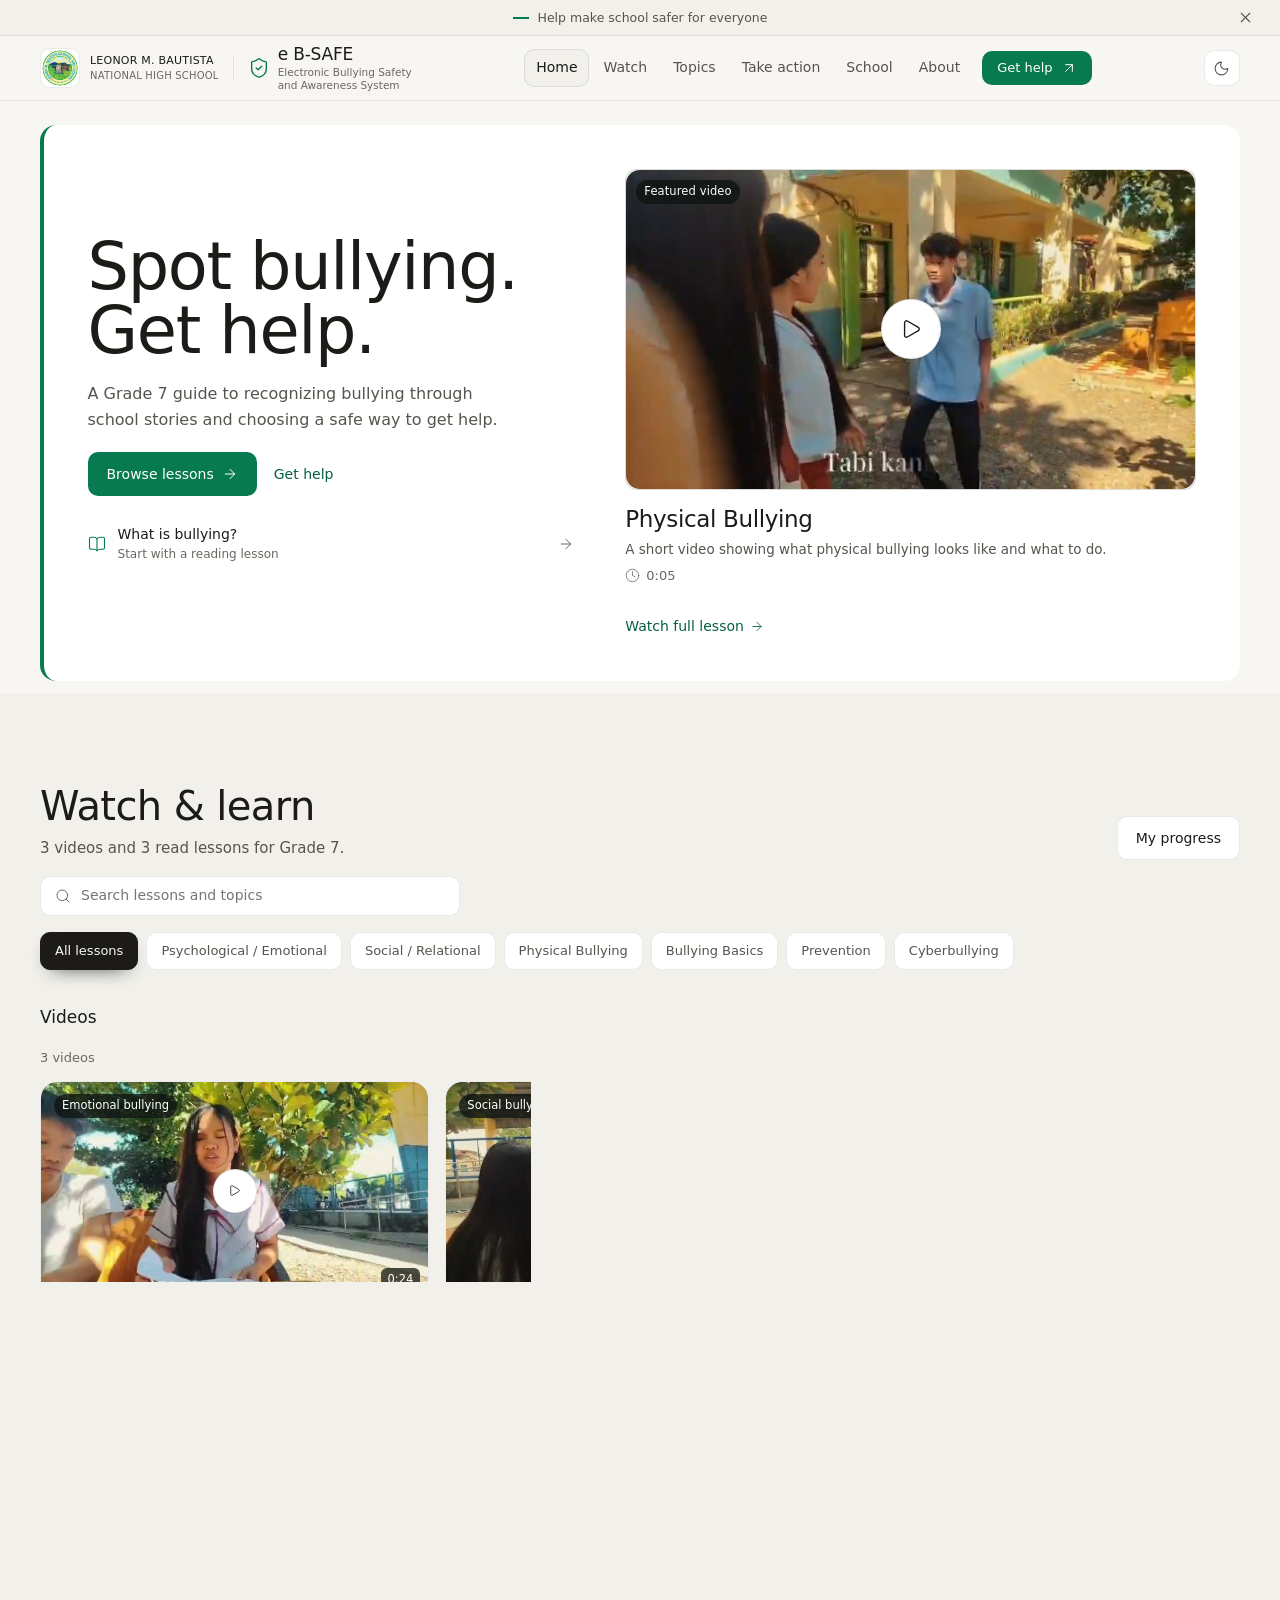
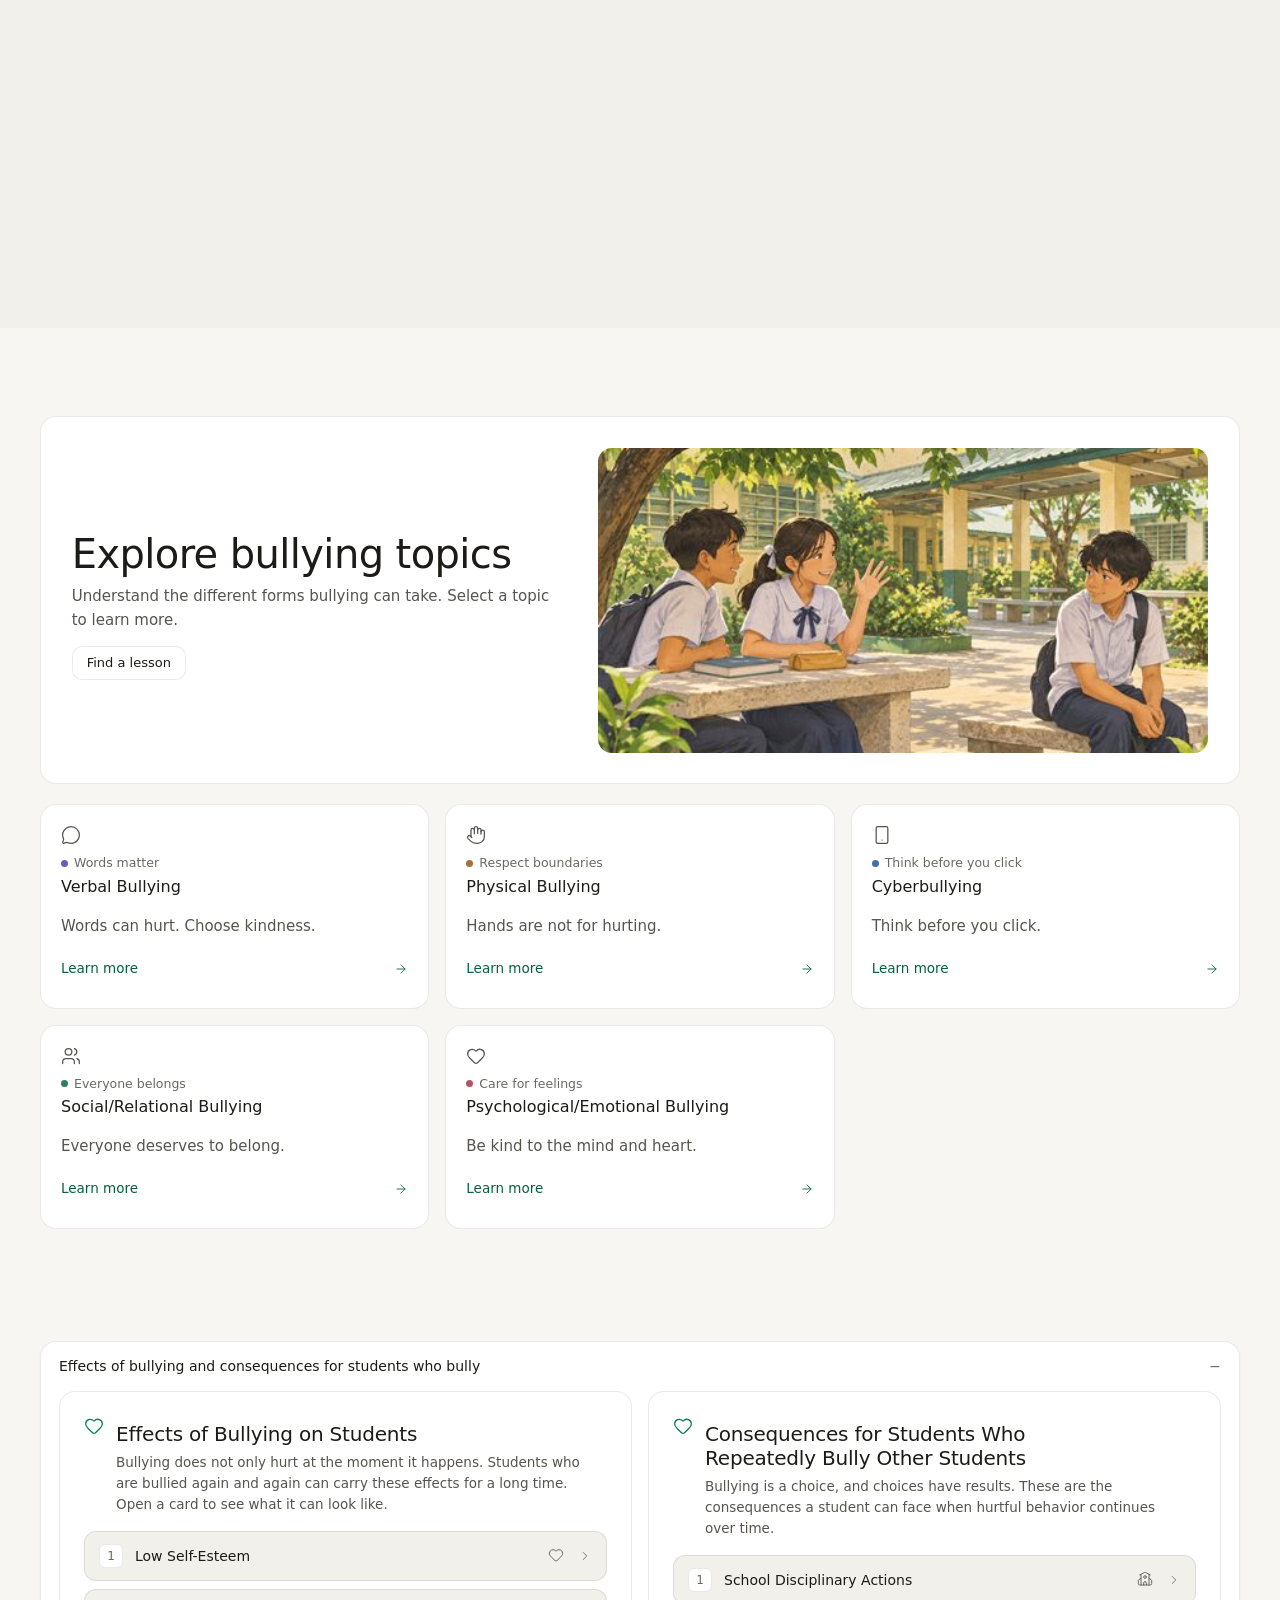
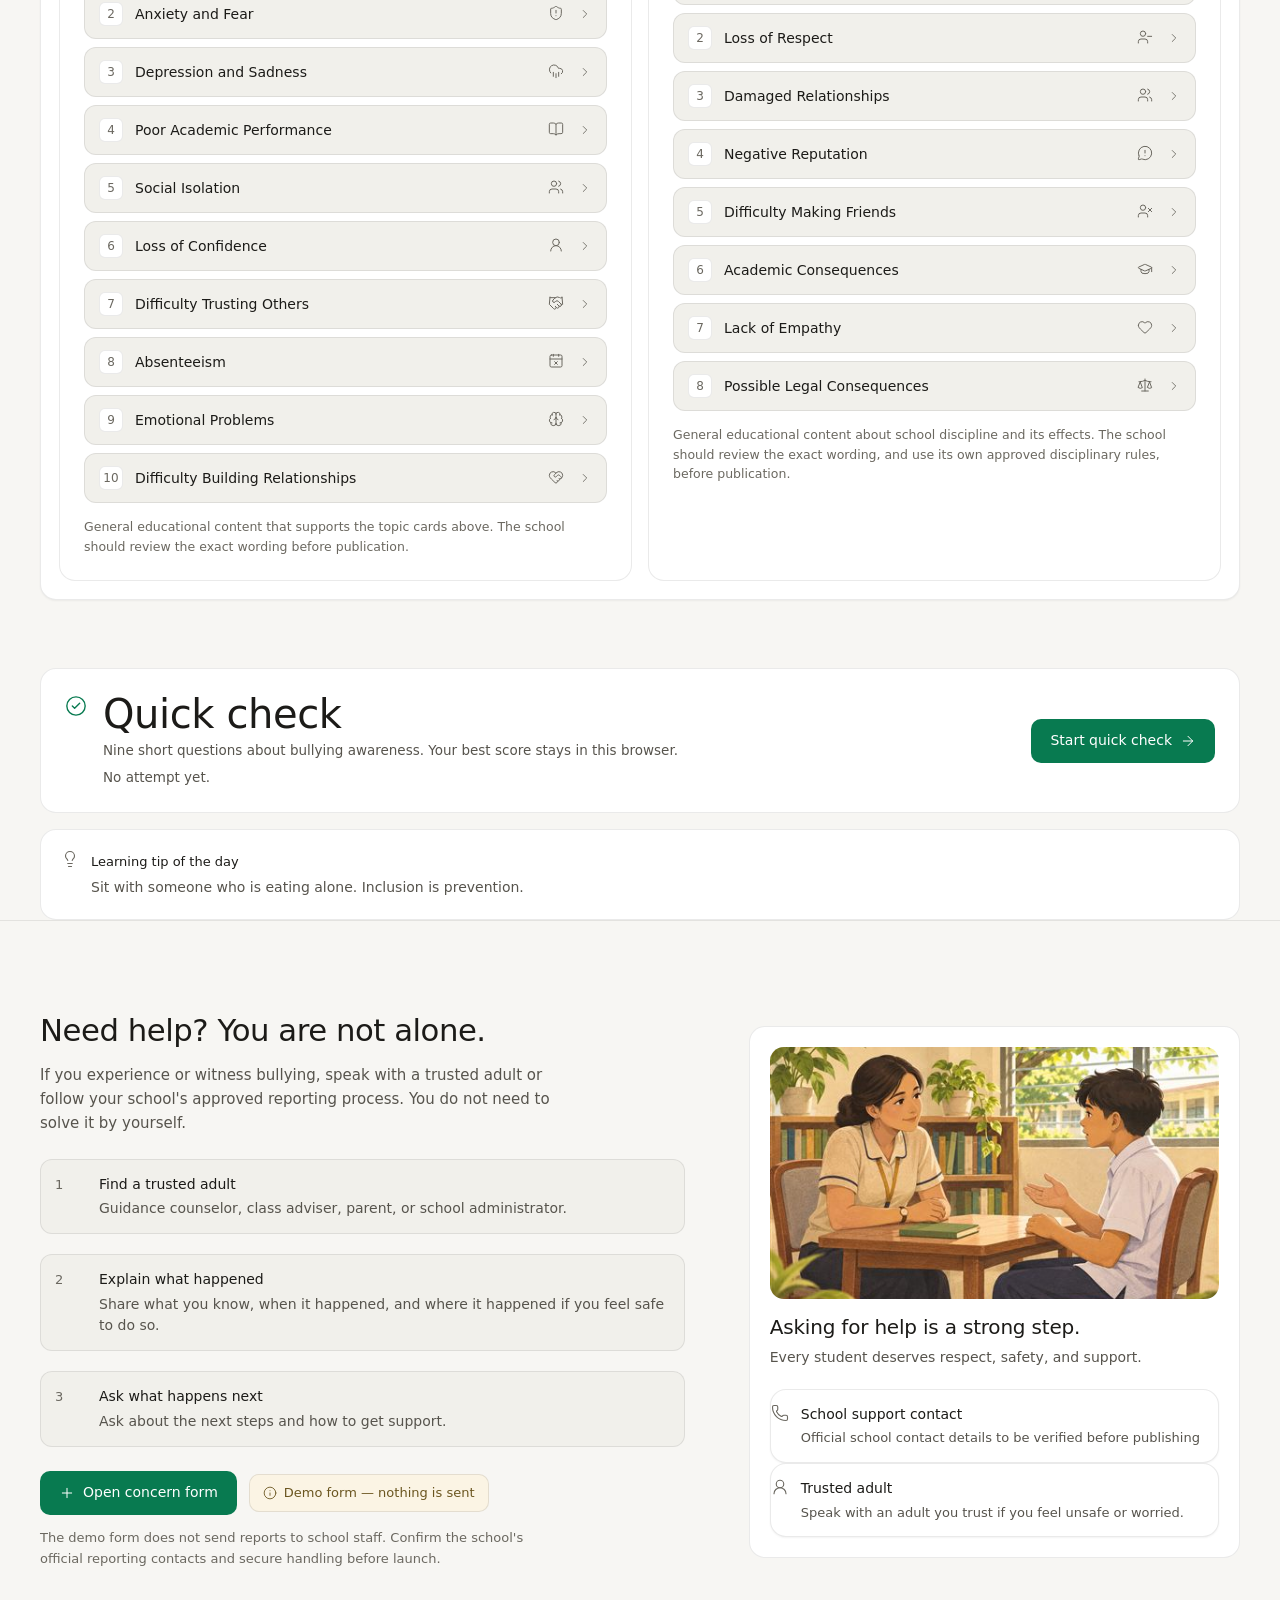
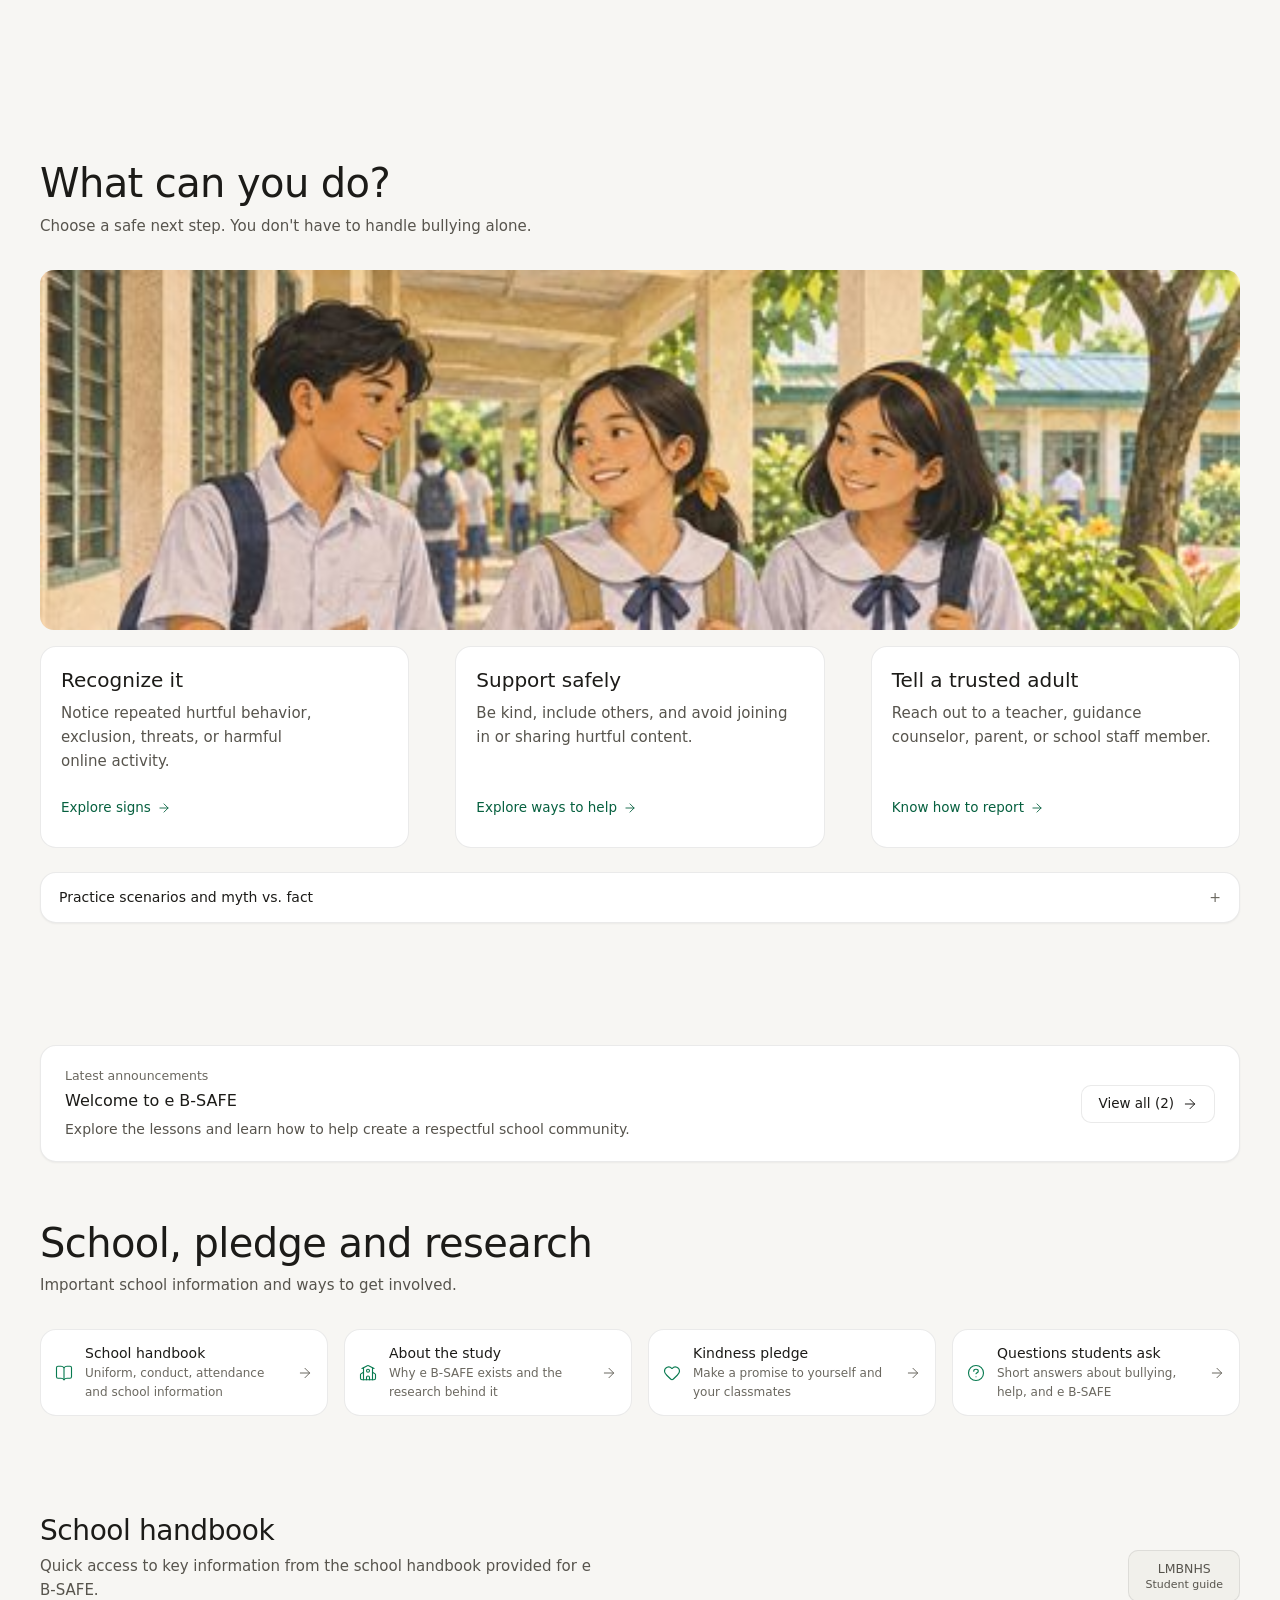
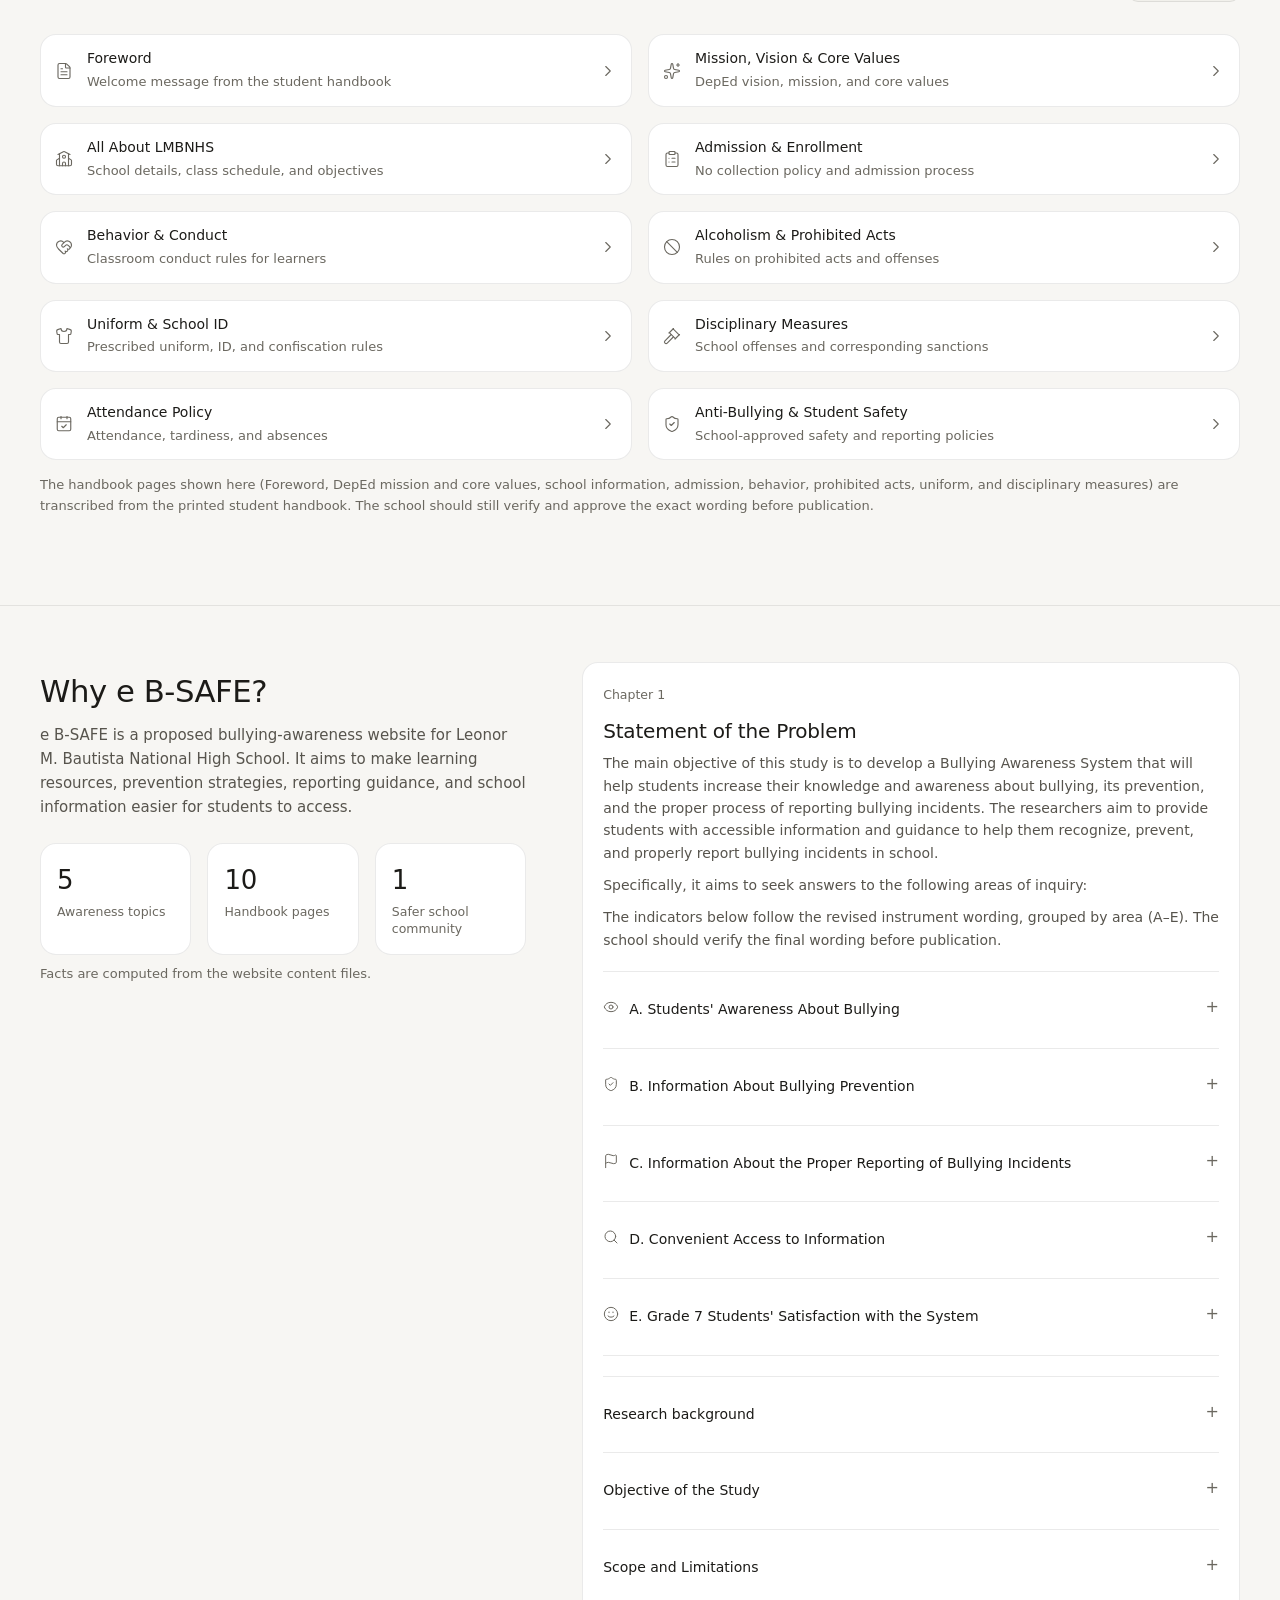
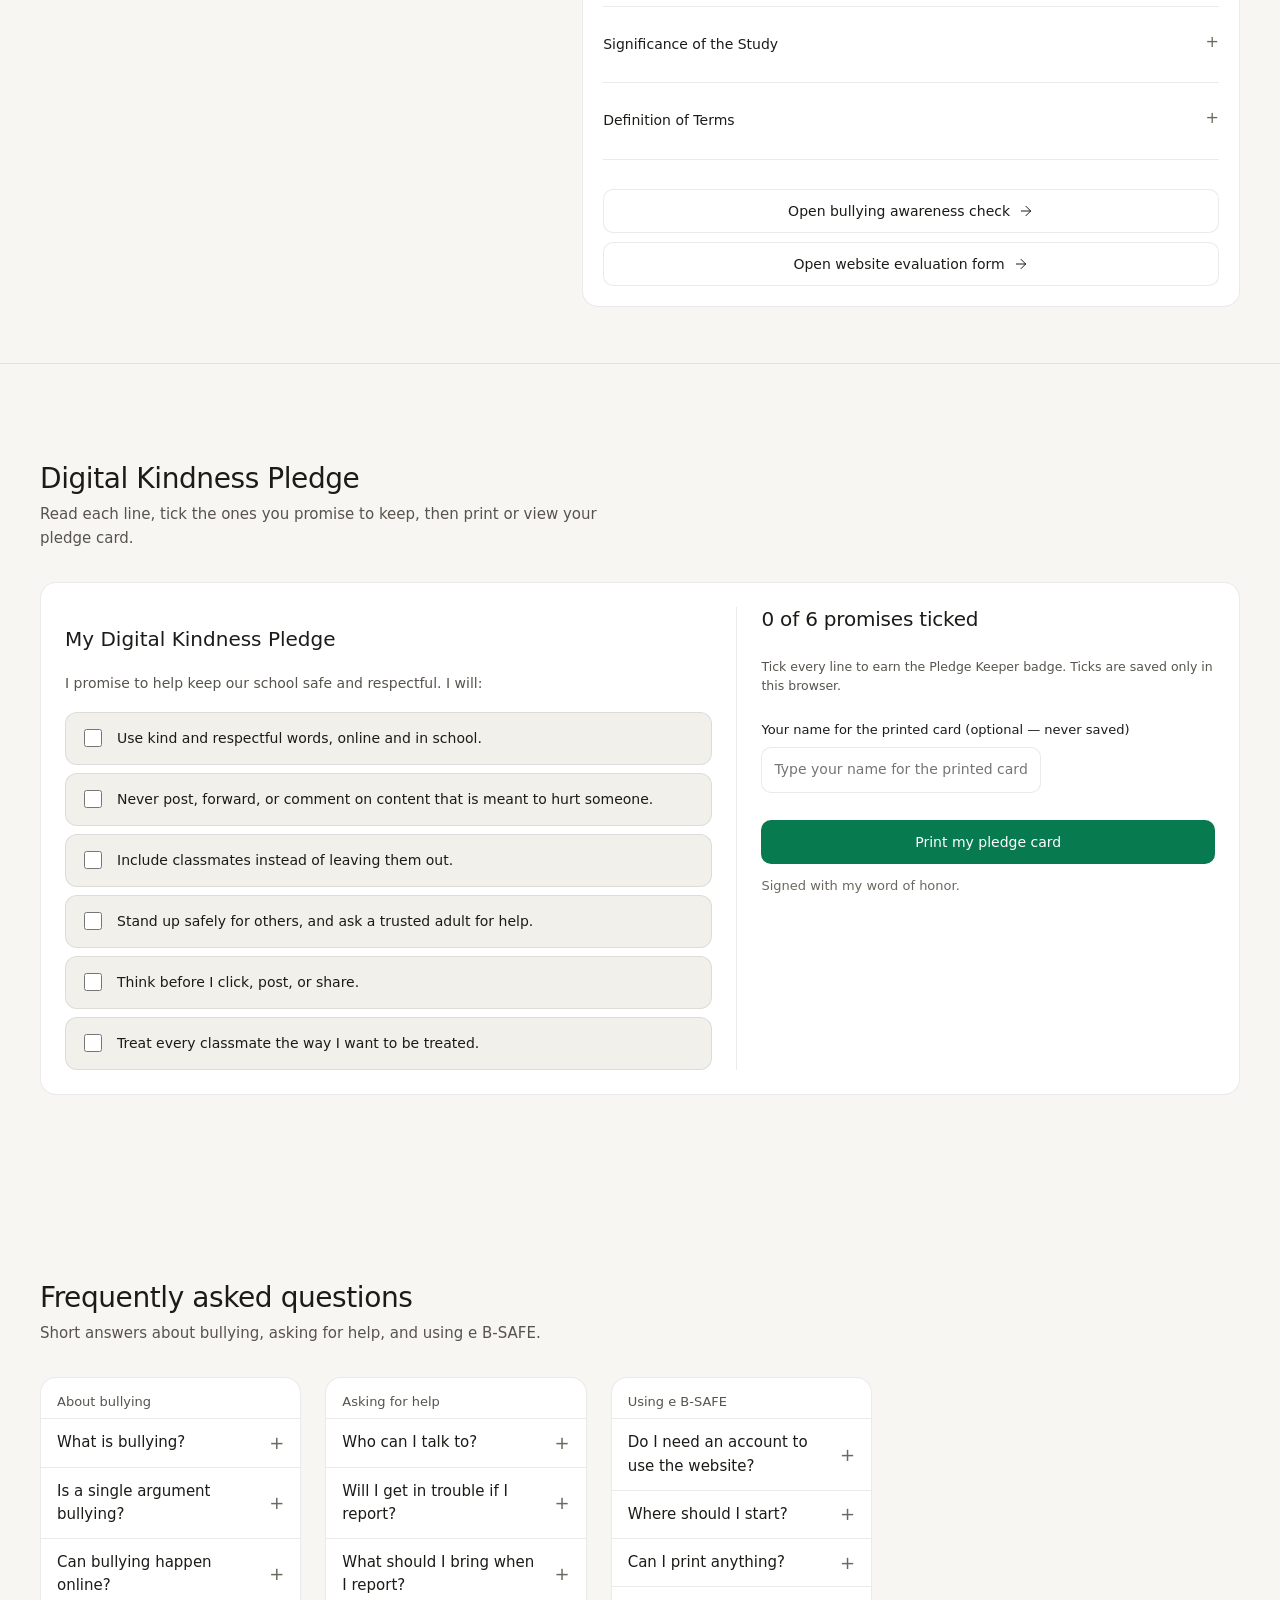
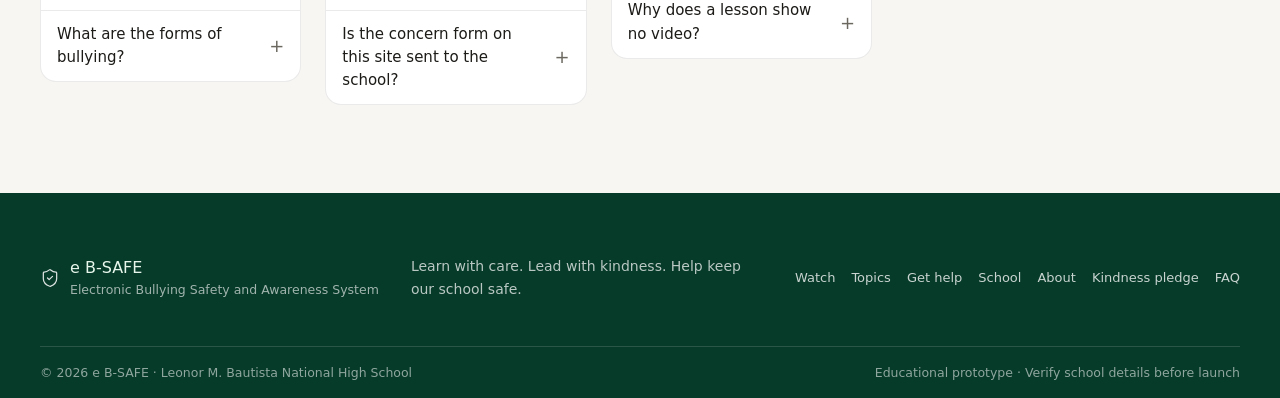
<file: docs/index.html>
<!doctype html>
<html lang="en">
<head>
  <meta charset="utf-8">
  <meta name="viewport" content="width=device-width, initial-scale=1">
  <meta name="theme-color" content="#116b43">
  <meta name="description" content="e B-SAFE — Electronic Bullying Safety and Awareness System for Leonor M. Bautista National High School.">
  <title>e B-SAFE | Bullying Safety & Awareness</title>
  <link rel="icon" type="image/jpeg" href="assets/school-logo.jpg">
  <link rel="apple-touch-icon" href="assets/school-logo.jpg">
  <link rel="stylesheet" href="styles.css?v=43">
  <script>/* Pre-paint theme bootstrap: keeps the inline flash of the wrong theme away. Stored raw so this tiny script can read it. */(function(){try{var t=localStorage.getItem("ebsafe_theme");if(t!=="dark"&&t!=="light"){t=window.matchMedia&&window.matchMedia("(prefers-color-scheme: dark)").matches?"dark":"light";}if(t==="dark"){document.documentElement.setAttribute("data-theme","dark");}}catch(e){}})();</script>
</head>
<body class="student-home">
  <svg class="icon-sprite" aria-hidden="true" focusable="false" xmlns="http://www.w3.org/2000/svg">
    <symbol id="i-arrow-left" viewBox="0 0 24 24" fill="none" stroke="currentColor" stroke-width="1.5" stroke-linecap="round" stroke-linejoin="round"><path d="m12 19-7-7 7-7"/> <path d="M19 12H5"/></symbol>
    <symbol id="i-arrow-right" viewBox="0 0 24 24" fill="none" stroke="currentColor" stroke-width="1.5" stroke-linecap="round" stroke-linejoin="round"><path d="M5 12h14"/> <path d="m12 5 7 7-7 7"/></symbol>
    <symbol id="i-arrow-up" viewBox="0 0 24 24" fill="none" stroke="currentColor" stroke-width="1.5" stroke-linecap="round" stroke-linejoin="round"><path d="m5 12 7-7 7 7"/> <path d="M12 19V5"/></symbol>
    <symbol id="i-arrow-up-right" viewBox="0 0 24 24" fill="none" stroke="currentColor" stroke-width="1.5" stroke-linecap="round" stroke-linejoin="round"><path d="M7 7h10v10"/> <path d="M7 17 17 7"/></symbol>
    <symbol id="i-award" viewBox="0 0 24 24" fill="none" stroke="currentColor" stroke-width="1.5" stroke-linecap="round" stroke-linejoin="round"><path d="m15.477 12.89 1.515 8.526a.5.5 0 0 1-.81.47l-3.58-2.687a1 1 0 0 0-1.197 0l-3.586 2.686a.5.5 0 0 1-.81-.469l1.514-8.526"/> <circle cx="12" cy="8" r="6"/></symbol>
    <symbol id="i-badge-check" viewBox="0 0 24 24" fill="none" stroke="currentColor" stroke-width="1.5" stroke-linecap="round" stroke-linejoin="round"><path d="M3.85 8.62a4 4 0 0 1 4.78-4.77 4 4 0 0 1 6.74 0 4 4 0 0 1 4.78 4.78 4 4 0 0 1 0 6.74 4 4 0 0 1-4.77 4.78 4 4 0 0 1-6.75 0 4 4 0 0 1-4.78-4.77 4 4 0 0 1 0-6.76Z"/> <path d="m16 9-5.5 5.5L8 12"/></symbol>
    <symbol id="i-ban" viewBox="0 0 24 24" fill="none" stroke="currentColor" stroke-width="1.5" stroke-linecap="round" stroke-linejoin="round"><circle cx="12" cy="12" r="10"/> <path d="M4.929 4.929 19.07 19.071"/></symbol>
    <symbol id="i-book-open" viewBox="0 0 24 24" fill="none" stroke="currentColor" stroke-width="1.5" stroke-linecap="round" stroke-linejoin="round"><path d="M12 5v16"/> <path d="M20.001 19A2 2 0 0022 17V5a2 2 0 00-1.999-2L16 3.002A5 5 0 0012 5a5 5 0 00-4-2H4a2 2 0 00-2 2v12a2 2 0 001.999 2H8a5 5 0 014 2 5 5 0 014-2z"/></symbol>
    <symbol id="i-brain" viewBox="0 0 24 24" fill="none" stroke="currentColor" stroke-width="1.5" stroke-linecap="round" stroke-linejoin="round"><path d="M12 18V5"/> <path d="M15 13a4.17 4.17 0 01-3-4 4.17 4.17 0 01-3 4"/> <path d="M17.707 6.294A3 3 0 1012 5a3 3 0 10-5.707 1.294"/> <path d="M17.996 5.125a4 4 0 012.526 5.77"/> <path d="M18 18a4 4 0 002-7.465"/> <path d="M19.967 17.482a4 4 0 11-7.967.517 4 4 0 11-7.967-.517"/> <path d="M6 18a4 4 0 01-2-7.465"/> <path d="M6.004 5.125a4 4 0 00-2.526 5.77"/></symbol>
    <symbol id="i-calendar-check" viewBox="0 0 24 24" fill="none" stroke="currentColor" stroke-width="1.5" stroke-linecap="round" stroke-linejoin="round"><path d="M8 2v3"/> <path d="M16 2v3"/> <rect x="3" y="3" width="18" height="18" rx="2"/> <path d="M3 9h18"/> <path d="m9 15 2 2 4-4"/></symbol>
    <symbol id="i-calendar-x" viewBox="0 0 24 24" fill="none" stroke="currentColor" stroke-width="1.5" stroke-linecap="round" stroke-linejoin="round"><path d="M8 2v3"/> <path d="M16 2v3"/> <rect x="3" y="3" width="18" height="18" rx="2"/> <path d="M3 9h18"/> <path d="m14 13-4 4"/> <path d="m10 13 4 4"/></symbol>
    <symbol id="i-check" viewBox="0 0 24 24" fill="none" stroke="currentColor" stroke-width="1.5" stroke-linecap="round" stroke-linejoin="round"><path d="M20 6 9 17l-5-5"/></symbol>
    <symbol id="i-chevron-down" viewBox="0 0 24 24" fill="none" stroke="currentColor" stroke-width="1.5" stroke-linecap="round" stroke-linejoin="round"><path d="m6 9 6 6 6-6"/></symbol>
    <symbol id="i-chevron-right" viewBox="0 0 24 24" fill="none" stroke="currentColor" stroke-width="1.5" stroke-linecap="round" stroke-linejoin="round"><path d="m9 18 6-6-6-6"/></symbol>
    <symbol id="i-chevron-up" viewBox="0 0 24 24" fill="none" stroke="currentColor" stroke-width="1.5" stroke-linecap="round" stroke-linejoin="round"><path d="m18 15-6-6-6 6"/></symbol>
    <symbol id="i-circle-alert" viewBox="0 0 24 24" fill="none" stroke="currentColor" stroke-width="1.5" stroke-linecap="round" stroke-linejoin="round"><circle cx="12" cy="12" r="10"/> <line x1="12" x2="12" y1="8" y2="12"/> <line x1="12" x2="12.01" y1="16" y2="16"/></symbol>
    <symbol id="i-circle-check" viewBox="0 0 24 24" fill="none" stroke="currentColor" stroke-width="1.5" stroke-linecap="round" stroke-linejoin="round"><circle cx="12" cy="12" r="10"/> <path d="m16 9-5.5 5.5L8 12"/></symbol>
    <symbol id="i-circle-help" viewBox="0 0 24 24" fill="none" stroke="currentColor" stroke-width="1.5" stroke-linecap="round" stroke-linejoin="round"><circle cx="12" cy="12" r="10"/> <path d="M9 9.5a3 2.5 0 016 0c0 2-2 2-3 3.5"/> <path d="M12 17h.01"/></symbol>
    <symbol id="i-circle-play" viewBox="0 0 24 24" fill="none" stroke="currentColor" stroke-width="1.5" stroke-linecap="round" stroke-linejoin="round"><path d="M9 9.003a1 1 0 0 1 1.517-.859l4.997 2.997a1 1 0 0 1 0 1.718l-4.997 2.997A1 1 0 0 1 9 14.996z"/> <circle cx="12" cy="12" r="10"/></symbol>
    <symbol id="i-clipboard-list" viewBox="0 0 24 24" fill="none" stroke="currentColor" stroke-width="1.5" stroke-linecap="round" stroke-linejoin="round"><rect width="8" height="4" x="8" y="2" rx="1" ry="1"/> <path d="M16 4h2a2 2 0 0 1 2 2v14a2 2 0 0 1-2 2H6a2 2 0 0 1-2-2V6a2 2 0 0 1 2-2h2"/> <path d="M12 11h4"/> <path d="M12 16h4"/> <path d="M8 11h.01"/> <path d="M8 16h.01"/></symbol>
    <symbol id="i-clock" viewBox="0 0 24 24" fill="none" stroke="currentColor" stroke-width="1.5" stroke-linecap="round" stroke-linejoin="round"><circle cx="12" cy="12" r="10"/> <path d="M12 6v6l4 2"/></symbol>
    <symbol id="i-cloud-rain" viewBox="0 0 24 24" fill="none" stroke="currentColor" stroke-width="1.5" stroke-linecap="round" stroke-linejoin="round"><path d="M4 14.899A7 7 0 1 1 15.71 8h1.79a4.5 4.5 0 0 1 2.5 8.242"/> <path d="M16 14v6"/> <path d="M8 14v6"/> <path d="M12 16v6"/></symbol>
    <symbol id="i-eye" viewBox="0 0 24 24" fill="none" stroke="currentColor" stroke-width="1.5" stroke-linecap="round" stroke-linejoin="round"><path d="M2.062 12.348a1 1 0 0 1 0-.696 10.75 10.75 0 0 1 19.876 0 1 1 0 0 1 0 .696 10.75 10.75 0 0 1-19.876 0"/> <circle cx="12" cy="12" r="3"/></symbol>
    <symbol id="i-file-text" viewBox="0 0 24 24" fill="none" stroke="currentColor" stroke-width="1.5" stroke-linecap="round" stroke-linejoin="round"><path d="M6 22a2 2 0 0 1-2-2V4a2 2 0 0 1 2-2h8a2.4 2.4 0 0 1 1.704.706l3.588 3.588A2.4 2.4 0 0 1 20 8v12a2 2 0 0 1-2 2z"/> <path d="M14 2v5a1 1 0 0 0 1 1h5"/> <path d="M10 9H8"/> <path d="M16 13H8"/> <path d="M16 17H8"/></symbol>
    <symbol id="i-flag" viewBox="0 0 24 24" fill="none" stroke="currentColor" stroke-width="1.5" stroke-linecap="round" stroke-linejoin="round"><path d="M4 22V4a1 1 0 0 1 .4-.8A6 6 0 0 1 8 2c3 0 5 2 7.333 2q2 0 3.067-.8A1 1 0 0 1 20 4v10a1 1 0 0 1-.4.8A6 6 0 0 1 16 16c-3 0-5-2-8-2a6 6 0 0 0-4 1.528"/></symbol>
    <symbol id="i-gavel" viewBox="0 0 24 24" fill="none" stroke="currentColor" stroke-width="1.5" stroke-linecap="round" stroke-linejoin="round"><path d="m14 13-8.381 8.38a1 1 0 0 1-3.001-3l8.384-8.381"/> <path d="m16 16 6-6"/> <path d="m21.5 10.5-8-8"/> <path d="m8 8 6-6"/> <path d="m8.5 7.5 8 8"/></symbol>
    <symbol id="i-graduation-cap" viewBox="0 0 24 24" fill="none" stroke="currentColor" stroke-width="1.5" stroke-linecap="round" stroke-linejoin="round"><path d="M21.42 10.922a1 1 0 0 0-.019-1.838L12.83 5.18a2 2 0 0 0-1.66 0L2.6 9.08a1 1 0 0 0 0 1.832l8.57 3.908a2 2 0 0 0 1.66 0z"/> <path d="M22 10v6"/> <path d="M6 12.5V16a6 3 0 0 0 12 0v-3.5"/></symbol>
    <symbol id="i-hand" viewBox="0 0 24 24" fill="none" stroke="currentColor" stroke-width="1.5" stroke-linecap="round" stroke-linejoin="round"><path d="M18 11V6a2 2 0 0 0-2-2a2 2 0 0 0-2 2"/> <path d="M14 10V4a2 2 0 0 0-2-2a2 2 0 0 0-2 2v2"/> <path d="M10 10.5V6a2 2 0 0 0-2-2a2 2 0 0 0-2 2v8"/> <path d="M18 8a2 2 0 1 1 4 0v6a8 8 0 0 1-8 8h-2c-2.8 0-4.5-.86-5.99-2.34l-3.6-3.6a2 2 0 0 1 2.83-2.82L7 15"/></symbol>
    <symbol id="i-handshake" viewBox="0 0 24 24" fill="none" stroke="currentColor" stroke-width="1.5" stroke-linecap="round" stroke-linejoin="round"><path d="m11 17 2 2a1 1 0 1 0 3-3"/> <path d="m14 14 2.5 2.5a1 1 0 1 0 3-3l-3.88-3.88a3 3 0 0 0-4.24 0l-.88.88a1 1 0 1 1-3-3l2.81-2.81a5.79 5.79 0 0 1 7.06-.87l.47.28a2 2 0 0 0 1.42.25L21 4"/> <path d="m21 3 1 11h-2"/> <path d="M3 3 2 14l6.5 6.5a1 1 0 1 0 3-3"/> <path d="M3 4h8"/></symbol>
    <symbol id="i-heart" viewBox="0 0 24 24" fill="none" stroke="currentColor" stroke-width="1.5" stroke-linecap="round" stroke-linejoin="round"><path d="M2 9.5a5.5 5.5 0 0 1 9.591-3.676.56.56 0 0 0 .818 0A5.49 5.49 0 0 1 22 9.5c0 2.29-1.5 4-3 5.5l-5.492 5.313a2 2 0 0 1-3 .019L5 15c-1.5-1.5-3-3.2-3-5.5"/></symbol>
    <symbol id="i-heart-handshake" viewBox="0 0 24 24" fill="none" stroke="currentColor" stroke-width="1.5" stroke-linecap="round" stroke-linejoin="round"><path d="M19.414 14.414C21 12.828 22 11.5 22 9.5a5.5 5.5 0 0 0-9.591-3.676.6.6 0 0 1-.818.001A5.5 5.5 0 0 0 2 9.5c0 2.3 1.5 4 3 5.5l5.535 5.362a2 2 0 0 0 2.879.052 2.12 2.12 0 0 0-.004-3 2.124 2.124 0 1 0 3-3 2.124 2.124 0 0 0 3.004 0 2 2 0 0 0 0-2.828l-1.881-1.882a2.41 2.41 0 0 0-3.409 0l-1.71 1.71a2 2 0 0 1-2.828 0 2 2 0 0 1 0-2.828l2.823-2.762"/></symbol>
    <symbol id="i-heart-pulse" viewBox="0 0 24 24" fill="none" stroke="currentColor" stroke-width="1.5" stroke-linecap="round" stroke-linejoin="round"><path d="M2 9.5a5.5 5.5 0 0 1 9.591-3.676.56.56 0 0 0 .818 0A5.49 5.49 0 0 1 22 9.5c0 2.29-1.5 4-3 5.5l-5.492 5.313a2 2 0 0 1-3 .019L5 15c-1.5-1.5-3-3.2-3-5.5"/> <path d="M3.22 13H9.5l.5-1 2 4.5 2-7 1.5 3.5h5.27"/></symbol>
    <symbol id="i-house" viewBox="0 0 24 24" fill="none" stroke="currentColor" stroke-width="1.5" stroke-linecap="round" stroke-linejoin="round"><path d="M15 21v-8a1 1 0 0 0-1-1h-4a1 1 0 0 0-1 1v8"/> <path d="M3 10a2 2 0 0 1 .709-1.528l7-6a2 2 0 0 1 2.582 0l7 6A2 2 0 0 1 21 10v9a2 2 0 0 1-2 2H5a2 2 0 0 1-2-2z"/></symbol>
    <symbol id="i-info" viewBox="0 0 24 24" fill="none" stroke="currentColor" stroke-width="1.5" stroke-linecap="round" stroke-linejoin="round"><circle cx="12" cy="12" r="10"/> <path d="M12 16v-4"/> <path d="M12 8h.01"/></symbol>
    <symbol id="i-life-buoy" viewBox="0 0 24 24" fill="none" stroke="currentColor" stroke-width="1.5" stroke-linecap="round" stroke-linejoin="round"><circle cx="12" cy="12" r="10"/> <path d="m4.93 4.93 4.24 4.24"/> <path d="m14.83 9.17 4.24-4.24"/> <path d="m14.83 14.83 4.24 4.24"/> <path d="m9.17 14.83-4.24 4.24"/> <circle cx="12" cy="12" r="4"/></symbol>
    <symbol id="i-lightbulb" viewBox="0 0 24 24" fill="none" stroke="currentColor" stroke-width="1.5" stroke-linecap="round" stroke-linejoin="round"><path d="M15 14c.2-1 .7-1.7 1.5-2.5 1-.9 1.5-2.2 1.5-3.5A6 6 0 0 0 6 8c0 1 .2 2.2 1.5 3.5.7.7 1.3 1.5 1.5 2.5"/> <path d="M9 18h6"/> <path d="M10 22h4"/></symbol>
    <symbol id="i-maximize" viewBox="0 0 24 24" fill="none" stroke="currentColor" stroke-width="1.5" stroke-linecap="round" stroke-linejoin="round"><path d="M8 3H5a2 2 0 0 0-2 2v3"/> <path d="M21 8V5a2 2 0 0 0-2-2h-3"/> <path d="M3 16v3a2 2 0 0 0 2 2h3"/> <path d="M16 21h3a2 2 0 0 0 2-2v-3"/></symbol>
    <symbol id="i-message-circle" viewBox="0 0 24 24" fill="none" stroke="currentColor" stroke-width="1.5" stroke-linecap="round" stroke-linejoin="round"><path d="M2.992 16.342a2 2 0 0 1 .094 1.167l-1.065 3.29a1 1 0 0 0 1.236 1.168l3.413-.998a2 2 0 0 1 1.099.092 10 10 0 1 0-4.777-4.719"/></symbol>
    <symbol id="i-message-circle-warning" viewBox="0 0 24 24" fill="none" stroke="currentColor" stroke-width="1.5" stroke-linecap="round" stroke-linejoin="round"><path d="M2.992 16.342a2 2 0 0 1 .094 1.167l-1.065 3.29a1 1 0 0 0 1.236 1.168l3.413-.998a2 2 0 0 1 1.099.092 10 10 0 1 0-4.777-4.719"/> <path d="M12 8v4"/> <path d="M12 16h.01"/></symbol>
    <symbol id="i-minimize" viewBox="0 0 24 24" fill="none" stroke="currentColor" stroke-width="1.5" stroke-linecap="round" stroke-linejoin="round"><path d="M8 3v3a2 2 0 0 1-2 2H3"/> <path d="M21 8h-3a2 2 0 0 1-2-2V3"/> <path d="M3 16h3a2 2 0 0 1 2 2v3"/> <path d="M16 21v-3a2 2 0 0 1 2-2h3"/></symbol>
    <symbol id="i-moon" viewBox="0 0 24 24" fill="none" stroke="currentColor" stroke-width="1.5" stroke-linecap="round" stroke-linejoin="round"><path d="M20.985 12.486a9 9 0 1 1-9.473-9.472c.405-.022.617.46.402.803a6 6 0 0 0 8.268 8.268c.344-.215.825-.004.803.401"/></symbol>
    <symbol id="i-pause" viewBox="0 0 24 24" fill="none" stroke="currentColor" stroke-width="1.5" stroke-linecap="round" stroke-linejoin="round"><rect x="14" y="3" width="5" height="18" rx="1"/> <rect x="5" y="3" width="5" height="18" rx="1"/></symbol>
    <symbol id="i-pencil" viewBox="0 0 24 24" fill="none" stroke="currentColor" stroke-width="1.5" stroke-linecap="round" stroke-linejoin="round"><path d="M21.174 6.812a1 1 0 0 0-3.986-3.987L3.842 16.174a2 2 0 0 0-.5.83l-1.321 4.352a.5.5 0 0 0 .623.622l4.353-1.32a2 2 0 0 0 .83-.497z"/> <path d="m15 5 4 4"/></symbol>
    <symbol id="i-phone" viewBox="0 0 24 24" fill="none" stroke="currentColor" stroke-width="1.5" stroke-linecap="round" stroke-linejoin="round"><path d="M13.832 16.568a1 1 0 0 0 1.213-.303l.355-.465A2 2 0 0 1 17 15h3a2 2 0 0 1 2 2v3a2 2 0 0 1-2 2A18 18 0 0 1 2 4a2 2 0 0 1 2-2h3a2 2 0 0 1 2 2v3a2 2 0 0 1-.8 1.6l-.468.351a1 1 0 0 0-.292 1.233 14 14 0 0 0 6.392 6.384"/></symbol>
    <symbol id="i-play" viewBox="0 0 24 24" fill="none" stroke="currentColor" stroke-width="1.5" stroke-linecap="round" stroke-linejoin="round"><path d="M5 5a2 2 0 0 1 3.008-1.728l11.997 6.998a2 2 0 0 1 .003 3.458l-12 7A2 2 0 0 1 5 19z"/></symbol>
    <symbol id="i-plus" viewBox="0 0 24 24" fill="none" stroke="currentColor" stroke-width="1.5" stroke-linecap="round" stroke-linejoin="round"><path d="M5 12h14"/> <path d="M12 5v14"/></symbol>
    <symbol id="i-scale" viewBox="0 0 24 24" fill="none" stroke="currentColor" stroke-width="1.5" stroke-linecap="round" stroke-linejoin="round"><path d="M12 3v18"/> <path d="m19 8 3 8a5 5 0 0 1-6 0zV7"/> <path d="M3 7h1a17 17 0 0 0 8-2 17 17 0 0 0 8 2h1"/> <path d="m5 8 3 8a5 5 0 0 1-6 0zV7"/> <path d="M7 21h10"/></symbol>
    <symbol id="i-school" viewBox="0 0 24 24" fill="none" stroke="currentColor" stroke-width="1.5" stroke-linecap="round" stroke-linejoin="round"><path d="M14 21v-3a2 2 0 0 0-4 0v3"/> <path d="M18 4.933V21"/> <path d="m4 6 7.106-3.79a2 2 0 0 1 1.788 0L20 6"/> <path d="m6 11-3.52 2.147a1 1 0 0 0-.48.854V19a2 2 0 0 0 2 2h16a2 2 0 0 0 2-2v-5a1 1 0 0 0-.48-.853L18 11"/> <path d="M6 4.933V21"/> <circle cx="12" cy="9" r="2"/></symbol>
    <symbol id="i-search" viewBox="0 0 24 24" fill="none" stroke="currentColor" stroke-width="1.5" stroke-linecap="round" stroke-linejoin="round"><path d="m21 21-4.34-4.34"/> <circle cx="11" cy="11" r="8"/></symbol>
    <symbol id="i-settings" viewBox="0 0 24 24" fill="none" stroke="currentColor" stroke-width="1.5" stroke-linecap="round" stroke-linejoin="round"><path d="M9.671 4.136a2.34 2.34 0 0 1 4.659 0 2.34 2.34 0 0 0 3.319 1.915 2.34 2.34 0 0 1 2.33 4.033 2.34 2.34 0 0 0 0 3.831 2.34 2.34 0 0 1-2.33 4.033 2.34 2.34 0 0 0-3.319 1.915 2.34 2.34 0 0 1-4.659 0 2.34 2.34 0 0 0-3.32-1.915 2.34 2.34 0 0 1-2.33-4.033 2.34 2.34 0 0 0 0-3.831A2.34 2.34 0 0 1 6.35 6.051a2.34 2.34 0 0 0 3.319-1.915"/> <circle cx="12" cy="12" r="3"/></symbol>
    <symbol id="i-shield-alert" viewBox="0 0 24 24" fill="none" stroke="currentColor" stroke-width="1.5" stroke-linecap="round" stroke-linejoin="round"><path d="M20 13c0 5-3.5 7.5-7.66 8.95a1 1 0 0 1-.67-.01C7.5 20.5 4 18 4 13V6a1 1 0 0 1 1-1c2 0 4.5-1.2 6.24-2.72a1.17 1.17 0 0 1 1.52 0C14.51 3.81 17 5 19 5a1 1 0 0 1 1 1z"/> <path d="M12 8v4"/> <path d="M12 16h.01"/></symbol>
    <symbol id="i-shield-check" viewBox="0 0 24 24" fill="none" stroke="currentColor" stroke-width="1.5" stroke-linecap="round" stroke-linejoin="round"><path d="M20 13c0 5-3.5 7.5-7.66 8.95a1 1 0 0 1-.67-.01C7.5 20.5 4 18 4 13V6a1 1 0 0 1 1-1c2 0 4.5-1.2 6.24-2.72a1.17 1.17 0 0 1 1.52 0C14.51 3.81 17 5 19 5a1 1 0 0 1 1 1z"/> <path d="m9 12 2 2 4-4"/></symbol>
    <symbol id="i-shirt" viewBox="0 0 24 24" fill="none" stroke="currentColor" stroke-width="1.5" stroke-linecap="round" stroke-linejoin="round"><path d="M20.38 3.46 16 2a4 4 0 0 1-8 0L3.62 3.46a2 2 0 0 0-1.34 2.23l.58 3.47a1 1 0 0 0 .99.84H6v10c0 1.1.9 2 2 2h8a2 2 0 0 0 2-2V10h2.15a1 1 0 0 0 .99-.84l.58-3.47a2 2 0 0 0-1.34-2.23z"/></symbol>
    <symbol id="i-smartphone" viewBox="0 0 24 24" fill="none" stroke="currentColor" stroke-width="1.5" stroke-linecap="round" stroke-linejoin="round"><rect width="14" height="20" x="5" y="2" rx="2" ry="2"/> <path d="M12 18h.01"/></symbol>
    <symbol id="i-smile" viewBox="0 0 24 24" fill="none" stroke="currentColor" stroke-width="1.5" stroke-linecap="round" stroke-linejoin="round"><path d="M15 10V9"/> <path d="M16.472 15a6 6 0 01-8.943 0"/> <path d="M9 10V9"/> <circle cx="12" cy="12" r="10"/></symbol>
    <symbol id="i-sparkles" viewBox="0 0 24 24" fill="none" stroke="currentColor" stroke-width="1.5" stroke-linecap="round" stroke-linejoin="round"><path d="M11.017 2.814a1 1 0 0 1 1.966 0l1.051 5.558a2 2 0 0 0 1.594 1.594l5.558 1.051a1 1 0 0 1 0 1.966l-5.558 1.051a2 2 0 0 0-1.594 1.594l-1.051 5.558a1 1 0 0 1-1.966 0l-1.051-5.558a2 2 0 0 0-1.594-1.594l-5.558-1.051a1 1 0 0 1 0-1.966l5.558-1.051a2 2 0 0 0 1.594-1.594z"/> <path d="M20 2v4"/> <path d="M22 4h-4"/> <circle cx="4" cy="20" r="2"/></symbol>
    <symbol id="i-star" viewBox="0 0 24 24" fill="none" stroke="currentColor" stroke-width="1.5" stroke-linecap="round" stroke-linejoin="round"><path d="M11.525 2.295a.53.53 0 0 1 .95 0l2.31 4.679a2.123 2.123 0 0 0 1.595 1.16l5.166.756a.53.53 0 0 1 .294.904l-3.736 3.638a2.123 2.123 0 0 0-.611 1.878l.882 5.14a.53.53 0 0 1-.771.56l-4.618-2.428a2.122 2.122 0 0 0-1.973 0L6.396 21.01a.53.53 0 0 1-.77-.56l.881-5.139a2.122 2.122 0 0 0-.611-1.879L2.16 9.795a.53.53 0 0 1 .294-.906l5.165-.755a2.122 2.122 0 0 0 1.597-1.16z"/></symbol>
    <symbol id="i-sun" viewBox="0 0 24 24" fill="none" stroke="currentColor" stroke-width="1.5" stroke-linecap="round" stroke-linejoin="round"><circle cx="12" cy="12" r="4"/> <path d="M12 2v2"/> <path d="M12 20v2"/> <path d="m4.93 4.93 1.41 1.41"/> <path d="m17.66 17.66 1.41 1.41"/> <path d="M2 12h2"/> <path d="M20 12h2"/> <path d="m6.34 17.66-1.41 1.41"/> <path d="m19.07 4.93-1.41 1.41"/></symbol>
    <symbol id="i-target" viewBox="0 0 24 24" fill="none" stroke="currentColor" stroke-width="1.5" stroke-linecap="round" stroke-linejoin="round"><circle cx="12" cy="12" r="10"/> <circle cx="12" cy="12" r="6"/> <circle cx="12" cy="12" r="2"/></symbol>
    <symbol id="i-user-minus" viewBox="0 0 24 24" fill="none" stroke="currentColor" stroke-width="1.5" stroke-linecap="round" stroke-linejoin="round"><path d="M16 21v-2a4 4 0 0 0-4-4H6a4 4 0 0 0-4 4v2"/> <circle cx="9" cy="7" r="4"/> <line x1="22" x2="16" y1="11" y2="11"/></symbol>
    <symbol id="i-user-round" viewBox="0 0 24 24" fill="none" stroke="currentColor" stroke-width="1.5" stroke-linecap="round" stroke-linejoin="round"><circle cx="12" cy="8" r="5"/> <path d="M20 21a8 8 0 0 0-16 0"/></symbol>
    <symbol id="i-user-x" viewBox="0 0 24 24" fill="none" stroke="currentColor" stroke-width="1.5" stroke-linecap="round" stroke-linejoin="round"><path d="M16 21v-2a4 4 0 0 0-4-4H6a4 4 0 0 0-4 4v2"/> <circle cx="9" cy="7" r="4"/> <line x1="17" x2="22" y1="8" y2="13"/> <line x1="22" x2="17" y1="8" y2="13"/></symbol>
    <symbol id="i-users" viewBox="0 0 24 24" fill="none" stroke="currentColor" stroke-width="1.5" stroke-linecap="round" stroke-linejoin="round"><path d="M16 21v-2a4 4 0 0 0-4-4H6a4 4 0 0 0-4 4v2"/> <path d="M16 3.128a4 4 0 0 1 0 7.744"/> <path d="M22 21v-2a4 4 0 0 0-3-3.87"/> <circle cx="9" cy="7" r="4"/></symbol>
    <symbol id="i-volume-2" viewBox="0 0 24 24" fill="none" stroke="currentColor" stroke-width="1.5" stroke-linecap="round" stroke-linejoin="round"><path d="M11 4.702a.705.705 0 0 0-1.203-.498L6.413 7.587A1.4 1.4 0 0 1 5.416 8H3a1 1 0 0 0-1 1v6a1 1 0 0 0 1 1h2.416a1.4 1.4 0 0 1 .997.413l3.383 3.384A.705.705 0 0 0 11 19.298z"/> <path d="M16 9a5 5 0 0 1 0 6"/> <path d="M19.364 18.364a9 9 0 0 0 0-12.728"/></symbol>
    <symbol id="i-volume-x" viewBox="0 0 24 24" fill="none" stroke="currentColor" stroke-width="1.5" stroke-linecap="round" stroke-linejoin="round"><path d="M11 4.702a.7.7 0 0 0-1.203-.498L6.413 7.587A1.4 1.4 0 0 1 5.416 8H3a1 1 0 0 0-1 1v6a1 1 0 0 0 1 1h2.416a1.4 1.4 0 0 1 .997.413l3.383 3.384A.7.7 0 0 0 11 19.298z"/> <path d="m16.5 14.5 5-5"/> <path d="m16.5 9.5 5 5"/></symbol>
    <symbol id="i-x" viewBox="0 0 24 24" fill="none" stroke="currentColor" stroke-width="1.5" stroke-linecap="round" stroke-linejoin="round"><path d="M18 6 6 18"/> <path d="m6 6 12 12"/></symbol>
  </svg>
  <div class="nav-backdrop" id="navBackdrop" hidden></div>
  <div class="reading-progress" id="readingProgress" aria-hidden="true"><span></span></div>
  <a class="skip-link" href="#main-content">Skip to content</a>
  <div class="announcement-bar">
    <span class="announcement-dot"></span>
    <span>Help make school safer for everyone</span>
    <button class="text-button" id="dismissAnnouncement" aria-label="Dismiss announcement"><svg aria-hidden="true"><use href="#i-x"/></svg></button>
  </div>

  <header class="site-header">
    <div class="header-inner container">
      <a class="brand" href="#home" aria-label="e B-SAFE home">
        <div class="school-logo" id="schoolLogo" aria-label="Leonor M. Bautista National High School logo">
          <img src="assets/school-logo.jpg" alt="Leonor M. Bautista National High School official logo" decoding="async">
        </div>
        <div class="brand-school">
          <strong>LEONOR M. BAUTISTA</strong>
          <span>NATIONAL HIGH SCHOOL</span>
        </div>
        <span class="brand-divider"></span>
        <div class="brand-system">
          <span class="brand-shield"><svg aria-hidden="true"><use href="#i-shield-check"/></svg></span>
          <span><strong>e B-SAFE</strong><small>Electronic Bullying Safety<br>and Awareness System</small></span>
        </div>
      </a>
      <nav class="main-nav" id="mainNav" aria-label="Main navigation">
        <span class="nav-pill" aria-hidden="true"></span>
        <a class="nav-link active" href="#home">Home</a>
        <a class="nav-link" href="#videos">Watch</a>
        <a class="nav-link" href="#awareness">Topics</a>
        <a class="nav-link" href="#prevention">Take action</a>
        <a class="nav-link" href="#handbook">School</a>
        <a class="nav-link" href="#about">About</a>
        <button class="btn btn-primary btn-small" id="navGetHelp">Get help <svg class="btn-ico" aria-hidden="true"><use href="#i-arrow-up-right"/></svg></button>
      </nav>
      <div class="header-utils">
        <button class="theme-toggle" id="themeToggle" type="button" aria-pressed="false" aria-label="Switch to dark theme"><svg class="theme-icon icon-moon" aria-hidden="true"><use href="#i-moon"/></svg><svg class="theme-icon icon-sun" aria-hidden="true"><use href="#i-sun"/></svg></button>
        <button class="menu-toggle" id="menuToggle" type="button" aria-label="Open navigation" aria-controls="mainNav" aria-expanded="false"><span></span><span></span><span></span></button>
      </div>
    </div>
  </header>

  <main id="main-content">
    <div class="container" id="contentAlert" hidden></div>

    <section class="hero student-hero container section-anchor" id="home">
      <div class="hero-copy student-hero-copy">
        <h1>Spot bullying.<br>Get help.</h1>
        <p>A Grade 7 guide to recognizing bullying through school stories and choosing a safe way to get help.</p>
        <div class="hero-actions">
          <a class="btn btn-primary" href="#videos" id="startLearning">Browse lessons <svg class="btn-ico" aria-hidden="true"><use href="#i-arrow-right"/></svg></a>
          <a class="btn btn-secondary" href="#reporting">Get help</a>
        </div>
        <a class="start-here-card" id="startHereCard" href="video.html?lesson=intro" data-watch="intro">
          <span class="start-here-icon" aria-hidden="true"><svg><use href="#i-book-open"/></svg></span>
          <span class="start-here-copy"><strong>What is bullying?</strong><small>Start with a reading lesson</small></span>
          <span class="start-here-arrow" aria-hidden="true"><svg><use href="#i-arrow-right"/></svg></span>
        </a>
      </div>
      <div class="student-hero-media">
        <div class="hero-video-shell">
          <div class="hero-video-card" id="featuredVideoImage">
            <img class="featured-poster" src="assets/posters/emotional-bullying.jpg" width="640" height="360" fetchpriority="high" decoding="async" alt="">
            <span class="hero-media-label">Featured video</span>
            <button class="big-play" id="featuredPlay" type="button" data-watch="emotional-video" aria-label="Play featured video"><svg class="icon-solid" aria-hidden="true"><use href="#i-play"/></svg></button>
          </div>
          <div class="hero-video-copy">
            <h2 id="featuredTitle">Psychological / Emotional Bullying</h2>
            <p id="featuredDescription">A short video on emotional harm and getting support.</p>
            <div class="video-meta"><span><svg class="meta-ico" aria-hidden="true"><use href="#i-clock"/></svg><span id="featuredDuration">0:24</span></span></div>
            <div class="video-preview-actions">
              <a class="hero-video-link" id="featuredWatch" href="video.html?lesson=emotional-video" data-watch="emotional-video">Watch full lesson <svg class="inline-ico" aria-hidden="true"><use href="#i-arrow-right"/></svg></a>
            </div>
          </div>
        </div>
      </div>
    </section>

    <section class="container rail-section" id="continueWatching" hidden aria-labelledby="continueTitle">
      <div class="shelf-head"><h2 id="continueTitle">Continue watching</h2><span class="muted" id="continueCount"></span></div>
      <div class="media-rail" id="continueRow"></div>
    </section>

    <section class="container rail-section" id="savedVideos" hidden aria-labelledby="savedTitle">
      <div class="shelf-head"><h2 id="savedTitle">Saved lessons</h2><span class="muted" id="savedCount"></span></div>
      <div class="media-rail" id="savedRow"></div>
    </section>

    <section class="container progress-strip" id="progressPreview" aria-label="Your learning progress" hidden></section>

    <section class="video-section section-anchor" id="videos">
      <div class="container">
        <div class="section-heading library-head">
          <div><h2>Watch &amp; learn</h2><p id="librarySummary">Three short videos and three read lessons for Grade 7.</p></div>
          <div class="heading-actions"><button class="btn btn-secondary" id="openProgress" type="button">My progress</button></div>
        </div>
        <div class="library-tools">
          <label class="search-box"><svg class="search-icon" aria-hidden="true"><use href="#i-search"/></svg><input type="search" id="siteSearch" placeholder="Search lessons and topics" aria-label="Search lessons and topics"></label>
          <div class="filter-chips" id="lessonFilters" role="group" aria-label="Filter lessons by category"></div>
        </div>
        <div class="shelf-head video-shelf-head">
          <div><h3>Videos</h3><span class="muted" id="videoCount"></span></div>
        </div>
        <div class="video-grid" id="videoGrid"><p class="grid-loading">Loading video lessons…</p></div>
        <div class="shelf-head read-shelf-head"><div><h3>Read &amp; learn</h3><p>Reading lessons without a school-approved video yet.</p></div><span class="muted" id="readCount"></span></div>
        <div class="read-grid" id="readGrid"><p class="grid-loading">Loading read lessons…</p></div>
      </div>
    </section>

    <section class="section container section-anchor" id="awareness">
      <div class="illustrated-intro">
        <div class="section-heading">
          <div><h2>Explore bullying topics</h2><p>Understand the different forms bullying can take. Select a topic to learn more.</p></div>
          <a class="btn btn-secondary btn-small" href="#videos">Find a lesson</a>
        </div>
        <img class="section-art" src="assets/illustrations/notice-960.jpg" srcset="assets/illustrations/notice-480.jpg 480w, assets/illustrations/notice-960.jpg 960w" sizes="(max-width: 767px) calc(100vw - 40px), (max-width: 1264px) 53vw, 640px" width="960" height="640" alt="" loading="lazy" decoding="async">
      </div>
      <div class="topic-grid" id="topicGrid"><p class="grid-loading">Loading topics…</p></div>
      <div class="no-results hidden" id="topicNoResults"><span class="no-results-icon" aria-hidden="true"><svg><use href="#i-search"/></svg></span><strong>No matching topics</strong><p>Try a different word, or clear the search box to see all five bullying topics again.</p></div>
    </section>

    <div class="container extra-region" id="awarenessExtra" hidden>
      <details class="awareness-extra-details" id="effects-consequences" open>
        <summary>Effects of bullying and consequences for students who bully</summary>
        <div class="extra-grid" id="awarenessExtraGrid"></div>
      </details>
    </div>

    <section class="container quick-check" id="quickCheck" aria-labelledby="quickCheckTitle">
      <div class="quick-check-icon" aria-hidden="true"><svg><use href="#i-circle-check"/></svg></div>
      <div class="quick-check-copy"><h2 id="quickCheckTitle">Quick check</h2><p>Nine short questions about bullying awareness. Your best score stays in this browser.</p><p class="quick-check-best" id="quickCheckBest">No attempt yet.</p></div>
      <button class="btn btn-primary" id="featuredQuiz" type="button">Start quick check <svg class="btn-ico" aria-hidden="true"><use href="#i-arrow-right"/></svg></button>
    </section>

    <section class="container tip-strip" id="tipCard" aria-label="Learning tip of the day"></section>

    <section class="report-section section-anchor" id="reporting">
      <div class="container report-layout"><div class="report-copy" id="reportCopy"></div><div class="report-side" id="reportSide"></div></div>
    </section>

    <section class="section container section-anchor" id="prevention">
      <div class="section-heading"><div><h2>What can you do?</h2><p>Choose a safe next step. You don't have to handle bullying alone.</p></div></div>
      <img class="section-art prevention-art" src="assets/illustrations/include-others-960.jpg" srcset="assets/illustrations/include-others-480.jpg 480w, assets/illustrations/include-others-960.jpg 960w" sizes="(max-width: 1264px) calc(100vw - 40px), 1200px" width="960" height="640" alt="" loading="lazy" decoding="async">
      <div class="action-grid">
        <article class="action-card"><div class="action-icon action-1"><svg aria-hidden="true"><use href="#i-eye"/></svg></div><h3>Recognize it</h3><p>Notice repeated hurtful behavior, exclusion, threats, or harmful online activity.</p><button class="link-button" data-topic="Signs of Bullying">Explore signs <svg class="link-ico" aria-hidden="true"><use href="#i-arrow-right"></use></svg></button></article>
        <article class="action-card"><div class="action-icon action-2"><svg aria-hidden="true"><use href="#i-heart"/></svg></div><h3>Support safely</h3><p>Be kind, include others, and avoid joining in or sharing hurtful content.</p><button class="link-button" data-topic="Supporting Others">Explore ways to help <svg class="link-ico" aria-hidden="true"><use href="#i-arrow-right"></use></svg></button></article>
        <article class="action-card"><div class="action-icon action-3"><svg aria-hidden="true"><use href="#i-message-circle"/></svg></div><h3>Tell a trusted adult</h3><p>Reach out to a teacher, guidance counselor, parent, or school staff member.</p><a class="link-button" href="#reporting">Know how to report <svg class="link-ico" aria-hidden="true"><use href="#i-arrow-right"></use></svg></a></article>
      </div>
      <details class="practice-details">
        <summary>Practice scenarios and myth vs. fact</summary>
        <div class="scenario-panel" id="scenarioPanel"></div>
        <div class="myth-section" id="mythSection"></div>
      </details>
    </section>

    <section class="container announcement-strip" aria-labelledby="announcementHeading">
      <div class="strip-copy">
        <span class="strip-eyebrow" id="announcementHeading">Latest announcements</span>
        <strong id="announcementStripTitle">Welcome to e B-SAFE</strong>
        <p id="announcementStripBody">Explore the lessons and learn how to help create a respectful school community.</p>
      </div>
      <button class="btn strip-btn" id="viewAllAnnouncements" type="button">View all <svg class="btn-ico" aria-hidden="true"><use href="#i-arrow-right"></use></svg></button>
    </section>

    <section class="container more-section" aria-labelledby="moreTitle">
      <div class="section-heading"><div><h2 id="moreTitle">School, pledge and research</h2><p>Important school information and ways to get involved.</p></div></div>
      <div class="more-grid">
        <a class="more-card" href="#handbook"><span class="more-icon" aria-hidden="true"><svg><use href="#i-book-open"/></svg></span><span class="more-copy"><strong>School handbook</strong><small>Uniform, conduct, attendance and school information</small></span><span class="more-arrow" aria-hidden="true"><svg><use href="#i-arrow-right"/></svg></span></a>
        <a class="more-card" href="#about"><span class="more-icon" aria-hidden="true"><svg><use href="#i-school"/></svg></span><span class="more-copy"><strong>About the study</strong><small>Why e B-SAFE exists and the research behind it</small></span><span class="more-arrow" aria-hidden="true"><svg><use href="#i-arrow-right"/></svg></span></a>
        <a class="more-card" href="#pledge"><span class="more-icon" aria-hidden="true"><svg><use href="#i-heart"/></svg></span><span class="more-copy"><strong>Kindness pledge</strong><small>Make a promise to yourself and your classmates</small></span><span class="more-arrow" aria-hidden="true"><svg><use href="#i-arrow-right"/></svg></span></a>
        <a class="more-card" href="#faq"><span class="more-icon" aria-hidden="true"><svg><use href="#i-circle-help"/></svg></span><span class="more-copy"><strong>Questions students ask</strong><small>Short answers about bullying, help, and e B-SAFE</small></span><span class="more-arrow" aria-hidden="true"><svg><use href="#i-arrow-right"/></svg></span></a>
      </div>
    </section>

    <section class="section container section-anchor secondary-section" id="handbook">
      <div class="section-heading"><div><h2>School handbook</h2><p>Quick access to key information from the school handbook provided for e B-SAFE.</p></div><span class="handbook-stamp">LMBNHS<br><small>Student guide</small></span></div>
      <div class="handbook-grid" id="handbookGrid"><p class="grid-loading">Loading handbook…</p></div>
      <p class="demo-note">The handbook pages shown here (Foreword, DepEd mission and core values, school information, admission, behavior, prohibited acts, uniform, and disciplinary measures) are transcribed from the printed student handbook. The school should still verify and approve the exact wording before publication.</p>
    </section>

    <section class="study-section section-anchor secondary-section" id="about">
      <div class="container study-layout"><div class="study-intro"><h2>Why e B-SAFE?</h2><p>e B-SAFE is a proposed bullying-awareness website for Leonor M. Bautista National High School. It aims to make learning resources, prevention strategies, reporting guidance, and school information easier for students to access.</p><div class="study-facts" id="studyFacts"></div><small class="fact-note">Facts are computed from the website content files.</small></div><div class="sop-card"><span class="content-pill" id="studyPill">Chapter 1</span><h3 id="studyTitle">Statement of the Problem</h3><div class="sop-statement" id="studyStatement"></div><div class="sop-questions" id="sopQuestions"></div><div class="sop-questions study-extra" id="studyExtra"></div><button class="btn btn-secondary btn-block" id="openSurvey" type="button">Open bullying awareness check <svg class="btn-ico" aria-hidden="true"><use href="#i-arrow-right"/></svg></button><button class="btn btn-secondary btn-block" id="openEvaluation" type="button">Open website evaluation form <svg class="btn-ico" aria-hidden="true"><use href="#i-arrow-right"/></svg></button></div></div>
    </section>

    <section class="section container section-anchor secondary-section" id="pledge">
      <div class="section-heading"><div><h2>Digital Kindness Pledge</h2><p>Read each line, tick the ones you promise to keep, then print or view your pledge card.</p></div></div>
      <div class="pledge-card" id="pledgeCard"></div>
    </section>

    <section class="section container section-anchor secondary-section" id="faq">
      <div class="section-heading"><div><h2>Frequently asked questions</h2><p>Short answers about bullying, asking for help, and using e B-SAFE.</p></div></div>
      <div class="faq-list" id="faqList"></div>
    </section>

  </main>

  <footer class="site-footer"><div class="container footer-main"><a class="footer-brand" href="#home"><span class="footer-mark"><svg aria-hidden="true"><use href="#i-shield-check"/></svg></span><span><strong>e B-SAFE</strong><small>Electronic Bullying Safety and Awareness System</small></span></a><p>Learn with care. Lead with kindness. Help keep our school safe.</p><div class="footer-links"><a href="#videos">Watch</a><a href="#awareness">Topics</a><a href="#reporting">Get help</a><a href="#handbook">School</a><a href="#about">About</a><a href="#pledge">Kindness pledge</a><a href="#faq">FAQ</a></div></div><div class="container footer-bottom"><span>© <span id="currentYear"></span> e B-SAFE · Leonor M. Bautista National High School</span><span>Educational prototype · Verify school details before launch</span></div></footer>

  <div class="modal-backdrop hidden" id="modalBackdrop" role="presentation"></div>
  <section class="modal hidden" id="appModal" role="dialog" aria-modal="true" aria-labelledby="modalTitle">
    <div class="modal-header"><div><span class="eyebrow" id="modalEyebrow">e B-SAFE</span><h2 id="modalTitle">Modal title</h2></div><button class="modal-close" id="modalClose" aria-label="Close dialog"><svg aria-hidden="true"><use href="#i-x"/></svg></button></div>
    <div class="modal-content" id="modalContent"></div>
  </section>

  <div id="printRoot" class="print-root" hidden></div>
  <button class="back-to-top" id="backToTop" type="button" aria-label="Back to top" hidden><svg aria-hidden="true"><use href="#i-arrow-up"/></svg></button>
  <div class="sr-only" id="liveRegion" role="status" aria-live="polite"></div>
  <script src="app.js?v=42" defer></script>
</body>
</html>
</file>
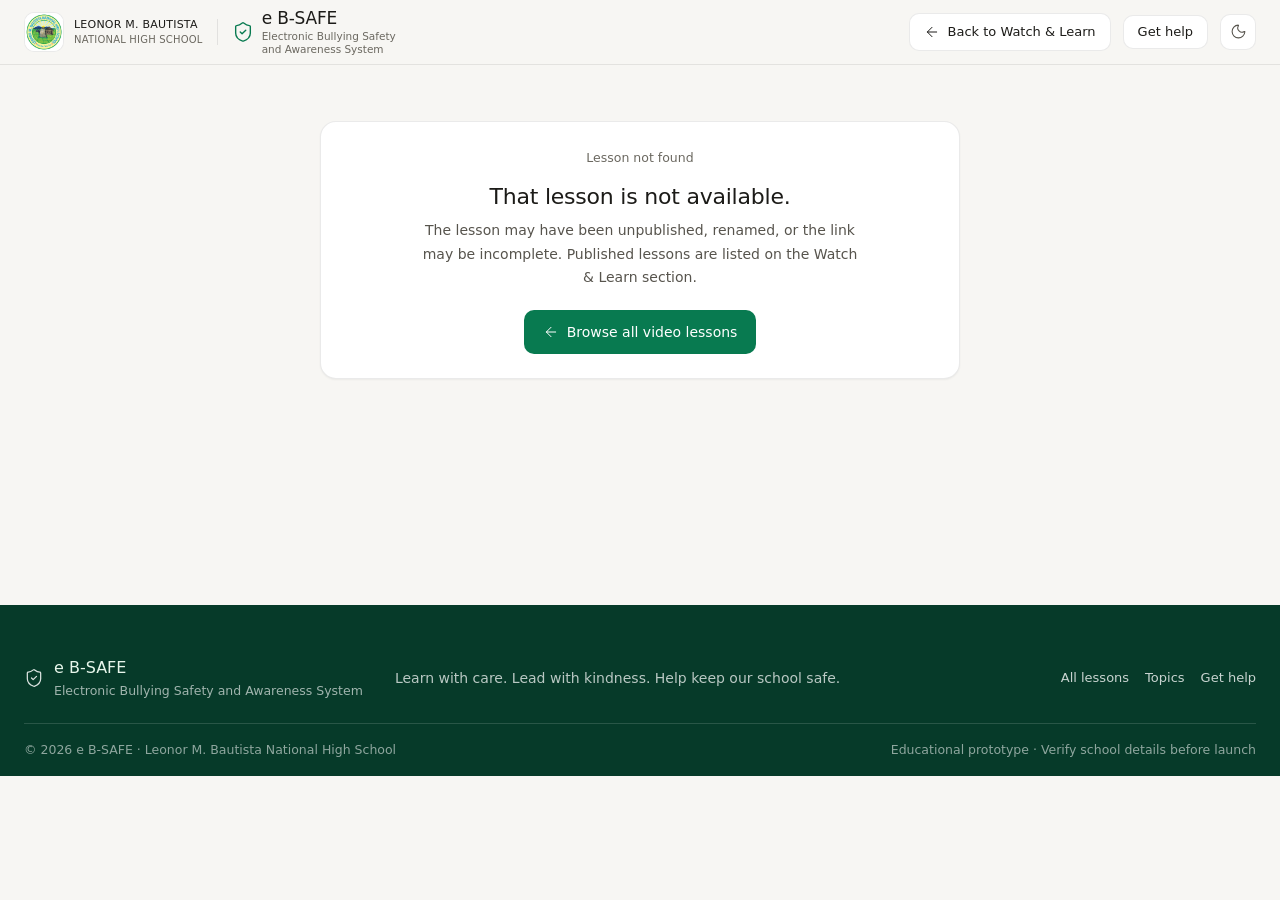
<file: docs/video.html>
<!doctype html>
<html lang="en">
<head>
  <meta charset="utf-8">
  <meta name="viewport" content="width=device-width, initial-scale=1">
  <meta name="theme-color" content="#116b43">
  <meta name="description" content="Watch an e B-SAFE bullying awareness video lesson from Leonor M. Bautista National High School.">
  <title>Video lesson | e B-SAFE</title>
  <link rel="icon" type="image/jpeg" href="assets/school-logo.jpg">
  <link rel="apple-touch-icon" href="assets/school-logo.jpg">
  <link rel="stylesheet" href="styles.css?v=43">
  <script>/* Pre-paint theme bootstrap: keeps the inline flash of the wrong theme away. Stored raw so this tiny script can read it. */(function(){try{var t=localStorage.getItem("ebsafe_theme");if(t!=="dark"&&t!=="light"){t=window.matchMedia&&window.matchMedia("(prefers-color-scheme: dark)").matches?"dark":"light";}if(t==="dark"){document.documentElement.setAttribute("data-theme","dark");}}catch(e){}})();</script>
</head>
<body class="video-page">
  <svg class="icon-sprite" aria-hidden="true" focusable="false" xmlns="http://www.w3.org/2000/svg">
    <symbol id="i-arrow-left" viewBox="0 0 24 24" fill="none" stroke="currentColor" stroke-width="1.5" stroke-linecap="round" stroke-linejoin="round"><path d="m12 19-7-7 7-7"/> <path d="M19 12H5"/></symbol>
    <symbol id="i-arrow-right" viewBox="0 0 24 24" fill="none" stroke="currentColor" stroke-width="1.5" stroke-linecap="round" stroke-linejoin="round"><path d="M5 12h14"/> <path d="m12 5 7 7-7 7"/></symbol>
    <symbol id="i-arrow-up" viewBox="0 0 24 24" fill="none" stroke="currentColor" stroke-width="1.5" stroke-linecap="round" stroke-linejoin="round"><path d="m5 12 7-7 7 7"/> <path d="M12 19V5"/></symbol>
    <symbol id="i-arrow-up-right" viewBox="0 0 24 24" fill="none" stroke="currentColor" stroke-width="1.5" stroke-linecap="round" stroke-linejoin="round"><path d="M7 7h10v10"/> <path d="M7 17 17 7"/></symbol>
    <symbol id="i-award" viewBox="0 0 24 24" fill="none" stroke="currentColor" stroke-width="1.5" stroke-linecap="round" stroke-linejoin="round"><path d="m15.477 12.89 1.515 8.526a.5.5 0 0 1-.81.47l-3.58-2.687a1 1 0 0 0-1.197 0l-3.586 2.686a.5.5 0 0 1-.81-.469l1.514-8.526"/> <circle cx="12" cy="8" r="6"/></symbol>
    <symbol id="i-badge-check" viewBox="0 0 24 24" fill="none" stroke="currentColor" stroke-width="1.5" stroke-linecap="round" stroke-linejoin="round"><path d="M3.85 8.62a4 4 0 0 1 4.78-4.77 4 4 0 0 1 6.74 0 4 4 0 0 1 4.78 4.78 4 4 0 0 1 0 6.74 4 4 0 0 1-4.77 4.78 4 4 0 0 1-6.75 0 4 4 0 0 1-4.78-4.77 4 4 0 0 1 0-6.76Z"/> <path d="m16 9-5.5 5.5L8 12"/></symbol>
    <symbol id="i-ban" viewBox="0 0 24 24" fill="none" stroke="currentColor" stroke-width="1.5" stroke-linecap="round" stroke-linejoin="round"><circle cx="12" cy="12" r="10"/> <path d="M4.929 4.929 19.07 19.071"/></symbol>
    <symbol id="i-book-open" viewBox="0 0 24 24" fill="none" stroke="currentColor" stroke-width="1.5" stroke-linecap="round" stroke-linejoin="round"><path d="M12 5v16"/> <path d="M20.001 19A2 2 0 0022 17V5a2 2 0 00-1.999-2L16 3.002A5 5 0 0012 5a5 5 0 00-4-2H4a2 2 0 00-2 2v12a2 2 0 001.999 2H8a5 5 0 014 2 5 5 0 014-2z"/></symbol>
    <symbol id="i-brain" viewBox="0 0 24 24" fill="none" stroke="currentColor" stroke-width="1.5" stroke-linecap="round" stroke-linejoin="round"><path d="M12 18V5"/> <path d="M15 13a4.17 4.17 0 01-3-4 4.17 4.17 0 01-3 4"/> <path d="M17.707 6.294A3 3 0 1012 5a3 3 0 10-5.707 1.294"/> <path d="M17.996 5.125a4 4 0 012.526 5.77"/> <path d="M18 18a4 4 0 002-7.465"/> <path d="M19.967 17.482a4 4 0 11-7.967.517 4 4 0 11-7.967-.517"/> <path d="M6 18a4 4 0 01-2-7.465"/> <path d="M6.004 5.125a4 4 0 00-2.526 5.77"/></symbol>
    <symbol id="i-calendar-check" viewBox="0 0 24 24" fill="none" stroke="currentColor" stroke-width="1.5" stroke-linecap="round" stroke-linejoin="round"><path d="M8 2v3"/> <path d="M16 2v3"/> <rect x="3" y="3" width="18" height="18" rx="2"/> <path d="M3 9h18"/> <path d="m9 15 2 2 4-4"/></symbol>
    <symbol id="i-calendar-x" viewBox="0 0 24 24" fill="none" stroke="currentColor" stroke-width="1.5" stroke-linecap="round" stroke-linejoin="round"><path d="M8 2v3"/> <path d="M16 2v3"/> <rect x="3" y="3" width="18" height="18" rx="2"/> <path d="M3 9h18"/> <path d="m14 13-4 4"/> <path d="m10 13 4 4"/></symbol>
    <symbol id="i-check" viewBox="0 0 24 24" fill="none" stroke="currentColor" stroke-width="1.5" stroke-linecap="round" stroke-linejoin="round"><path d="M20 6 9 17l-5-5"/></symbol>
    <symbol id="i-chevron-down" viewBox="0 0 24 24" fill="none" stroke="currentColor" stroke-width="1.5" stroke-linecap="round" stroke-linejoin="round"><path d="m6 9 6 6 6-6"/></symbol>
    <symbol id="i-chevron-right" viewBox="0 0 24 24" fill="none" stroke="currentColor" stroke-width="1.5" stroke-linecap="round" stroke-linejoin="round"><path d="m9 18 6-6-6-6"/></symbol>
    <symbol id="i-chevron-up" viewBox="0 0 24 24" fill="none" stroke="currentColor" stroke-width="1.5" stroke-linecap="round" stroke-linejoin="round"><path d="m18 15-6-6-6 6"/></symbol>
    <symbol id="i-circle-alert" viewBox="0 0 24 24" fill="none" stroke="currentColor" stroke-width="1.5" stroke-linecap="round" stroke-linejoin="round"><circle cx="12" cy="12" r="10"/> <line x1="12" x2="12" y1="8" y2="12"/> <line x1="12" x2="12.01" y1="16" y2="16"/></symbol>
    <symbol id="i-circle-check" viewBox="0 0 24 24" fill="none" stroke="currentColor" stroke-width="1.5" stroke-linecap="round" stroke-linejoin="round"><circle cx="12" cy="12" r="10"/> <path d="m16 9-5.5 5.5L8 12"/></symbol>
    <symbol id="i-circle-help" viewBox="0 0 24 24" fill="none" stroke="currentColor" stroke-width="1.5" stroke-linecap="round" stroke-linejoin="round"><circle cx="12" cy="12" r="10"/> <path d="M9 9.5a3 2.5 0 016 0c0 2-2 2-3 3.5"/> <path d="M12 17h.01"/></symbol>
    <symbol id="i-circle-play" viewBox="0 0 24 24" fill="none" stroke="currentColor" stroke-width="1.5" stroke-linecap="round" stroke-linejoin="round"><path d="M9 9.003a1 1 0 0 1 1.517-.859l4.997 2.997a1 1 0 0 1 0 1.718l-4.997 2.997A1 1 0 0 1 9 14.996z"/> <circle cx="12" cy="12" r="10"/></symbol>
    <symbol id="i-clipboard-list" viewBox="0 0 24 24" fill="none" stroke="currentColor" stroke-width="1.5" stroke-linecap="round" stroke-linejoin="round"><rect width="8" height="4" x="8" y="2" rx="1" ry="1"/> <path d="M16 4h2a2 2 0 0 1 2 2v14a2 2 0 0 1-2 2H6a2 2 0 0 1-2-2V6a2 2 0 0 1 2-2h2"/> <path d="M12 11h4"/> <path d="M12 16h4"/> <path d="M8 11h.01"/> <path d="M8 16h.01"/></symbol>
    <symbol id="i-clock" viewBox="0 0 24 24" fill="none" stroke="currentColor" stroke-width="1.5" stroke-linecap="round" stroke-linejoin="round"><circle cx="12" cy="12" r="10"/> <path d="M12 6v6l4 2"/></symbol>
    <symbol id="i-cloud-rain" viewBox="0 0 24 24" fill="none" stroke="currentColor" stroke-width="1.5" stroke-linecap="round" stroke-linejoin="round"><path d="M4 14.899A7 7 0 1 1 15.71 8h1.79a4.5 4.5 0 0 1 2.5 8.242"/> <path d="M16 14v6"/> <path d="M8 14v6"/> <path d="M12 16v6"/></symbol>
    <symbol id="i-eye" viewBox="0 0 24 24" fill="none" stroke="currentColor" stroke-width="1.5" stroke-linecap="round" stroke-linejoin="round"><path d="M2.062 12.348a1 1 0 0 1 0-.696 10.75 10.75 0 0 1 19.876 0 1 1 0 0 1 0 .696 10.75 10.75 0 0 1-19.876 0"/> <circle cx="12" cy="12" r="3"/></symbol>
    <symbol id="i-file-text" viewBox="0 0 24 24" fill="none" stroke="currentColor" stroke-width="1.5" stroke-linecap="round" stroke-linejoin="round"><path d="M6 22a2 2 0 0 1-2-2V4a2 2 0 0 1 2-2h8a2.4 2.4 0 0 1 1.704.706l3.588 3.588A2.4 2.4 0 0 1 20 8v12a2 2 0 0 1-2 2z"/> <path d="M14 2v5a1 1 0 0 0 1 1h5"/> <path d="M10 9H8"/> <path d="M16 13H8"/> <path d="M16 17H8"/></symbol>
    <symbol id="i-flag" viewBox="0 0 24 24" fill="none" stroke="currentColor" stroke-width="1.5" stroke-linecap="round" stroke-linejoin="round"><path d="M4 22V4a1 1 0 0 1 .4-.8A6 6 0 0 1 8 2c3 0 5 2 7.333 2q2 0 3.067-.8A1 1 0 0 1 20 4v10a1 1 0 0 1-.4.8A6 6 0 0 1 16 16c-3 0-5-2-8-2a6 6 0 0 0-4 1.528"/></symbol>
    <symbol id="i-gavel" viewBox="0 0 24 24" fill="none" stroke="currentColor" stroke-width="1.5" stroke-linecap="round" stroke-linejoin="round"><path d="m14 13-8.381 8.38a1 1 0 0 1-3.001-3l8.384-8.381"/> <path d="m16 16 6-6"/> <path d="m21.5 10.5-8-8"/> <path d="m8 8 6-6"/> <path d="m8.5 7.5 8 8"/></symbol>
    <symbol id="i-graduation-cap" viewBox="0 0 24 24" fill="none" stroke="currentColor" stroke-width="1.5" stroke-linecap="round" stroke-linejoin="round"><path d="M21.42 10.922a1 1 0 0 0-.019-1.838L12.83 5.18a2 2 0 0 0-1.66 0L2.6 9.08a1 1 0 0 0 0 1.832l8.57 3.908a2 2 0 0 0 1.66 0z"/> <path d="M22 10v6"/> <path d="M6 12.5V16a6 3 0 0 0 12 0v-3.5"/></symbol>
    <symbol id="i-hand" viewBox="0 0 24 24" fill="none" stroke="currentColor" stroke-width="1.5" stroke-linecap="round" stroke-linejoin="round"><path d="M18 11V6a2 2 0 0 0-2-2a2 2 0 0 0-2 2"/> <path d="M14 10V4a2 2 0 0 0-2-2a2 2 0 0 0-2 2v2"/> <path d="M10 10.5V6a2 2 0 0 0-2-2a2 2 0 0 0-2 2v8"/> <path d="M18 8a2 2 0 1 1 4 0v6a8 8 0 0 1-8 8h-2c-2.8 0-4.5-.86-5.99-2.34l-3.6-3.6a2 2 0 0 1 2.83-2.82L7 15"/></symbol>
    <symbol id="i-handshake" viewBox="0 0 24 24" fill="none" stroke="currentColor" stroke-width="1.5" stroke-linecap="round" stroke-linejoin="round"><path d="m11 17 2 2a1 1 0 1 0 3-3"/> <path d="m14 14 2.5 2.5a1 1 0 1 0 3-3l-3.88-3.88a3 3 0 0 0-4.24 0l-.88.88a1 1 0 1 1-3-3l2.81-2.81a5.79 5.79 0 0 1 7.06-.87l.47.28a2 2 0 0 0 1.42.25L21 4"/> <path d="m21 3 1 11h-2"/> <path d="M3 3 2 14l6.5 6.5a1 1 0 1 0 3-3"/> <path d="M3 4h8"/></symbol>
    <symbol id="i-heart" viewBox="0 0 24 24" fill="none" stroke="currentColor" stroke-width="1.5" stroke-linecap="round" stroke-linejoin="round"><path d="M2 9.5a5.5 5.5 0 0 1 9.591-3.676.56.56 0 0 0 .818 0A5.49 5.49 0 0 1 22 9.5c0 2.29-1.5 4-3 5.5l-5.492 5.313a2 2 0 0 1-3 .019L5 15c-1.5-1.5-3-3.2-3-5.5"/></symbol>
    <symbol id="i-heart-handshake" viewBox="0 0 24 24" fill="none" stroke="currentColor" stroke-width="1.5" stroke-linecap="round" stroke-linejoin="round"><path d="M19.414 14.414C21 12.828 22 11.5 22 9.5a5.5 5.5 0 0 0-9.591-3.676.6.6 0 0 1-.818.001A5.5 5.5 0 0 0 2 9.5c0 2.3 1.5 4 3 5.5l5.535 5.362a2 2 0 0 0 2.879.052 2.12 2.12 0 0 0-.004-3 2.124 2.124 0 1 0 3-3 2.124 2.124 0 0 0 3.004 0 2 2 0 0 0 0-2.828l-1.881-1.882a2.41 2.41 0 0 0-3.409 0l-1.71 1.71a2 2 0 0 1-2.828 0 2 2 0 0 1 0-2.828l2.823-2.762"/></symbol>
    <symbol id="i-heart-pulse" viewBox="0 0 24 24" fill="none" stroke="currentColor" stroke-width="1.5" stroke-linecap="round" stroke-linejoin="round"><path d="M2 9.5a5.5 5.5 0 0 1 9.591-3.676.56.56 0 0 0 .818 0A5.49 5.49 0 0 1 22 9.5c0 2.29-1.5 4-3 5.5l-5.492 5.313a2 2 0 0 1-3 .019L5 15c-1.5-1.5-3-3.2-3-5.5"/> <path d="M3.22 13H9.5l.5-1 2 4.5 2-7 1.5 3.5h5.27"/></symbol>
    <symbol id="i-house" viewBox="0 0 24 24" fill="none" stroke="currentColor" stroke-width="1.5" stroke-linecap="round" stroke-linejoin="round"><path d="M15 21v-8a1 1 0 0 0-1-1h-4a1 1 0 0 0-1 1v8"/> <path d="M3 10a2 2 0 0 1 .709-1.528l7-6a2 2 0 0 1 2.582 0l7 6A2 2 0 0 1 21 10v9a2 2 0 0 1-2 2H5a2 2 0 0 1-2-2z"/></symbol>
    <symbol id="i-info" viewBox="0 0 24 24" fill="none" stroke="currentColor" stroke-width="1.5" stroke-linecap="round" stroke-linejoin="round"><circle cx="12" cy="12" r="10"/> <path d="M12 16v-4"/> <path d="M12 8h.01"/></symbol>
    <symbol id="i-life-buoy" viewBox="0 0 24 24" fill="none" stroke="currentColor" stroke-width="1.5" stroke-linecap="round" stroke-linejoin="round"><circle cx="12" cy="12" r="10"/> <path d="m4.93 4.93 4.24 4.24"/> <path d="m14.83 9.17 4.24-4.24"/> <path d="m14.83 14.83 4.24 4.24"/> <path d="m9.17 14.83-4.24 4.24"/> <circle cx="12" cy="12" r="4"/></symbol>
    <symbol id="i-lightbulb" viewBox="0 0 24 24" fill="none" stroke="currentColor" stroke-width="1.5" stroke-linecap="round" stroke-linejoin="round"><path d="M15 14c.2-1 .7-1.7 1.5-2.5 1-.9 1.5-2.2 1.5-3.5A6 6 0 0 0 6 8c0 1 .2 2.2 1.5 3.5.7.7 1.3 1.5 1.5 2.5"/> <path d="M9 18h6"/> <path d="M10 22h4"/></symbol>
    <symbol id="i-maximize" viewBox="0 0 24 24" fill="none" stroke="currentColor" stroke-width="1.5" stroke-linecap="round" stroke-linejoin="round"><path d="M8 3H5a2 2 0 0 0-2 2v3"/> <path d="M21 8V5a2 2 0 0 0-2-2h-3"/> <path d="M3 16v3a2 2 0 0 0 2 2h3"/> <path d="M16 21h3a2 2 0 0 0 2-2v-3"/></symbol>
    <symbol id="i-message-circle" viewBox="0 0 24 24" fill="none" stroke="currentColor" stroke-width="1.5" stroke-linecap="round" stroke-linejoin="round"><path d="M2.992 16.342a2 2 0 0 1 .094 1.167l-1.065 3.29a1 1 0 0 0 1.236 1.168l3.413-.998a2 2 0 0 1 1.099.092 10 10 0 1 0-4.777-4.719"/></symbol>
    <symbol id="i-message-circle-warning" viewBox="0 0 24 24" fill="none" stroke="currentColor" stroke-width="1.5" stroke-linecap="round" stroke-linejoin="round"><path d="M2.992 16.342a2 2 0 0 1 .094 1.167l-1.065 3.29a1 1 0 0 0 1.236 1.168l3.413-.998a2 2 0 0 1 1.099.092 10 10 0 1 0-4.777-4.719"/> <path d="M12 8v4"/> <path d="M12 16h.01"/></symbol>
    <symbol id="i-minimize" viewBox="0 0 24 24" fill="none" stroke="currentColor" stroke-width="1.5" stroke-linecap="round" stroke-linejoin="round"><path d="M8 3v3a2 2 0 0 1-2 2H3"/> <path d="M21 8h-3a2 2 0 0 1-2-2V3"/> <path d="M3 16h3a2 2 0 0 1 2 2v3"/> <path d="M16 21v-3a2 2 0 0 1 2-2h3"/></symbol>
    <symbol id="i-moon" viewBox="0 0 24 24" fill="none" stroke="currentColor" stroke-width="1.5" stroke-linecap="round" stroke-linejoin="round"><path d="M20.985 12.486a9 9 0 1 1-9.473-9.472c.405-.022.617.46.402.803a6 6 0 0 0 8.268 8.268c.344-.215.825-.004.803.401"/></symbol>
    <symbol id="i-pause" viewBox="0 0 24 24" fill="none" stroke="currentColor" stroke-width="1.5" stroke-linecap="round" stroke-linejoin="round"><rect x="14" y="3" width="5" height="18" rx="1"/> <rect x="5" y="3" width="5" height="18" rx="1"/></symbol>
    <symbol id="i-pencil" viewBox="0 0 24 24" fill="none" stroke="currentColor" stroke-width="1.5" stroke-linecap="round" stroke-linejoin="round"><path d="M21.174 6.812a1 1 0 0 0-3.986-3.987L3.842 16.174a2 2 0 0 0-.5.83l-1.321 4.352a.5.5 0 0 0 .623.622l4.353-1.32a2 2 0 0 0 .83-.497z"/> <path d="m15 5 4 4"/></symbol>
    <symbol id="i-phone" viewBox="0 0 24 24" fill="none" stroke="currentColor" stroke-width="1.5" stroke-linecap="round" stroke-linejoin="round"><path d="M13.832 16.568a1 1 0 0 0 1.213-.303l.355-.465A2 2 0 0 1 17 15h3a2 2 0 0 1 2 2v3a2 2 0 0 1-2 2A18 18 0 0 1 2 4a2 2 0 0 1 2-2h3a2 2 0 0 1 2 2v3a2 2 0 0 1-.8 1.6l-.468.351a1 1 0 0 0-.292 1.233 14 14 0 0 0 6.392 6.384"/></symbol>
    <symbol id="i-play" viewBox="0 0 24 24" fill="none" stroke="currentColor" stroke-width="1.5" stroke-linecap="round" stroke-linejoin="round"><path d="M5 5a2 2 0 0 1 3.008-1.728l11.997 6.998a2 2 0 0 1 .003 3.458l-12 7A2 2 0 0 1 5 19z"/></symbol>
    <symbol id="i-plus" viewBox="0 0 24 24" fill="none" stroke="currentColor" stroke-width="1.5" stroke-linecap="round" stroke-linejoin="round"><path d="M5 12h14"/> <path d="M12 5v14"/></symbol>
    <symbol id="i-scale" viewBox="0 0 24 24" fill="none" stroke="currentColor" stroke-width="1.5" stroke-linecap="round" stroke-linejoin="round"><path d="M12 3v18"/> <path d="m19 8 3 8a5 5 0 0 1-6 0zV7"/> <path d="M3 7h1a17 17 0 0 0 8-2 17 17 0 0 0 8 2h1"/> <path d="m5 8 3 8a5 5 0 0 1-6 0zV7"/> <path d="M7 21h10"/></symbol>
    <symbol id="i-school" viewBox="0 0 24 24" fill="none" stroke="currentColor" stroke-width="1.5" stroke-linecap="round" stroke-linejoin="round"><path d="M14 21v-3a2 2 0 0 0-4 0v3"/> <path d="M18 4.933V21"/> <path d="m4 6 7.106-3.79a2 2 0 0 1 1.788 0L20 6"/> <path d="m6 11-3.52 2.147a1 1 0 0 0-.48.854V19a2 2 0 0 0 2 2h16a2 2 0 0 0 2-2v-5a1 1 0 0 0-.48-.853L18 11"/> <path d="M6 4.933V21"/> <circle cx="12" cy="9" r="2"/></symbol>
    <symbol id="i-search" viewBox="0 0 24 24" fill="none" stroke="currentColor" stroke-width="1.5" stroke-linecap="round" stroke-linejoin="round"><path d="m21 21-4.34-4.34"/> <circle cx="11" cy="11" r="8"/></symbol>
    <symbol id="i-settings" viewBox="0 0 24 24" fill="none" stroke="currentColor" stroke-width="1.5" stroke-linecap="round" stroke-linejoin="round"><path d="M9.671 4.136a2.34 2.34 0 0 1 4.659 0 2.34 2.34 0 0 0 3.319 1.915 2.34 2.34 0 0 1 2.33 4.033 2.34 2.34 0 0 0 0 3.831 2.34 2.34 0 0 1-2.33 4.033 2.34 2.34 0 0 0-3.319 1.915 2.34 2.34 0 0 1-4.659 0 2.34 2.34 0 0 0-3.32-1.915 2.34 2.34 0 0 1-2.33-4.033 2.34 2.34 0 0 0 0-3.831A2.34 2.34 0 0 1 6.35 6.051a2.34 2.34 0 0 0 3.319-1.915"/> <circle cx="12" cy="12" r="3"/></symbol>
    <symbol id="i-shield-alert" viewBox="0 0 24 24" fill="none" stroke="currentColor" stroke-width="1.5" stroke-linecap="round" stroke-linejoin="round"><path d="M20 13c0 5-3.5 7.5-7.66 8.95a1 1 0 0 1-.67-.01C7.5 20.5 4 18 4 13V6a1 1 0 0 1 1-1c2 0 4.5-1.2 6.24-2.72a1.17 1.17 0 0 1 1.52 0C14.51 3.81 17 5 19 5a1 1 0 0 1 1 1z"/> <path d="M12 8v4"/> <path d="M12 16h.01"/></symbol>
    <symbol id="i-shield-check" viewBox="0 0 24 24" fill="none" stroke="currentColor" stroke-width="1.5" stroke-linecap="round" stroke-linejoin="round"><path d="M20 13c0 5-3.5 7.5-7.66 8.95a1 1 0 0 1-.67-.01C7.5 20.5 4 18 4 13V6a1 1 0 0 1 1-1c2 0 4.5-1.2 6.24-2.72a1.17 1.17 0 0 1 1.52 0C14.51 3.81 17 5 19 5a1 1 0 0 1 1 1z"/> <path d="m9 12 2 2 4-4"/></symbol>
    <symbol id="i-shirt" viewBox="0 0 24 24" fill="none" stroke="currentColor" stroke-width="1.5" stroke-linecap="round" stroke-linejoin="round"><path d="M20.38 3.46 16 2a4 4 0 0 1-8 0L3.62 3.46a2 2 0 0 0-1.34 2.23l.58 3.47a1 1 0 0 0 .99.84H6v10c0 1.1.9 2 2 2h8a2 2 0 0 0 2-2V10h2.15a1 1 0 0 0 .99-.84l.58-3.47a2 2 0 0 0-1.34-2.23z"/></symbol>
    <symbol id="i-smartphone" viewBox="0 0 24 24" fill="none" stroke="currentColor" stroke-width="1.5" stroke-linecap="round" stroke-linejoin="round"><rect width="14" height="20" x="5" y="2" rx="2" ry="2"/> <path d="M12 18h.01"/></symbol>
    <symbol id="i-smile" viewBox="0 0 24 24" fill="none" stroke="currentColor" stroke-width="1.5" stroke-linecap="round" stroke-linejoin="round"><path d="M15 10V9"/> <path d="M16.472 15a6 6 0 01-8.943 0"/> <path d="M9 10V9"/> <circle cx="12" cy="12" r="10"/></symbol>
    <symbol id="i-sparkles" viewBox="0 0 24 24" fill="none" stroke="currentColor" stroke-width="1.5" stroke-linecap="round" stroke-linejoin="round"><path d="M11.017 2.814a1 1 0 0 1 1.966 0l1.051 5.558a2 2 0 0 0 1.594 1.594l5.558 1.051a1 1 0 0 1 0 1.966l-5.558 1.051a2 2 0 0 0-1.594 1.594l-1.051 5.558a1 1 0 0 1-1.966 0l-1.051-5.558a2 2 0 0 0-1.594-1.594l-5.558-1.051a1 1 0 0 1 0-1.966l5.558-1.051a2 2 0 0 0 1.594-1.594z"/> <path d="M20 2v4"/> <path d="M22 4h-4"/> <circle cx="4" cy="20" r="2"/></symbol>
    <symbol id="i-star" viewBox="0 0 24 24" fill="none" stroke="currentColor" stroke-width="1.5" stroke-linecap="round" stroke-linejoin="round"><path d="M11.525 2.295a.53.53 0 0 1 .95 0l2.31 4.679a2.123 2.123 0 0 0 1.595 1.16l5.166.756a.53.53 0 0 1 .294.904l-3.736 3.638a2.123 2.123 0 0 0-.611 1.878l.882 5.14a.53.53 0 0 1-.771.56l-4.618-2.428a2.122 2.122 0 0 0-1.973 0L6.396 21.01a.53.53 0 0 1-.77-.56l.881-5.139a2.122 2.122 0 0 0-.611-1.879L2.16 9.795a.53.53 0 0 1 .294-.906l5.165-.755a2.122 2.122 0 0 0 1.597-1.16z"/></symbol>
    <symbol id="i-sun" viewBox="0 0 24 24" fill="none" stroke="currentColor" stroke-width="1.5" stroke-linecap="round" stroke-linejoin="round"><circle cx="12" cy="12" r="4"/> <path d="M12 2v2"/> <path d="M12 20v2"/> <path d="m4.93 4.93 1.41 1.41"/> <path d="m17.66 17.66 1.41 1.41"/> <path d="M2 12h2"/> <path d="M20 12h2"/> <path d="m6.34 17.66-1.41 1.41"/> <path d="m19.07 4.93-1.41 1.41"/></symbol>
    <symbol id="i-target" viewBox="0 0 24 24" fill="none" stroke="currentColor" stroke-width="1.5" stroke-linecap="round" stroke-linejoin="round"><circle cx="12" cy="12" r="10"/> <circle cx="12" cy="12" r="6"/> <circle cx="12" cy="12" r="2"/></symbol>
    <symbol id="i-user-minus" viewBox="0 0 24 24" fill="none" stroke="currentColor" stroke-width="1.5" stroke-linecap="round" stroke-linejoin="round"><path d="M16 21v-2a4 4 0 0 0-4-4H6a4 4 0 0 0-4 4v2"/> <circle cx="9" cy="7" r="4"/> <line x1="22" x2="16" y1="11" y2="11"/></symbol>
    <symbol id="i-user-round" viewBox="0 0 24 24" fill="none" stroke="currentColor" stroke-width="1.5" stroke-linecap="round" stroke-linejoin="round"><circle cx="12" cy="8" r="5"/> <path d="M20 21a8 8 0 0 0-16 0"/></symbol>
    <symbol id="i-user-x" viewBox="0 0 24 24" fill="none" stroke="currentColor" stroke-width="1.5" stroke-linecap="round" stroke-linejoin="round"><path d="M16 21v-2a4 4 0 0 0-4-4H6a4 4 0 0 0-4 4v2"/> <circle cx="9" cy="7" r="4"/> <line x1="17" x2="22" y1="8" y2="13"/> <line x1="22" x2="17" y1="8" y2="13"/></symbol>
    <symbol id="i-users" viewBox="0 0 24 24" fill="none" stroke="currentColor" stroke-width="1.5" stroke-linecap="round" stroke-linejoin="round"><path d="M16 21v-2a4 4 0 0 0-4-4H6a4 4 0 0 0-4 4v2"/> <path d="M16 3.128a4 4 0 0 1 0 7.744"/> <path d="M22 21v-2a4 4 0 0 0-3-3.87"/> <circle cx="9" cy="7" r="4"/></symbol>
    <symbol id="i-volume-2" viewBox="0 0 24 24" fill="none" stroke="currentColor" stroke-width="1.5" stroke-linecap="round" stroke-linejoin="round"><path d="M11 4.702a.705.705 0 0 0-1.203-.498L6.413 7.587A1.4 1.4 0 0 1 5.416 8H3a1 1 0 0 0-1 1v6a1 1 0 0 0 1 1h2.416a1.4 1.4 0 0 1 .997.413l3.383 3.384A.705.705 0 0 0 11 19.298z"/> <path d="M16 9a5 5 0 0 1 0 6"/> <path d="M19.364 18.364a9 9 0 0 0 0-12.728"/></symbol>
    <symbol id="i-volume-x" viewBox="0 0 24 24" fill="none" stroke="currentColor" stroke-width="1.5" stroke-linecap="round" stroke-linejoin="round"><path d="M11 4.702a.7.7 0 0 0-1.203-.498L6.413 7.587A1.4 1.4 0 0 1 5.416 8H3a1 1 0 0 0-1 1v6a1 1 0 0 0 1 1h2.416a1.4 1.4 0 0 1 .997.413l3.383 3.384A.7.7 0 0 0 11 19.298z"/> <path d="m16.5 14.5 5-5"/> <path d="m16.5 9.5 5 5"/></symbol>
    <symbol id="i-x" viewBox="0 0 24 24" fill="none" stroke="currentColor" stroke-width="1.5" stroke-linecap="round" stroke-linejoin="round"><path d="M18 6 6 18"/> <path d="m6 6 12 12"/></symbol>
  </svg>
  <a class="skip-link" href="#main-content">Skip to content</a>

  <header class="site-header">
    <div class="header-inner container">
      <a class="brand" href="index.html#home" aria-label="e B-SAFE home">
        <div class="school-logo" id="schoolLogo" aria-label="Leonor M. Bautista National High School logo">
          <img src="assets/school-logo.jpg" alt="Leonor M. Bautista National High School official logo" decoding="async">
        </div>
        <div class="brand-school">
          <strong>LEONOR M. BAUTISTA</strong>
          <span>NATIONAL HIGH SCHOOL</span>
        </div>
        <span class="brand-divider"></span>
        <div class="brand-system">
          <span class="brand-shield"><svg aria-hidden="true"><use href="#i-shield-check"/></svg></span>
          <span><strong>e B-SAFE</strong><small>Electronic Bullying Safety<br>and Awareness System</small></span>
        </div>
      </a>
      <div class="video-page-nav">
        <a class="back-link" href="index.html#videos"><svg class="back-link-ico" aria-hidden="true"><use href="#i-arrow-left"/></svg><span class="back-link-full">Back to Watch &amp; Learn</span><span class="back-link-short">Lessons</span></a>
        <a class="btn btn-secondary btn-small video-help-link" href="index.html#reporting">Get help</a>
        <button class="theme-toggle" id="themeToggle" type="button" aria-pressed="false" aria-label="Switch to dark theme"><svg class="theme-icon icon-moon" aria-hidden="true"><use href="#i-moon"/></svg><svg class="theme-icon icon-sun" aria-hidden="true"><use href="#i-sun"/></svg></button>
      </div>
    </div>
  </header>

  <main id="main-content" class="video-page-main">
    <div class="container" id="contentAlert" hidden></div>
    <div class="container">
      <div class="watch-grid is-loading" id="videoPageBody" tabindex="-1" aria-label="Video lesson" aria-busy="true">
        <div class="watch-primary">
          <div class="watch-player watch-skeleton-player" aria-hidden="true"><span class="skeleton-shimmer"></span></div>
          <div class="watch-line watch-line-lg" aria-hidden="true"><span class="skeleton-shimmer"></span></div>
          <div class="watch-line watch-line-md" aria-hidden="true"><span class="skeleton-shimmer"></span></div>
          <div class="watch-panel watch-skeleton-panel" aria-hidden="true"><span class="skeleton-shimmer"></span></div>
        </div>
        <aside class="watch-aside" aria-hidden="true">
          <div class="watch-panel">
            <div class="watch-line watch-line-sm"><span class="skeleton-shimmer"></span></div>
            <div class="rec-skeleton"><span class="rec-skeleton-thumb"></span><span class="rec-skeleton-copy"><i></i><i></i></span></div>
            <div class="rec-skeleton"><span class="rec-skeleton-thumb"></span><span class="rec-skeleton-copy"><i></i><i></i></span></div>
            <div class="rec-skeleton"><span class="rec-skeleton-thumb"></span><span class="rec-skeleton-copy"><i></i><i></i></span></div>
          </div>
        </aside>
        <p class="sr-only" role="status">Loading video lesson…</p>
      </div>
    </div>
  </main>

  <footer class="site-footer site-footer-compact">
    <div class="container footer-main">
      <a class="footer-brand" href="index.html#home"><span class="footer-mark"><svg aria-hidden="true"><use href="#i-shield-check"/></svg></span><span><strong>e B-SAFE</strong><small>Electronic Bullying Safety and Awareness System</small></span></a>
      <p>Learn with care. Lead with kindness. Help keep our school safe.</p>
      <div class="footer-links"><a href="index.html#videos">All lessons</a><a href="index.html#awareness">Topics</a><a href="index.html#reporting">Get help</a></div>
    </div>
    <div class="container footer-bottom"><span>© <span id="currentYear"></span> e B-SAFE · Leonor M. Bautista National High School</span><span>Educational prototype · Verify school details before launch</span></div>
  </footer>

  <div class="modal-backdrop hidden" id="modalBackdrop" role="presentation"></div>
  <section class="modal hidden" id="appModal" role="dialog" aria-modal="true" aria-labelledby="modalTitle">
    <div class="modal-header"><div><span class="eyebrow" id="modalEyebrow">e B-SAFE</span><h2 id="modalTitle">Modal title</h2></div><button class="modal-close" id="modalClose" aria-label="Close dialog"><svg aria-hidden="true"><use href="#i-x"/></svg></button></div>
    <div class="modal-content" id="modalContent"></div>
  </section>

  <div id="printRoot" class="print-root" hidden></div>
  <button class="back-to-top" id="backToTop" type="button" aria-label="Back to top" hidden><svg aria-hidden="true"><use href="#i-arrow-up"/></svg></button>
  <div class="sr-only" id="liveRegion" role="status" aria-live="polite"></div>
  <script src="app.js?v=42" defer></script>
</body>
</html>
</file>
<file: docs/styles.css>
:root{--green:#116b43;--green-2:#16784c;--green-dark:#0d4a30;--green-light:#e8f6ed;--mint:#f1faf4;--ink:#18352a;--muted:#62766a;--line:#dfe9e2;--surface:#fff;--surface-soft:#f7faf8;--gold:#f5c75e;--shadow:0 18px 50px rgba(20,66,43,.10);--radius:22px;--font:system-ui,-apple-system,BlinkMacSystemFont,"Segoe UI",Roboto,"Helvetica Neue",Arial,sans-serif}*{box-sizing:border-box}html{scroll-behavior:smooth;scroll-padding-top:105px}body{margin:0;background:#fff;color:var(--ink);font-family:var(--font);line-height:1.55;font-size:15px}button,input,textarea,select{font:inherit}button,a{-webkit-tap-highlight-color:transparent}button{cursor:pointer}a{color:inherit;text-decoration:none}.container{width:min(1160px,calc(100% - 44px));margin-inline:auto}.hidden{display:none!important}.skip-link{position:absolute;top:-60px;left:16px;background:#fff;padding:10px 14px;border-radius:8px;z-index:100}.skip-link:focus{top:10px}.announcement-bar{height:35px;background:#0e4e32;color:#e9fff0;display:flex;align-items:center;justify-content:center;gap:9px;font-size:12px;font-weight:600;padding:0 15px}.announcement-dot{width:7px;height:7px;background:#8fe4a6;border-radius:50%}.text-button{position:absolute;right:20px;color:#ddf5e6;border:0;background:transparent;font-size:21px;line-height:1}.site-header{position:sticky;top:0;z-index:30;background:rgba(255,255,255,.96);backdrop-filter:blur(14px);border-bottom:1px solid #e8eee9}.header-inner{min-height:83px;display:flex;align-items:center;justify-content:space-between;gap:20px}.brand{display:flex;align-items:center;gap:10px;min-width:0}.school-logo{width:47px;height:47px;flex:0 0 47px;border-radius:50%;display:grid;place-items:center;background:#f2faf4;border:1px solid #cfe5d5;overflow:hidden}.school-logo svg{width:100%;height:100%}.school-logo img{width:100%;height:100%;object-fit:contain}.brand-school{display:flex;flex-direction:column;line-height:1.2;white-space:nowrap}.brand-school strong{font-size:11px;letter-spacing:.025em}.brand-school span{font-size:9px;color:#63756a;letter-spacing:.1em;margin-top:4px}.brand-divider{height:35px;width:1px;background:#dce8de;margin:0 4px}.brand-system{display:flex;align-items:center;gap:7px;min-width:0}.brand-shield{width:32px;height:32px;border-radius:10px;background:var(--green-light);color:var(--green);display:grid;place-items:center;font-size:20px}.brand-system>span:last-child{display:flex;flex-direction:column;line-height:1.25}.brand-system strong{font-size:19px;letter-spacing:-.04em;color:var(--green-dark)}.brand-system small{font-size:8px;line-height:1.25;color:#718076}.main-nav{display:flex;align-items:center;gap:2px}.nav-link{font-size:11px;font-weight:700;color:#52665a;padding:10px 8px;border-radius:9px;white-space:nowrap}.nav-link:hover,.nav-link.active{background:#edf7f0;color:var(--green)}.nav-icon{font-size:10px;opacity:.7;margin-right:5px}.menu-toggle{display:none;border:1px solid var(--line);background:#fff;border-radius:11px;padding:9px;width:43px;height:40px}.menu-toggle span{display:block;width:18px;height:2px;border-radius:2px;background:var(--green);margin:4px auto}.btn{border:1px solid transparent;min-height:45px;padding:12px 18px;border-radius:11px;display:inline-flex;align-items:center;justify-content:center;gap:8px;font-weight:750;font-size:13px;transition:transform .18s,box-shadow .18s,background .18s;line-height:1.2}.btn:hover{transform:translateY(-1px)}.btn-primary{background:var(--green);color:#fff;box-shadow:0 5px 12px #116b4320}.btn-primary:hover{background:#0c5938;box-shadow:0 8px 20px #116b4328}.btn-secondary{border-color:#b7d4c0;background:#fff;color:var(--green)}.btn-secondary:hover{background:#f0f8f2}.btn-light{background:#fff;color:var(--green-dark)}.btn-dark{background:#193d2b;color:#fff}.btn-small{min-height:35px;padding:9px 12px;font-size:11px;border-radius:9px}.btn-block{width:100%}.btn-plain{border-color:transparent;background:transparent;box-shadow:none;padding-left:0}.section-anchor{scroll-margin-top:100px}.hero{display:grid;grid-template-columns:1fr 1.05fr;align-items:center;gap:24px;padding-block:45px 34px;min-height:400px}.hero-copy{padding:14px 0 14px 12px;position:relative;z-index:1}.eyebrow{font-size:10px;letter-spacing:.16em;font-weight:850;color:var(--green);display:inline-flex;align-items:center;gap:7px}.eyebrow-icon{width:22px;height:22px;border-radius:7px;background:#e4f5e8;display:inline-grid;place-items:center;letter-spacing:0}.hero h1{font-size:clamp(36px,4.4vw,53px);line-height:1.06;letter-spacing:-.055em;margin:18px 0 16px;color:#133e29}.hero h1 span{color:#228555}.hero-copy>p{font-size:15px;color:#5c7063;max-width:440px;line-height:1.7;margin:0}.hero-actions{display:flex;flex-wrap:wrap;gap:10px;margin-top:25px}.hero-trust{margin-top:22px;display:flex;align-items:center;gap:8px;font-size:11px;font-weight:650;color:#708276}.trust-icon{width:18px;height:18px;background:#dbf4e3;border-radius:50%;display:inline-grid;place-items:center;color:#176d43;font-size:11px}.hero-art{position:relative;overflow:hidden;border-radius:30px;background:linear-gradient(150deg,#edf9f0,#d6efd9 52%,#c7e8cc);aspect-ratio:2752/1536}.hero-art img{width:100%;height:100%;object-fit:cover;display:block}.quick-strip{display:grid;grid-template-columns:repeat(4,1fr);gap:13px;padding-block:0 15px}.quick-link{display:flex;gap:10px;align-items:center;border:1px solid var(--line);border-radius:15px;padding:14px;background:#fff;min-width:0;transition:box-shadow .2s,transform .2s}.quick-link:hover{box-shadow:var(--shadow);transform:translateY(-2px)}.quick-icon{width:39px;height:39px;flex:0 0 39px;border-radius:12px;display:grid;place-items:center;font-weight:900;font-size:19px}.lilac{background:#efe8ff;color:#7b56b4}.blue{background:#e4f0ff;color:#3679c6}.green{background:#def4e5;color:#238653}.peach{background:#fff0e2;color:#d7834e}.quick-link>span:nth-child(2){min-width:0;display:flex;flex-direction:column}.quick-link strong{font-size:12px}.quick-link small{font-size:10px;color:#7a8c80;white-space:nowrap}.quick-link>b{margin-left:auto;color:#92a398}.section{padding-block:62px}.section-heading{display:flex;align-items:end;justify-content:space-between;gap:24px;margin-bottom:26px}.section-heading h2,.report-copy h2,.study-intro h2{font-size:clamp(27px,3vw,36px);line-height:1.15;letter-spacing:-.04em;color:#153d2a;margin:7px 0 9px}.section-heading p{color:var(--muted);margin:0;max-width:610px;font-size:13px}.search-box{display:flex;align-items:center;gap:9px;border:1px solid var(--line);height:42px;padding:0 13px;border-radius:11px;color:#82958a;min-width:240px;background:#fff}.search-box input{min-width:0;width:100%;border:0;outline:0;color:var(--ink);background:transparent;font-size:12px}.topic-grid{display:grid;grid-template-columns:repeat(5,1fr);gap:14px}.topic-card{border:1px solid #e7ece8;border-radius:18px;text-align:left;padding:16px 15px 14px;display:flex;flex-direction:column;align-items:flex-start;min-width:0;background:#fff;transition:transform .2s,box-shadow .2s;min-height:255px;color:var(--ink)}.topic-card:hover,.topic-card:focus-visible{transform:translateY(-4px);box-shadow:var(--shadow);outline:0}.topic-verbal{background:linear-gradient(180deg,#fbf6ff,#fff 76%)}.topic-physical{background:linear-gradient(180deg,#fff7ec,#fff 76%)}.topic-cyber{background:linear-gradient(180deg,#f1f7ff,#fff 76%)}.topic-social{background:linear-gradient(180deg,#f0faf4,#fff 76%)}.topic-emotional{background:linear-gradient(180deg,#fff1f2,#fff 76%)}.topic-art{width:100%;height:75px;display:flex;align-items:center;justify-content:center;position:relative;font-size:38px;margin-bottom:12px}.art-chat i{width:41px;height:29px;border-radius:15px;background:#92b7f2;position:absolute;left:calc(50% - 34px);top:23px;box-shadow:0 4px 0 #7296cf}.art-chat i:after{content:"";position:absolute;bottom:-4px;left:7px;border-width:7px 8px 0 0;border-style:solid;border-color:#92b7f2 transparent transparent transparent}.art-chat b{position:absolute;color:#fff;font-size:12px;letter-spacing:2px;top:27px;left:calc(50% - 29px)}.art-chat:after{content:"";width:38px;height:29px;border-radius:15px;background:#d6b8f2;position:absolute;left:calc(50% + 1px);top:10px;box-shadow:0 4px 0 #b6a0d6}.art-hand{color:#e6a14d;text-shadow:0 3px 0 #c17f35}.art-phone{width:34px;height:61px;border-radius:8px;border:4px solid #5282c8;background:#c2d9ff;color:#3e6ab0;font-size:15px;flex-direction:column;gap:0}.art-phone i{font-style:normal;font-size:11px;background:#fff;border-radius:3px;padding:3px}.art-people{flex-direction:row;gap:5px}.art-people i{font-size:22px;font-style:normal;color:#3f9c6c;background:#d9f0e2;border-radius:50%;padding:2px}.art-people b{position:absolute;bottom:-4px;font-size:22px;color:#2d8356}.art-heart{font-size:58px;color:#e87883;text-shadow:0 5px 0 #f8c9cd}.topic-tag{font-size:8px;letter-spacing:.12em;font-weight:850;color:#788b7e;margin-bottom:5px}.topic-card>strong{font-size:14px;line-height:1.3}.topic-card>p{font-size:11px;color:#718276;margin:8px 0 12px;line-height:1.55}.learn-more{font-size:11px;font-weight:800;color:var(--green);margin-top:auto;display:flex;justify-content:space-between;gap:12px;width:100%}.no-results{padding:30px;border:1px dashed var(--line);border-radius:16px;text-align:center;color:var(--muted)}.video-section{background:linear-gradient(140deg,#104b31,#116b43 70%,#1e8050);padding-block:58px 64px;color:#fff}.section-heading-light h2{color:#fff}.section-heading-light p{color:#c6dfcf}.section-heading-light .eyebrow{color:#b9ebc9}.featured-video-card{background:#fff;color:var(--ink);border-radius:22px;padding:14px;display:grid;grid-template-columns:1.05fr 1fr;gap:24px;box-shadow:0 20px 45px #052b1a30}.featured-video-image{min-height:280px;position:relative;overflow:hidden;border-radius:16px;background:linear-gradient(140deg,#d4f0df,#a6d8b7);display:grid;place-items:center}.video-illustration{position:absolute;inset:0;overflow:hidden;background:radial-gradient(circle at 76% 22%,#ffe18a 0 36px,transparent 37px),linear-gradient(180deg,#d8f0e2 0%,#b3dfc3 75%,#7aba88 76%)}.video-kids{position:absolute;bottom:33px;left:18%;right:18%;height:116px;display:flex;justify-content:space-around;align-items:end}.video-kids i{width:70px;height:95px;position:relative;border-radius:30px 30px 0 0;background:#fff;font-size:0;border:2px solid #cce5d4}.video-kids i:before{content:"";position:absolute;left:13px;top:-31px;width:41px;height:41px;border-radius:50%;background:#d99b70;border:2px solid #b77c57}.video-kids i:after{content:"";position:absolute;left:8px;top:-36px;width:51px;height:28px;border-radius:50% 50% 25% 20%;background:#423128}.video-kids i:nth-child(2){height:112px;background:#e4efff}.video-kids i:nth-child(3){background:#f7dfe9}.video-book{position:absolute;bottom:20px;left:50%;transform:translateX(-50%);background:#f7fff8;border:3px solid #4b8d64;border-radius:8px;padding:8px 14px;color:#176b43;font-size:11px;font-weight:900;box-shadow:0 6px 12px #1d68432b}.big-play{position:absolute;z-index:2;left:50%;top:47%;transform:translate(-50%,-50%);width:63px;height:63px;border:5px solid #ffffffb5;border-radius:50%;background:#116b43eF;color:white;font-size:23px;padding-left:5px;box-shadow:0 8px 22px #113c2a30}.video-duration{position:absolute;top:14px;left:14px;background:#fff;color:var(--green);border-radius:7px;font-size:9px;font-weight:850;letter-spacing:.08em;padding:7px 9px}.featured-video-copy{padding:21px 20px 18px 0;display:flex;align-items:flex-start;flex-direction:column;justify-content:center}.content-pill{display:inline-flex;align-items:center;border-radius:7px;background:#e4f4e8;color:var(--green);padding:6px 9px;font-size:9px;font-weight:900;letter-spacing:.12em}.featured-video-copy h3{font-size:28px;letter-spacing:-.035em;line-height:1.15;margin:14px 0 8px}.featured-video-copy>p{color:#6f7f75;line-height:1.7;font-size:13px;max-width:420px;margin:0 0 16px}.video-meta{display:flex;flex-wrap:wrap;gap:14px;color:#798a7e;font-size:10px;margin-bottom:20px}.featured-video-copy .btn{min-width:195px;margin-bottom:5px}.video-row-heading{display:flex;align-items:center;justify-content:space-between;margin:31px 0 15px}.video-row-heading h3{margin:0;font-size:17px}.muted{font-size:11px;color:#d2e7d8}.video-grid{display:grid;grid-template-columns:repeat(3,1fr);gap:16px}.video-card{background:#fff;color:var(--ink);border-radius:16px;overflow:hidden;min-width:0}.video-thumb{border:0;display:block;width:100%;height:145px;position:relative;overflow:hidden}.thumb-green{background:linear-gradient(130deg,#d9f2df,#85c999)}.thumb-blue{background:linear-gradient(130deg,#e5f0ff,#9dbdf3)}.thumb-peach{background:linear-gradient(130deg,#fff0df,#f4bd96)}.thumb-symbol{position:absolute;font-size:70px;color:#fff;text-shadow:0 5px 0 #216f4533;left:calc(50% - 27px);top:18px}.thumb-play{position:absolute;right:13px;bottom:12px;background:#ffffffdc;color:var(--green);width:33px;height:33px;display:grid;place-items:center;border-radius:50%;font-size:13px;box-shadow:0 3px 7px #1e4f2e21}.thumb-label{position:absolute;left:13px;top:12px;font-size:8px;font-weight:900;letter-spacing:.1em;color:#1d5a38;background:#ffffffbd;padding:6px 8px;border-radius:6px}.video-card-body{padding:15px}.small-category{font-size:8px;font-weight:900;letter-spacing:.12em;color:#218152}.video-card h4{font-size:15px;margin:5px 0}.video-card p{font-size:11px;color:#758579;line-height:1.6;margin:0 0 12px}.link-button{border:0;background:transparent;color:var(--green);font-size:11px;font-weight:850;padding:0;display:inline-flex;align-items:center;gap:10px}.link-button:hover{text-decoration:underline}.demo-note{font-size:10px;color:#d4e9dc;margin:15px 0 0}.section .demo-note{color:#7e8e83}.action-grid{display:grid;grid-template-columns:repeat(3,1fr);gap:16px}.action-card{position:relative;border:1px solid var(--line);border-radius:18px;padding:23px;background:#fff;min-height:235px}.action-card:nth-child(1){background:linear-gradient(150deg,#f4f0ff,#fff 70%)}.action-card:nth-child(2){background:linear-gradient(150deg,#eef9f1,#fff 70%)}.action-card:nth-child(3){background:linear-gradient(150deg,#fff5e9,#fff 70%)}.action-icon{width:52px;height:52px;border-radius:15px;display:grid;place-items:center;font-size:27px;background:#fff;box-shadow:0 4px 15px #244b3110;margin-bottom:18px}.action-number{position:absolute;right:20px;top:20px;color:#b3c3b7;font-weight:900;font-size:11px}.action-card h3{font-size:17px;margin:0 0 8px}.action-card p{font-size:12px;color:#738377;line-height:1.7;margin:0 0 17px}.scenario-panel{margin-top:21px;background:#f5faf6;border:1px solid #dfece2;border-radius:20px;padding:25px;display:grid;grid-template-columns:62px 1fr;gap:17px}.scenario-icon{width:57px;height:57px;border-radius:17px;background:#fff1d5;display:grid;place-items:center;font-size:29px}.scenario-copy h3{font-size:22px;margin:4px 0 5px}.scenario-copy>p{font-size:13px;color:#66796d;margin:0 0 15px}.scenario-options{display:grid;gap:8px}.scenario-options button{text-align:left;padding:12px 14px;border:1px solid #d9e7dd;border-radius:10px;background:#fff;color:#284535;font-size:12px;font-weight:650}.scenario-options button:hover{border-color:#7ab894;background:#f5fff7}.scenario-options button.chosen-correct{border-color:#329b61;background:#e4f7e9}.scenario-options button.chosen-wrong{border-color:#e8a8a8;background:#fff1f1}.scenario-feedback{margin-top:11px;padding:11px 13px;background:#e4f5e9;border-radius:10px;color:#1b653c;font-size:12px}.report-section{padding-block:65px;background:linear-gradient(135deg,#f0f9f2,#f8fbf8)}.report-layout{display:grid;grid-template-columns:1.05fr .8fr;gap:52px;align-items:center}.report-copy h2{max-width:500px}.report-copy>p{color:#62766a;font-size:13px;line-height:1.8;max-width:525px}.report-steps{display:grid;gap:16px;margin:24px 0}.report-steps>div{display:flex;gap:13px;align-items:flex-start}.report-steps>div>span{width:30px;height:30px;border-radius:10px;flex:0 0 30px;background:#dbf2e2;color:#176c43;display:grid;place-items:center;font-weight:900;font-size:12px}.report-steps p{margin:0;display:flex;flex-direction:column;gap:3px}.report-steps strong{font-size:12px}.report-steps small{font-size:11px;color:#6d7f73;line-height:1.55}.privacy-note{font-size:10px!important;color:#7c8a80!important;max-width:450px}.report-side{background:#fff;border:1px solid #e1ece3;border-radius:23px;padding:26px;box-shadow:0 15px 42px #19542e0a;position:relative;overflow:hidden}.report-side:before{content:"";position:absolute;right:-65px;top:-65px;width:170px;height:170px;background:#ebf8ef;border-radius:50%}.report-side-badge{width:54px;height:54px;border-radius:16px;background:#e0f4e6;color:#1c8650;display:grid;place-items:center;font-size:30px;position:relative}.report-side h3{font-size:21px;letter-spacing:-.025em;line-height:1.25;margin:18px 0 6px;position:relative}.report-side>p{font-size:12px;color:#76877b;margin:0 0 20px;position:relative}.help-contact{display:flex;align-items:flex-start;gap:11px;padding:13px 0;border-top:1px solid #edf2ed}.contact-icon{width:34px;height:34px;border-radius:10px;background:#f0f7f2;color:var(--green);display:grid;place-items:center;font-size:17px;flex:0 0 34px}.help-contact>div{display:flex;flex-direction:column;gap:3px}.help-contact strong{font-size:11px}.help-contact small{font-size:10px;color:#718176;line-height:1.5}.contact-placeholder{margin-top:12px;padding:10px;background:#fff7e4;color:#856a24;border-radius:9px;font-size:10px}.handbook-stamp{border:1px solid #d4e8da;border-radius:12px;padding:10px 18px;text-align:center;color:var(--green);font-size:12px;font-weight:900;letter-spacing:.1em;line-height:1.2;background:#f2faf4}.handbook-stamp small{font-size:8px;letter-spacing:.14em}.handbook-grid{display:grid;grid-template-columns:repeat(2,1fr);gap:12px}.handbook-card{display:flex;align-items:center;gap:14px;padding:16px;border:1px solid var(--line);border-radius:15px;text-align:left;background:#fff;transition:transform .18s,box-shadow .18s;min-width:0}.handbook-card:hover{transform:translateY(-2px);box-shadow:0 10px 25px #245a3310}.handbook-icon{width:45px;height:45px;display:grid;place-items:center;border-radius:13px;font-size:22px;flex:0 0 45px}.icon-green{background:#def4e5;color:#1c8250}.icon-blue{background:#e4efff;color:#3478c7}.icon-peach{background:#fff0e2;color:#cb8250}.icon-lilac{background:#f0e8ff;color:#7856b5}.icon-yellow{background:#fff6d7;color:#a27a15}.icon-rose{background:#ffe9ec;color:#c64b60}.handbook-card>span:nth-child(2){display:flex;flex-direction:column;gap:4px;flex:1;min-width:0}.handbook-card strong{font-size:12px}.handbook-card small{font-size:10px;color:#77887c;line-height:1.4}.handbook-card>b{color:#90a297;font-size:17px}.study-section{padding:67px 0;background:#f5faf6;border-top:1px solid #edf4ef;border-bottom:1px solid #edf4ef}.study-layout{display:grid;grid-template-columns:.85fr 1.15fr;gap:47px;align-items:start}.study-intro{position:sticky;top:120px}.study-intro h2{font-size:37px}.study-intro>p{color:#687b6f;font-size:13px;line-height:1.85}.study-facts{display:flex;gap:11px;margin-top:23px}.study-facts>div{padding:13px;border:1px solid #dfeae1;background:#fff;border-radius:13px;flex:1;display:flex;flex-direction:column;gap:3px}.study-facts strong{font-size:21px;color:var(--green)}.study-facts small{font-size:9px;color:#75877b}.fact-note{font-size:9px;color:#8a978d;display:block;margin-top:9px}.sop-card{background:#fff;border:1px solid var(--line);border-radius:20px;padding:26px;box-shadow:0 10px 30px #1c4e2e08}.sop-card h3{font-size:23px;letter-spacing:-.035em;margin:13px 0 8px}.sop-card>p{color:#6d7f73;font-size:12px;line-height:1.75}.sop-questions{border-top:1px solid #e8efea;margin:18px 0}.sop-questions details{border-bottom:1px solid #e8efea;padding:13px 0}.sop-questions summary{font-weight:800;font-size:12px;cursor:pointer;list-style:none;display:flex;justify-content:space-between;gap:10px}.sop-questions summary::-webkit-details-marker{display:none}.sop-questions summary:after{content:"+";color:var(--green);font-size:18px;line-height:1}.sop-questions details[open] summary:after{content:"−"}.sop-questions details p{font-size:11px;color:#738378;line-height:1.7;margin:9px 0 0}.admin-callout{display:flex;align-items:center;gap:16px;margin-block:42px;padding:22px 24px;border:1px solid var(--line);border-radius:18px;background:#fff}.admin-callout-icon{width:48px;height:48px;border-radius:14px;background:#e6f4e9;color:var(--green);display:grid;place-items:center;font-size:23px;flex:0 0 48px}.admin-callout>div:nth-child(2){flex:1}.admin-callout h3{font-size:15px;margin:0 0 4px}.admin-callout p{font-size:11px;color:#718276;margin:0}.site-footer{background:#0b3f29;color:#e7f6eb;padding:28px 0 0}.footer-main{display:flex;align-items:center;gap:25px;padding-bottom:25px}.footer-brand{display:flex;align-items:center;gap:10px;min-width:240px}.footer-mark{width:37px;height:37px;display:grid;place-items:center;background:#226845;border-radius:12px;font-size:22px}.footer-brand>span:last-child{display:flex;flex-direction:column}.footer-brand strong{font-size:18px}.footer-brand small{font-size:9px;color:#b6d5c1}.footer-main>p{font-size:11px;color:#b7d2c0;flex:1}.footer-links{display:flex;gap:13px}.footer-links a{font-size:10px;color:#d3e7da}.footer-links a:hover{color:#fff;text-decoration:underline}.footer-bottom{border-top:1px solid #ffffff20;padding-block:13px;display:flex;justify-content:space-between;gap:14px;color:#a9cbb6;font-size:9px}.modal-backdrop{position:fixed;inset:0;background:rgba(10,33,21,.58);backdrop-filter:blur(5px);z-index:100}.modal{position:fixed;z-index:101;top:50%;left:50%;transform:translate(-50%,-50%);width:min(620px,calc(100% - 28px));max-height:min(84vh,780px);overflow:auto;background:#fff;border-radius:22px;box-shadow:0 30px 90px #071b10a6;padding:0}.modal-header{display:flex;justify-content:space-between;align-items:flex-start;gap:20px;padding:22px 24px 15px;border-bottom:1px solid #e9f0eb;position:sticky;top:0;background:#fff;z-index:2}.modal-header h2{font-size:22px;letter-spacing:-.035em;margin:5px 0 0}.modal-close{border:1px solid var(--line);background:#f8fbf8;border-radius:10px;width:36px;height:36px;font-size:23px;line-height:1;color:#4e6a58}.modal-content{padding:21px 24px 25px}.modal-lead{color:#687b6f;font-size:13px;line-height:1.7;margin:0 0 17px}.topic-detail-list{display:grid;gap:11px;margin:15px 0}.topic-detail-list>div{padding:13px;background:#f5faf6;border-radius:12px}.topic-detail-list strong{font-size:12px;display:block;margin-bottom:4px}.topic-detail-list p{font-size:11px;color:#718176;margin:0;line-height:1.6}.form-grid{display:grid;grid-template-columns:1fr 1fr;gap:13px}.form-field{display:flex;flex-direction:column;gap:6px;margin-bottom:13px;min-width:0}.form-field.full{grid-column:1/-1}.form-field label{font-size:11px;font-weight:800}.form-field input,.form-field textarea,.form-field select{border:1px solid #dbe6de;border-radius:10px;background:#fbfdfb;color:var(--ink);width:100%;padding:11px 12px;font-size:12px;outline:0}.form-field input:focus,.form-field textarea:focus,.form-field select:focus{border-color:#69b58a;box-shadow:0 0 0 3px #dff4e6}.form-field textarea{resize:vertical;min-height:92px}.form-hint{font-size:10px;color:#7a8b80;line-height:1.55;margin:0 0 13px}.alert-box{padding:12px 14px;background:#fff5d9;border-radius:11px;color:#765b1b;font-size:11px;line-height:1.6;margin:14px 0}.success-box{padding:13px;border:1px solid #ccebd5;background:#edfbf1;color:#1b6d40;border-radius:11px;font-size:12px;line-height:1.6}.quiz-progress{height:6px;background:#eaf2ec;border-radius:20px;overflow:hidden;margin-bottom:20px}.quiz-progress span{display:block;height:100%;width:0;background:var(--green);transition:width .2s}.quiz-count{font-size:10px;font-weight:900;letter-spacing:.1em;color:#7f9185}.quiz-question{font-size:18px;line-height:1.45;font-weight:850;margin:7px 0 17px}.quiz-answers{display:grid;gap:9px}.quiz-answers button{border:1px solid #dce8df;border-radius:11px;padding:13px;background:#fff;text-align:left;font-size:12px;color:#314d3b}.quiz-answers button:hover{border-color:#79b891;background:#f5fbf7}.quiz-answers button.correct{background:#e5f8eb;border-color:#57ad75}.quiz-answers button.incorrect{background:#fff0ee;border-color:#de9690}.quiz-feedback{margin-top:13px;padding:13px;background:#f2f8f3;color:#476652;border-radius:11px;font-size:12px;line-height:1.6}.quiz-footer{margin-top:16px;display:flex;justify-content:space-between;gap:10px;align-items:center}.policy-list{padding-left:18px;color:#687b6f;font-size:12px;line-height:1.8}/* Transcribed student-handbook pages */.handbook-page{position:relative;background:#fff;border:1px solid #d8e6dd;border-radius:14px;padding:18px 18px 26px;overflow:hidden}.handbook-page::before,.handbook-page::after{content:"";position:absolute;left:0;right:0;height:9px;background:linear-gradient(90deg,#8cc63f,#1f7a4d 55%,#0f5c3a)}.handbook-page::before{top:0}.handbook-page::after{bottom:0}.handbook-page p{font-size:12.5px;line-height:1.9;color:#37493f;text-align:justify;margin:0 0 12px}.handbook-page .hb-title{text-align:center;font-size:13px;font-weight:800;color:#1d3b2c;margin:6px 0 2px}.handbook-page .hb-subtitle{text-align:center;font-size:12px;font-weight:700;color:#1d3b2c;margin:0 0 15px}.handbook-page .hb-heading{display:inline-block;font-size:12px;font-weight:800;color:#1d3b2c;letter-spacing:.09em;text-transform:uppercase;border-bottom:1.5px solid #1d3b2c;padding-bottom:3px;margin:6px 0 14px}.handbook-page .hb-label{font-size:12px;font-weight:800;color:#1d3b2c;margin:16px 0 8px}.handbook-page .hb-fields{display:flex;flex-direction:column;gap:9px;margin:4px 0 17px}.handbook-page .hb-field{display:flex;gap:7px;font-size:12.5px;color:#37493f;align-items:baseline;flex-wrap:wrap}.handbook-page .hb-field b{color:#1d3b2c}.handbook-page .hb-blank{flex:1;min-width:150px;border-bottom:1px solid #9db3a6;height:15px}.handbook-page .hb-stack{display:inline-flex;flex-direction:column;gap:2px}.handbook-page ol,.handbook-page ul{margin:0 0 12px;padding-left:22px;font-size:12.5px;line-height:1.8;color:#37493f}.handbook-page ol>li,.handbook-page ul>li{margin-bottom:6px}.handbook-page ol.hb-alpha{list-style:lower-alpha}.handbook-page ul.hb-plain{list-style:none;padding-left:20px;display:flex;flex-direction:column;gap:2px}.handbook-page ul.hb-plain>li{margin-bottom:0}.handbook-page ul.hb-values{list-style:none;padding:0;margin:4px 0 0;display:flex;flex-direction:column;gap:5px;text-align:center;font-weight:600}.handbook-page ul.hb-values>li{margin-bottom:0}.handbook-page .hb-objectives{display:flex;flex-direction:column;gap:9px;padding:0 0 0 16px}.handbook-page .hb-objectives p{text-align:left;margin:0}.handbook-page .hb-columns{display:grid;grid-template-columns:1fr 1fr;gap:14px;margin:6px 0 14px}.handbook-page .hb-columns .hb-subtitle{margin:0 0 8px}.handbook-page .hb-columns .hb-label{margin:10px 0 6px}.handbook-page sup{font-size:8px}.admin-tabs{display:flex;gap:7px;flex-wrap:wrap;margin-bottom:18px}.admin-tab{border:1px solid #dfe9e2;border-radius:9px;background:#fff;padding:9px 11px;font-size:11px;font-weight:800;color:#597060}.admin-tab.active{background:#e5f5e9;color:var(--green);border-color:#c5e5cf}.admin-panel{display:none}.admin-panel.active{display:block}.admin-list{display:grid;gap:8px;margin-top:16px}.admin-list-item{border:1px solid #e4ece6;border-radius:10px;padding:10px 12px;display:flex;align-items:center;justify-content:space-between;gap:8px}.admin-list-item strong{font-size:11px}.admin-list-item small{display:block;font-size:9px;color:#819086}.mini-delete{border:1px solid #f2d3d3;color:#a23a3a;background:#fff6f6;border-radius:7px;padding:6px 8px;font-size:10px}.video-player-wrap{background:#14261b;border-radius:13px;overflow:hidden;min-height:180px;display:grid;place-items:center;margin-bottom:15px}.video-player-wrap video,.video-player-wrap iframe{width:100%;aspect-ratio:16/9;border:0;display:block}.video-empty{color:#e0f3e5;padding:40px 20px;text-align:center}.video-empty strong{display:block;font-size:16px;margin:9px}.video-empty p{font-size:11px;color:#bdd8c5;max-width:360px;margin:0 auto}.sr-only{position:absolute;width:1px;height:1px;padding:0;margin:-1px;overflow:hidden;clip:rect(0,0,0,0);white-space:nowrap;border:0}
@media(max-width:1120px){.main-nav{gap:0}.nav-link{font-size:10px;padding:9px 6px}.nav-icon{display:none}.brand-school strong{font-size:10px}.brand-system strong{font-size:17px}.topic-grid{grid-template-columns:repeat(3,1fr)}.topic-card{min-height:235px}.hero{grid-template-columns:1fr 1fr}.footer-main{flex-wrap:wrap}.footer-main>p{min-width:230px}}
@media(max-width:850px){.container{width:min(100% - 32px,700px)}.header-inner{min-height:72px}.brand{gap:8px}.school-logo{width:40px;height:40px;flex-basis:40px}.brand-school strong{font-size:9px}.brand-school span{font-size:8px}.brand-divider{height:29px}.brand-system strong{font-size:17px}.brand-system small{display:none}.brand-shield{width:29px;height:29px}.menu-toggle{display:block;flex:0 0 43px}.main-nav{display:none;position:absolute;top:100%;left:0;right:0;padding:13px 16px 17px;background:#fff;border-bottom:1px solid var(--line);box-shadow:0 18px 30px #133a2412;flex-direction:column;align-items:stretch}.main-nav.open{display:flex}.nav-link{font-size:13px;padding:12px 13px}.main-nav .btn{margin-top:7px}.hero{grid-template-columns:1fr;padding-top:33px;gap:24px}.hero-copy{padding:0}.hero h1{font-size:45px}.hero-art{max-width:580px;width:100%;margin:auto}.quick-strip{grid-template-columns:repeat(2,1fr)}.section{padding-block:48px}.section-heading{align-items:flex-start;flex-direction:column;gap:16px}.search-box{width:100%}.topic-grid{grid-template-columns:repeat(2,1fr)}.topic-card{min-height:230px}.featured-video-card{grid-template-columns:1fr;gap:4px}.featured-video-image{min-height:260px}.featured-video-copy{padding:17px 10px 12px}.featured-video-copy h3{font-size:24px}.video-grid{grid-template-columns:repeat(2,1fr)}.action-grid{grid-template-columns:1fr}.action-card{min-height:auto}.report-layout{grid-template-columns:1fr;gap:27px}.report-side{max-width:550px}.study-layout{grid-template-columns:1fr;gap:25px}.study-intro{position:static}.study-intro h2{font-size:32px}.admin-callout{flex-wrap:wrap}.admin-callout>div:nth-child(2){min-width:60%}.admin-callout .btn{margin-left:64px}.footer-main{gap:14px}.footer-links{flex-wrap:wrap}.footer-bottom{flex-direction:column;gap:6px}}
@media(max-width:500px){body{font-size:14px}.announcement-bar{font-size:10px;justify-content:flex-start;padding-right:35px;height:auto;min-height:35px}.text-button{right:10px}.container{width:calc(100% - 28px)}.header-inner{gap:8px}.brand{gap:6px}.school-logo{width:34px;height:34px;flex-basis:34px}.brand-school strong{font-size:8px}.brand-school span{font-size:7px;letter-spacing:.06em}.brand-divider{margin:0 1px;height:27px}.brand-shield{width:25px;height:25px;font-size:15px}.brand-system{gap:5px}.brand-system strong{font-size:16px}.menu-toggle{width:38px;height:37px;flex-basis:38px}.hero{padding-top:28px;padding-bottom:26px}.hero h1{font-size:39px}.hero-copy>p{font-size:13px}.hero-actions{flex-direction:column;align-items:stretch}.hero-actions .btn{width:100%}.hero-trust{font-size:9px}.hero-art{border-radius:22px}.quick-strip{gap:8px}.quick-link{padding:10px;gap:8px;border-radius:12px}.quick-icon{width:33px;height:33px;flex-basis:33px;font-size:16px}.quick-link strong{font-size:10px}.quick-link small{font-size:9px;white-space:normal}.quick-link>b{display:none}.section{padding-block:39px}.section-heading h2,.report-copy h2{font-size:29px}.section-heading p{font-size:12px}.topic-grid{gap:9px}.topic-card{min-height:228px;padding:12px;border-radius:14px}.topic-art{height:61px;margin-bottom:9px}.topic-card>strong{font-size:12px}.topic-card>p{font-size:10px}.topic-tag{font-size:7px}.learn-more{font-size:10px}.video-section{padding-block:43px}.section-heading-light .btn{width:100%}.featured-video-card{padding:9px;border-radius:16px}.featured-video-image{min-height:200px}.video-kids{left:9%;right:9%;transform:scale(.8);transform-origin:bottom}.featured-video-copy h3{font-size:22px}.featured-video-copy>p{font-size:12px}.featured-video-copy .btn{width:100%}.video-grid{grid-template-columns:1fr;gap:12px}.video-thumb{height:160px}.video-card-body{padding:14px}.video-row-heading h3{font-size:15px}.scenario-panel{grid-template-columns:1fr;padding:17px;gap:12px}.scenario-icon{width:45px;height:45px;font-size:22px}.scenario-copy h3{font-size:20px}.scenario-copy>p{font-size:12px}.scenario-options button{font-size:11px}.report-section{padding-block:44px}.report-side{padding:21px}.report-copy .btn{width:100%}.handbook-stamp{padding:8px 10px;font-size:10px}.handbook-grid{grid-template-columns:1fr;gap:9px}.handbook-card{padding:13px;gap:11px}.handbook-card strong{font-size:11px}.study-section{padding-block:45px}.study-facts{gap:7px}.study-facts>div{padding:10px}.study-facts strong{font-size:18px}.study-facts small{font-size:8px}.sop-card{padding:18px}.sop-card h3{font-size:21px}.admin-callout{padding:17px;gap:12px}.admin-callout-icon{width:40px;height:40px;flex-basis:40px}.admin-callout>div:nth-child(2){min-width:0;flex:1}.admin-callout p{line-height:1.5}.admin-callout .btn{margin:0;width:100%}.footer-main{align-items:flex-start;flex-direction:column}.footer-brand{min-width:0}.footer-main>p{margin:0}.footer-links{gap:12px}.footer-bottom{font-size:8px}.modal{max-height:90vh;border-radius:18px}.modal-header{padding:18px 18px 13px}.modal-header h2{font-size:19px}.modal-content{padding:17px 18px 21px}.form-grid{grid-template-columns:1fr;gap:0}.form-field.full{grid-column:auto}.quiz-question{font-size:16px}.quiz-answers button{padding:12px;font-size:11px}}
@media(prefers-reduced-motion:reduce){html{scroll-behavior:auto}*,*:before,*:after{transition:none!important;animation:none!important}}
.announcement-strip{display:flex;align-items:center;gap:20px;padding:20px 24px;border-radius:20px;background:linear-gradient(120deg,#0e4e32,#116b43 65%,#1e8050);color:#fff;box-shadow:0 14px 30px #0c4a2e1f}.strip-copy{flex:1;min-width:0;display:flex;flex-direction:column;gap:3px}.strip-eyebrow{font-size:9px;letter-spacing:.16em;font-weight:850;text-transform:uppercase;color:#9fe0b6}.strip-copy strong{font-size:17px;letter-spacing:-.02em}.strip-copy p{margin:0;font-size:12px;color:#cfe9d8}.strip-btn{flex:0 0 auto;background:#fff;color:var(--green-dark);min-height:40px;padding:10px 16px;font-size:12px;border-radius:10px}.strip-btn:hover{background:#eaf7ee}.announcement-list{display:grid;grid-template-columns:repeat(2,1fr);gap:12px}.announcement-list.single{grid-template-columns:1fr}.announcement-item{border:1px solid var(--line);background:#fff;border-radius:14px;padding:14px;display:flex;gap:12px;align-items:flex-start}.announcement-symbol{width:35px;height:35px;flex:0 0 35px;display:grid;place-items:center;border-radius:11px;background:#def4e5;color:#1e8450;font-size:18px}.announcement-symbol.gold{background:#fff2d4;color:#b17d16}.announcement-item strong{font-size:12px}.announcement-item p{font-size:11px;color:#718176;margin:4px 0 5px;line-height:1.55}.announcement-item small{font-size:9px;color:#92a096}@media(max-width:500px){.announcement-strip{flex-direction:column;align-items:flex-start;gap:14px;padding:18px}.announcement-list{grid-template-columns:1fr}.strip-copy strong{font-size:15px}}

/* JSON-driven content and admin components */.grid-loading{margin:0;padding:16px;color:#82958a;font-size:12px}.content-alert{margin:14px 0;padding:14px 16px;border:1px solid #f0dcae;background:#fff8e6;border-radius:12px;color:#6d5620;font-size:12px;line-height:1.7}.content-alert strong{display:block;margin-bottom:4px}.content-alert-list{margin:6px 0 6px 18px;padding:0}.heading-actions{display:flex;gap:9px;flex-wrap:wrap}.sop-statement p{color:#6d7f73;font-size:12px;line-height:1.75;margin:0 0 10px}.sop-card .btn-block{margin-top:9px}.topic-list{margin:6px 0 0;padding-left:18px;color:#6d7f73;font-size:12px;line-height:1.7}.topic-video-row{display:flex;gap:8px;flex-wrap:wrap;margin:14px 0 2px}.lesson-actions{display:flex;gap:9px;flex-wrap:wrap;align-items:center;margin:14px 0 4px}.watched-pill{position:absolute;right:13px;top:12px;background:#e4f7e9;color:#1c6b3f;font-size:8px;font-weight:900;letter-spacing:.08em;border-radius:6px;padding:6px 8px}.badge-row{display:flex;gap:8px;flex-wrap:wrap;margin:8px 0 4px}.badge-pill{display:inline-flex;align-items:center;gap:6px;background:#e4f7e9;color:#1c6b3f;border-radius:99px;padding:7px 12px;font-size:11px;font-weight:800}.badge-pill.badge-locked{background:#f1f4f2;color:#8b9a90}.survey-legend{display:flex;gap:10px;flex-wrap:wrap;background:#f5faf6;border:1px solid #e2ece6;border-radius:11px;padding:10px 12px;font-size:10px;color:#5c6f63;margin:0 0 16px}.survey-legend b{color:var(--green)}.survey-group{border-top:1px solid #e8efea;padding:14px 0 4px}.survey-group>strong{font-size:12px;display:block;margin-bottom:10px}.survey-item{margin-bottom:12px}.survey-item>p{margin:0 0 7px;font-size:12px;color:#3c5346;line-height:1.6}.survey-scale{display:grid;grid-template-columns:repeat(5,1fr);gap:6px}.survey-opt{display:flex;flex-direction:column;align-items:center;gap:3px;border:1px solid #dfe9e2;border-radius:9px;padding:7px 4px;cursor:pointer;text-align:center}.survey-opt input{accent-color:var(--green)}.survey-opt span{font-size:11px;font-weight:800;color:#37503f}.survey-opt small{font-size:8px;color:#7f9185;line-height:1.25}.survey-opt:has(input:checked){border-color:#5aa87b;background:#f0faf3}.json-editor{font-family:ui-monospace,SFMono-Regular,Menlo,Consolas,monospace;font-size:11px;line-height:1.6;min-height:240px;white-space:pre;overflow:auto}.admin-subhead{font-size:13px;margin:16px 0 8px}.admin-subhead:first-child{margin-top:0}.admin-subhead .form-hint{font-weight:400}.admin-item-actions{display:flex;gap:6px;flex-shrink:0}.download-row{display:flex;gap:8px;flex-wrap:wrap;margin:10px 0 4px}.status-error{color:#a23a3a!important}
/* ===================== Design tokens (phase 2) ===================== */
:root{
--sp-1:6px;--sp-2:10px;--sp-3:14px;--sp-4:18px;--sp-5:24px;--sp-6:32px;--sp-7:44px;
--fs-xs:10px;--fs-sm:11px;--fs-base:13px;--fs-md:15px;--fs-lg:19px;--fs-xl:26px;--fs-2xl:36px;
--radius-sm:10px;--radius-md:15px;--radius-lg:22px;--radius-pill:99px;
--focus:#2f9e6a;--ok-text:#1c6b3f;--surface-2:#f5faf6;--surface-3:#eef5f0;--border-soft:#e8efea;
--text-soft:#687b6f;--text-faint:#7a8b80;--accent-ring:#dff4e6;--warn-bg:#fff8e6;--warn-border:#f0dcae;--warn-text:#6d5620;
--ease:cubic-bezier(.2,.7,.3,1)}

/* ===================== Header utilities + theme toggle ===================== */
.header-utils{display:flex;align-items:center;gap:8px;flex:0 0 auto}
.theme-toggle{width:40px;height:40px;border:1px solid var(--line);background:#fff;color:var(--green);border-radius:11px;display:grid;place-items:center;font-size:17px;line-height:1;transition:background .18s var(--ease),transform .18s var(--ease)}
.theme-toggle:hover{background:#f0f8f2;transform:translateY(-1px)}
.theme-icon{display:block}

/* ===================== Reading progress + back to top ===================== */
.reading-progress{position:fixed;top:0;left:0;right:0;height:3px;background:transparent;z-index:60;pointer-events:none}
.reading-progress span{display:block;height:100%;width:0;background:linear-gradient(90deg,#8cc63f,#116b43);transition:width .1s linear}
.back-to-top{position:fixed;right:18px;bottom:18px;z-index:55;width:44px;height:44px;border-radius:50%;border:1px solid var(--line);background:#fff;color:var(--green);font-size:19px;line-height:1;box-shadow:0 10px 24px #14361f24;transition:background .18s var(--ease),transform .18s var(--ease)}
.back-to-top:hover{background:#f0f8f2;transform:translateY(-2px)}
.back-to-top[hidden]{display:none}

/* ===================== Home: progress preview + tip of the day ===================== */
.progress-preview{display:flex;align-items:center;gap:16px;flex-wrap:wrap;margin-top:4px;padding:16px 20px;border:1px solid var(--line);border-radius:var(--radius-md);background:var(--surface-2)}
.progress-preview[hidden]{display:none}
.progress-preview .pp-copy{flex:1;min-width:220px}
.progress-preview strong{font-size:var(--fs-base)}
.progress-preview small{display:block;font-size:var(--fs-sm);color:var(--text-faint);margin-top:3px}
.progress-preview .pp-bar{height:8px;border-radius:var(--radius-pill);background:#e3efe7;overflow:hidden;margin-top:10px;max-width:340px}
.progress-preview .pp-bar i{display:block;height:100%;background:var(--green);border-radius:var(--radius-pill);transition:width .4s var(--ease)}
.tip-strip{margin-top:14px;padding:14px 18px;border-left:4px solid var(--gold);border-radius:var(--radius-sm);background:#fffaf0;display:flex;gap:12px;align-items:flex-start}
.tip-strip[hidden]{display:none}
.tip-strip .tip-icon{font-size:18px;line-height:1.2}
.tip-strip b{font-size:var(--fs-sm);letter-spacing:.04em;text-transform:uppercase;color:#8a6a15}
.tip-strip p{margin:3px 0 0;font-size:var(--fs-base);color:#5d6b60;line-height:1.7}

/* ===================== Video filters + transcript ===================== */
.filter-chips{display:flex;gap:8px;flex-wrap:wrap;margin:0 0 15px}
.chip{border:1px solid #ffffff59;background:#ffffff1f;color:#dff0e5;border-radius:var(--radius-pill);padding:7px 13px;font-size:var(--fs-sm);font-weight:750;transition:background .18s var(--ease),color .18s var(--ease),transform .18s var(--ease)}
.chip:hover{background:#ffffff33;transform:translateY(-1px)}
.chip[aria-pressed="true"]{background:#fff;border-color:#fff;color:var(--green-dark)}
.pane-actions{display:flex;gap:9px;flex-wrap:wrap;align-items:center;margin:14px 0 2px}
.bookmark-btn{border:1px solid #cfe0d4;background:#fff;color:var(--green);border-radius:var(--radius-sm);padding:9px 12px;font-size:var(--fs-sm);font-weight:800;transition:background .18s var(--ease),transform .18s var(--ease)}
.bookmark-btn:hover{background:#f0f8f2;transform:translateY(-1px)}
.bookmark-btn[aria-pressed="true"]{background:#fff3d6;border-color:#eccf85;color:#8a6a15}
.transcript-box{margin:14px 0 2px;border:1px solid var(--border-soft);border-radius:var(--radius-sm);background:var(--surface-2);padding:12px 14px}
.transcript-box summary{cursor:pointer;font-size:var(--fs-sm);font-weight:800;color:var(--green-dark)}
.transcript-box p{margin:10px 0 0;font-size:var(--fs-base);color:var(--text-soft);line-height:1.8;white-space:pre-line}
.transcript-box .form-hint{margin:8px 0 0}

/* ===================== Myth vs fact, pledge, FAQ ===================== */
.myth-section{margin-top:24px}
.myth-section .section-sub{font-size:var(--fs-base);color:var(--text-soft);margin:0 0 4px}
.myth-grid{display:grid;grid-template-columns:repeat(auto-fit,minmax(250px,1fr));gap:12px;margin-top:16px}
.myth-card{border:1px solid var(--line);border-radius:var(--radius-md);background:#fff;padding:16px 16px 14px;display:flex;flex-direction:column;gap:10px}
.myth-card .myth-line{font-size:var(--fs-base);font-weight:800;color:#8a4b2a;display:flex;gap:8px}
.myth-card .fact-line{font-size:var(--fs-base);font-weight:800;color:var(--ok-text);display:flex;gap:8px}
.myth-card p{margin:0;font-size:var(--fs-base);color:var(--text-soft);line-height:1.75}
.myth-card .myth-fact-body{border-top:1px dashed var(--border-soft);padding-top:10px;display:none}
.myth-card.revealed .myth-fact-body{display:block;animation:fadeUp .25s var(--ease)}
.pledge-card{border:1px solid var(--line);border-radius:var(--radius-lg);background:#fff;padding:22px;display:grid;grid-template-columns:1.15fr .85fr;gap:22px}
.pledge-list{display:flex;flex-direction:column;gap:9px;margin:0;padding:0;list-style:none}
.pledge-list label{display:flex;gap:11px;align-items:flex-start;border:1px solid var(--border-soft);border-radius:var(--radius-sm);padding:11px 13px;font-size:var(--fs-base);color:#33513f;line-height:1.6;cursor:pointer;transition:border-color .18s var(--ease),background .18s var(--ease)}
.pledge-list label:hover{border-color:#a9d3ba;background:#f7fcf8}
.pledge-list input{accent-color:var(--green);margin-top:2px;width:17px;height:17px;flex:0 0 17px}
.pledge-side{border-left:1px solid var(--border-soft);padding-left:20px;display:flex;flex-direction:column;gap:12px}
.pledge-side h3{font-size:var(--fs-lg);margin:0}
.pledge-count{font-size:var(--fs-sm);color:var(--text-faint)}
.pledge-count b{color:var(--green)}
.pledge-card .form-field input{max-width:280px}
.faq-list{display:grid;gap:10px}
.faq-item{border:1px solid var(--line);border-radius:var(--radius-md);background:#fff;padding:4px 18px}
.faq-item summary{cursor:pointer;list-style:none;padding:14px 0;font-size:var(--fs-md);font-weight:800;color:#153d2a;display:flex;justify-content:space-between;gap:14px;align-items:center}
.faq-item summary::-webkit-details-marker{display:none}
.faq-item summary:after{content:"+";color:var(--green);font-size:20px;line-height:1;flex:0 0 auto}
.faq-item[open] summary:after{content:"−"}
.faq-item p{margin:0 0 16px;font-size:var(--fs-base);color:var(--text-soft);line-height:1.8;max-width:70ch}
.faq-group-title{font-size:var(--fs-sm);font-weight:850;letter-spacing:.12em;text-transform:uppercase;color:var(--green);margin:16px 0 4px}

/* ===================== Certificate (print-ready) ===================== */
.certificate-card{border:3px double var(--green);border-radius:var(--radius-md);background:#fff;padding:34px 30px;text-align:center;color:#16382a}
.certificate-card .cert-eyebrow{font-size:var(--fs-sm);letter-spacing:.22em;text-transform:uppercase;color:var(--green)}
.certificate-card h2{font-size:29px;letter-spacing:-.03em;margin:12px 0 4px}
.certificate-card .cert-name{font-size:24px;font-weight:900;border-bottom:2px solid #cfe0d4;display:inline-block;padding:0 24px 6px;margin:14px 0 10px;min-width:240px}
.certificate-card p{margin:6px auto;font-size:var(--fs-base);color:#4b6555;max-width:56ch;line-height:1.75}
.certificate-card .cert-meta{display:flex;justify-content:space-between;gap:18px;margin-top:24px;font-size:var(--fs-sm);color:#5f7568;flex-wrap:wrap}
.certificate-card .cert-sign{border-top:1px solid #9db3a6;padding-top:6px;min-width:190px}
.print-root{display:none}
.print-root.is-active{display:block}

/* ===================== Subtle motion (phase 13) ===================== */
@keyframes fadeUp{from{opacity:0;transform:translateY(10px)}to{opacity:1;transform:none}}
@keyframes modalIn{from{opacity:0;transform:translate(-50%,-48%) scale(.985)}to{opacity:1;transform:translate(-50%,-50%)}}
.modal:not(.hidden){animation:modalIn .2s var(--ease)}
.reveal{opacity:0;transform:translateY(14px);transition:opacity .5s var(--ease),transform .5s var(--ease)}
.reveal.in{opacity:1;transform:none}
.btn:active{transform:translateY(0) scale(.99)}
@media(prefers-reduced-motion:reduce){.reveal{opacity:1!important;transform:none!important}.modal:not(.hidden){animation:none}.back-to-top:hover,.chip:hover,.bookmark-btn:hover,.theme-toggle:hover{transform:none}}

/* ===================== Focus visibility (phase 12) ===================== */
a:focus-visible,button:focus-visible,summary:focus-visible,input:focus-visible,select:focus-visible,textarea:focus-visible,[tabindex]:focus-visible{outline:3px solid var(--focus);outline-offset:2px;border-radius:6px}
.skip-link:focus{outline:3px solid var(--focus);outline-offset:2px}

/* ===================== Dark theme (phase 8) ===================== */
[data-theme="dark"]{color-scheme:dark;
--ink:#e7efe9;--muted:#9db0a4;--line:#2a3a32;--surface:#141d19;--surface-soft:#182420;--green-light:#1d3329;--mint:#121a16;
--surface-2:#182420;--surface-3:#1c2924;--border-soft:#243631;--text-soft:#a7b8ad;--text-faint:#93a598;--accent-ring:#1f4d38;
--warn-bg:#3a3220;--warn-border:#5a4d2b;--warn-text:#e9d9a8;--ok-text:#8fd6ab;--focus:#57c98d}
[data-theme="dark"] body{background:#101815;color:var(--ink)}
[data-theme="dark"] .site-header{background:rgba(16,24,21,.96);border-bottom-color:#243029}
[data-theme="dark"] .announcement-bar{background:#0b241a;color:#d8f2e2}
[data-theme="dark"] .brand-school span{color:#8fa294}
[data-theme="dark"] .brand-system small{color:#8ea294}
[data-theme="dark"] .theme-toggle{background:#1b2723;border-color:#2c3d35;color:#bfe6cd}
[data-theme="dark"] .theme-toggle:hover{background:#22322b}
[data-theme="dark"] .menu-toggle{background:#1b2723;border-color:#2c3d35}
[data-theme="dark"] .menu-toggle span{background:#bfe6cd}
[data-theme="dark"] .main-nav{background:#131f1b;border-color:#243029}
[data-theme="dark"] .nav-link{color:#b6c7bb}
[data-theme="dark"] .nav-link:hover,[data-theme="dark"] .nav-link.active{background:#1d2f27;color:#dcf3e5}
[data-theme="dark"] .hero h1{color:#e8f4ec}
[data-theme="dark"] .hero h1 span{color:#7fd3a4}
[data-theme="dark"] .hero-copy>p,[data-theme="dark"] .section-heading p,[data-theme="dark"] .fact-note,[data-theme="dark"] .section .demo-note,[data-theme="dark"] .study-intro>p{color:#a3b5a9}
[data-theme="dark"] .hero-trust{color:#93a598}
[data-theme="dark"] .hero-art{background:linear-gradient(150deg,#16241d,#1b2f25 52%,#1e3529)}
[data-theme="dark"] .quick-link,[data-theme="dark"] .topic-card,[data-theme="dark"] .video-card,[data-theme="dark"] .handbook-card,
[data-theme="dark"] .action-card,[data-theme="dark"] .sop-card,[data-theme="dark"] .report-side,[data-theme="dark"] .admin-callout,
[data-theme="dark"] .scenario-panel,[data-theme="dark"] .study-facts>div,[data-theme="dark"] .announcement-item,[data-theme="dark"] .progress-preview,
[data-theme="dark"] .myth-card,[data-theme="dark"] .pledge-card,[data-theme="dark"] .faq-item,[data-theme="dark"] .featured-video-card{background:#16211c;border-color:#27362f;color:var(--ink)}
[data-theme="dark"] .topic-card{background:#16211c}
[data-theme="dark"] .video-card-body{background:#16211c}
[data-theme="dark"] .topic-card>p,[data-theme="dark"] .video-card p,[data-theme="dark"] .handbook-card small,[data-theme="dark"] .action-card p,
[data-theme="dark"] .video-meta,[data-theme="dark"] .help-contact small,[data-theme="dark"] .report-side>p,[data-theme="dark"] .report-copy>p{color:#9fb1a6}
[data-theme="dark"] .topic-tag,[data-theme="dark"] .announcement-item small,[data-theme="dark"] .announcement-item p{color:#8ea294}
[data-theme="dark"] .study-section{background:#131d19;border-color:#233029}
[data-theme="dark"] .report-section{background:linear-gradient(135deg,#131d19,#16211c)}
[data-theme="dark"] .search-box{background:#16211c;border-color:#27362f;color:#8ea294}
[data-theme="dark"] .search-box input{color:var(--ink)}
[data-theme="dark"] .school-logo{background:#16211c;border-color:#2c3d35}
[data-theme="dark"] .modal,[data-theme="dark"] .modal-header{background:#141d19;border-color:#27362f}
[data-theme="dark"] .modal-header h2,[data-theme="dark"] .topic-detail-list strong,[data-theme="dark"] .faq-item summary,
[data-theme="dark"] .sop-questions summary,[data-theme="dark"] .sop-card h3,[data-theme="dark"] .study-facts strong{color:#e2efe7}
[data-theme="dark"] .modal-close{background:#1b2723;border-color:#2c3d35;color:#bfe6cd}
[data-theme="dark"] .modal-lead,[data-theme="dark"] .topic-detail-list p,[data-theme="dark"] .policy-list,[data-theme="dark"] .faq-item p,
[data-theme="dark"] .topic-list,[data-theme="dark"] .pledge-list label,[data-theme="dark"] .form-hint{color:#a7b8ad}
[data-theme="dark"] .topic-detail-list>div{background:#182420}
[data-theme="dark"] .form-field input,[data-theme="dark"] .form-field textarea,[data-theme="dark"] .form-field select{background:#111a16;border-color:#2c3d35;color:var(--ink)}
[data-theme="dark"] .form-field label{color:#cfe3d6}
[data-theme="dark"] .quiz-answers button{background:#16211c;border-color:#2c3d35;color:#cfe3d6}
[data-theme="dark"] .quiz-answers button:hover{background:#1b2a23}
[data-theme="dark"] .quiz-feedback{background:#182420;color:#bcd2c4}
[data-theme="dark"] .survey-opt{border-color:#2c3d35}
[data-theme="dark"] .survey-opt span{color:#d6e6dc}
[data-theme="dark"] .survey-legend{background:#182420;border-color:#27362f;color:#a7b8ad}
[data-theme="dark"] .admin-list-item,[data-theme="dark"] .admin-topbar{border-color:#27362f;background:#16211c}
[data-theme="dark"] .admin-tab{background:#16211c;border-color:#27362f;color:#a7b8ad}
[data-theme="dark"] .admin-tab.active{background:#1d3329;color:#bfe6cd;border-color:#2f5a44}
[data-theme="dark"] .json-editor{background:#111a16;color:#d9e7de;border-color:#2c3d35}
[data-theme="dark"] .content-alert,[data-theme="dark"] .alert-box{background:var(--warn-bg);border-color:var(--warn-border);color:var(--warn-text)}
[data-theme="dark"] .success-box{background:#16281e;border-color:#2c5c3f;color:#b9e6c9}
[data-theme="dark"] .badge-pill,[data-theme="dark"] .watched-pill{background:#1c3327;color:#bfe6cd}
[data-theme="dark"] .badge-pill.badge-locked{background:#1c2723;color:#8fa294}
[data-theme="dark"] .chip{border-color:#2c3d35;background:#16211c;color:#cfe3d6}
[data-theme="dark"] .chip:hover{background:#1b2a23}
[data-theme="dark"] .chip[aria-pressed="true"]{background:#e8f4ec;border-color:#e8f4ec;color:#0d3a26}
[data-theme="dark"] .handbook-page{background:#16211c;border-color:#27362f}
[data-theme="dark"] .handbook-page p,[data-theme="dark"] .handbook-page li,[data-theme="dark"] .handbook-page .hb-field{color:#c3d4c9}
[data-theme="dark"] .handbook-page .hb-heading,[data-theme="dark"] .handbook-page .hb-title,[data-theme="dark"] .handbook-page .hb-subtitle,
[data-theme="dark"] .handbook-page .hb-label,[data-theme="dark"] .handbook-page .hb-field b{color:#dcebe2}
[data-theme="dark"] .back-to-top{background:#1b2723;border-color:#2c3d35;color:#bfe6cd}
[data-theme="dark"] .tip-strip{background:#2a2416;border-left-color:var(--gold)}
[data-theme="dark"] .tip-strip p{color:#d6cba8}
[data-theme="dark"] .tip-strip b{color:#e6c877}
[data-theme="dark"] .bookmark-btn{background:#16211c;border-color:#2c3d35;color:#bfe6cd}
[data-theme="dark"] .bookmark-btn[aria-pressed="true"]{background:#33290f;border-color:#6b5820;color:#f0d489}
[data-theme="dark"] .transcript-box{background:#182420;border-color:#27362f}
[data-theme="dark"] .transcript-box summary{color:#cfe3d6}
[data-theme="dark"] .transcript-box p{color:#a7b8ad}
[data-theme="dark"] .video-empty{color:#d7ecdc}
[data-theme="dark"] .video-empty p{color:#b6cbbd}
[data-theme="dark"] .certificate-card{background:#16211c;color:#e2efe7;border-color:#2f5a44}
[data-theme="dark"] .certificate-card p{color:#b6cbbd}
[data-theme="dark"] .certificate-card .cert-name{border-bottom-color:#2f5a44}
[data-theme="dark"] .quick-icon,[data-theme="dark"] .handbook-icon,[data-theme="dark"] .contact-icon,[data-theme="dark"] .report-side-badge{filter:saturate(.9) brightness(.95)}
[data-theme="dark"] .action-card:nth-child(1),[data-theme="dark"] .action-card:nth-child(2),[data-theme="dark"] .action-card:nth-child(3){background:#16211c}
[data-theme="dark"] .topic-verbal,[data-theme="dark"] .topic-physical,[data-theme="dark"] .topic-cyber,[data-theme="dark"] .topic-social,[data-theme="dark"] .topic-emotional{background:#16211c}
[data-theme="dark"] .pledge-side{border-left-color:var(--border-soft)}
[data-theme="dark"] .pledge-list label:hover{border-color:#3b5f4b;background:#182420}
[data-theme="dark"] .help-contact{border-top-color:#243631}
[data-theme="dark"] .study-facts>div,[data-theme="dark"] .sop-card{background:#16211c}
[data-theme="dark"] .footer-brand small{color:#a9cbb6}

/* ===================== Print styles (phase 8) ===================== */
@media print{
.announcement-bar,.site-header,.menu-toggle,.theme-toggle,.header-utils,.reading-progress,.back-to-top,
#modalBackdrop,.site-footer,.admin-callout,.hero-art,.quick-strip,.video-section,.report-side,#progressPreview,
#tipCard,.filter-chips,.heading-actions,.download-row,.pane-actions,.bookmark-btn,.lesson-actions,.admin-tabs{display:none!important}
body{background:#fff!important;color:#000!important}
body:not(.print-mode) *{color:#111!important;background:transparent!important;box-shadow:none!important}
body.print-mode{background:#fff!important}
.container{width:auto;max-width:none;padding:0}
.section,.study-section,.report-section{padding-block:12px!important;background:#fff!important;border:0!important}
.modal{position:static!important;transform:none!important;max-height:none!important;width:auto!important;box-shadow:none!important;border:1px solid #999!important}
.modal-header{position:static!important}
#appModal.hidden{display:none!important}
details{display:block}
details>summary{font-weight:700}
.handbook-page,.certificate-card{border-color:#444!important}
.print-root.is-active{display:block!important}
body.print-mode > *:not(.print-root){display:none!important}
body.print-mode .print-root{display:block!important;padding:0}
.print-root .certificate-card{border:3px double #1d5c3c;margin:0 auto;max-width:170mm}
@page{margin:16mm}
}

/* Featured-video illustration: the sun element now has its style (was an unstyled dead element) */
.video-sun{position:absolute;right:30px;top:26px;width:76px;height:76px;border-radius:50%;background:#f9dc8a;opacity:.9;z-index:0}
[data-theme="dark"] .video-sun{background:#e7c56a;opacity:.75}

/* Topic accordion, scenario quiz box, scenario next row */
.handbook-page .hb-columns,.topic-detail-list>details{padding:13px;background:#f5faf6;border-radius:12px}
.topic-detail-list>details[open]{padding-bottom:14px}
.topic-acc summary{cursor:pointer;list-style:none;font-size:12px;font-weight:800;color:#1d3b2c;display:flex;justify-content:space-between;gap:12px;align-items:center}
.topic-acc summary::-webkit-details-marker{display:none}
.topic-acc summary:after{content:"+";color:var(--green);font-size:18px;line-height:1}
.topic-acc[open] summary{margin-bottom:8px}
.topic-acc[open] summary:after{content:"−"}
.quiz-scenario{border-left:4px solid var(--gold);background:#fffaf0;border-radius:10px;padding:12px 14px;font-size:16px;font-weight:750;line-height:1.55;margin:7px 0 17px}
.scenario-next{margin-top:11px}
[data-theme="dark"] .topic-detail-list>details{background:#182420}
[data-theme="dark"] .topic-acc summary{color:#e2efe7}
[data-theme="dark"] .quiz-scenario{background:#2a2416;border-left-color:var(--gold);color:#e6dfc9}

/* Dark-theme heading + accent legibility fix (dark heading fix) */
[data-theme="dark"] h1,[data-theme="dark"] h2,[data-theme="dark"] h3,[data-theme="dark"] h4{color:#e9f5ee}
[data-theme="dark"] .section-heading h2,[data-theme="dark"] .report-copy h2,[data-theme="dark"] .study-intro h2,[data-theme="dark"] .sop-card h3,
[data-theme="dark"] .scenario-copy h3,[data-theme="dark"] .action-card h3,[data-theme="dark"] .video-card h4,[data-theme="dark"] .report-side h3,
[data-theme="dark"] .pledge-side h3,[data-theme="dark"] .featured-video-copy h3,[data-theme="dark"] .quick-link strong,[data-theme="dark"] .handbook-card strong,
[data-theme="dark"] .announcement-item strong,[data-theme="dark"] .help-contact strong,[data-theme="dark"] .report-steps strong,[data-theme="dark"] .study-facts strong{color:#e9f5ee}
[data-theme="dark"] .eyebrow,[data-theme="dark"] .small-category,[data-theme="dark"] .link-button,[data-theme="dark"] .learn-more,
[data-theme="dark"] .topic-card .learn-more,[data-theme="dark"] .section-sub{color:#7fd3a4}
[data-theme="dark"] .handbook-stamp{background:#1b2723;border-color:#2c3d35;color:#bfe6cd}
[data-theme="dark"] .content-pill{background:#1d3329;color:#bfe6cd}
[data-theme="dark"] .contact-placeholder{background:#3a3220;color:#e9d9a8}
[data-theme="dark"] .scenario-panel{background:#16211c;border-color:#27362f}
[data-theme="dark"] .scenario-options button{background:#16211c;border-color:#2c3d35;color:#cfe3d6}
[data-theme="dark"] .scenario-options button:hover{border-color:#3b5f4b;background:#1b2a23}
[data-theme="dark"] .scenario-feedback{background:#1c3327;color:#bfe6cd}
[data-theme="dark"] .study-facts>div{background:#16211c;border-color:#27362f}
[data-theme="dark"] .topic-art,[data-theme="dark"] .action-icon{filter:brightness(.92)}

/* Thumb gradients for the remaining topic colours (verbal=lilac, emotional=rose) */
.thumb-lilac{background:linear-gradient(130deg,#f3ecff,#bda3e8)}
.thumb-rose{background:linear-gradient(130deg,#ffe9ec,#f0aeb9)}

/* ---------------------------------------------------------------------------
   Poster previews on lesson cards + inline watch stage (YouTube-style player)
   --------------------------------------------------------------------------- */
.thumb-poster{position:absolute;inset:0;width:100%;height:100%;object-fit:cover;object-position:center 25%;display:block}
.video-thumb.has-poster::after{content:"";position:absolute;inset:0;pointer-events:none;background:linear-gradient(180deg,rgba(6,32,20,.32),rgba(6,32,20,0) 42%,rgba(6,32,20,0) 62%,rgba(6,32,20,.28))}
.video-thumb.has-poster .thumb-symbol{display:none}
.now-pill{position:absolute;right:13px;top:12px;background:var(--green);color:#fff;font-size:8px;font-weight:900;letter-spacing:.08em;border-radius:6px;padding:6px 8px}
.video-card.is-current{outline:2px solid var(--green-2);outline-offset:-2px}
.watch-stage{background:#fff;color:var(--ink);border-radius:22px;padding:14px;box-shadow:0 20px 45px #052b1a30;margin-bottom:18px}
.watch-stage:focus{outline:none}
.watch-stage:focus-visible{outline:3px solid var(--green-2);outline-offset:3px}
.watch-stage-head{display:flex;align-items:center;justify-content:space-between;gap:12px;padding:2px 2px 11px}
.stage-close{border:1px solid var(--line);background:#fff;color:var(--ink);border-radius:9px;font-size:11px;font-weight:850;padding:8px 12px}
.stage-close:hover{background:var(--surface-soft)}
.watch-stage .video-player-wrap{margin:0;border-radius:16px;min-height:0}
.watch-stage-copy{padding:16px 6px 4px}
.watch-stage-copy h3{margin:0 0 9px;font-size:clamp(19px,2.4vw,27px);line-height:1.25}
.watch-stage-copy .video-meta{margin-bottom:12px;font-size:11px}
.watch-stage-copy .modal-lead{margin-bottom:6px}
.watch-stage-copy .transcript-box{margin-top:12px}
[data-theme="dark"] .watch-stage{background:#16211c;border:1px solid #27362f;box-shadow:none}
[data-theme="dark"] .stage-close{background:#1d2a24;border-color:#2c3b33;color:var(--ink)}
[data-theme="dark"] .stage-close:hover{background:#22322b}
[data-theme="dark"] .now-pill{background:#1c5c3a;color:#eafff1}
@media(max-width:500px){
.watch-stage{padding:9px;border-radius:16px}
.watch-stage-copy{padding:13px 2px 2px}
}

/* ---------------------------------------------------------------------------
   Video watch page (video.html?lesson=...) — two-column YouTube-style layout
   --------------------------------------------------------------------------- */
.video-page{background:#f6f9f7;overflow-x:hidden}
.video-page .container{width:min(1320px,calc(100% - 44px))}
.video-page-nav{display:flex;align-items:center;gap:10px;flex-wrap:wrap}
.back-link{display:inline-flex;align-items:center;gap:7px;font-size:11px;font-weight:800;color:var(--green);border:1px solid #c9e3d2;background:#fff;border-radius:10px;padding:9px 13px;white-space:nowrap;transition:background .18s var(--ease)}
.back-link:hover{background:#eef8f1}
.back-link-short{display:none}
.video-page-main{padding:22px 0 64px;min-height:60vh;padding-left:max(22px,env(safe-area-inset-left));padding-right:max(22px,env(safe-area-inset-right))}
.video-page-main>.container{padding-left:0;padding-right:0}

/* ---- layout ---- */
.watch-grid{display:grid;grid-template-columns:minmax(0,1fr) minmax(296px,336px);gap:26px;align-items:start}
.watch-solo{display:block}
.watch-primary{min-width:0;display:flex;flex-direction:column;gap:12px}
.watch-aside{min-width:0;position:sticky;top:98px;max-height:calc(100vh - 118px);overflow-y:auto;overscroll-behavior:contain;scrollbar-width:thin;padding-bottom:2px}
.watch-aside::-webkit-scrollbar{width:8px}
.watch-aside::-webkit-scrollbar-thumb{background:#cfe0d6;border-radius:99px}

/* ---- player frame ---- */
.watch-player-shell{background:#0a1710;border-radius:18px;overflow:hidden;box-shadow:0 16px 36px rgba(9,45,28,.18);min-width:0}
.watch-player-shell:focus-within{outline:none}
.watch-player-shell .video-player-wrap{margin:0;min-height:0;border-radius:0;aspect-ratio:16/9;background:#0a1710;display:block}
.watch-player-shell .video-player-wrap.is-embed{display:block}
.video-player-wrap.is-player{position:relative;overflow:hidden;background:#07110b}
.video-player-wrap.is-player:focus-visible{outline:2px solid #8fe4a6;outline-offset:-2px}
.video-player-wrap.is-player video{position:absolute;inset:0;width:100%;height:100%;object-fit:contain;background:#07110b;display:block;border:0}

/* ---- control bar ---- */
.player-controls{position:absolute;left:0;right:0;bottom:0;padding:26px 12px 8px;background:linear-gradient(180deg,rgba(4,14,9,0),rgba(4,14,9,.86) 46%,rgba(4,14,9,.94));opacity:0;transform:translateY(6px);transition:opacity .2s var(--ease),transform .2s var(--ease);z-index:3}
.video-player-wrap.is-player:hover .player-controls,.video-player-wrap.is-player:focus-within .player-controls,.video-player-wrap.is-player.is-paused .player-controls,.video-player-wrap.is-player:not(.is-playing) .player-controls{opacity:1;transform:none}
.player-controls{pointer-events:auto}
.player-bar{display:flex;align-items:center;gap:4px;min-height:38px}
.player-btn{border:0;background:transparent;color:#eaf7ee;width:38px;height:38px;display:grid;place-items:center;border-radius:9px;font-size:13px;line-height:1;transition:background .16s var(--ease),transform .16s var(--ease);flex:0 0 auto}
.player-btn:hover{background:#ffffff1f}
.player-btn:active{transform:scale(.94)}
.player-btn[aria-expanded="true"]{background:#ffffff26}
.player-btn-wide{width:auto;min-width:46px;padding:0 8px;font-size:12px;font-weight:800;letter-spacing:.01em}
.player-spacer{flex:1 1 auto;min-width:4px}
.player-time{display:inline-flex;align-items:center;gap:4px;color:#dcefe3;font-size:11px;font-weight:700;font-variant-numeric:tabular-nums;padding:0 6px;white-space:nowrap}
.player-sep{opacity:.55}
.player-volume{width:74px;flex:0 0 74px;height:4px}
.player-speed{position:relative;display:flex;align-items:center}
.player-speed-menu{position:absolute;bottom:calc(100% + 8px);right:0;min-width:132px;background:#101d16;border:1px solid #2c4034;border-radius:11px;padding:5px;box-shadow:0 14px 30px #00000059;z-index:6;display:grid;gap:1px}
.player-speed-menu[hidden]{display:none}
.player-speed-option{border:0;background:transparent;color:#dcefe3;text-align:left;font-size:12px;font-weight:700;padding:8px 10px;border-radius:7px;display:flex;align-items:center;justify-content:space-between;gap:10px}
.player-speed-option:hover{background:#1d2f26}
.player-speed-option[aria-checked="true"]{color:#8fe4a6}
.player-speed-option[aria-checked="true"]::after{content:"✓";font-size:11px}

/* range inputs (seek + volume) */
.player-seek,.player-volume{-webkit-appearance:none;appearance:none;background:transparent;border:0;padding:0;margin:0;cursor:pointer;position:relative;z-index:2}
/* The seek input keeps a 20px tall hit area for touch and mouse while the visible
   track stays a 4px line, drawn as a centred background stripe on the input. */
.player-seek{--played:0%;width:100%;height:20px;border-radius:99px;background:linear-gradient(90deg,#7fd3a4 0 var(--played,0%),#ffffff3d var(--played,0%) 100%) center/100% 4px no-repeat;margin:0;display:block}
.player-volume{--played:0%;border-radius:99px;background:linear-gradient(90deg,#eaf7ee 0,#eaf7ee 100%)}
.player-seek::-webkit-slider-thumb{-webkit-appearance:none;appearance:none;width:13px;height:13px;border-radius:50%;background:#fff;border:0;box-shadow:0 0 0 4px #7fd3a440;margin-top:3.5px}
.player-seek::-moz-range-thumb{width:13px;height:13px;border:0;border-radius:50%;background:#fff}
.player-seek::-webkit-slider-runnable-track{height:20px;background:transparent}
.player-seek::-moz-range-track{height:20px;background:transparent}
.player-volume::-webkit-slider-thumb{-webkit-appearance:none;appearance:none;width:11px;height:11px;border-radius:50%;background:#fff;border:0;margin-top:-3.5px}
.player-volume::-moz-range-thumb{width:11px;height:11px;border:0;border-radius:50%;background:#fff}
.player-volume::-webkit-slider-runnable-track{height:4px;border-radius:99px;background:#ffffff59}
.player-volume::-moz-range-track{height:4px;border-radius:99px;background:#ffffff59}

/* overlay pieces */
.player-bigplay{position:absolute;left:50%;top:50%;transform:translate(-50%,-50%);width:64px;height:64px;border-radius:50%;border:0;background:#ffffffeb;color:var(--green-dark);font-size:20px;display:grid;place-items:center;box-shadow:0 10px 26px #04150c66;z-index:2;transition:opacity .2s var(--ease),transform .2s var(--ease)}
.player-bigplay span{transform:translateX(2px)}
.player-bigplay:hover{transform:translate(-50%,-50%) scale(1.05)}
.video-player-wrap.is-player.is-playing .player-bigplay{opacity:0;pointer-events:none;transform:translate(-50%,-50%) scale(.9)}
.player-loading{position:absolute;left:50%;top:50%;transform:translate(-50%,-50%);width:44px;height:44px;display:none;z-index:4;border-radius:50%;background:#0b1a12cc;place-items:center}
.player-loading i{width:20px;height:20px;border-radius:50%;border:2px solid #ffffff42;border-top-color:#8fe4a6;animation:playerSpin .8s linear infinite;display:block}
.video-player-wrap.is-buffering .player-loading{display:grid}
.player-resume{position:absolute;left:12px;bottom:76px;margin:0;background:#0b1a12e6;color:#dff6e7;font-size:11px;font-weight:700;padding:7px 11px;border-radius:8px;border:1px solid #ffffff26;z-index:4}
.player-resume[hidden]{display:none}
.player-fallback{position:absolute;inset:0;display:grid;place-content:center;justify-items:center;text-align:center;gap:6px;padding:24px;background:#08130dbc;color:#e4f4ea;z-index:5}
.player-fallback[hidden]{display:none}
.player-fallback strong{font-size:14px}
.player-fallback p{margin:0;font-size:11px;line-height:1.6;color:#b6cbbd;max-width:34ch}
.player-fallback .btn{margin-top:6px;min-width:0}
.video-player-wrap.is-player.has-error .player-controls{display:none}
@keyframes playerSpin{to{transform:rotate(360deg)}}
.player-btn:focus-visible,.player-bigplay:focus-visible,.player-speed-option:focus-visible,.player-seek:focus-visible,.player-volume:focus-visible{outline:2px solid #8fe4a6;outline-offset:2px}
.video-player-wrap:fullscreen{aspect-ratio:auto;width:100%;height:100%;background:#000}
.video-player-wrap:fullscreen video{position:absolute;inset:0;width:100%;height:100%}
.video-player-wrap:fullscreen .player-controls{bottom:0}

/* ---- title row ---- */
.watch-head{display:flex;align-items:flex-start;justify-content:space-between;gap:18px;flex-wrap:wrap;padding:4px 2px 2px}
.watch-head-copy{min-width:0;flex:1 1 340px}
.watch-eyebrow{display:flex;align-items:center;gap:8px;flex-wrap:wrap;margin-bottom:7px}
.watch-chip{font-size:10px;font-weight:800;border:1px solid #cde4d6;background:#fff;color:var(--green);border-radius:99px;padding:5px 10px;white-space:nowrap;transition:background .16s var(--ease)}
.watch-chip:hover{background:#eef8f1}
.watch-title{margin:0 0 8px;font-size:clamp(20px,2.5vw,28px);line-height:1.22;letter-spacing:-.02em;color:#123a26;word-break:break-word}
.watch-head .watch-meta{margin:0;gap:12px;font-size:11px;color:#6d8074}
.watch-meta span{display:inline-flex;align-items:center;gap:5px}
.watch-resume-note{color:var(--green);font-weight:800}
.watch-actions{display:flex;align-items:center;gap:8px;flex-wrap:wrap;flex:0 0 auto}
.watch-actions .btn{min-width:0;margin:0;min-height:42px}
.watch-actions .bookmark-btn{min-height:42px}
.watch-next{display:inline-flex;align-items:center;gap:12px;padding:8px 14px;text-align:left;background:var(--green-dark);color:#fff;border:1px solid var(--green-dark);border-radius:11px;max-width:250px}
.watch-next:hover{background:#0a3f28}
.watch-next-copy{display:flex;flex-direction:column;gap:1px;min-width:0}
.watch-next-copy small{font-size:8px;letter-spacing:.14em;font-weight:900;text-transform:uppercase;opacity:.72}
.watch-next-copy strong{font-size:12px;line-height:1.3;font-weight:800;white-space:nowrap;overflow:hidden;text-overflow:ellipsis;max-width:186px}

/* ---- panels ---- */
.watch-panel{background:#fff;border:1px solid var(--line);border-radius:16px;padding:16px 18px;box-shadow:0 10px 26px rgba(15,58,36,.05)}
.watch-panel-title{margin:0 0 12px;font-size:12px;font-weight:900;letter-spacing:.09em;text-transform:uppercase;color:#1d5a38}
.watch-desc-panel{padding-bottom:14px}
.watch-desc{position:relative}
.watch-desc-text{margin:0;font-size:13px;line-height:1.75;color:#4c6255;white-space:pre-line}
.watch-desc:not(.is-open) .watch-desc-text{display:-webkit-box;-webkit-line-clamp:4;-webkit-box-orient:vertical;overflow:hidden}
.watch-desc-toggle{margin-top:10px;border:0;background:transparent;color:var(--green);font-size:11px;font-weight:850;padding:4px 0;display:inline-flex;align-items:center;gap:5px;border-radius:6px}
.watch-desc-toggle[hidden]{display:none}
.watch-desc-toggle:hover{text-decoration:underline}
.watch-desc-panel .transcript-box{margin:14px 0 0;background:#f7faf8}
.watch-learn-grid{display:grid;grid-template-columns:repeat(auto-fit,minmax(240px,1fr));gap:12px}
.watch-learn-card{background:#fff;border:1px solid var(--line);border-radius:16px;padding:15px 18px;min-width:0}
.watch-learn-card h2{margin:0 0 9px;font-size:10px;font-weight:900;letter-spacing:.1em;text-transform:uppercase;color:#1d5a38}
.watch-learn-card ul{margin:0;padding:0;list-style:none;display:grid;gap:7px}
.watch-learn-card li{position:relative;padding-left:18px;font-size:12px;line-height:1.65;color:#53685b}
.watch-learn-card li::before{content:"✓";position:absolute;left:0;top:0;color:var(--green-2);font-weight:900;font-size:11px}
.watch-foot-actions{margin:0;padding:0 2px}
.watch-foot-actions .btn{min-width:0}
.watch-reminder{margin:0;display:flex;flex-wrap:wrap;gap:6px;align-items:center;font-size:11px}
.watch-reminder a{color:#8a6a15;font-weight:850;text-decoration:underline;text-underline-offset:2px}
.watch-backline{margin:2px 0 0;padding:0 2px}
.watch-back-link{font-size:11px;font-weight:800;color:var(--green);display:inline-flex;align-items:center;gap:6px;padding:6px 0}
.watch-back-link:hover{text-decoration:underline}

/* ---- related sidebar ---- */
.rec-panel{padding:15px 14px 13px}
.rec-head{display:flex;align-items:baseline;justify-content:space-between;gap:10px;margin-bottom:11px}
.rec-head .watch-panel-title{margin:0}
.rec-count{font-size:10px;font-weight:700;color:#83968a;white-space:nowrap}
.rec-list{display:grid;gap:10px}
.rec-card{display:grid;grid-template-columns:148px minmax(0,1fr);gap:10px;align-items:start;padding:6px;border-radius:12px;border:1px solid transparent;transition:background .18s var(--ease),border-color .18s var(--ease)}
.rec-card:hover{background:#f4faf6;border-color:#e0eee4}
.rec-card.is-current{background:#eef8f1;border-color:#cbe6d5}
.rec-thumb{position:relative;border:0;padding:0;width:100%;aspect-ratio:16/9;border-radius:9px;overflow:hidden;display:block;background:#dcefe2}
.rec-thumb img{position:absolute;inset:0;width:100%;height:100%;object-fit:cover;object-position:center 30%;display:block;opacity:0;transition:opacity .3s var(--ease),transform .35s var(--ease)}
.rec-thumb img.is-loaded{opacity:1}
.rec-card:hover .rec-thumb img{transform:scale(1.04)}
.rec-thumb::after{content:"";position:absolute;inset:0;pointer-events:none;background:linear-gradient(180deg,rgba(6,32,20,.2),rgba(6,32,20,0) 46%,rgba(6,32,20,.42));opacity:0;transition:opacity .2s var(--ease)}
.rec-thumb.has-poster::after{opacity:1}
.rec-thumb:hover::after{opacity:1}
.rec-symbol{position:absolute;inset:0;display:grid;place-items:center;font-size:30px;color:#fff;text-shadow:0 3px 0 #216f4533}
.rec-duration{position:absolute;right:5px;bottom:5px;background:#08130bd9;color:#f1faf4;font-size:9px;font-weight:800;letter-spacing:.02em;border-radius:4px;padding:2px 5px;max-width:calc(100% - 10px);overflow:hidden;text-overflow:ellipsis;white-space:nowrap}
.rec-now{position:absolute;left:5px;top:5px;background:var(--green);color:#fff;font-size:7px;font-weight:900;letter-spacing:.08em;border-radius:4px;padding:3px 5px}
.rec-watched{position:absolute;left:5px;top:5px;width:17px;height:17px;border-radius:50%;background:#ffffffdf;color:var(--green);font-size:10px;font-weight:900;display:grid;place-items:center}
.rec-resume-bar{position:absolute;left:0;right:0;bottom:0;height:3px;background:#ffffff4d}
.rec-resume-bar i{display:block;height:100%;background:#7fd3a4}
.rec-copy{min-width:0;padding-top:1px}
.rec-title{border:0;background:transparent;padding:0;margin:0;text-align:left;font-size:12px;font-weight:800;line-height:1.4;color:#173a28;display:-webkit-box;-webkit-line-clamp:2;-webkit-box-orient:vertical;overflow:hidden;width:100%;border-radius:5px}
.rec-title:hover{color:var(--green)}
.rec-meta{margin:4px 0 0;font-size:9.5px;font-weight:600;color:#7f9387;line-height:1.5;display:-webkit-box;-webkit-line-clamp:1;-webkit-box-orient:vertical;overflow:hidden}
.rec-resume{margin:3px 0 0;font-size:9px;font-weight:800;color:var(--green)}
.rec-empty{padding:16px 10px 6px;text-align:center}
.rec-empty strong{font-size:12px;display:block;margin-bottom:5px}
.rec-empty p{margin:0 0 11px;font-size:10.5px;line-height:1.65;color:#7a8b80}
.rec-all{display:block;margin-top:11px;padding-top:11px;border-top:1px solid var(--border-soft);font-size:10.5px;font-weight:850;color:var(--green);text-align:center}
.rec-all:hover{text-decoration:underline}
.rec-footnote{margin:0;padding:0 4px;font-size:10px;color:#83968a;line-height:1.6}
.rec-panel-continue{margin-bottom:12px;padding-bottom:7px}
.rec-panel-now{margin-bottom:12px;padding:13px 12px 6px;background:#f2faf5;border-color:#d5ebdd}
.rec-panel-now .watch-panel-title{margin-bottom:9px}
.rec-panel-now .rec-card{border-color:#cbe6d5;background:#eaf6ef}
.rec-panel-now .rec-card:hover .rec-thumb img{transform:none}
.continue-row{display:flex;align-items:center;justify-content:space-between;gap:10px;width:100%;text-align:left;border:1px solid #dcebe1;background:#f8fcf9;border-radius:10px;padding:9px 11px;margin-bottom:7px;transition:background .16s var(--ease),border-color .16s var(--ease)}
.continue-row:hover{background:#eef8f1;border-color:#c6e3d2}
.continue-row-copy{display:flex;flex-direction:column;gap:2px;min-width:0}
.continue-row-copy strong{font-size:11.5px;font-weight:800;color:#173a28;white-space:nowrap;overflow:hidden;text-overflow:ellipsis}
.continue-row-copy small{font-size:9px;color:#7f9387;font-weight:600}
.continue-row-play{font-size:10px;color:var(--green);flex:0 0 auto}

/* ---- initial loading skeleton ---- */
.watch-grid.is-loading .skeleton-shimmer{position:absolute;inset:0;background:linear-gradient(100deg,#e7f0ea 20%,#f5faf7 38%,#e7f0ea 56%);background-size:200% 100%;animation:shimmer 1.4s linear infinite;border-radius:inherit}
.watch-skeleton-player{position:relative;aspect-ratio:16/9;border-radius:18px;overflow:hidden;background:#0a1710}
.watch-skeleton-player .skeleton-shimmer{background:linear-gradient(100deg,#0d1d14 20%,#15291d 38%,#0d1d14 56%);background-size:200% 100%}
.watch-line{position:relative;height:15px;border-radius:8px;overflow:hidden;background:#e7f0ea}
.watch-line-lg{width:min(560px,78%);height:25px;margin-top:6px}
.watch-line-md{width:min(330px,46%);height:12px}
.watch-line-sm{width:45%;height:11px;margin-bottom:14px}
.watch-skeleton-panel{position:relative;height:120px;border-radius:16px;overflow:hidden;background:#eef4f0;border:1px solid var(--line)}
.rec-skeleton{display:grid;grid-template-columns:148px minmax(0,1fr);gap:10px;margin-bottom:12px}
.rec-skeleton-thumb{position:relative;aspect-ratio:16/9;border-radius:9px;overflow:hidden;background:#e7f0ea;display:block}
.rec-skeleton-copy{display:grid;align-content:start;gap:7px;padding-top:2px}
.rec-skeleton-copy i{display:block;height:10px;border-radius:5px;background:#e7f0ea}
.rec-skeleton-copy i:last-child{width:62%}
@keyframes shimmer{0%{background-position:200% 0}100%{background-position:-200% 0}}
.video-page-loading{padding:40px 22px;text-align:center;color:var(--muted)}

/* ---- not found ---- */
.video-not-found{max-width:640px;margin:34px auto;padding:34px 26px;text-align:center;background:#fff;border:1px solid var(--line);border-radius:20px;box-shadow:var(--shadow)}
.video-not-found h1{font-size:clamp(21px,2.8vw,27px);line-height:1.25;letter-spacing:-.03em;margin:14px 0 8px;color:#153d2a}
.video-not-found p{font-size:12px;color:var(--muted);line-height:1.75;margin:0 auto 20px;max-width:440px}
.video-not-found .btn{min-width:0;margin:0}
.site-footer-compact .footer-main{padding-bottom:20px}

/* ---- dark theme ---- */
[data-theme="dark"] .video-page{background:#0e1712}
[data-theme="dark"] .back-link{background:#1d2a24;border-color:#2c3b33;color:#c8ecd5}
[data-theme="dark"] .back-link:hover{background:#22322b}
[data-theme="dark"] .watch-panel,[data-theme="dark"] .watch-learn-card{background:#16211c;border-color:#27362f;box-shadow:none}
[data-theme="dark"] .watch-title{color:#e8f5ec}
[data-theme="dark"] .watch-head .watch-meta{color:#9fb1a6}
[data-theme="dark"] .watch-chip{background:#1d2a24;border-color:#2c3b33;color:#bfe6cd}
[data-theme="dark"] .watch-chip:hover{background:#22322b}
[data-theme="dark"] .watch-panel-title,[data-theme="dark"] .watch-learn-card h2{color:#8fd6ab}
[data-theme="dark"] .watch-desc-text{color:#b6cbbd}
[data-theme="dark"] .watch-desc-toggle{color:#7fd3a4}
[data-theme="dark"] .watch-desc-panel .transcript-box{background:#182420}
[data-theme="dark"] .watch-learn-card li{color:#b6cbbd}
[data-theme="dark"] .watch-learn-card li::before{color:#7fd3a4}
[data-theme="dark"] .watch-reminder{color:var(--warn-text)}
[data-theme="dark"] .watch-reminder a{color:#e6c877}
[data-theme="dark"] .watch-back-link{color:#7fd3a4}
[data-theme="dark"] .watch-next{background:#1c5c3a;border-color:#1c5c3a;color:#effff5}
[data-theme="dark"] .watch-next:hover{background:#227048}
[data-theme="dark"] .rec-panel{background:#16211c;border-color:#27362f}
[data-theme="dark"] .rec-panel-now{background:#182a21;border-color:#2a4436}
[data-theme="dark"] .rec-panel-now .rec-card{background:#1b3026;border-color:#2f5a44}
[data-theme="dark"] .rec-card:hover{background:#1b2a23;border-color:#2c3d35}
[data-theme="dark"] .rec-card.is-current{background:#1d3329;border-color:#2f5a44}
[data-theme="dark"] .rec-title{color:#e2efe7}
[data-theme="dark"] .rec-title:hover{color:#8fd6ab}
[data-theme="dark"] .rec-meta,[data-theme="dark"] .rec-count,[data-theme="dark"] .rec-footnote{color:#8ea294}
[data-theme="dark"] .rec-resume{color:#7fd3a4}
[data-theme="dark"] .rec-empty p{color:#9fb1a6}
[data-theme="dark"] .rec-all{border-top-color:#243631;color:#8fd6ab}
[data-theme="dark"] .continue-row{background:#182420;border-color:#27362f}
[data-theme="dark"] .continue-row:hover{background:#1d3329;border-color:#2f5a44}
[data-theme="dark"] .continue-row-copy strong{color:#e2efe7}
[data-theme="dark"] .continue-row-copy small{color:#8ea294}
[data-theme="dark"] .video-not-found{background:#16211c;border-color:#27362f;box-shadow:none}
[data-theme="dark"] .video-not-found h1{color:#e8f5ec}
[data-theme="dark"] .watch-grid.is-loading .skeleton-shimmer{background:linear-gradient(100deg,#16211c 20%,#1d2f27 38%,#16211c 56%);background-size:200% 100%}
[data-theme="dark"] .watch-line,[data-theme="dark"] .watch-skeleton-panel,[data-theme="dark"] .rec-skeleton-thumb,[data-theme="dark"] .rec-skeleton-copy i{background:#1b2a23}
[data-theme="dark"] .watch-skeleton-panel{border-color:#27362f}
[data-theme="dark"] .player-fallback{background:#08130bee}

/* ---- tablet ---- */
@media(max-width:1120px){
.watch-grid{grid-template-columns:minmax(0,1fr) 292px;gap:20px}
.watch-aside{max-height:none;position:static;overflow:visible}
.rec-card{grid-template-columns:134px minmax(0,1fr)}
.rec-skeleton{grid-template-columns:134px minmax(0,1fr)}
}
@media(max-width:940px){
.watch-grid{grid-template-columns:minmax(0,1fr);gap:18px}
.watch-aside{order:2}
.watch-actions{flex:1 1 100%}
.watch-next{margin-left:auto}
.rec-list{grid-template-columns:repeat(2,minmax(0,1fr));gap:8px 14px}
.rec-panel-continue .continue-row{max-width:420px}
}

/* ---- mobile ---- */
@media(max-width:700px){
.video-page .container{width:min(1320px,calc(100% - 32px))}
.video-page-main{padding-top:14px;padding-bottom:44px}
.watch-grid{gap:14px}
.watch-primary{gap:10px}
.watch-player-shell{border-radius:13px}
.player-controls{padding:20px 8px 6px}
.player-btn{width:42px;height:42px;font-size:14px}
.player-volume{display:none}
.player-time{font-size:10px;padding:0 3px;gap:3px}
.player-seek{height:24px}
.player-seek::-webkit-slider-thumb{width:15px;height:15px;margin-top:4.5px}
.player-bigplay{width:56px;height:56px;font-size:17px}
.player-resume{left:8px;bottom:64px;font-size:10px;padding:6px 9px}
.watch-head{gap:12px;padding-top:6px}
.watch-title{font-size:clamp(18px,5.4vw,23px);margin-bottom:7px}
.watch-head .watch-meta{gap:9px;font-size:10px}
.watch-actions{display:grid;grid-template-columns:1fr auto;gap:8px;width:100%}
.watch-actions .btn{width:100%;min-height:44px}
.watch-actions .bookmark-btn{min-height:44px;padding-inline:14px}
.watch-next{grid-column:1 / -1;max-width:none;margin:2px 0 0;min-height:48px;order:3}
.watch-next-copy strong{max-width:none;white-space:normal}
.watch-panel{padding:13px 14px;border-radius:13px}
.watch-desc-text{font-size:12.5px}
.watch-learn-grid{grid-template-columns:1fr}
.watch-learn-card{padding:13px 14px;border-radius:13px}
.watch-foot-actions{display:grid;grid-template-columns:1fr;gap:8px}
.watch-foot-actions .btn{width:100%;min-height:44px}
.rec-list{grid-template-columns:1fr}
.rec-card{grid-template-columns:132px minmax(0,1fr);padding:5px}
.rec-skeleton{grid-template-columns:132px minmax(0,1fr)}
.rec-title{font-size:12.5px}
.rec-title,.rec-thumb{min-height:0}
/* The whole card is tappable through the thumbnail, but the title is a separate button
   and needs its own comfortable hit area under a finger. */
.rec-title{padding:4px 0;min-height:32px}
.rec-all{padding-block:12px;font-size:11px}
.video-not-found{margin:18px auto;padding:26px 18px;border-radius:16px}
.video-page .back-link{font-size:11px;padding:10px 12px;min-height:40px}
.video-page .theme-toggle{width:40px;height:40px}
/* The full brand lockup does not fit next to the back link on a phone, so keep the
   logo and the e B-SAFE wordmark and drop the long school name instead of letting
   the wordmark collapse into one character per line. */
.video-page .header-inner{gap:10px;min-height:64px}
.video-page .brand{gap:8px;min-width:0;flex:1 1 auto}
.video-page .brand .brand-school,.video-page .brand .brand-divider{display:none}
.video-page .brand-system{flex:1 1 auto;min-width:0}
.video-page .brand-system>span:last-child{min-width:0}
.video-page .brand-system strong{font-size:16px;white-space:nowrap;display:block}
.video-page .brand-system small{display:none}
.video-page .video-page-nav{flex:0 0 auto;flex-wrap:nowrap;gap:8px}
.video-page .back-link-full{display:none}
.video-page .back-link-short{display:inline}
.video-page .school-logo{width:38px;height:38px;flex:0 0 38px}
}
@media(max-width:420px){
.rec-card{grid-template-columns:112px minmax(0,1fr);gap:8px}
.rec-skeleton{grid-template-columns:112px minmax(0,1fr)}
.rec-duration{font-size:8px}
.player-speed-menu{right:-42px}
}

/* ---- reduced motion ---- */
@media(prefers-reduced-motion:reduce){
.watch-grid.is-loading .skeleton-shimmer{animation:none;background:#e7f0ea}
.player-loading i{animation:none;border-top-color:#8fe4a6}
.player-controls{transition:none}
.player-bigplay,.rec-thumb img,.rec-card,.watch-desc-toggle{transition:none}
.rec-card:hover .rec-thumb img{transform:none}
}

/* ============================================================================
   UI refresh (phase 14) — "clean school" visual layer
   ----------------------------------------------------------------------------
   Appended last on purpose: these rules override the earlier phases at equal
   specificity. Contents: tokens + type scale, icons, header, hero, sections,
   video band, cards, forms, modal, footer, dark theme, responsive rules and
   the scroll-driven motion used by index.html and video.html.
   ============================================================================ */

/* ---- 14.1 Tokens ---------------------------------------------------------- */
:root{
color-scheme:light;

--green:#087a50;
--green-2:#12a169;
--green-dark:#073f2e;
--green-light:#ddf3e7;
--mint:#eef8f2;
--ink:#122a20;
--muted:#5d7367;
--line:#e2ece6;
--surface:#fff;
--surface-soft:#f6faf7;
--bg:#f5f8f5;

--shadow-sm:0 2px 8px -3px rgba(12,58,38,.14),0 1px 2px rgba(12,58,38,.05);
--shadow:0 18px 44px -22px rgba(12,58,38,.30),0 2px 6px -2px rgba(12,58,38,.07);
--shadow-lg:0 40px 80px -44px rgba(9,48,32,.45),0 4px 14px -6px rgba(9,48,32,.14);
--ring:0 0 0 4px color-mix(in srgb,var(--green-2) 20%, transparent);

--radius-sm:12px;
--radius:18px;
--radius-lg:24px;
--radius-xl:32px;
--radius-pill:999px;

--header-h:76px;

--ease:cubic-bezier(.22,.61,.36,1);
--ease-spring:cubic-bezier(.34,1.3,.5,1)}
[data-theme="dark"]{color-scheme:dark}

/* ---- 14.2 Base rhythm, icons and type scale ------------------------------ */
/* One source of truth for the sticky-header offset: html covers the browser's own
   anchor jumps, and .section-anchor drops the older extra margin that stacked on
   top of it (audit issue 04 — the two offsets used to add up). */
html{scroll-padding-top:calc(var(--header-h) + 18px)}
/* Drop the older per-section margin so the two offsets cannot stack (was 100 + 92). */
.section-anchor{scroll-margin-top:0}

body{font-size:16px;line-height:1.6;color:var(--ink);-webkit-font-smoothing:antialiased;background:
radial-gradient(52rem 26rem at 84% -8%,color-mix(in srgb,var(--green-2) 9%, transparent),transparent 62%),
radial-gradient(40rem 22rem at 2% 0%,color-mix(in srgb,var(--gold) 11%, transparent),transparent 66%),
var(--bg)}

.container{width:min(1200px,calc(100% - 48px))}

h1,h2,h3,h4{text-wrap:balance}
p,li{text-wrap:pretty}
::selection{background:color-mix(in srgb,var(--green-2) 26%, transparent)}

.icon-sprite{position:absolute;width:0;height:0;overflow:hidden}
svg{display:block}
.nav-icon{width:15px;height:15px;flex:0 0 15px;margin-right:6px;opacity:.85;color:currentColor}
.btn-ico{width:17px;height:17px;flex:0 0 17px}
.quick-arrow{width:18px;height:18px;margin-left:auto;color:color-mix(in srgb,var(--green) 55%, #8b9c90);transition:transform .25s var(--ease),color .25s var(--ease)}
.quick-link:hover .quick-arrow{transform:translateX(3px);color:var(--green)}
.search-icon{width:17px;height:17px;flex:0 0 17px;color:var(--muted)}
.trust-icon svg{width:11px;height:11px}
.theme-toggle svg{width:19px;height:19px}
.brand-shield svg{width:17px;height:17px}
.footer-mark svg{width:19px;height:19px}
.text-button svg{width:17px;height:17px}
.back-to-top svg{width:19px;height:19px}
.modal-close svg{width:17px;height:17px}
.back-link-ico{width:16px;height:16px;flex:0 0 16px}
.theme-toggle .icon-sun{display:none}
[data-theme="dark"] .theme-toggle .icon-moon{display:none}
[data-theme="dark"] .theme-toggle .icon-sun{display:block}

.announcement-bar{height:36px;font-size:12.5px;letter-spacing:0}
.announcement-dot{box-shadow:0 0 0 4px color-mix(in srgb,#8fe4a6 22%, transparent)}
.text-button{width:30px;height:30px;display:grid;place-items:center;border-radius:50%;color:#cdeed9;transition:background .2s var(--ease)}
.text-button:hover{background:#ffffff1f}

/* ---- 14.3 Buttons, pills and links --------------------------------------- */
.btn{min-height:46px;padding:12px 22px;border-radius:var(--radius-pill);font-size:14px;font-weight:650;gap:9px;letter-spacing:-.005em;transition:transform .2s var(--ease),box-shadow .25s var(--ease),background .2s var(--ease),border-color .2s var(--ease),color .2s var(--ease)}
.btn:active{transform:translateY(0) scale(.985)}
.btn-primary{background:linear-gradient(180deg,#0a8f5e,var(--green));color:#fff;box-shadow:inset 0 1px 0 #ffffff38,0 10px 22px -14px #087a50}
.btn-primary:hover{background:linear-gradient(180deg,#0fa76d,#066b46);box-shadow:inset 0 1px 0 #ffffff40,0 14px 28px -14px #087a50;transform:translateY(-1px)}
.btn-secondary{border-color:color-mix(in srgb,var(--green) 18%, var(--line));background:var(--surface);color:var(--green-dark);box-shadow:var(--shadow-sm)}
.btn-secondary:hover{background:color-mix(in srgb,var(--green-light) 55%, #fff);border-color:color-mix(in srgb,var(--green) 32%, var(--line));transform:translateY(-1px)}
.btn-ghost{border-color:var(--line);background:transparent;color:var(--muted);box-shadow:none}
.btn-ghost:hover{color:var(--green-dark);background:color-mix(in srgb,var(--green-light) 45%, transparent);border-color:color-mix(in srgb,var(--green) 24%, var(--line))}
.btn-light{background:#fff;color:var(--green-dark);box-shadow:0 12px 26px -18px #032316cc}
.btn-light:hover{background:var(--green-light);transform:translateY(-1px)}
.btn-dark{background:var(--green-dark);color:#fff}
.btn-small{min-height:40px;padding:10px 16px;font-size:12.5px}
.btn-plain{text-decoration:none}
/* Full-width buttons read better with a standard radius than the pill shape. */
.btn-block{width:100%;border-radius:var(--radius)}

.content-pill{font-size:10.5px;letter-spacing:.14em;padding:7px 12px;border-radius:var(--radius-pill);background:var(--green-light);color:var(--green-dark)}
.badge-pill{font-size:12px;padding:8px 14px}
.watched-pill{font-size:9.5px;padding:7px 10px;border-radius:var(--radius-pill)}
.now-pill{font-size:9.5px;padding:7px 10px;border-radius:var(--radius-pill)}

a:focus-visible,button:focus-visible,summary:focus-visible,input:focus-visible,select:focus-visible,textarea:focus-visible,[tabindex]:focus-visible{outline:2px solid var(--focus);outline-offset:2px}

/* ---- 14.4 Header and navigation ------------------------------------------ */
.site-header{background:color-mix(in srgb,var(--surface) 84%, transparent);-webkit-backdrop-filter:blur(18px) saturate(1.35);backdrop-filter:blur(18px) saturate(1.35);border-bottom:1px solid color-mix(in srgb,var(--line) 85%, transparent)}
.site-header::after{content:"";position:absolute;left:0;right:0;top:100%;height:26px;pointer-events:none;opacity:0;background:linear-gradient(180deg,#0a302114,transparent)}
.header-inner{min-height:76px;gap:18px}
.header-utils{gap:10px}

.school-logo{width:46px;height:46px;flex:0 0 46px;border-radius:14px;background:var(--surface);border:1px solid var(--line);box-shadow:var(--shadow-sm)}
.brand{gap:11px}
.brand-school strong{font-size:11.5px;letter-spacing:.03em;color:#1d4331}
.brand-school span{font-size:9.5px;letter-spacing:.12em;margin-top:3px;color:#6b8074}
.brand-divider{height:32px;background:var(--line);margin:0 5px}
.brand-shield{width:34px;height:34px;border-radius:11px;background:linear-gradient(160deg,var(--green-light),color-mix(in srgb,var(--green-2) 14%, #fff));color:var(--green);box-shadow:inset 0 0 0 1px color-mix(in srgb,var(--green) 12%, transparent)}
.brand-system{gap:8px}
.brand-system strong{font-size:20px;letter-spacing:-.035em;color:var(--green-dark)}
.brand-system small{font-size:8.5px;color:#6f8578;white-space:nowrap}

.main-nav{gap:3px}
.nav-link{display:inline-flex;align-items:center;font-size:11.5px;font-weight:650;color:#486052;padding:8px 9px;border-radius:var(--radius-pill);transition:background .2s var(--ease),color .2s var(--ease),box-shadow .2s var(--ease)}
.nav-link:hover{background:color-mix(in srgb,var(--green-light) 75%, transparent);color:var(--green-dark)}
.nav-link.active{background:var(--green-light);color:var(--green-dark);box-shadow:inset 0 0 0 1px color-mix(in srgb,var(--green) 14%, transparent)}
.main-nav .btn-small{min-height:40px;padding:10px 15px;font-size:12px;margin-left:6px}

.theme-toggle{width:42px;height:42px;border-radius:var(--radius-pill);border:1px solid var(--line);background:var(--surface);color:var(--green-dark);box-shadow:var(--shadow-sm);transition:background .2s var(--ease),color .2s var(--ease),transform .2s var(--ease),box-shadow .2s var(--ease)}
.theme-toggle:hover{background:var(--green-light);color:var(--green);transform:translateY(-1px)}
.menu-toggle{border-radius:12px;border-color:var(--line);background:var(--surface);box-shadow:var(--shadow-sm)}

/* Header shadow appears as the page scrolls (decorative, progressive). */
@media (prefers-reduced-motion:no-preference){
@supports ((animation-timeline: scroll()) and (animation-range: 0% 100%)){
@keyframes header-lift{to{opacity:1}}
.site-header::after{animation:header-lift auto linear both;animation-timeline:scroll(block root);animation-range:12px 150px}
}
}

/* Theme crossfade (View Transition API) */
::view-transition-old(root),::view-transition-new(root){animation-duration:.3s}

/* ---- 14.5 Hero ----------------------------------------------------------- */
.hero{grid-template-columns:1.02fr 1fr;gap:52px;padding-block:64px 40px;min-height:0;position:relative}
.hero::before{content:"";position:absolute;z-index:0;left:-16%;top:-30%;width:58%;height:130%;pointer-events:none;background:radial-gradient(closest-side,color-mix(in srgb,var(--green-2) 12%, transparent),transparent)}
.hero-copy{padding:0;z-index:1}
.hero .eyebrow{display:inline-flex;align-items:center;gap:9px;padding:6px 16px 6px 6px;border-radius:var(--radius-pill);background:color-mix(in srgb,var(--green-light) 80%, #fff);border:1px solid color-mix(in srgb,var(--green) 12%, transparent);color:var(--green-dark);font-size:11.5px;letter-spacing:.13em;box-shadow:var(--shadow-sm)}
.hero .eyebrow-icon{width:26px;height:26px;border-radius:50%;background:linear-gradient(150deg,var(--green-2),var(--green));color:#fff;box-shadow:0 6px 14px -8px #0f6b45}
.hero .eyebrow-icon svg{width:14px;height:14px}
.hero h1{font-size:clamp(40px,1.9rem + 3.4vw,64px);line-height:1.03;letter-spacing:-.045em;margin:22px 0 18px;color:#06301f}
/* Gradient text: keep background-clip as its own declaration so a theme override that
   sets background-image (not the shorthand) can never reset the clipping. */
.hero h1 span{color:transparent;background-image:linear-gradient(94deg,#087a50,#12a169 46%,#4ecb8e);-webkit-background-clip:text;background-clip:text}
.hero-copy>p{font-size:17px;line-height:1.65;max-width:470px;color:#516a5c}
.hero-actions{gap:12px;margin-top:30px}
.hero-trust{margin-top:26px;font-size:13px;gap:9px;color:#5f7768}
.trust-icon{width:22px;height:22px;background:var(--green-light);color:var(--green);box-shadow:inset 0 0 0 1px color-mix(in srgb,var(--green) 24%, transparent)}
.hero-art{position:relative;border-radius:var(--radius-xl);border:1px solid color-mix(in srgb,var(--green) 10%, transparent);background:linear-gradient(150deg,#e9f6ee,#cfeadd);box-shadow:var(--shadow-lg)}
.hero-art::after{content:"";position:absolute;inset:0;border-radius:inherit;pointer-events:none;box-shadow:inset 0 0 0 1px #ffffff8c}
.hero-chip{position:absolute;z-index:3;left:18px;bottom:18px;display:flex;align-items:center;gap:11px;padding:11px 18px 11px 11px;border-radius:var(--radius-lg);background:color-mix(in srgb,#fff 88%, transparent);-webkit-backdrop-filter:blur(10px) saturate(1.2);backdrop-filter:blur(10px) saturate(1.2);border:1px solid #ffffff8c;box-shadow:0 18px 40px -20px #082c1c8c}
.hero-chip-icon{width:34px;height:34px;flex:0 0 34px;border-radius:12px;display:grid;place-items:center;background:linear-gradient(155deg,#ffdd93,var(--gold));color:#7a5410}
.hero-chip-icon svg{width:18px;height:18px}
.hero-chip-copy{display:flex;flex-direction:column;line-height:1.25}
.hero-chip-copy strong{font-size:13px;color:#123a28}
.hero-chip-copy small{font-size:10.5px;color:#5f7768}

/* ---- 14.6 Quick links ---------------------------------------------------- */
.quick-strip{gap:14px;padding-block:10px 22px}
.quick-link{gap:13px;padding:16px 18px;border-radius:var(--radius);border:1px solid var(--line);background:var(--surface);box-shadow:var(--shadow-sm);transition:transform .25s var(--ease),box-shadow .3s var(--ease),border-color .25s var(--ease)}
.quick-link:hover{transform:translateY(-3px);box-shadow:var(--shadow);border-color:color-mix(in srgb,var(--green) 22%, var(--line))}
.quick-icon{width:44px;height:44px;flex:0 0 44px;border-radius:14px;font-size:0;box-shadow:inset 0 0 0 1px #ffffff8c}
.quick-icon svg{width:21px;height:21px}
.quick-icon.lilac{background:linear-gradient(155deg,#efe8ff,#ddcdfb);color:#6d45b3}
.quick-icon.blue{background:linear-gradient(155deg,#e6f0ff,#cfe0ff);color:#2f6fc4}
.quick-icon.green{background:linear-gradient(155deg,#e3f8ea,#c8efd6);color:#1a7f4f}
.quick-icon.peach{background:linear-gradient(155deg,#fff2e4,#ffe0c4);color:#c9743c}
.quick-link strong{font-size:14.5px;letter-spacing:-.01em;color:#12321f}
.quick-link small{font-size:12.5px;color:#68786c;white-space:normal}

/* ---- 14.7 Section rhythm and headings ------------------------------------ */
.section{padding-block:76px}
.section-heading{gap:28px;margin-bottom:30px}
.section-heading .eyebrow,.section-heading-light .eyebrow{font-size:11px;letter-spacing:.16em;font-weight:750;color:var(--green-2);text-transform:uppercase}
.section-heading .eyebrow::before{content:"";width:20px;height:2px;border-radius:2px;background:linear-gradient(90deg,var(--green-2),var(--gold))}
.section-heading h2,.report-copy h2,.study-intro h2{font-size:clamp(28px,1.55rem + 1.5vw,40px);line-height:1.12;letter-spacing:-.035em;color:#073f2e;margin:12px 0 10px}
.section-heading p{font-size:15px;line-height:1.65;max-width:640px;color:var(--muted)}
.demo-note{font-size:11.5px;line-height:1.6}
.section .demo-note{color:#6f8578}

/* ---- 14.8 Topic cards ---------------------------------------------------- */
.topic-grid{gap:16px}
.topic-card{--topic:var(--green-2);--topic-tint:#f4f8f6;position:relative;overflow:hidden;border-radius:var(--radius-lg);border:1px solid var(--line);padding:20px 18px 18px;min-height:272px;box-shadow:var(--shadow-sm);transition:transform .28s var(--ease),box-shadow .3s var(--ease),border-color .25s var(--ease)}
.topic-verbal{--topic:#8b5cf6;--topic-tint:#f6f1ff}
.topic-physical{--topic:#f0a04b;--topic-tint:#fff6ec}
.topic-cyber{--topic:#4c8ff0;--topic-tint:#f0f6ff}
.topic-social{--topic:#22a06b;--topic-tint:#eefaf3}
.topic-emotional{--topic:#ef6b7e;--topic-tint:#fff1f3}
:is(.topic-verbal,.topic-physical,.topic-cyber,.topic-social,.topic-emotional){background:linear-gradient(180deg,color-mix(in srgb,var(--topic) 10%, #fff),#fff 74%)}
.topic-card::before{content:"";position:absolute;inset:0 0 auto;height:3px;opacity:0;background:linear-gradient(90deg,var(--topic),transparent 88%);transition:opacity .25s var(--ease)}
.topic-card:hover::before,.topic-card:focus-visible::before{opacity:1}
.topic-card:hover,.topic-card:focus-visible{transform:translateY(-6px);box-shadow:var(--shadow);border-color:color-mix(in srgb,var(--topic) 30%, var(--line))}
.topic-art{height:84px;margin-bottom:14px}
.art-hand{font-size:44px}
.art-heart{font-size:62px}
.art-chat i{top:29px}
.art-chat b{top:33px}
.art-chat:after{top:15px}
.topic-tag{font-size:10px;letter-spacing:.14em;font-weight:750;color:#6d8275;margin-bottom:7px}
.topic-card>strong{font-size:16.5px;line-height:1.3;letter-spacing:-.015em;color:#10301f}
.topic-card>p{font-size:13px;line-height:1.6;color:#5f7366;margin:9px 0 14px}
.learn-more{font-size:12.5px;font-weight:700;align-items:center}
.learn-more b{transition:transform .25s var(--ease)}
.topic-card:hover .learn-more b{transform:translateX(4px)}
.no-results{border-radius:var(--radius);font-size:14px}

.search-box{height:46px;border-radius:var(--radius-pill);padding:0 17px;gap:10px;box-shadow:var(--shadow-sm);min-width:270px}
.search-box input{font-size:14px}
.search-box:focus-within{border-color:var(--green-2);box-shadow:var(--ring)}

/* ---- 14.9 Announcement strip --------------------------------------------- */
.announcement-strip{position:relative;overflow:hidden;gap:24px;padding:26px 30px;border-radius:var(--radius-lg);background:linear-gradient(120deg,#073f2e,#087a50 58%,#12a169);box-shadow:var(--shadow)}
.announcement-strip::after{content:"";position:absolute;right:-80px;top:-100px;width:300px;height:300px;border-radius:50%;pointer-events:none;background:radial-gradient(closest-side,#ffffff29,transparent)}
.strip-eyebrow{font-size:10.5px;letter-spacing:.16em;color:#a8e6bf}
.strip-copy strong{font-size:19px;letter-spacing:-.015em}
.strip-copy p{font-size:13.5px;line-height:1.6;color:#d3ecdc;margin-top:2px}
.strip-btn{min-height:44px;padding:11px 20px;font-size:13.5px;border-radius:var(--radius-pill);box-shadow:0 12px 26px -16px #00160c}
.announcement-list{gap:14px}
.announcement-item{border-radius:var(--radius);padding:18px;gap:14px;box-shadow:var(--shadow-sm)}
.announcement-symbol{width:40px;height:40px;flex-basis:40px;border-radius:13px;font-size:19px}
.announcement-item strong{font-size:14px}
.announcement-item p{font-size:13px;line-height:1.6;color:#5f7366}
.announcement-item small{font-size:11px;color:#7d8f83}

/* ---- 14.10 Video band ---------------------------------------------------- */
.video-section{position:relative;overflow:hidden;padding-block:80px 88px;background:linear-gradient(168deg,#05281d,#073f2e 46%,#0a6b47)}
.video-section::before{content:"";position:absolute;inset:0;pointer-events:none;background:radial-gradient(46rem 24rem at 88% 4%,#34d39933,transparent 62%),radial-gradient(34rem 20rem at 4% 98%,#f4c45c24,transparent 62%)}
.video-section::after{content:"";position:absolute;inset:0;pointer-events:none;opacity:.45;background-image:linear-gradient(#ffffff0d 1px,transparent 1px),linear-gradient(90deg,#ffffff0d 1px,transparent 1px);background-size:64px 64px;-webkit-mask-image:linear-gradient(180deg,transparent,#000 26%,#000 74%,transparent);mask-image:linear-gradient(180deg,transparent,#000 26%,#000 74%,transparent)}
.video-section>.container{position:relative;z-index:1}
/* The illustration already draws its own sun at the top right; the standalone
   sun element became a second disc there, so it is a soft light from now on. */
.video-sun{left:7%;top:9%;right:auto;bottom:auto;width:104px;height:104px;background:radial-gradient(closest-side,#ffffffa8,transparent 72%);opacity:1;filter:blur(1px)}
.section-heading-light h2{color:#fff}
.section-heading-light p{color:#ffffffc7;font-size:15px}
.section-heading-light .eyebrow{color:#9fe0b8}
.section-heading-light .eyebrow::before{background:linear-gradient(90deg,#9fe0b8,var(--gold))}
.featured-video-card{border-radius:var(--radius-xl);padding:16px;gap:28px;box-shadow:0 50px 90px -55px #02160d,0 0 0 1px #ffffff5c}
.featured-video-image{border-radius:var(--radius-lg);min-height:300px}
.featured-video-copy{padding:26px 24px 22px 0}
.featured-video-copy h3{font-size:clamp(26px,1.35rem + 1.2vw,34px);letter-spacing:-.032em;margin:16px 0 10px;color:#0f3423}
.featured-video-copy>p{font-size:15px;line-height:1.65;color:#5d7367;max-width:440px}
.video-meta{font-size:12px;color:#6a7f72;gap:16px;margin-bottom:22px}
.featured-video-copy .btn{min-width:210px}
.big-play{width:72px;height:72px;border:0;background:#fff;color:var(--green-dark);font-size:22px;box-shadow:0 20px 40px -16px #031a10b3,0 0 0 10px #ffffff38;transition:transform .2s var(--ease),box-shadow .2s var(--ease)}
.big-play:hover{transform:translate(-50%,-50%) scale(1.05);box-shadow:0 24px 46px -16px #031a10cc,0 0 0 14px #ffffff42}
.video-duration{font-size:10px;letter-spacing:.12em;padding:8px 13px;border-radius:var(--radius-pill);background:#fffffff2;color:var(--green-dark);top:16px;left:16px}
.video-row-heading{margin:38px 0 16px}
.video-row-heading h3{font-size:20px;letter-spacing:-.015em}
.muted{font-size:12.5px;color:#ffffffb8}
.filter-chips{gap:9px;margin-bottom:20px}
.chip{padding:9px 16px;font-size:12.5px;font-weight:600;border:1px solid #ffffff47;background:#ffffff1a;-webkit-backdrop-filter:blur(6px);backdrop-filter:blur(6px)}
.chip:hover{background:#ffffff33;border-color:#ffffff8c}
.chip[aria-pressed="true"]{background:#fff;border-color:#fff;color:var(--green-dark);box-shadow:0 8px 20px -12px #00160c}
.video-grid{gap:20px}
.video-card{border-radius:var(--radius-lg);box-shadow:0 30px 60px -45px #02160dcc;transition:transform .28s var(--ease),box-shadow .3s var(--ease)}
.video-card:hover{transform:translateY(-5px);box-shadow:0 40px 72px -45px #02160dd9}
.video-thumb{height:168px}
.thumb-label{font-size:9.5px;padding:7px 11px;border-radius:var(--radius-pill);background:#ffffffe0}
.video-card-body{padding:18px}
.small-category{font-size:10px;letter-spacing:.14em;color:#1a8557}
.video-card h4{font-size:16.5px;letter-spacing:-.015em;margin:7px 0 6px;color:#10301f}
.video-card p{font-size:13px;line-height:1.6;color:#5f7366}
.link-button{font-size:13.5px;font-weight:700;gap:8px}
.link-button b{transition:transform .25s var(--ease)}
.link-button:hover b{transform:translateX(3px)}
.bookmark-btn{border-radius:var(--radius-pill);padding:9px 15px;font-size:12.5px}
.watch-stage{border-radius:var(--radius-lg);box-shadow:0 40px 80px -50px #02160dcc}

/* ---- 14.11 Prevention, scenario, myth, pledge, FAQ ----------------------- */
.action-grid{gap:20px}
.action-card{border-radius:var(--radius-lg);padding:26px;min-height:252px;box-shadow:var(--shadow-sm);transition:transform .28s var(--ease),box-shadow .3s var(--ease)}
.action-card:hover{transform:translateY(-4px);box-shadow:var(--shadow)}
.action-card:nth-child(1){background:linear-gradient(165deg,#f6f2ff,#fff 64%)}
.action-card:nth-child(2){background:linear-gradient(165deg,#eefaf2,#fff 64%)}
.action-card:nth-child(3){background:linear-gradient(165deg,#fff6ea,#fff 64%)}
.action-icon{width:58px;height:58px;border-radius:18px;font-size:0;margin-bottom:20px;box-shadow:inset 0 0 0 1px #ffffff8c,var(--shadow-sm)}
.action-icon svg{width:27px;height:27px}
.action-1{background:linear-gradient(155deg,#efe8ff,#ddcdfb);color:#6d45b3}
.action-2{background:linear-gradient(155deg,#e3f8ea,#c8efd6);color:#1a7f4f}
.action-3{background:linear-gradient(155deg,#fff2e4,#ffe0c4);color:#c9743c}
.action-number{font-size:12px;letter-spacing:.08em;color:#9fb1a6;top:22px;right:22px}
.action-card h3{font-size:19px;letter-spacing:-.02em;margin:0 0 9px;color:#10301f}
.action-card p{font-size:14px;line-height:1.65;color:#5f7366;margin-bottom:18px}

.scenario-panel{margin-top:26px;border-radius:var(--radius-lg);padding:28px;grid-template-columns:70px 1fr;gap:20px;background:linear-gradient(150deg,var(--green-light),color-mix(in srgb,var(--surface-soft) 72%, #fff));border:1px solid color-mix(in srgb,var(--green) 12%, var(--line))}
.scenario-icon{width:64px;height:64px;border-radius:20px;font-size:32px;background:linear-gradient(155deg,#fff3d6,#ffe1a8);box-shadow:var(--shadow-sm)}
.scenario-copy h3{font-size:24px;letter-spacing:-.025em;color:#10301f;margin:6px 0 6px}
.scenario-copy>p{font-size:14.5px;line-height:1.65;color:#5d7367;margin-bottom:18px}
.scenario-options{gap:10px}
.scenario-options button{padding:14px 18px;border-radius:var(--radius-sm);border:1px solid color-mix(in srgb,var(--green) 14%, var(--line));background:var(--surface);font-size:14px;font-weight:600;color:#254434;transition:border-color .2s var(--ease),background .2s var(--ease),transform .2s var(--ease)}
.scenario-options button:hover{border-color:color-mix(in srgb,var(--green-2) 50%, var(--line));background:color-mix(in srgb,var(--green-light) 60%, #fff);transform:translateX(2px)}
.scenario-options button.chosen-correct{border-color:#3fae72;background:#e7f8ee;color:#15683d}
.scenario-options button.chosen-wrong{border-color:#e8a8a8;background:#fdf1f1;color:#993a34}
.scenario-feedback{display:grid;gap:4px;margin-top:14px;padding:14px 16px;border-radius:var(--radius-sm);font-size:13.5px;line-height:1.6}
.scenario-feedback strong{font-size:11.5px;font-weight:850;letter-spacing:.08em;text-transform:uppercase}
.scenario-feedback.is-correct{background:#e4f8ec;color:#12603a;box-shadow:inset 3px 0 0 #2f9e6a}
.scenario-feedback.is-wrong{background:#fdf1f1;color:#8f3730;box-shadow:inset 3px 0 0 #d98a84}
[data-theme="dark"] .scenario-feedback.is-correct{background:#16301f;color:#a5e6bf}
[data-theme="dark"] .scenario-feedback.is-wrong{background:#331d1b;color:#f0b3ad}

.myth-section{margin-top:30px}
.myth-grid{gap:16px}
.myth-card{border-radius:var(--radius);padding:20px;gap:12px;box-shadow:var(--shadow-sm)}
.myth-card .myth-line,.myth-card .fact-line{font-size:14.5px}
.myth-card p{font-size:13.5px;line-height:1.7}

.pledge-card{border-radius:var(--radius-lg);padding:28px;gap:28px;box-shadow:var(--shadow-sm)}
.pledge-list{gap:10px}
.pledge-list label{gap:13px;border-radius:var(--radius-sm);padding:14px 16px;font-size:14.5px;color:#2f4d3c}
.pledge-list label:has(input:checked){border-color:color-mix(in srgb,var(--green-2) 45%, var(--line));background:color-mix(in srgb,var(--green-light) 60%, #fff)}
.pledge-list input{width:20px;height:20px;flex:0 0 20px;accent-color:var(--green-2)}
.pledge-side{border-left-color:var(--line);padding-left:26px;gap:14px}
.pledge-side h3{font-size:24px;letter-spacing:-.025em}
.pledge-count{font-size:13px}

.faq-list{gap:12px}
.faq-item{border-radius:var(--radius);padding:2px 22px;box-shadow:var(--shadow-sm);transition:border-color .25s var(--ease),box-shadow .25s var(--ease)}
.faq-item:hover{border-color:color-mix(in srgb,var(--green) 22%, var(--line))}
.faq-item[open]{border-color:color-mix(in srgb,var(--green) 22%, var(--line));box-shadow:var(--shadow)}
.faq-item summary{padding:18px 0;font-size:16px;letter-spacing:-.01em;font-weight:700;color:#11301f}
.faq-item summary:after{font-size:22px;color:var(--green-2);transition:transform .25s var(--ease)}
.faq-item[open] summary:after{transform:rotate(180deg)}
.faq-item p{font-size:14.5px;line-height:1.75;color:#5d7367;margin-bottom:20px}
.faq-group-title{font-size:12px;letter-spacing:.13em;color:var(--green-2)}

/* ---- 14.12 Report, handbook, study, callout, tip ------------------------- */
.report-section{padding-block:84px;background:linear-gradient(160deg,#f1faf5,#fbfdfb 58%,#f5fbf7)}
.report-layout{gap:64px}
.report-copy>p{font-size:15px;line-height:1.75;color:#5d7367}
.report-steps{gap:20px;margin:28px 0}
.report-steps>div{gap:16px}
.report-steps>div>span{width:36px;height:36px;flex:0 0 36px;border-radius:12px;font-size:14px;background:linear-gradient(160deg,var(--green-2),var(--green));color:#fff;box-shadow:0 10px 20px -14px #0f6b45}
.report-steps strong{font-size:14.5px;color:#12321f}
.report-steps small{font-size:13px;line-height:1.6;color:#5f7366}
.privacy-note{font-size:11.5px!important;line-height:1.65!important}
.report-side{border-radius:var(--radius-lg);padding:32px;box-shadow:var(--shadow)}
.report-side-badge{width:60px;height:60px;border-radius:18px;font-size:30px;background:linear-gradient(155deg,var(--green-light),#cdeedb)}
.report-side h3{font-size:24px;letter-spacing:-.025em;margin:20px 0 6px}
.report-side>p{font-size:13.5px;line-height:1.6;color:#5f7366}
.help-contact{gap:13px;padding:15px 0}
.help-contact strong{font-size:14px}
.help-contact small{font-size:12.5px;line-height:1.55;color:#5f7366}
.contact-icon{width:40px;height:40px;flex:0 0 40px;border-radius:12px;font-size:18px}
.contact-placeholder{padding:12px 14px;border-radius:var(--radius-sm);font-size:12px;line-height:1.6}

.handbook-stamp{border-radius:var(--radius-sm);padding:13px 20px;font-size:13px;background:var(--green-light);border-color:color-mix(in srgb,var(--green) 16%, var(--line));color:var(--green-dark)}
.handbook-grid{gap:14px}
.handbook-card{gap:16px;padding:18px;border-radius:var(--radius);box-shadow:var(--shadow-sm);transition:transform .25s var(--ease),box-shadow .3s var(--ease),border-color .25s var(--ease)}
.handbook-card:hover{transform:translateY(-3px);box-shadow:var(--shadow);border-color:color-mix(in srgb,var(--green) 20%, var(--line))}
.handbook-icon{width:50px;height:50px;flex:0 0 50px;border-radius:15px;font-size:24px}
.handbook-card strong{font-size:14.5px}
.handbook-card small{font-size:12.5px;line-height:1.5;color:#5f7366}
.handbook-card>b{color:var(--green-2)}
.handbook-page{border-radius:var(--radius);padding:22px 22px 30px}
.handbook-page p,.handbook-page ol,.handbook-page ul,.handbook-page .hb-field{font-size:13.5px;line-height:1.85}

.study-section{padding:88px 0;background:linear-gradient(170deg,#f3faf6,#fbfdfb)}
.study-layout{gap:56px}
.study-intro>p{font-size:15px;line-height:1.75;color:#5d7367}
.study-facts{gap:14px;margin-top:28px}
.study-facts>div{padding:18px;border-radius:var(--radius);gap:4px;box-shadow:var(--shadow-sm)}
.study-facts strong{font-size:28px;letter-spacing:-.03em}
.study-facts small{font-size:11.5px;line-height:1.4;color:#5f7366}
.fact-note{font-size:11.5px;line-height:1.6}
.sop-card{border-radius:var(--radius-lg);padding:30px;box-shadow:var(--shadow-sm)}
.sop-card h3{font-size:25px;letter-spacing:-.03em}
.sop-card>p,.sop-statement p{font-size:14px;line-height:1.72;color:#5d7367}
.sop-questions{margin:22px 0}
.sop-questions summary{font-size:14.5px;padding:15px 0}
.sop-questions summary:after{font-size:20px;color:var(--green-2)}
.sop-questions details p{font-size:13.5px;line-height:1.72;color:#5f7366}
.topic-list{font-size:13.5px;line-height:1.75;color:#5f7366}

.admin-callout{margin-block:64px;padding:28px 30px;border-radius:var(--radius-lg);gap:20px;box-shadow:var(--shadow-sm)}
.admin-callout-icon{width:54px;height:54px;flex:0 0 54px;border-radius:16px;font-size:24px}
.admin-callout h3{font-size:18px;letter-spacing:-.015em}
.admin-callout p{font-size:13.5px;line-height:1.6;color:#5f7366}

.progress-preview{margin-top:8px;padding:20px 24px;border-radius:var(--radius);background:var(--surface);box-shadow:var(--shadow-sm);gap:18px}
.progress-preview strong{font-size:16px}
.progress-preview small{font-size:13px}
.progress-preview .pp-bar{height:10px;margin-top:12px}
.tip-strip{margin-top:22px;padding:18px 22px;border-radius:var(--radius);background:#fffaf0;box-shadow:var(--shadow-sm);gap:14px}
.tip-strip .tip-icon{font-size:20px}
.tip-strip b{font-size:12px;letter-spacing:.06em}
.tip-strip p{font-size:14.5px;line-height:1.65}

/* ---- 14.13 Forms, quiz, survey, admin ------------------------------------ */
.form-grid{gap:16px}
.form-field{gap:7px;margin-bottom:15px}
.form-field label{font-size:13px;font-weight:700;color:#2b4a39}
.form-field input,.form-field textarea,.form-field select{border-radius:var(--radius-sm);border-color:var(--line);background:var(--surface);padding:13px 14px;font-size:14px;min-height:46px;transition:border-color .2s var(--ease),box-shadow .2s var(--ease)}
.form-field input:focus,.form-field textarea:focus,.form-field select:focus{border-color:var(--green-2);box-shadow:var(--ring)}
.form-hint{font-size:12px;line-height:1.6}
.alert-box{border-radius:var(--radius-sm);font-size:13px;line-height:1.65;padding:15px 17px}
.success-box{border-radius:var(--radius-sm);font-size:13.5px}

.quiz-progress{height:8px}
.quiz-count{font-size:11px;color:#7d8f83}
.quiz-question{font-size:19px;letter-spacing:-.015em}
.quiz-answers{gap:11px}
.quiz-answers button{border-radius:var(--radius-sm);padding:15px 16px;font-size:14px;transition:border-color .2s var(--ease),background .2s var(--ease)}
.quiz-answers button:hover{border-color:color-mix(in srgb,var(--green-2) 55%, var(--line));background:color-mix(in srgb,var(--green-light) 55%, #fff)}
.quiz-feedback{border-radius:var(--radius-sm);font-size:13.5px;line-height:1.65;padding:15px}
.quiz-scenario{font-size:17px;border-radius:var(--radius-sm);padding:14px 16px}
.policy-list{font-size:13.5px;line-height:1.8;color:#5d7367}

.survey-legend{border-radius:var(--radius-sm);font-size:11.5px;padding:12px 14px}
.survey-item>p{font-size:14px;line-height:1.6;color:#3c5346}
.survey-opt{border-radius:var(--radius-sm);padding:10px 6px;transition:border-color .2s var(--ease),background .2s var(--ease)}
.survey-opt span{font-size:12.5px}
.survey-opt small{font-size:10.5px;line-height:1.3}
.survey-opt:has(input:checked){border-color:var(--green-2);background:color-mix(in srgb,var(--green-light) 70%, #fff);box-shadow:inset 0 0 0 1px color-mix(in srgb,var(--green-2) 35%, transparent)}

.admin-list-item{border-radius:var(--radius-sm);padding:12px 14px}

/* ---- 14.14 Modal --------------------------------------------------------- */
.modal-backdrop{background:#08221c8c;-webkit-backdrop-filter:blur(8px) saturate(1.1);backdrop-filter:blur(8px) saturate(1.1)}
.modal{border-radius:var(--radius-lg);max-height:min(86vh,820px);box-shadow:0 60px 120px -45px #041a0f9e}
.modal-header{padding:26px 28px 18px;gap:22px;border-bottom-color:var(--line);background:color-mix(in srgb,var(--surface) 92%, transparent);-webkit-backdrop-filter:blur(10px);backdrop-filter:blur(10px)}
.modal-header h2{font-size:25px;letter-spacing:-.03em;margin-top:6px}
.modal-close{width:42px;height:42px;border-radius:var(--radius-pill);border-color:var(--line);background:var(--surface-soft);color:#3f5c4c;font-size:0;transition:background .2s var(--ease),color .2s var(--ease)}
.modal-close:hover{background:var(--green-light);color:var(--green-dark)}
.modal-content{padding:24px 28px 30px}
.modal-lead{font-size:14.5px;line-height:1.7;color:#5d7367}

.topic-detail-list{gap:12px;margin:18px 0}
.topic-detail-list>details{border-radius:var(--radius-sm);border:1px solid var(--line);background:var(--surface-soft);padding:16px 18px}
.topic-detail-list>details[open]{padding-bottom:18px}
.topic-acc summary{font-size:14.5px}
.topic-acc summary:after{font-size:20px;color:var(--green-2)}
.topic-detail-list strong{font-size:14px}
.topic-detail-list p{font-size:13.5px;line-height:1.65;color:#5f7366}
.lesson-actions{gap:11px}
.transcript-box{border-radius:var(--radius-sm);padding:16px 18px}
.transcript-box summary{font-size:12.5px}
.transcript-box p{font-size:13.5px;line-height:1.8}

/* ---- 14.15 Footer, print chrome, back to top ----------------------------- */
.site-footer{background:linear-gradient(180deg,#073f2e,#04251a);padding-top:48px}
.footer-main{gap:30px;padding-bottom:30px}
.footer-mark{width:44px;height:44px;border-radius:14px;background:#ffffff1a;box-shadow:inset 0 0 0 1px #ffffff24}
.footer-brand strong{font-size:19px}
.footer-brand small{font-size:11.5px;color:#a9cbb6}
.footer-main>p{font-size:13px;line-height:1.6;color:#bcd6c6}
.footer-links{gap:18px}
.footer-links a{font-size:12.5px;color:#cfe4d7;transition:color .2s var(--ease)}
.footer-bottom{padding-block:18px;font-size:11.5px;color:#93b7a4}
.reading-progress span{background:linear-gradient(90deg,var(--green-2),var(--gold))}
.back-to-top{width:48px;height:48px;border-radius:var(--radius-pill);border-color:var(--line);background:var(--surface);color:var(--green-dark);font-size:0;box-shadow:var(--shadow)}
.back-to-top:hover{background:var(--green-light);color:var(--green)}

/* ---- 14.16 Video lesson page -------------------------------------------- */
.video-page{background:var(--bg)}
.video-page .container{width:min(1320px,calc(100% - 48px))}
.video-page-nav{gap:12px}
.back-link{border-radius:var(--radius-pill);border-color:var(--line);padding:10px 18px;font-size:12.5px;gap:8px;box-shadow:var(--shadow-sm)}
.watch-grid{gap:28px}
.watch-player-shell{border-radius:var(--radius-lg);box-shadow:0 40px 80px -52px #02160dcc}
.watch-primary{gap:14px}
.watch-head{gap:20px;padding:6px 2px 2px}
.watch-title{font-size:clamp(22px,1.15rem + 1.2vw,30px);letter-spacing:-.028em;color:#0f3423}
.watch-head .watch-meta{font-size:12px;color:#5f7366}
.watch-chip{border-radius:var(--radius-pill);border-color:var(--line);padding:7px 14px;font-size:11.5px}
.watch-panel{border-radius:var(--radius);padding:20px 22px;box-shadow:var(--shadow-sm)}
.watch-panel-title{font-size:12.5px;letter-spacing:.1em;color:#1a6a45}
.watch-desc-text{font-size:14.5px;line-height:1.75;color:#4c6255}
.watch-desc-toggle{font-size:12.5px}
.watch-learn-card{border-radius:var(--radius);padding:18px 20px}
.watch-learn-card h2{font-size:12px;color:#1a6a45}
.watch-learn-card ul{gap:9px}
.watch-learn-card li{font-size:13.5px;line-height:1.65;color:#53685b}
.watch-next{border-radius:var(--radius-sm);padding:10px 16px}
.watch-next-copy strong{font-size:12.5px}
.watch-reminder{font-size:12px}
.watch-back-link{font-size:12.5px}
.rec-panel{padding:18px 16px 14px}
.rec-head{margin-bottom:13px}
.rec-count{font-size:11.5px}
.rec-list{gap:11px}
.rec-card{border-radius:var(--radius-sm);gap:12px}
.rec-title{font-size:13.5px}
.rec-meta{font-size:11.5px}
.rec-resume{font-size:10.5px}
.rec-all{font-size:11.5px}
.rec-footnote{font-size:11px}
.continue-row{border-radius:var(--radius-sm);padding:11px 13px}
.continue-row-copy strong{font-size:12.5px}
.continue-row-copy small{font-size:10.5px}
.video-not-found{border-radius:var(--radius-lg);padding:40px 30px}
.video-not-found h1{letter-spacing:-.03em}
.video-not-found p{font-size:13.5px;line-height:1.7}

/* ---- 14.17 Dark theme ---------------------------------------------------- */
[data-theme="dark"]{
--ink:#e8f1ea;
--muted:#9db0a4;
--line:#26362e;
--surface:#141f1a;
--surface-soft:#182520;
--surface-2:#182420;
--surface-3:#1c2924;
--border-soft:#243631;
--bg:#0f1714;
--green-light:#1b3328;
--mint:#121b17;
--text-soft:#a7b8ad;
--text-faint:#93a598}

[data-theme="dark"] body{background:
radial-gradient(52rem 26rem at 84% -8%,#1a9c6726,transparent 62%),
radial-gradient(40rem 22rem at 2% 0%,#f4c45c1a,transparent 66%),
var(--bg)}

[data-theme="dark"] .announcement-bar{background:linear-gradient(90deg,#0a1f16,#0d2c1f 55%,#0b2419)}
[data-theme="dark"] .site-header{background:color-mix(in srgb,var(--surface) 84%, transparent);border-bottom-color:#233029}
[data-theme="dark"] .site-header::after{background:linear-gradient(180deg,#00000073,transparent)}
[data-theme="dark"] .school-logo{border-color:#2b3c33;box-shadow:none}
[data-theme="dark"] .brand-school strong{color:#dfeee5}
[data-theme="dark"] .brand-school span{color:#8fa294}
[data-theme="dark"] .brand-divider{background:#26362e}
[data-theme="dark"] .brand-shield{background:linear-gradient(160deg,#1d3329,#223c2f);color:#8fd6ab;box-shadow:inset 0 0 0 1px #2b4a39}
[data-theme="dark"] .brand-system strong{color:#e8f4ec}
[data-theme="dark"] .brand-system small{color:#8ea294}
[data-theme="dark"] .nav-link{color:#b6c7bb}
[data-theme="dark"] .nav-link:hover{background:#1d2f27;color:#e6f6ec}
[data-theme="dark"] .nav-link.active{background:#1d3329;color:#c9efda;box-shadow:inset 0 0 0 1px #2b4a39}
[data-theme="dark"] .theme-toggle{background:#182420;border-color:#2b3c33;color:#bfe6cd;box-shadow:none}
[data-theme="dark"] .theme-toggle:hover{background:#1f2f28;color:#dcf3e5}
[data-theme="dark"] .menu-toggle{background:#182420;border-color:#2b3c33}
[data-theme="dark"] .btn-secondary{background:#16211c;border-color:#2c3d35;color:#cfe6d8;box-shadow:none}
[data-theme="dark"] .btn-secondary:hover{background:#1b2a23;border-color:#3b5f4b}
[data-theme="dark"] .btn-ghost{border-color:#2c3d35;color:#9fb1a6}
[data-theme="dark"] .btn-ghost:hover{color:#dcf3e5;background:#1b2a23;border-color:#3b5f4b}
[data-theme="dark"] .btn-light{background:#fff;color:#0d3a26}
[data-theme="dark"] .btn-light:hover{background:#e8f4ec}
[data-theme="dark"] .hero .eyebrow{background:#17261f;border-color:#2a3d33;color:#a8e0c0;box-shadow:none}
[data-theme="dark"] .hero .eyebrow-icon{color:#062117}
[data-theme="dark"] .hero h1{color:#eef7f1}
/* Audit issue 01: the dark-theme rule used the background shorthand, which reset
   background-clip and turned the clipped heading into a solid gradient bar. */
[data-theme="dark"] .hero h1 span{background-image:linear-gradient(94deg,#6fd3a0,#a7e8bf 58%,#f4d488);-webkit-background-clip:text;background-clip:text;color:transparent;text-shadow:none}
[data-theme="dark"] .hero-copy>p{color:#a3b5a9}
[data-theme="dark"] .hero-trust{color:#93a598}
[data-theme="dark"] .trust-icon{background:#1d3329;color:#8fd6ab}
[data-theme="dark"] .hero-art{border-color:#27362f;box-shadow:0 40px 80px -40px #000000b3}
[data-theme="dark"] .hero-art::after{box-shadow:inset 0 0 0 1px #ffffff14}
[data-theme="dark"] .hero-chip{background:#101c17e0;border-color:#ffffff1a;box-shadow:0 18px 40px -20px #000000cc}
[data-theme="dark"] .hero-chip-copy strong{color:#e8f4ec}
[data-theme="dark"] .hero-chip-copy small{color:#9db0a4}
[data-theme="dark"] .quick-link{background:#16211c;border-color:#27362f;box-shadow:none}
[data-theme="dark"] .quick-link:hover{border-color:#3b5f4b}
[data-theme="dark"] .quick-link strong{color:#e2efe7}
[data-theme="dark"] .quick-link small{color:#8ea294}
[data-theme="dark"] .quick-arrow{color:#7fd3a4}
[data-theme="dark"] .quick-icon{box-shadow:inset 0 0 0 1px #ffffff12}
[data-theme="dark"] .quick-icon.lilac{background:linear-gradient(155deg,#2a2340,#332a4d);color:#c3a6f5}
[data-theme="dark"] .quick-icon.blue{background:linear-gradient(155deg,#1b2a40,#22354f);color:#9dc0f5}
[data-theme="dark"] .quick-icon.green{background:linear-gradient(155deg,#173023,#1d3b2b);color:#8fd6ab}
[data-theme="dark"] .quick-icon.peach{background:linear-gradient(155deg,#3a2a1c,#453222);color:#f0b88c}
[data-theme="dark"] .search-box{background:#16211c;border-color:#27362f;color:#8ea294;box-shadow:none}
[data-theme="dark"] .search-box input{color:var(--ink)}
[data-theme="dark"] .topic-card{--topic-tint:#16211c;box-shadow:none}
[data-theme="dark"] :is(.topic-verbal,.topic-physical,.topic-cyber,.topic-social,.topic-emotional){background:linear-gradient(180deg,color-mix(in srgb,var(--topic) 16%, #16211c),#16211c 74%)}
[data-theme="dark"] .topic-card:hover,[data-theme="dark"] .topic-card:focus-visible{border-color:color-mix(in srgb,var(--topic) 42%, #27362f)}
[data-theme="dark"] .topic-card>strong{color:#e7f2ea}
[data-theme="dark"] .topic-card>p{color:#9fb1a6}
[data-theme="dark"] .topic-tag{color:#8ea294}
[data-theme="dark"] .announcement-strip{background:linear-gradient(120deg,#052a1e,#073f2e 58%,#0a5c3d);box-shadow:none}
[data-theme="dark"] .strip-copy p{color:#bfe0cb}
[data-theme="dark"] .strip-btn{background:#e9f6ee;color:#0a3f2b}
[data-theme="dark"] .announcement-item{background:#16211c;border-color:#27362f;box-shadow:none}
[data-theme="dark"] .announcement-item strong{color:#e2efe7}
[data-theme="dark"] .announcement-item p,[data-theme="dark"] .announcement-item small{color:#8ea294}
[data-theme="dark"] .video-section{background:linear-gradient(168deg,#041f16,#062f22 48%,#0a5236)}
[data-theme="dark"] .video-sun{background:radial-gradient(closest-side,#ffffff2e,transparent 72%)}
[data-theme="dark"] .featured-video-card{background:#16211c;box-shadow:0 40px 80px -55px #000000cc,0 0 0 1px #ffffff14}
[data-theme="dark"] .featured-video-copy h3{color:#e9f5ee}
[data-theme="dark"] .featured-video-copy>p{color:#a3b5a9}
[data-theme="dark"] .video-meta{color:#9fb1a6}
[data-theme="dark"] .video-card-body{background:#16211c}
[data-theme="dark"] .video-card h4{color:#e9f5ee}
[data-theme="dark"] .video-card p{color:#9fb1a6}
[data-theme="dark"] .small-category{color:#7fd3a4}
[data-theme="dark"] .thumb-label{background:#0d1a14d9;color:#bfe6cd}
[data-theme="dark"] .action-card:nth-child(1){background:linear-gradient(165deg,#211c33,#16211c 64%)}
[data-theme="dark"] .action-card:nth-child(2){background:linear-gradient(165deg,#16291f,#16211c 64%)}
[data-theme="dark"] .action-card:nth-child(3){background:linear-gradient(165deg,#2b2318,#16211c 64%)}
[data-theme="dark"] .action-icon{box-shadow:inset 0 0 0 1px #ffffff12}
[data-theme="dark"] .action-1{background:linear-gradient(155deg,#2a2340,#332a4d);color:#c3a6f5}
[data-theme="dark"] .action-2{background:linear-gradient(155deg,#173023,#1d3b2b);color:#8fd6ab}
[data-theme="dark"] .action-3{background:linear-gradient(155deg,#3a2a1c,#453222);color:#f0b88c}
[data-theme="dark"] .action-card h3{color:#e9f5ee}
[data-theme="dark"] .action-card p{color:#9fb1a6}
[data-theme="dark"] .scenario-panel{background:linear-gradient(150deg,#182a21,#16211c);border-color:#27362f}
[data-theme="dark"] .scenario-copy h3{color:#e9f5ee}
[data-theme="dark"] .scenario-copy>p{color:#9fb1a6}
[data-theme="dark"] .scenario-icon{background:linear-gradient(155deg,#3a3220,#4a3d22);color:#f0d489}
[data-theme="dark"] .scenario-options button{background:#16211c;border-color:#2c3d35;color:#cfe3d6}
[data-theme="dark"] .scenario-options button:hover{background:#1b2a23;border-color:#3b5f4b}
[data-theme="dark"] .scenario-options button.chosen-correct{background:#17301f;border-color:#3fae72;color:#a5e6bf}
[data-theme="dark"] .scenario-options button.chosen-wrong{background:#331d1b;border-color:#c4635c;color:#f0b3ad}
[data-theme="dark"] .myth-card{background:#16211c;border-color:#27362f;box-shadow:none}
[data-theme="dark"] .myth-card .myth-line{color:#f0b88c}
[data-theme="dark"] .myth-card p{color:#a7b8ad}
[data-theme="dark"] .pledge-card{background:#16211c;border-color:#27362f;box-shadow:none}
[data-theme="dark"] .pledge-list label{color:#c3d4c9;background:transparent}
[data-theme="dark"] .pledge-list label:has(input:checked){background:#1b3026;border-color:#3f7f5c}
[data-theme="dark"] .faq-item{background:#16211c;border-color:#27362f;box-shadow:none}
[data-theme="dark"] .faq-item summary{color:#e2efe7}
[data-theme="dark"] .faq-item p{color:#a7b8ad}
[data-theme="dark"] .report-section{background:linear-gradient(160deg,#111c17,#16211c 58%,#131f1a)}
[data-theme="dark"] .report-copy>p,[data-theme="dark"] .report-steps small{color:#9fb1a6}
[data-theme="dark"] .report-steps strong{color:#e2efe7}
[data-theme="dark"] .report-side{border-color:#27362f;box-shadow:none}
[data-theme="dark"] .report-side h3{color:#e9f5ee}
[data-theme="dark"] .report-side>p,[data-theme="dark"] .help-contact small{color:#9fb1a6}
[data-theme="dark"] .help-contact strong{color:#dfeee5}
[data-theme="dark"] .contact-icon{background:#1b2a23;color:#8fd6ab}
[data-theme="dark"] .handbook-stamp{background:#1b2a23;border-color:#2b4a39;color:#bfe6cd}
[data-theme="dark"] .handbook-card{background:#16211c;border-color:#27362f;box-shadow:none}
[data-theme="dark"] .handbook-card strong{color:#e2efe7}
[data-theme="dark"] .handbook-card small{color:#8ea294}
[data-theme="dark"] .handbook-card>b{color:#7fd3a4}
[data-theme="dark"] .study-section{background:linear-gradient(170deg,#111c17,#16211c)}
[data-theme="dark"] .study-intro>p,[data-theme="dark"] .sop-card>p,[data-theme="dark"] .sop-statement p{color:#9fb1a6}
[data-theme="dark"] .sop-card{box-shadow:none}
[data-theme="dark"] .sop-questions summary{color:#dfeee5}
[data-theme="dark"] .sop-questions details p,[data-theme="dark"] .topic-list{color:#a7b8ad}
[data-theme="dark"] .admin-callout{border-color:#27362f;box-shadow:none}
[data-theme="dark"] .admin-callout p{color:#9fb1a6}
[data-theme="dark"] .progress-preview{background:#16211c;border-color:#27362f;box-shadow:none}
[data-theme="dark"] .progress-preview small{color:#93a598}
[data-theme="dark"] .progress-preview .pp-bar{background:#22332b}
[data-theme="dark"] .tip-strip{background:#2a2416;box-shadow:none}
[data-theme="dark"] .form-field label{color:#cfe3d6}
[data-theme="dark"] .form-field input:focus,[data-theme="dark"] .form-field textarea:focus,[data-theme="dark"] .form-field select:focus{border-color:#3fae72;box-shadow:0 0 0 4px #1a9c6729}
[data-theme="dark"] .quiz-answers button:hover{background:#1b2a23;border-color:#3f7f5c}
[data-theme="dark"] .quiz-scenario{color:#e6dfc9}
[data-theme="dark"] .survey-opt:has(input:checked){background:#1b3026;border-color:#3fae72;box-shadow:inset 0 0 0 1px #3fae7259}
[data-theme="dark"] .modal{border:1px solid #27362f;box-shadow:0 60px 120px -50px #000000e6}
[data-theme="dark"] .modal-header{background:color-mix(in srgb,#141f1a 92%, transparent);border-bottom-color:#27362f}
[data-theme="dark"] .modal-close{background:#1b2a23;border-color:#2c3d35;color:#bfe6cd}
[data-theme="dark"] .modal-close:hover{background:#22332b;color:#e8f4ec}
[data-theme="dark"] .topic-detail-list>details{background:#182420;border-color:#27362f}
[data-theme="dark"] .topic-acc summary{color:#e2efe7}
[data-theme="dark"] .topic-detail-list p{color:#a7b8ad}
[data-theme="dark"] .transcript-box{background:#182420;border-color:#27362f}
[data-theme="dark"] .site-footer{background:linear-gradient(180deg,#062f22,#031a12)}
[data-theme="dark"] .footer-main>p{color:#a9cbb6}
[data-theme="dark"] .footer-links a{color:#c3ddcc}
[data-theme="dark"] .footer-bottom{color:#89ab99;border-top-color:#ffffff14}
[data-theme="dark"] .back-to-top{background:#182420;border-color:#2c3d35;color:#bfe6cd;box-shadow:none}
[data-theme="dark"] .back-to-top:hover{background:#22332b}
[data-theme="dark"] .video-page{background:var(--bg)}
[data-theme="dark"] .back-link{background:#1b2a23;border-color:#2b3c33;color:#c8ecd5;box-shadow:none}
[data-theme="dark"] .watch-title{color:#e8f5ec}
[data-theme="dark"] .watch-head .watch-meta{color:#9fb1a6}
[data-theme="dark"] .watch-panel,[data-theme="dark"] .watch-learn-card{background:#16211c;border-color:#27362f;box-shadow:none}
[data-theme="dark"] .watch-desc-text{color:#b6cbbd}
[data-theme="dark"] .watch-learn-card li{color:#b6cbbd}
[data-theme="dark"] .watch-chip{background:#1d2a24;border-color:#2b3c33;color:#bfe6cd}
[data-theme="dark"] .rec-panel{background:#16211c;border-color:#27362f}
[data-theme="dark"] .video-not-found{background:#16211c;border-color:#27362f;box-shadow:none}
[data-theme="dark"] .content-pill{background:#1d3329;color:#bfe6cd}

/* ---- 14.18 Scroll-driven card entrances ---------------------------------- */
@media (prefers-reduced-motion:no-preference){
@supports ((animation-timeline: view()) and (animation-range: entry)){
@keyframes rise-in{from{opacity:0;translate:0 18px}}
:is(.quick-link,.topic-card,.video-card,.action-card,.handbook-card,.faq-item,.announcement-item,.myth-card,.study-facts>div,.pledge-list label,.report-steps>div,.progress-preview,.tip-strip,.admin-callout,.sop-card,.extra-block){animation:rise-in auto linear backwards;animation-timeline:view();animation-range:entry 0% entry 45%}
}
}

/* ---- 14.19 Collapsible content animates to its natural height ------------ */
@supports (interpolate-size: allow-keywords) and selector(details::details-content){
@media (prefers-reduced-motion:no-preference){
:root{interpolate-size:allow-keywords}
:is(.faq-item,.sop-questions details,details.topic-acc,details.extra-item)::details-content{block-size:0;overflow:clip;content-visibility:hidden;transition:block-size .34s var(--ease),content-visibility .34s;transition-behavior:allow-discrete}
:is(.faq-item[open],.sop-questions details[open],details.topic-acc[open],details.extra-item[open])::details-content{block-size:auto;content-visibility:visible}
}
}

/* ---- 14.20 Responsive ---------------------------------------------------- */
@media(max-width:1220px){
.nav-icon{display:none}
.nav-link{padding:9px 10px;font-size:11px}
.main-nav .btn-small{margin-left:4px;flex:0 0 auto;white-space:nowrap}
}

@media(max-width:1140px){
.brand-system small{display:none}
}

@media(max-width:1120px){
.header-inner{min-height:72px}
.brand-school strong{font-size:10.5px}
.brand-system strong{font-size:18px}
.hero{grid-template-columns:1fr 1fr;gap:36px}
.hero h1{font-size:clamp(36px,1.6rem + 3vw,50px)}
.topic-card{min-height:250px}
}

@media(max-width:980px){
.container{width:min(100% - 36px,760px)}
.hero{grid-template-columns:1fr;gap:34px;padding-block:48px 30px}
.hero-art{max-width:620px;width:100%;margin-inline:auto}
.hero-copy>p{max-width:560px}
.section{padding-block:60px}
.section-heading{margin-bottom:26px}
.video-section{padding-block:64px 70px}
.featured-video-card{grid-template-columns:1fr;gap:6px}
.featured-video-image{min-height:280px}
.featured-video-copy{padding:20px 14px 14px}
.video-grid{grid-template-columns:repeat(2,1fr);gap:16px}
.action-grid{grid-template-columns:1fr;gap:16px}
.action-card{min-height:0}
.report-layout{grid-template-columns:1fr;gap:36px}
.report-side{max-width:620px}
.study-layout{grid-template-columns:1fr;gap:32px}
.study-intro{position:static}
.pledge-card{grid-template-columns:1fr;gap:22px}
.pledge-side{border-left:0;border-top:1px solid var(--line);padding:22px 0 0}
.topic-grid{grid-template-columns:repeat(3,1fr);gap:14px}
.topic-card{min-height:240px}
.page-admin-callout,.admin-callout{flex-wrap:wrap}
.video-page .container{width:min(1320px,calc(100% - 36px))}
}

@media(max-width:850px){
.main-nav{gap:4px;padding:16px 18px 20px;border-radius:0 0 var(--radius-lg) var(--radius-lg);box-shadow:0 26px 50px -30px #0a2c1ca8}
.main-nav.open{display:flex}
.main-nav .nav-link{font-size:15px;font-weight:600;padding:14px 16px;border-radius:14px;gap:11px;justify-content:flex-start}
.main-nav .nav-icon{display:block;width:18px;height:18px;flex-basis:18px;margin-right:0}
.main-nav .btn-small{min-height:46px;font-size:14px;margin-top:10px;margin-left:0;padding:12px 20px}
.header-inner{min-height:70px}
.quick-strip{gap:12px}
.section-heading{flex-direction:column;align-items:flex-start;gap:18px}
.search-box{width:100%;min-width:0}
.topic-grid{grid-template-columns:repeat(2,1fr)}
.handbook-grid{grid-template-columns:1fr}
.study-facts{flex-wrap:wrap}
.study-facts>div{min-width:120px}
.faq-item{padding:2px 18px}
.faq-item summary{font-size:15.5px;padding:16px 0}
.sop-card{padding:24px}
.report-side{padding:26px}
.pledge-card{padding:22px}
.scenario-panel{grid-template-columns:1fr;gap:16px}
.admin-callout{padding:22px}
.admin-callout .btn{margin-left:0}
.site-footer{padding-top:40px}
.footer-main{flex-wrap:wrap;gap:18px}
.footer-links{flex-wrap:wrap}
.footer-bottom{flex-direction:column;gap:8px}
.modal-header{padding:22px 22px 16px}
.modal-header h2{font-size:22px}
.modal-content{padding:20px 22px 26px}
.video-page .container{width:min(1320px,calc(100% - 32px))}
.watch-grid{gap:18px}
}

@media(max-width:640px){
.container{width:calc(100% - 30px)}
.announcement-bar{height:auto;min-height:38px;padding:8px 42px 8px 14px;font-size:12px;justify-content:flex-start;text-align:left}
.brand-system small{display:none}
.hero{padding-block:38px 24px}
.hero h1{font-size:clamp(32px,1.5rem + 6vw,42px)}
.hero-copy>p{font-size:15.5px}
.hero-actions{flex-direction:column;align-items:stretch;gap:10px}
.hero-actions .btn{width:100%}
.hero-trust{font-size:12px;align-items:flex-start;line-height:1.5}
.hero-art{border-radius:var(--radius-lg)}
.hero-chip{left:12px;bottom:12px;padding:9px 14px 9px 9px;gap:9px}
.hero-chip-icon{width:30px;height:30px;flex-basis:30px;border-radius:10px}
.hero-chip-icon svg{width:16px;height:16px}
.hero-chip-copy strong{font-size:12px}
.hero-chip-copy small{font-size:10px}
.quick-strip{grid-template-columns:1fr;gap:10px}
.quick-link{padding:14px 16px}
.section{padding-block:52px}
.section-heading h2,.report-copy h2,.study-intro h2{font-size:28px}
.section-heading p{font-size:14px}
.topic-grid{gap:12px}
.topic-card{min-height:0;padding:16px 14px 15px}
.topic-art{height:74px;margin-bottom:10px}
.topic-card>strong{font-size:15px}
.topic-card>p{font-size:12.5px}
.announcement-strip{flex-direction:column;align-items:flex-start;gap:16px;padding:22px}
.strip-copy strong{font-size:17px}
.strip-btn{width:100%}
.video-section{padding-block:56px 60px}
.featured-video-image{min-height:220px}
.featured-video-copy{padding:16px 6px 8px}
.featured-video-copy h3{font-size:24px}
.featured-video-copy>p{font-size:14px}
.featured-video-copy .btn{width:100%;min-width:0}
.video-grid{grid-template-columns:1fr;gap:14px}
.video-thumb{height:180px}
.video-card-body{padding:16px}
.action-card{padding:22px}
.scenario-panel{padding:20px}
.report-section{padding-block:56px}
.report-copy .btn{width:100%}
.handbook-stamp{padding:11px 15px;font-size:12px}
.study-section{padding:60px 0}
.study-facts{display:grid;grid-template-columns:1fr 1fr;gap:12px}
.admin-callout{flex-direction:column;align-items:flex-start;margin-block:44px}
.admin-callout .btn{width:100%}
.modal{width:calc(100% - 20px);border-radius:20px;max-height:90vh}
.modal-header{padding:20px 18px 14px}
.modal-header h2{font-size:20px}
.modal-content{padding:18px 18px 22px}
.modal-close{width:38px;height:38px}
.form-grid{grid-template-columns:1fr;gap:0}
.form-field.full{grid-column:auto}
.quiz-question{font-size:17px}
.quiz-answers button{padding:13px 14px;font-size:13.5px}
.survey-scale{gap:5px}
.survey-opt{padding:9px 3px}
.survey-opt span{font-size:11.5px}
.survey-opt small{font-size:9.5px}
.footer-main{align-items:flex-start;flex-direction:column;gap:16px}
.footer-links{gap:14px}
.watch-actions{gap:9px}
.player-speed-menu{right:-46px}
}

@media(max-width:420px){
.brand-school{display:none}
.brand-divider{display:none}
.brand-system strong{font-size:18px}
.school-logo{width:40px;height:40px;flex-basis:40px;border-radius:12px}
.menu-toggle{width:40px;height:40px}
.topic-grid{grid-template-columns:1fr}
.topic-card{display:grid;grid-template-columns:84px 1fr;grid-template-areas:"art tag" "art title" "art text" "learn learn";align-items:start;column-gap:14px}
.topic-card .topic-art{grid-area:art;height:72px;margin:0;align-items:flex-start}
.topic-card .topic-tag{grid-area:tag}
.topic-card>strong{grid-area:title}
.topic-card>p{grid-area:text}
.topic-card .learn-more{grid-area:learn;margin-top:12px}
.study-facts{grid-template-columns:1fr}
.hero h1{font-size:31px}
}

/* ============================================================================
   14.21 Audit follow-ups — navigation drawer, floating control, lesson states,
   handbook reading mode, honest demo notices, empty states, touch targets.
   ============================================================================ */

/* ---- Mobile navigation drawer: backdrop + scroll lock + panel ---- */
.nav-backdrop{position:fixed;inset:0;z-index:28;background:#04211a99;-webkit-backdrop-filter:blur(4px);backdrop-filter:blur(4px);opacity:0;transition:opacity .25s var(--ease),display .25s;transition-behavior:allow-discrete}
.nav-backdrop.is-open{opacity:1}
@starting-style{.nav-backdrop.is-open{opacity:0}}
body.nav-open{overflow:hidden}
@media(min-width:1024px){.nav-backdrop{display:none}}
@media(width < 1024px){
.main-nav{
  overscroll-behavior:contain;
  max-block-size:calc(100vh - 116px);
  max-block-size:calc(100dvh - 116px - env(safe-area-inset-bottom, 0px));
  overflow-y:auto;
}
}

/* ---- Floating back-to-top: safe areas + tucks away while scrolling down ---- */
.back-to-top{right:calc(18px + env(safe-area-inset-right));bottom:calc(18px + env(safe-area-inset-bottom));transition:opacity .25s var(--ease),translate .25s var(--ease),visibility .25s,background .2s var(--ease),color .2s var(--ease)}
.back-to-top.is-tucked{opacity:0;translate:0 14px;pointer-events:none;visibility:hidden}

/* ---- Lesson cards: 16:9 media, coming-soon and in-progress states ---- */
.video-thumb{aspect-ratio:16/9;height:auto;min-height:0}
.video-card.is-soon .thumb-play{display:none}
.soon-pill{position:absolute;right:13px;top:12px;background:#0c1f16e0;color:#dbf3e6;font-size:9.5px;font-weight:800;letter-spacing:.08em;border-radius:var(--radius-pill);padding:7px 11px}
.progress-pill{position:absolute;right:13px;top:12px;background:linear-gradient(160deg,#ffdd93,var(--gold));color:#5c3f05;font-size:9.5px;font-weight:900;letter-spacing:.06em;border-radius:var(--radius-pill);padding:7px 11px}

/* ---- Lesson page: honest "video coming soon" panel instead of a dead player ---- */
.video-player-wrap:has(.video-empty){background:linear-gradient(150deg,#eef8f2,#dcefe4)}
.video-player-wrap:has(.video-empty) .video-empty{color:#0b3d2a}
.video-player-wrap:has(.video-empty) .video-empty p{color:#54705f}
/* A panel with only text in it should not keep the 16:9 player box. */
.watch-player-shell .video-player-wrap:has(.video-empty){aspect-ratio:auto;min-height:0}
.video-empty-icon{width:56px;height:56px;border-radius:18px;display:grid;place-items:center;margin:0 auto 4px;background:#fff;color:var(--green);box-shadow:var(--shadow-sm)}
.video-empty-icon svg{width:26px;height:26px}
.video-empty .btn-row{display:flex;gap:10px;flex-wrap:wrap;justify-content:center;margin-top:12px}
[data-theme="dark"] .video-player-wrap:has(.video-empty){background:linear-gradient(150deg,#16241d,#1b2f25)}
[data-theme="dark"] .video-player-wrap:has(.video-empty) .video-empty{color:#dff3e6}
[data-theme="dark"] .video-player-wrap:has(.video-empty) .video-empty p{color:#a7b8ad}
[data-theme="dark"] .video-empty-icon{background:#1d3329;color:#8fd6ab;box-shadow:none}
[data-theme="dark"] .soon-pill{background:#0b1a13e6;color:#cfe6d8}

/* ---- Handbook: wider reading modal + chapter navigation ---- */
.modal.modal-wide{width:min(840px,calc(100% - 28px))}
.modal.modal-wide .modal-content{padding:26px 34px 32px}
.modal-wide .handbook-page{max-width:72ch;margin-inline:auto}
.hb-chapter-nav{display:flex;align-items:center;gap:12px;margin:22px 0 4px;padding-top:20px;border-top:1px solid var(--line)}
.hb-chapter-btn{display:inline-flex;align-items:center;gap:10px;max-width:44%;border:1px solid var(--line);background:var(--surface);border-radius:var(--radius-sm);padding:11px 15px;font-size:12.5px;font-weight:650;color:var(--green-dark);text-align:left;transition:background .2s var(--ease),border-color .2s var(--ease)}
.hb-chapter-btn:hover{background:var(--green-light);border-color:color-mix(in srgb,var(--green) 22%, var(--line))}
.hb-chapter-copy{display:flex;flex-direction:column;min-width:0}
.hb-chapter-copy small{font-size:9.5px;font-weight:800;letter-spacing:.12em;color:var(--muted);text-transform:uppercase}
.hb-chapter-copy b{font-size:12.5px;font-weight:700;overflow:hidden;text-overflow:ellipsis;white-space:nowrap}
.hb-chapter-btn svg{width:16px;height:16px;flex:0 0 16px}
[data-theme="dark"] .hb-chapter-btn{background:#16211c;border-color:#27362f;color:#bfe6cd}
[data-theme="dark"] .hb-chapter-btn:hover{background:#1b2a23;border-color:#3b5f4b}
[data-theme="dark"] .hb-chapter-nav{border-top-color:#27362f}
.hb-chapter-btn.is-next{flex-direction:row-reverse;text-align:right;margin-left:auto}
.hb-chapter-count{align-self:center;margin-inline:auto;font-size:11.5px;color:var(--muted);white-space:nowrap}

/* ---- Reporting: the demo status must be impossible to miss ---- */
.report-actions{display:flex;align-items:center;gap:12px;flex-wrap:wrap}
.demo-chip{display:inline-flex;align-items:center;gap:7px;padding:8px 13px;border-radius:var(--radius-pill);background:#fff5d9;border:1px solid #f0dcae;color:#6d5620;font-size:11.5px;font-weight:750}
.demo-chip svg{width:14px;height:14px}
.demo-banner{display:flex;gap:14px;align-items:flex-start;padding:16px 18px;border-radius:var(--radius-sm);background:#fff5d9;border:1px solid #f0dcae;color:#6d5620;margin:0 0 18px}
.demo-banner strong{display:block;font-size:13.5px;margin-bottom:3px;color:#5c4712}
.demo-banner p{margin:0;font-size:12.5px;line-height:1.6;color:#6d5620}
.demo-banner-icon{width:34px;height:34px;flex:0 0 34px;border-radius:11px;background:#f6dfa0;color:#7a5410;display:grid;place-items:center}
.demo-banner-icon svg{width:18px;height:18px}
[data-theme="dark"] .demo-chip,[data-theme="dark"] .demo-banner{background:#3a3220;border-color:#5a4d2b;color:#e9d9a8}
[data-theme="dark"] .demo-banner strong{color:#f0e3b8}
[data-theme="dark"] .demo-banner p{color:#e9d9a8}
[data-theme="dark"] .demo-banner-icon{background:#4a3d22;color:#f0d489}

/* ---- Empty states ---- */
.no-results{display:grid;gap:6px;justify-items:center;padding:34px 26px;border-radius:var(--radius);border:1px dashed color-mix(in srgb,var(--green) 24%, var(--line));background:var(--surface-soft);color:var(--muted);font-size:14px}
.no-results strong{font-size:16px;color:#12321f}
.no-results p{margin:0;font-size:13.5px;line-height:1.6}
.no-results .no-results-icon{width:46px;height:46px;border-radius:50%;display:grid;place-items:center;background:var(--green-light);color:var(--green);margin-bottom:4px}
.no-results .no-results-icon svg{width:22px;height:22px}
#videoGridEmpty{grid-column:1/-1}
[data-theme="dark"] .no-results{background:#16211c;border-color:#2c3d35;color:#9fb1a6}
[data-theme="dark"] .no-results strong{color:#e2efe7}
[data-theme="dark"] .no-results .no-results-icon{background:#1d3329;color:#8fd6ab}

/* ---- Comfortable touch targets on phones ---- */
@media(max-width:640px){
.btn-small{min-height:44px;padding:11px 18px;font-size:13.5px}
.modal-close{width:44px;height:44px}
.bookmark-btn{min-height:44px;padding:11px 16px}
.chip{min-height:44px;display:inline-flex;align-items:center}
.rec-title{min-height:44px;padding:6px 0}
.handbook-card{min-height:64px}
.hb-chapter-nav{flex-wrap:wrap}
.hb-chapter-count{order:-1;width:100%;text-align:center;margin:0}
.hb-chapter-btn{max-width:100%;flex:1 1 auto}
.modal.modal-wide{width:calc(100% - 20px)}
.modal.modal-wide .modal-content{padding:18px 16px 22px}
}

/* ============================================================================
   14.22 Awareness additions — "Effects of Bullying on Students" and
   "Consequences for Students Who Repeatedly Bully Others" accordion blocks
   (rendered from data/extras.json → awarenessExtra).
   ============================================================================ */
.extra-region{margin-top:12px;padding-block:0 12px}
.extra-region[hidden]{display:none}
.extra-grid{display:grid;grid-template-columns:1fr 1fr;gap:24px;align-items:start}

.extra-block{background:var(--surface);border:1px solid var(--line);border-radius:var(--radius-lg);padding:26px 24px 22px;box-shadow:var(--shadow-sm);min-width:0}
.extra-head{display:flex;gap:14px;align-items:flex-start;margin-bottom:18px}
.extra-icon{width:48px;height:48px;flex:0 0 48px;border-radius:15px;display:grid;place-items:center;background:linear-gradient(155deg,var(--green-light),#cdeedb);color:var(--green);box-shadow:inset 0 0 0 1px #ffffff8c}
.extra-icon svg{width:23px;height:23px}
.extra-head-copy{min-width:0}
.extra-head .eyebrow{font-size:10.5px;letter-spacing:.15em;font-weight:750;color:var(--green-2);text-transform:uppercase}
.extra-head .eyebrow::before{content:"";width:18px;height:2px;border-radius:2px;background:linear-gradient(90deg,var(--green-2),var(--gold))}
.extra-head h2{font-size:clamp(20px,1rem + 1vw,26px);line-height:1.2;letter-spacing:-.028em;color:#073f2e;margin:9px 0 8px}
.extra-head p{margin:0;font-size:13.5px;line-height:1.65;color:var(--muted);max-width:52ch}

.extra-list{display:grid;gap:9px}
details.extra-item{border:1px solid var(--line);border-radius:var(--radius-sm);background:var(--surface-soft);transition:border-color .2s var(--ease),background .2s var(--ease),box-shadow .2s var(--ease)}
details.extra-item:hover{border-color:color-mix(in srgb,var(--green) 24%, var(--line));background:color-mix(in srgb,var(--green-light) 42%, #fff)}
details.extra-item[open]{background:var(--surface);border-color:color-mix(in srgb,var(--green) 26%, var(--line));box-shadow:var(--shadow-sm)}
details.extra-item summary{display:flex;align-items:center;gap:12px;padding:12px 14px;cursor:pointer;list-style:none;font-weight:650;color:#12321f}
details.extra-item summary::-webkit-details-marker{display:none}
.extra-num{width:26px;height:26px;flex:0 0 26px;border-radius:9px;display:grid;place-items:center;background:var(--green-light);color:var(--green-dark);font-size:11.5px;font-weight:800}
.extra-title{flex:1;min-width:0;font-size:14px;line-height:1.35}
.extra-chev{color:var(--green-2);display:grid;place-items:center;transition:transform .25s var(--ease)}
.extra-chev svg{width:15px;height:15px}
details.extra-item[open] .extra-chev{transform:rotate(90deg)}
.extra-body{padding:0 14px 14px 52px}
.extra-body p{margin:0;font-size:13.5px;line-height:1.7;color:#54695d;max-width:60ch}
.extra-note{margin:16px 0 0;font-size:11.5px;line-height:1.6;color:#7d8f83}
.extra-list .hidden{display:none!important}

[data-theme="dark"] .extra-block{background:#16211c;border-color:#27362f;box-shadow:none}
[data-theme="dark"] .extra-icon{background:linear-gradient(155deg,#173023,#1d3b2b);color:#8fd6ab;box-shadow:inset 0 0 0 1px #ffffff12}
[data-theme="dark"] .extra-head h2{color:#e9f5ee}
[data-theme="dark"] .extra-head p{color:#9fb1a6}
[data-theme="dark"] details.extra-item{background:#182420;border-color:#27362f}
[data-theme="dark"] details.extra-item:hover{background:#1b2a23;border-color:#3b5f4b}
[data-theme="dark"] details.extra-item[open]{background:#16211c;border-color:#3b5f4b;box-shadow:none}
[data-theme="dark"] details.extra-item summary{color:#e2efe7}
[data-theme="dark"] .extra-num{background:#1d3329;color:#bfe6cd}
[data-theme="dark"] .extra-body p{color:#a7b8ad}
[data-theme="dark"] .extra-note{color:#8ea294}
[data-theme="dark"] .extra-chev{color:#7fd3a4}

@media(max-width:980px){
.extra-grid{grid-template-columns:1fr;gap:20px}
}
@media(max-width:640px){
.extra-region{margin-top:4px}
.extra-block{padding:20px 16px 18px;border-radius:var(--radius)}
.extra-head{gap:12px;margin-bottom:15px}
.extra-icon{width:42px;height:42px;flex-basis:42px;border-radius:13px}
.extra-icon svg{width:20px;height:20px}
details.extra-item summary{padding:12px;gap:10px}
.extra-body{padding:0 12px 13px 48px}
}

/* ============================================================================
   14.23 Lucide icon system — sizing, alignment and solid-fill variants.
   Every icon on the site is an <svg><use href="#i-name"></use></svg> from the inline
   sprite (source files in assets/icons/, ISC licensed) so colour always comes from
   currentColor and light/dark themes need no per-icon rules.
   ============================================================================ */
.icon-solid{fill:currentColor}
/* Safety net: a sprite icon that misses its own size rule still renders at a sane
   size (an unsized inline SVG falls back to 300px and would break the layout).
   :where() keeps the specificity at zero so every rule below can override it. */
svg:where(:has(> use)){width:18px;height:18px}
.btn-ico{width:17px;height:17px;flex:0 0 17px}
.link-ico{width:15px;height:15px;flex:0 0 15px}
.meta-ico{width:14px;height:14px;flex:0 0 14px;opacity:.85}
.inline-ico{width:14px;height:14px;flex:0 0 14px}
.pill-ico{width:13px;height:13px;flex:0 0 13px}
.bm-ico{width:14px;height:14px;flex:0 0 14px}
.badge-ico{width:14px;height:14px;flex:0 0 14px}
.card-arrow{width:18px;height:18px;flex:0 0 18px;color:var(--green-2)}
.summary-ico{width:17px;height:17px;flex:0 0 17px;color:var(--green-2)}
/* SOP rows: icon + label stay left, the +/- marker keeps the right edge. */
.sop-questions summary{justify-content:flex-start;gap:11px}
.sop-questions summary:after{margin-left:auto}
.extra-ico{width:18px;height:18px;flex:0 0 18px;color:color-mix(in srgb,var(--green-2) 78%, var(--muted))}
.extra-ico svg{width:18px;height:18px}
.rec-watched svg{width:11px;height:11px}
.admin-callout-icon svg{width:24px;height:24px}

/* Rows that now hold an icon next to their label */
.bookmark-btn,.watched-pill,.continue-row-play{display:inline-flex;align-items:center;gap:7px}
.continue-row-play{gap:0}
.rec-footnote{display:flex;align-items:center;gap:6px}
.admin-list-item small{display:flex;align-items:center;gap:5px}
.myth-line .inline-ico,.fact-line .inline-ico{margin-top:2px}
.rec-all .inline-ico{display:inline-block;vertical-align:-3px;margin-left:2px}
.bookmark-btn[aria-pressed="true"] .bm-ico{fill:currentColor}
.player-btn [data-player-icon],.player-btn [data-player-mute-icon],.player-btn [data-player-fs-icon]{display:grid;place-items:center}

/* Icons inside JS-built cards and tiles */
.topic-art{font-size:0;color:color-mix(in srgb,var(--topic) 80%, #14342a)}
.topic-art svg{width:54px;height:54px}
.thumb-symbol{left:auto;top:auto;inset:0;display:grid;place-items:center;font-size:0;color:#fff;text-shadow:none;filter:drop-shadow(0 3px 8px rgba(16,70,44,.4))}
.thumb-symbol svg{width:60px;height:60px}
.rec-symbol{font-size:0;color:#fff;text-shadow:none}
.rec-symbol svg{width:30px;height:30px}
.thumb-play svg{width:13px;height:13px}
.handbook-icon svg{width:23px;height:23px}
.contact-icon svg{width:18px;height:18px}
.report-side-badge svg{width:26px;height:26px}
.announcement-symbol svg{width:19px;height:19px}
.scenario-icon svg{width:30px;height:30px}
.big-play{display:grid;place-items:center;padding:0}
.big-play svg{width:26px;height:26px}
.modal-close{display:grid;place-items:center}
.back-to-top{display:grid;place-items:center}

@media(max-width:640px){
.topic-art svg{width:44px;height:44px}
.thumb-symbol svg{width:48px;height:48px}
}

@media(prefers-reduced-motion:reduce){
::view-transition-old(root),::view-transition-new(root){animation:none}
.site-header::after{display:none}
.hero-chip,.quick-link:hover,.topic-card:hover,.topic-card:focus-visible,.video-card:hover,.action-card:hover,.handbook-card:hover,.btn:hover,.theme-toggle:hover,.back-to-top:hover,.btn-primary:hover,.btn-secondary:hover,.btn-light:hover{transform:none}
}


/* ============================================================================
   Unslop pass (phase 15) — polish mode
   ----------------------------------------------------------------------------
   Same product, same sections, same brand green, same type family. What changes:
   the chrome goes quiet and the content carries the craft.

   1 Spacing   4px grid, one card padding, one grid gap, equal heights
   2 Color     paper + ink ramp, one accent, hairline borders, neutral shadows
   3 Icons     Lucide only, 16-18px, stroke 1.5, text-role colour, no emoji
   4 Copy      sentence case, no marketing filler, no tracked caps labels
   5 Type      weights 400/500, sizes from one scale, tabs on figures
   6 Layout    hero = asymmetric split, one primary + one secondary action
   7 Details   radius by size (10/14/16), counts as quiet text, no pill soup
   8 Visuals   one real visual per screen; no gradient frames, no filler art
   9 Motion    no scroll reveals, no hover lifts; colour and surface only
   ============================================================================ */

/* ---- 15.1 Tokens --------------------------------------------------------- */
:root{
--paper:#f7f6f3;
--surface:#fff;
--surface-2:#f1f0eb;
--line:rgba(28,27,24,.09);
--ink:#1c1b18;
--ink-2:#57544d;
--ink-3:#7d7a72;
--accent:#087a50;
--accent-ink:#06603f;
--accent-soft:#e9f1ed;
--radius-control:10px;
--radius-card:14px;
--radius-panel:16px;
--shadow-1:0 1px 2px rgba(0,0,0,.05);
--shadow-2:0 8px 24px rgba(0,0,0,.06);
--ease:cubic-bezier(.22,1,.36,1);
--dur-1:150ms;
--dur-2:300ms;

/* the older token names now point at the quiet ramp */
--green:#087a50;
--green-2:#0a8a5b;
--green-dark:#063a29;
--green-light:var(--accent-soft);
--mint:var(--paper);
--muted:var(--ink-2);
--bg:var(--paper);
--surface-soft:var(--surface-2);
--text-soft:var(--ink-2);
--text-faint:var(--ink-3);
--focus:#087a50;
--ring:0 0 0 3px rgba(8,122,80,.22);
--shadow:var(--shadow-2);
--shadow-sm:var(--shadow-1);
--shadow-lg:var(--shadow-2);
--radius:var(--radius-card);
--radius-sm:var(--radius-control);
--radius-lg:var(--radius-panel);
--radius-xl:var(--radius-panel);
--warn-bg:#fbf4e4;
--warn-border:rgba(28,27,24,.10);
--warn-text:#6b5620;
--ok-text:#12603a;
--ease-spring:var(--ease)
}
[data-theme="dark"]{
--paper:#151412;
--surface:#1b1a18;
--surface-2:#232220;
--line:rgba(255,255,255,.09);
--ink:#efece5;
--ink-2:#a9a59d;
--ink-3:#8b877f;
--accent:#57c98d;
--accent-ink:#7ed9a8;
--accent-soft:#1d2a24;
--shadow-1:0 1px 2px rgba(0,0,0,.4);
--shadow-2:0 10px 28px rgba(0,0,0,.45);
--green-dark:#123024;
--warn-bg:#2a2418;
--warn-border:rgba(255,255,255,.10);
--warn-text:#e6d9a8;
--focus:#57c98d;
--ring:0 0 0 3px rgba(87,201,141,.25)
}

/* ---- 15.2 Base, spacing and type scale ---------------------------------- */
body{font-size:15px;line-height:1.55;color:var(--ink);background:var(--paper);-webkit-font-smoothing:antialiased}
.container{width:min(1200px,calc(100% - 64px))}
h1,h2,h3,h4{font-weight:500;letter-spacing:0;text-wrap:balance}
p,li{text-wrap:pretty}
h1{font-size:clamp(36px,4.6vw,58px);line-height:1.06;letter-spacing:-.02em}
h2{font-size:clamp(24px,2.4vw,32px);line-height:1.15;letter-spacing:-.015em}
h3{font-size:20px;line-height:1.25}
strong,b{font-weight:500}
small{font-size:12.5px}
figure,figcaption,.figures,.study-facts strong,.video-count,.muted,.rec-count,.player-time,time{font-variant-numeric:tabular-nums}

/* the old colour washes and decorative layers are gone */
.hero::before,.video-section::before,.video-section::after,.announcement-strip::after,.report-side:before,.hero-art::after,.site-header::after{content:none!important;display:none!important}

/* ---- 15.3 Header and navigation ----------------------------------------- */
.site-header{background:var(--paper);-webkit-backdrop-filter:none;backdrop-filter:none;border-bottom:1px solid var(--line)}
.header-inner{min-height:64px;gap:24px}
.header-utils{gap:8px}
.school-logo{width:40px;height:40px;flex:0 0 40px;border-radius:10px;background:var(--surface);border:1px solid var(--line);box-shadow:none}
.brand{gap:10px}
.brand-divider{height:26px;background:var(--line);margin:0 4px}
.brand-school strong{font-size:11px;font-weight:500;letter-spacing:.02em;color:var(--ink)}
.brand-school span{font-size:10px;letter-spacing:.02em;color:var(--ink-3);margin-top:2px}
.brand-shield{width:auto;height:auto;border-radius:0;background:none;box-shadow:none;color:var(--accent)}
.brand-shield svg{width:22px;height:22px}
.brand-system{gap:8px}
.brand-system strong{font-size:17px;font-weight:500;letter-spacing:-.01em;color:var(--ink);white-space:nowrap}
.brand-system small{font-size:10.5px;letter-spacing:0;color:var(--ink-3)}

.main-nav{gap:2px}
.nav-link{font-size:14px;font-weight:500;color:var(--ink-2);padding:8px 12px;border-radius:var(--radius-control);gap:8px;transition:background var(--dur-1) var(--ease),color var(--dur-1) var(--ease)}
.nav-link:hover{background:var(--surface-2);color:var(--ink)}
.nav-link.active{background:var(--surface-2);color:var(--ink);box-shadow:inset 0 0 0 1px var(--line)}
.nav-icon{width:16px;height:16px;flex:0 0 16px;margin-right:0;opacity:1;color:var(--ink-3)}
.nav-link.active .nav-icon,.nav-link:hover .nav-icon{color:var(--accent)}
.main-nav .btn-small{min-height:34px;padding:7px 14px;font-size:13px;margin-left:8px}

.theme-toggle{width:36px;height:36px;border-radius:var(--radius-control);border:1px solid var(--line);background:var(--surface);color:var(--ink-2);box-shadow:none;transition:background var(--dur-1) var(--ease),color var(--dur-1) var(--ease)}
.theme-toggle:hover{background:var(--surface-2);color:var(--ink);transform:none}
.theme-toggle svg{width:17px;height:17px}
.menu-toggle{border-radius:var(--radius-control);border-color:var(--line);background:var(--surface);box-shadow:none}

/* ---- 15.4 Buttons, tags and links --------------------------------------- */
.btn{min-height:44px;padding:11px 18px;border-radius:var(--radius-control);font-size:14px;font-weight:500;letter-spacing:0;gap:8px;transition:background var(--dur-1) var(--ease),border-color var(--dur-1) var(--ease),color var(--dur-1) var(--ease);box-shadow:none}
.btn:hover{transform:none}
.btn:active{transform:scale(.98)}
.btn-primary{background:var(--accent);color:#fff;box-shadow:none}
.btn-primary:hover{background:var(--accent-ink);box-shadow:none}
.btn-secondary{background:var(--surface);border-color:var(--line);color:var(--ink);box-shadow:none}
.btn-secondary:hover{background:var(--surface-2);border-color:var(--line)}
.btn-ghost{border-color:transparent;color:var(--ink-2);background:transparent}
.btn-ghost:hover{background:var(--surface-2);color:var(--ink);border-color:transparent}
.btn-light{background:var(--surface);color:var(--ink);border:1px solid var(--line);box-shadow:none}
.btn-light:hover{background:var(--surface-2);transform:none}
.btn-dark{background:var(--ink);color:var(--paper)}
.btn-small{min-height:34px;padding:7px 14px;font-size:13px;border-radius:var(--radius-control)}
.btn-ico{width:16px;height:16px;flex:0 0 16px}
.link-button{font-size:14px;font-weight:500;color:var(--accent-ink);gap:8px}
.link-ico,.inline-ico{width:14px;height:14px;flex:0 0 14px}
.btn-block{border-radius:var(--radius-control)}

/* status and meta become quiet text, not glow pills */
.watched-pill,.soon-pill,.progress-pill,.now-pill,.badge-pill,.video-duration,.rec-now,.rec-duration,.thumb-label,.strip-eyebrow,.hb-chapter-count,.pledge-count{
background:none;border:0;box-shadow:none;color:var(--ink-2);font-weight:500;letter-spacing:0;text-transform:none;font-size:12.5px;padding:0;border-radius:0;display:inline-flex;align-items:center;gap:5px}
.watched-pill,.soon-pill,.progress-pill,.now-pill,.rec-now,.video-duration,.thumb-label{font-size:12px}
.video-duration,.thumb-label,.rec-now{position:absolute;background:var(--surface);color:var(--ink-2);padding:4px 8px;border-radius:6px;box-shadow:var(--shadow-1);font-size:11.5px}
.rec-duration{position:absolute;background:rgba(20,18,16,.78);color:#f7f5f1;padding:2px 6px;border-radius:5px;font-size:11px}
.chip{background:var(--surface);border:1px solid var(--line);color:var(--ink-2);border-radius:var(--radius-control);padding:8px 14px;font-size:13px;font-weight:500;-webkit-backdrop-filter:none;backdrop-filter:none;transition:background var(--dur-1) var(--ease),border-color var(--dur-1) var(--ease),color var(--dur-1) var(--ease)}
.chip:hover{background:var(--surface-2);border-color:var(--line);transform:none}
.chip[aria-pressed="true"]{background:var(--ink);border-color:var(--ink);color:var(--paper)}
.content-pill{background:none;color:var(--ink-3);padding:0;font-size:12.5px;font-weight:500;letter-spacing:0;text-transform:none;border-radius:0}
.use-label{font-size:12.5px;font-weight:500;color:var(--ink-3)}

/* ---- 15.5 Section rhythm and headings ----------------------------------- */
.section{padding-block:80px}
.section-heading{gap:24px;margin-bottom:32px}
.eyebrow{font-size:13px;font-weight:500;letter-spacing:0;text-transform:none;color:var(--ink-3);gap:8px;align-items:center}
.eyebrow::before{content:"";width:16px;height:2px;border-radius:1px;background:var(--accent)}
.section-heading .eyebrow::before,.section-heading-light .eyebrow::before{background:var(--accent)}
.section-heading .eyebrow,.section-heading-light .eyebrow{font-size:13px;font-weight:500;letter-spacing:0;text-transform:none;color:var(--ink-3)}
.section-heading h2,.report-copy h2,.study-intro h2{font-size:clamp(24px,2.4vw,32px);font-weight:500;letter-spacing:-.015em;color:var(--ink);margin:12px 0 8px}
.section-heading p{font-size:15px;line-height:1.6;color:var(--ink-2);max-width:62ch}
.demo-note,.section .demo-note{font-size:13px;line-height:1.6;color:var(--ink-3)}


/* ---- 15.6 Hero: one real visual, quiet chrome --------------------------- */
.hero{grid-template-columns:1.05fr 1fr;gap:48px;padding-block:72px 48px;min-height:min(70vh,620px);align-items:center}
.hero::before{display:none}
.hero-copy{padding:0;z-index:1}
.hero .eyebrow{background:none;border:0;box-shadow:none;padding:0;font-size:13px;font-weight:500;letter-spacing:0;color:var(--ink-3);gap:8px}
.hero .eyebrow-icon{width:auto;height:auto;background:none;box-shadow:none;border-radius:0;color:var(--accent)}
.hero .eyebrow-icon svg{width:16px;height:16px}
.hero h1{font-size:clamp(36px,4.6vw,58px);line-height:1.06;letter-spacing:-.02em;font-weight:500;color:var(--ink);margin:20px 0 16px}
.hero h1 span{color:var(--accent-ink);background-image:none;-webkit-background-clip:border-box;background-clip:border-box}
.hero-copy>p{font-size:18px;line-height:1.5;max-width:34rem;color:var(--ink-2)}
.hero-actions{gap:12px;margin-top:28px}
.hero-trust{display:none}
.hero-art{position:relative;border-radius:var(--radius-panel);border:1px solid var(--line);background:var(--surface-2);box-shadow:var(--shadow-2);overflow:hidden}
.hero-art::after{display:none}
.hero-art img{display:block}
.hero-chip{display:none!important}

/* ---- 15.7 Quick links, progress, tip ------------------------------------ */
.quick-strip{gap:16px;padding-block:0 24px}
.quick-link{gap:12px;padding:16px;border-radius:var(--radius-card);border:1px solid var(--line);background:var(--surface);box-shadow:none;transition:border-color var(--dur-1) var(--ease),background var(--dur-1) var(--ease)}
.quick-link:hover{transform:none;box-shadow:none;border-color:rgba(28,27,24,.09);background:var(--surface-2)}
.quick-icon{width:auto;height:auto;flex:0 0 auto;border-radius:0;box-shadow:none;background:none!important;color:var(--ink-3)}
.quick-icon svg{width:18px;height:18px}
.quick-link strong{font-size:14px;font-weight:500;color:var(--ink)}
.quick-link small{font-size:13px;color:var(--ink-3)}
.quick-arrow{color:var(--ink-3);transition:color var(--dur-1) var(--ease)}
.quick-link:hover .quick-arrow{color:var(--accent);transform:none}

.progress-preview{padding:20px;border-radius:var(--radius-panel);background:var(--surface);border:1px solid var(--line);box-shadow:none;gap:20px}
.progress-preview strong{font-size:15px;font-weight:500}
.progress-preview small{font-size:13px;color:var(--ink-3)}
.progress-preview .pp-bar{height:6px;background:var(--surface-2);margin-top:10px;max-width:320px}
.progress-preview .pp-bar i{background:var(--accent)}
.tip-strip{margin-top:16px;padding:16px 20px;border-radius:var(--radius-panel);background:var(--surface-2);border:1px solid var(--line);box-shadow:none;gap:12px}
.tip-strip .tip-icon{color:var(--ink-3);display:grid;place-items:center}
.tip-strip .tip-icon svg{width:18px;height:18px}
.tip-strip b{font-size:13px;font-weight:500;letter-spacing:0;text-transform:none;color:var(--ink)}
.tip-strip p{font-size:14px;color:var(--ink-2)}

/* ---- 15.8 Topics: the five category hues as the legend ------------------ */
.topic-grid{gap:16px}
.topic-card{--topic:var(--ink-3);position:relative;overflow:visible;border-radius:var(--radius-card);border:1px solid var(--line);background:var(--surface);background-image:none;padding:20px;min-height:0;box-shadow:none;transition:border-color var(--dur-1) var(--ease),background var(--dur-1) var(--ease)}
.topic-verbal{--topic:#6a5bb8}
.topic-physical{--topic:#a86f38}
.topic-cyber{--topic:#3f6fb0}
.topic-social{--topic:#2f7f5c}
.topic-emotional{--topic:#b25563}
:is(.topic-verbal,.topic-physical,.topic-cyber,.topic-social,.topic-emotional){background:var(--surface);background-image:none}
.topic-card::before{content:none}
.topic-card:hover,.topic-card:focus-visible{transform:none;box-shadow:none;border-color:rgba(28,27,24,.22);background:var(--surface)}
.topic-art{height:auto;margin:0 0 16px;justify-content:flex-start;font-size:0;color:var(--topic)}
.topic-art svg{width:32px;height:32px}
.topic-tag{display:inline-flex;align-items:center;gap:6px;font-size:12.5px;font-weight:500;letter-spacing:0;text-transform:none;color:var(--ink-3);margin-bottom:6px}
.topic-tag::before{content:"";width:7px;height:7px;border-radius:50%;background:var(--topic)}
.topic-card>strong{font-size:16px;font-weight:500;letter-spacing:0;color:var(--ink)}
.topic-card>p{font-size:14px;line-height:1.5;color:var(--ink-2);margin:8px 0 16px;flex:1}
.learn-more{font-size:14px;font-weight:500;color:var(--accent-ink);align-items:center}
.learn-more b{color:currentColor}
.topic-card:hover .learn-more b{transform:none}
.no-results{border-radius:var(--radius-card);border:1px dashed rgba(28,27,24,.16);background:var(--surface-2);color:var(--ink-2);font-size:14px;padding:32px 24px}
.no-results strong{font-size:15px;font-weight:500;color:var(--ink)}
.no-results p{font-size:14px}
.no-results .no-results-icon{background:none;color:var(--ink-3)}
.search-box{height:40px;border-radius:var(--radius-control);padding:0 14px;gap:8px;box-shadow:none;min-width:220px;background:var(--surface);border:1px solid var(--line)}
.search-box:focus-within{border-color:var(--accent);box-shadow:var(--ring)}
.search-box input{font-size:14px}
.search-icon{width:16px;height:16px;flex:0 0 16px;color:var(--ink-3)}

/* ---- 15.9 Announcements: the one deep band ----------------------------- */
.announcement-strip{gap:24px;padding:24px 32px;border-radius:var(--radius-panel);background:var(--green-dark);background-image:none;box-shadow:none}
.strip-eyebrow{color:rgba(255,255,255,.66)}
.strip-copy strong{font-size:18px;font-weight:500;letter-spacing:0}
.strip-copy p{font-size:14px;color:rgba(255,255,255,.78)}
.strip-btn{background:transparent;color:#fff;border:1px solid rgba(255,255,255,.35);border-radius:var(--radius-control);min-height:38px;padding:8px 16px;font-size:13.5px;box-shadow:none}
.strip-btn:hover{background:rgba(255,255,255,.10);border-color:rgba(255,255,255,.5)}
.announcement-list{gap:12px}
.announcement-item{border-radius:var(--radius-card);padding:16px;gap:12px;border:1px solid var(--line);background:var(--surface);box-shadow:none}
.announcement-symbol{width:auto;height:auto;flex:0 0 auto;border-radius:0;background:none!important;color:var(--ink-3)}
.announcement-symbol svg{width:18px;height:18px}
.announcement-item strong{font-size:14px;font-weight:500}
.announcement-item p{font-size:14px;color:var(--ink-2)}
.announcement-item small{font-size:12.5px;color:var(--ink-3)}

/* ---- 15.10 Watch & learn: the posters carry the colour ----------------- */
.video-section{position:static;padding-block:80px;background:var(--paper);background-image:none;color:var(--ink);border-top:1px solid var(--line)}
.video-section::before,.video-section::after{display:none}
.section-heading-light h2{color:var(--ink)}
.section-heading-light p{color:var(--ink-2);font-size:15px}
.section-heading-light .eyebrow{color:var(--ink-3)}
.section-heading-light .eyebrow::before{background:var(--accent)}
.featured-video-card{background:var(--surface);border:1px solid var(--line);border-radius:var(--radius-panel);padding:16px;gap:32px;box-shadow:none}
.featured-video-image{border-radius:var(--radius-control);min-height:0;aspect-ratio:16/9;background:var(--surface-2);border:1px solid var(--line)}
.video-illustration,.video-kids,.video-book,.video-sun{display:none!important}
.featured-video-copy{padding:8px 16px 8px 0}
.featured-video-copy h3{font-size:clamp(22px,2.2vw,28px);font-weight:500;letter-spacing:-.015em;color:var(--ink);margin:12px 0 8px}
.featured-video-copy>p{font-size:15px;line-height:1.6;color:var(--ink-2);max-width:44ch}
.video-meta{font-size:13px;color:var(--ink-3);gap:16px;margin-bottom:20px}
.video-meta span{gap:6px;display:inline-flex;align-items:center}
.meta-ico{width:15px;height:15px;flex:0 0 15px;color:var(--ink-3)}
.featured-video-copy .btn{min-width:0}
.big-play{width:56px;height:56px;border:1px solid rgba(28,27,24,.10);background:#fff;color:var(--ink);box-shadow:var(--shadow-1);transition:background var(--dur-1) var(--ease)}
.big-play:hover{transform:translate(-50%,-50%);background:var(--surface-2);box-shadow:var(--shadow-1)}
.big-play svg{width:22px;height:22px}
.video-row-heading{margin:40px 0 16px}
.video-row-heading h3{font-size:17px;font-weight:500;letter-spacing:0;color:var(--ink)}
.muted{font-size:13px;color:var(--ink-3)}
.filter-chips{gap:8px;margin-bottom:20px}
.video-grid{gap:16px}
.video-card{background:var(--surface);border:1px solid var(--line);border-radius:var(--radius-card);box-shadow:none;transition:border-color var(--dur-1) var(--ease)}
.video-card:hover{transform:none;box-shadow:none;border-color:rgba(28,27,24,.22)}
.video-thumb{background:var(--surface-2);background-image:none}
.thumb-green,.thumb-blue,.thumb-peach,.thumb-rose,.thumb-lilac{background:var(--surface-2);background-image:none}
.video-thumb.has-poster::after{content:none}
.thumb-symbol{color:var(--ink-3);filter:none}
.thumb-symbol svg{width:34px;height:34px}
.thumb-play{background:#fff;color:var(--ink);border:1px solid rgba(28,27,24,.10);box-shadow:var(--shadow-1)}
.thumb-play svg{width:13px;height:13px}
.video-card-body{padding:16px}
.small-category{font-size:12.5px;font-weight:500;letter-spacing:0;text-transform:none;color:var(--ink-3)}
.video-card h4{font-size:16px;font-weight:500;letter-spacing:0;margin:6px 0 6px;color:var(--ink)}
.video-card p{font-size:14px;line-height:1.5;color:var(--ink-2)}
.bookmark-btn{border:1px solid var(--line);background:var(--surface);color:var(--ink-2);border-radius:var(--radius-control);min-height:32px;padding:6px 12px;font-size:13px;font-weight:500;transition:background var(--dur-1) var(--ease),color var(--dur-1) var(--ease)}
.bookmark-btn:hover{background:var(--surface-2);transform:none}
.bookmark-btn[aria-pressed="true"]{background:var(--surface-2);border-color:var(--line);color:var(--ink)}
.bm-ico{fill:none}
.bookmark-btn[aria-pressed="true"] .bm-ico{fill:currentColor}
.watch-stage{border-radius:var(--radius-panel);box-shadow:var(--shadow-2)}


/* ---- 15.11 Prevention, scenario, myth, pledge, FAQ ---------------------- */
.action-grid{gap:16px}
.action-card{border:1px solid var(--line);border-radius:var(--radius-card);background:var(--surface)!important;background-image:none;padding:24px;min-height:0;box-shadow:none;transition:border-color var(--dur-1) var(--ease)}
.action-card:hover{transform:none;box-shadow:none;border-color:rgba(28,27,24,.22)}
.action-icon{display:none}
.action-number{position:static;display:block;margin-bottom:12px;font-size:12.5px;font-weight:500;letter-spacing:.04em;color:var(--ink-3);font-variant-numeric:tabular-nums}
.action-card h3{font-size:17px;font-weight:500;letter-spacing:0;margin:0 0 8px;color:var(--ink)}
.action-card p{font-size:14px;line-height:1.55;color:var(--ink-2);margin-bottom:16px}

.scenario-panel{margin-top:16px;border-radius:var(--radius-panel);padding:24px;grid-template-columns:auto 1fr;gap:16px;background:var(--surface-2);border:1px solid var(--line)}
.scenario-icon{width:auto;height:auto;border-radius:0;background:none;box-shadow:none;color:var(--ink-3);padding-top:2px}
.scenario-icon svg{width:20px;height:20px}
.scenario-copy h3{font-size:20px;font-weight:500;letter-spacing:-.01em;color:var(--ink);margin:6px 0 6px}
.scenario-copy>p{font-size:14px;line-height:1.55;color:var(--ink-2);margin-bottom:16px}
.scenario-options{gap:8px}
.scenario-options button{padding:12px 16px;border-radius:var(--radius-control);border:1px solid var(--line);background:var(--surface);font-size:14px;font-weight:400;color:var(--ink);transition:background var(--dur-1) var(--ease),border-color var(--dur-1) var(--ease)}
.scenario-options button:hover{border-color:rgba(28,27,24,.22);background:var(--surface);transform:none}
.scenario-options button.chosen-correct{border-color:#4cc38a;background:rgba(76,195,138,.10);color:var(--ok-text)}
.scenario-options button.chosen-wrong{border-color:#e5484d;background:rgba(229,72,77,.08);color:#a5343a}
.scenario-feedback{margin-top:12px;padding:14px 16px;border-radius:var(--radius-control);font-size:14px;line-height:1.55;box-shadow:none}
.scenario-feedback strong{font-size:13px;font-weight:500;letter-spacing:0;text-transform:none;gap:6px}
.scenario-feedback.is-correct{background:var(--surface);border:1px solid var(--line);color:var(--ink);box-shadow:none}
.scenario-feedback.is-wrong{background:var(--surface);border:1px solid var(--line);color:var(--ink);box-shadow:none}
.scenario-feedback.is-correct strong{color:var(--ok-text)}
.scenario-feedback.is-wrong strong{color:#a5343a}

.myth-section{margin-top:32px}
.myth-grid{gap:16px}
.myth-card{border-radius:var(--radius-card);padding:20px;gap:10px;border:1px solid var(--line);background:var(--surface);box-shadow:none}
.myth-card .myth-line,.myth-card .fact-line{font-size:14px;font-weight:500;gap:8px}
.myth-card .myth-line{color:var(--ink-3)}
.myth-card .fact-line{color:var(--ok-text)}
.myth-card p{font-size:14px;color:var(--ink-2)}
.myth-card .myth-fact-body{border-top:1px solid var(--line)}
.myth-line .inline-ico{color:#a5343a}
.fact-line .inline-ico{color:var(--ok-text)}

.pledge-card{border-radius:var(--radius-panel);padding:24px;gap:24px;border:1px solid var(--line);background:var(--surface);box-shadow:none}
.pledge-list{gap:8px}
.pledge-list label{gap:12px;border-radius:var(--radius-control);padding:12px 16px;border:1px solid var(--line);font-size:14px;color:var(--ink);transition:background var(--dur-1) var(--ease),border-color var(--dur-1) var(--ease)}
.pledge-list label:hover{background:var(--surface-2);border-color:rgba(28,27,24,.22)}
.pledge-list label:has(input:checked){background:var(--accent-soft);border-color:rgba(8,122,80,.35)}
.pledge-list input{width:18px;height:18px;flex:0 0 18px;accent-color:var(--accent)}
.pledge-side{border-left:1px solid var(--line);padding-left:24px;gap:12px}
.pledge-side h3{font-size:20px;font-weight:500;letter-spacing:-.01em}

.faq-list{gap:8px}
.faq-item{border-radius:var(--radius-card);padding:0 20px;border:1px solid var(--line);background:var(--surface);box-shadow:none}
.faq-item:hover,.faq-item[open]{border-color:rgba(28,27,24,.22);box-shadow:none}
.faq-item summary{padding:16px 0;font-size:15px;font-weight:500;letter-spacing:0;color:var(--ink)}
.faq-item summary:after{font-size:18px;font-weight:400;color:var(--ink-3);transition:transform var(--dur-1) var(--ease)}
.faq-item[open] summary:after{transform:rotate(0)}
.faq-item p{font-size:14px;line-height:1.6;color:var(--ink-2);margin-bottom:18px}
.faq-group-title{font-size:13px;font-weight:500;letter-spacing:0;text-transform:none;color:var(--ink-3);margin:24px 0 8px}

/* ---- 15.12 Report, handbook, study, callout ---------------------------- */
.report-section{padding-block:80px;background:var(--paper);background-image:none;border-top:1px solid var(--line)}
.report-layout{gap:64px}
.report-copy>p{font-size:15px;line-height:1.6;color:var(--ink-2)}
.report-steps{gap:20px;margin:24px 0}
.report-steps>div{gap:16px}
.report-steps>div>span{width:28px;height:auto;flex:0 0 28px;border-radius:0;background:none;color:var(--ink-3);font-size:13px;font-weight:500;font-variant-numeric:tabular-nums;justify-content:flex-start;padding-top:1px}
.report-steps strong{font-size:14px;font-weight:500;color:var(--ink)}
.report-steps small{font-size:14px;line-height:1.5;color:var(--ink-2)}
.privacy-note{font-size:13px!important;line-height:1.6!important;color:var(--ink-3)!important}
.report-side{border-radius:var(--radius-panel);padding:24px;border:1px solid var(--line);background:var(--surface);box-shadow:none}
.report-side-badge{width:auto;height:auto;border-radius:0;background:none!important;color:var(--accent);box-shadow:none}
.report-side-badge svg{width:24px;height:24px}
.report-side h3{font-size:20px;font-weight:500;letter-spacing:-.01em;margin:16px 0 6px}
.report-side>p{font-size:14px;color:var(--ink-2)}
.help-contact{gap:12px;padding:14px 0;border-top:1px solid var(--line)}
.contact-icon{width:auto;height:auto;flex:0 0 auto;border-radius:0;background:none!important;color:var(--ink-3)}
.contact-icon svg{width:18px;height:18px}
.help-contact strong{font-size:14px;font-weight:500;color:var(--ink)}
.help-contact small{font-size:13px;line-height:1.5;color:var(--ink-2)}
.contact-placeholder{margin-top:12px;padding:12px 14px;border-radius:var(--radius-control);background:var(--warn-bg);border:1px solid var(--warn-border);color:var(--warn-text);font-size:13px}
.demo-chip,.demo-banner{background:var(--warn-bg);border:1px solid var(--warn-border);color:var(--warn-text);border-radius:var(--radius-control);font-size:13px;font-weight:400}
.demo-chip{font-weight:500}
.demo-banner strong{font-size:14px;font-weight:500;color:var(--warn-text)}
.demo-banner p{font-size:13px;color:var(--warn-text)}
.demo-banner-icon{width:auto;height:auto;background:none;color:var(--warn-text)}
.demo-banner-icon svg{width:18px;height:18px}

.handbook-stamp{border-radius:var(--radius-control);padding:10px 16px;font-size:12.5px;font-weight:500;letter-spacing:0;background:var(--surface-2);border:1px solid var(--line);color:var(--ink-2)}
.handbook-stamp small{font-size:11px;letter-spacing:0}
.handbook-grid{gap:12px}
.handbook-card{gap:14px;padding:16px;border-radius:var(--radius-card);border:1px solid var(--line);background:var(--surface);box-shadow:none;transition:background var(--dur-1) var(--ease),border-color var(--dur-1) var(--ease)}
.handbook-card:hover{transform:none;box-shadow:none;background:var(--surface-2);border-color:rgba(28,27,24,.22)}
.handbook-icon{width:auto;height:auto;flex:0 0 auto;border-radius:0;background:none!important;color:var(--ink-3)}
.handbook-icon svg{width:18px;height:18px}
.handbook-card strong{font-size:14px;font-weight:500}
.handbook-card small{font-size:13px;color:var(--ink-2)}
.handbook-card>b{color:var(--ink-3)}
.card-arrow{color:var(--ink-3)}
.handbook-page{border-radius:var(--radius-card);border:1px solid var(--line);padding:24px 24px 28px}
.handbook-page p,.handbook-page ol,.handbook-page ul,.handbook-page .hb-field{font-size:14px;line-height:1.7;color:var(--ink)}
.hb-chapter-nav{border-top:1px solid var(--line);gap:12px}
.hb-chapter-btn{border:1px solid var(--line);background:var(--surface);border-radius:var(--radius-control);padding:10px 14px;font-size:13px;font-weight:500;color:var(--ink);transition:background var(--dur-1) var(--ease),border-color var(--dur-1) var(--ease)}
.hb-chapter-btn:hover{background:var(--surface-2);border-color:rgba(28,27,24,.22)}
.hb-chapter-copy small{font-size:11px;font-weight:500;letter-spacing:0;text-transform:none;color:var(--ink-3)}
.hb-chapter-copy b{font-size:13px;font-weight:500}
.hb-chapter-count{color:var(--ink-3);font-size:12.5px}

.study-section{padding:80px 0;background:var(--paper);background-image:none;border-top:1px solid var(--line);border-bottom:1px solid var(--line)}
.study-layout{gap:56px}
.study-intro>p{font-size:15px;line-height:1.6;color:var(--ink-2)}
.study-facts{gap:16px;margin-top:24px}
.study-facts>div{padding:16px;border-radius:var(--radius-card);border:1px solid var(--line);background:var(--surface);box-shadow:none;gap:2px}
.study-facts strong{font-size:26px;font-weight:500;letter-spacing:-.01em;color:var(--ink)}
.study-facts small{font-size:12.5px;color:var(--ink-3)}
.fact-note{font-size:12.5px;color:var(--ink-3)}
.sop-card{border-radius:var(--radius-panel);padding:24px;border:1px solid var(--line);background:var(--surface);box-shadow:none}
.sop-card h3{font-size:20px;font-weight:500;letter-spacing:-.01em}
.sop-card>p,.sop-statement p{font-size:14px;line-height:1.6;color:var(--ink-2)}
.sop-questions{margin:20px 0;border-top:1px solid var(--line)}
.sop-questions details{border-bottom:1px solid var(--line)}
.sop-questions summary{font-size:14px;font-weight:500;padding:14px 0;gap:10px}
.sop-questions summary:after{font-size:16px;font-weight:400;color:var(--ink-3)}
.sop-questions details p{font-size:14px;line-height:1.6;color:var(--ink-2)}
.summary-ico{width:16px;height:16px;flex:0 0 16px;color:var(--ink-3)}
.topic-list{font-size:14px;line-height:1.6;color:var(--ink-2)}

.admin-callout{margin-block:64px;padding:24px;border-radius:var(--radius-panel);border:1px solid var(--line);background:var(--surface);gap:16px;box-shadow:none}
.admin-callout-icon{width:auto;height:auto;flex:0 0 auto;border-radius:0;background:none!important;color:var(--ink-3)}
.admin-callout-icon svg{width:20px;height:20px}
.admin-callout h3{font-size:16px;font-weight:500;letter-spacing:0}
.admin-callout p{font-size:14px;line-height:1.5;color:var(--ink-2)}

/* ---- 15.13 Awareness accordions --------------------------------------- */
.extra-region{margin-top:24px;padding-block:0 24px}
.extra-grid{gap:16px}
.extra-block{background:var(--surface);border:1px solid var(--line);border-radius:var(--radius-panel);padding:24px;box-shadow:none}
.extra-head{gap:12px;margin-bottom:16px}
.extra-icon{width:auto;height:auto;flex:0 0 auto;border-radius:0;background:none!important;box-shadow:none;color:var(--accent)}
.extra-icon svg{width:20px;height:20px}
.extra-head .eyebrow{font-size:13px;font-weight:500;letter-spacing:0;text-transform:none;color:var(--ink-3)}
.extra-head .eyebrow::before{content:"";width:16px;height:2px;border-radius:1px;background:var(--accent)}
.extra-head h2{font-size:20px;font-weight:500;letter-spacing:-.01em;color:var(--ink);margin:6px 0 6px}
.extra-head p{font-size:14px;line-height:1.55;color:var(--ink-2);max-width:56ch}
.extra-list{gap:8px}
details.extra-item{border:1px solid var(--line);border-radius:var(--radius-control);background:var(--surface);transition:background var(--dur-1) var(--ease),border-color var(--dur-1) var(--ease)}
details.extra-item:hover{background:var(--surface-2);border-color:rgba(28,27,24,.22)}
details.extra-item[open]{background:var(--surface-2);border-color:rgba(28,27,24,.22);box-shadow:none}
details.extra-item summary{padding:12px 14px;gap:12px;font-weight:500;color:var(--ink)}
.extra-num{width:24px;height:24px;flex:0 0 24px;border-radius:6px;background:var(--surface);border:1px solid var(--line);color:var(--ink-3);font-size:12px;font-weight:500;font-variant-numeric:tabular-nums}
.extra-title{font-size:14px;font-weight:500}
.extra-ico{color:var(--ink-3)}
.extra-ico svg{width:16px;height:16px}
.extra-chev{color:var(--ink-3)}
.extra-chev svg{width:14px;height:14px}
details.extra-item[open] .extra-chev{transform:rotate(90deg)}
.extra-body{padding:0 14px 14px 50px}
.extra-body p{font-size:14px;line-height:1.6;color:var(--ink-2);max-width:64ch}
.extra-note{margin-top:14px;font-size:12.5px;line-height:1.55;color:var(--ink-3)}

/* ---- 15.14 Modal, forms, quiz, survey ---------------------------------- */
.modal-backdrop{background:rgba(24,22,20,.48);-webkit-backdrop-filter:none;backdrop-filter:none}
.modal{border-radius:var(--radius-panel);box-shadow:var(--shadow-2);border:1px solid var(--line)}
.modal-header{padding:20px 24px 16px;gap:16px;border-bottom:1px solid var(--line);background:var(--surface);-webkit-backdrop-filter:none;backdrop-filter:none}
.modal-header h2{font-size:20px;font-weight:500;letter-spacing:-.01em;margin-top:4px}
.modal-header .eyebrow{font-size:12.5px;font-weight:500;letter-spacing:0;text-transform:none;color:var(--ink-3)}
.modal-close{width:32px;height:32px;border-radius:var(--radius-control);border:1px solid var(--line);background:var(--surface);color:var(--ink-2);transition:background var(--dur-1) var(--ease)}
.modal-close:hover{background:var(--surface-2);color:var(--ink)}
.modal-close svg{width:15px;height:15px}
.modal-content{padding:20px 24px 24px}
.modal-lead{font-size:14px;line-height:1.6;color:var(--ink-2)}
.topic-detail-list{gap:8px;margin:16px 0}
.topic-detail-list>details{border-radius:var(--radius-control);border:1px solid var(--line);background:var(--surface);padding:14px 16px}
.topic-acc summary{font-size:14px;font-weight:500}
.topic-acc summary:after{font-size:16px;font-weight:400;color:var(--ink-3)}
.topic-detail-list strong{font-size:14px;font-weight:500}
.topic-detail-list p{font-size:14px;line-height:1.6;color:var(--ink-2)}
.alert-box{border-radius:var(--radius-control);font-size:14px;line-height:1.6;padding:14px 16px;background:var(--warn-bg);border:1px solid var(--warn-border);color:var(--warn-text)}
.success-box{border-radius:var(--radius-control);font-size:14px;background:var(--surface-2);border:1px solid var(--line);color:var(--ink)}
.form-field label{font-size:13px;font-weight:500;color:var(--ink)}
.form-field input,.form-field textarea,.form-field select{border-radius:var(--radius-control);border:1px solid var(--line);background:var(--surface);padding:11px 12px;font-size:14px;min-height:42px}
.form-field input:focus,.form-field textarea:focus,.form-field select:focus{border-color:var(--accent);box-shadow:var(--ring)}
.form-hint{font-size:13px;line-height:1.55;color:var(--ink-3)}
.quiz-progress{height:4px;background:var(--surface-2);border-radius:2px}
.quiz-progress span{background:var(--accent);transition:width var(--dur-2) var(--ease)}
.quiz-count{font-size:12.5px;font-weight:500;letter-spacing:0;text-transform:none;color:var(--ink-3)}
.quiz-question{font-size:18px;font-weight:500;letter-spacing:0;margin:8px 0 16px}
.quiz-scenario{border-radius:var(--radius-control);background:var(--surface-2);border:1px solid var(--line);border-left:1px solid var(--line);font-size:16px;font-weight:500;color:var(--ink);padding:14px 16px}
.quiz-answers{gap:8px}
.quiz-answers button{border-radius:var(--radius-control);border:1px solid var(--line);background:var(--surface);padding:13px 16px;font-size:14px;color:var(--ink);transition:background var(--dur-1) var(--ease),border-color var(--dur-1) var(--ease)}
.quiz-answers button:hover{border-color:rgba(28,27,24,.22);background:var(--surface-2)}
.quiz-answers button.correct{border-color:#4cc38a;background:rgba(76,195,138,.10);color:var(--ok-text)}
.quiz-answers button.incorrect{border-color:#e5484d;background:rgba(229,72,77,.08);color:#8f3730}
.quiz-feedback{border-radius:var(--radius-control);background:var(--surface-2);border:1px solid var(--line);font-size:14px;line-height:1.55;color:var(--ink)}
.survey-legend{border-radius:var(--radius-control);background:var(--surface-2);border:1px solid var(--line);font-size:12.5px;color:var(--ink-2)}
.survey-item>p{font-size:14px;color:var(--ink)}
.survey-opt{border-radius:var(--radius-control);border:1px solid var(--line);transition:background var(--dur-1) var(--ease),border-color var(--dur-1) var(--ease)}
.survey-opt:has(input:checked){border-color:var(--accent);background:var(--accent-soft);box-shadow:none}
.survey-opt span{font-size:13px}
.survey-opt small{font-size:11.5px}

/* ---- 15.15 Footer ------------------------------------------------------- */
.site-footer{background:var(--green-dark);background-image:none;padding-top:48px}
.footer-main{gap:32px;padding-bottom:32px}
.footer-mark{width:auto;height:auto;border-radius:0;background:none;box-shadow:none;color:rgba(255,255,255,.85)}
.footer-mark svg{width:20px;height:20px}
.footer-brand strong{font-size:16px;font-weight:500}
.footer-brand small{font-size:12.5px;color:rgba(255,255,255,.62)}
.footer-main>p{font-size:14px;color:rgba(255,255,255,.72)}
.footer-links{gap:16px}
.footer-links a{font-size:13px;color:rgba(255,255,255,.78);transition:color var(--dur-1) var(--ease)}
.footer-links a:hover{color:#fff}
.footer-bottom{padding-block:16px;font-size:12.5px;color:rgba(255,255,255,.55);border-top:1px solid rgba(255,255,255,.14)}
.reading-progress span{background:var(--accent);transition:width 100ms linear}
.back-to-top{width:40px;height:40px;border-radius:var(--radius-control);border:1px solid var(--line);background:var(--surface);color:var(--ink-2);box-shadow:var(--shadow-1);transition:background var(--dur-1) var(--ease),color var(--dur-1) var(--ease)}
.back-to-top:hover{background:var(--surface-2);color:var(--ink);transform:none}
.back-to-top svg{width:17px;height:17px}
.nav-backdrop{background:rgba(24,22,20,.48);-webkit-backdrop-filter:none;backdrop-filter:none}


/* ---- 15.16 Lesson page -------------------------------------------------- */
.video-page{background:var(--paper)}
.watch-grid{gap:24px}
.watch-player-shell{border-radius:var(--radius-panel);box-shadow:var(--shadow-2)}
.watch-head .watch-meta,.watch-head .watch-meta span{font-size:13px;color:var(--ink-3)}
.watch-title{font-size:clamp(22px,2vw,28px);font-weight:500;letter-spacing:-.015em;color:var(--ink)}
.watch-chip{background:var(--surface);border:1px solid var(--line);border-radius:var(--radius-control);color:var(--ink-2);font-size:12.5px;font-weight:500;padding:6px 12px}
.watch-chip:hover{background:var(--surface-2)}
.watch-panel,.watch-learn-card{background:var(--surface);border:1px solid var(--line);border-radius:var(--radius-panel);box-shadow:none;padding:20px}
.watch-panel-title,.watch-learn-card h2{font-size:13px;font-weight:500;letter-spacing:0;text-transform:none;color:var(--ink-3)}
.watch-desc-text{font-size:14px;line-height:1.6;color:var(--ink-2)}
.watch-desc-toggle{font-size:13px;font-weight:500;color:var(--accent-ink)}
.watch-learn-card li{font-size:14px;color:var(--ink-2)}
.watch-learn-card li::before{color:var(--accent)}
.watch-next{background:var(--surface-2);border:1px solid var(--line);border-radius:var(--radius-control);color:var(--ink)}
.watch-next:hover{background:var(--surface);border-color:rgba(28,27,24,.22)}
.watch-next-copy small{font-size:11px;font-weight:500;letter-spacing:0;text-transform:none;opacity:1;color:var(--ink-3)}
.watch-next-copy strong{font-size:13px;font-weight:500}
.watch-back-link{font-size:13px;font-weight:500;color:var(--accent-ink)}
.watch-reminder{font-size:13px;color:var(--ink-2)}
.watch-reminder a{color:var(--accent-ink);text-decoration:underline;font-weight:500}
.back-link{border:1px solid var(--line);background:var(--surface);border-radius:var(--radius-control);color:var(--ink);font-size:13px;font-weight:500;padding:8px 14px;box-shadow:none;transition:background var(--dur-1) var(--ease)}
.back-link:hover{background:var(--surface-2)}
.rec-panel{padding:20px}
.rec-count,.rec-footnote{font-size:12.5px;color:var(--ink-3)}
.rec-card{border-radius:var(--radius-control);transition:background var(--dur-1) var(--ease)}
.rec-card:hover{background:var(--surface-2);border-color:transparent}
.rec-card.is-current{background:var(--surface-2);border-color:var(--line);box-shadow:inset 0 0 0 1px var(--line)}
.rec-thumb{background:var(--surface-2);border-radius:6px}
.rec-symbol{color:var(--ink-3)}
.rec-title{font-size:14px;font-weight:500;color:var(--ink)}
.rec-title:hover{color:var(--accent-ink)}
.rec-meta,.rec-resume{font-size:12.5px;color:var(--ink-3)}
.rec-resume{color:var(--accent-ink);font-weight:500}
.rec-all{border-top:1px solid var(--line);font-size:13px;font-weight:500;color:var(--accent-ink)}
.continue-row{background:var(--surface-2);border:1px solid var(--line);border-radius:var(--radius-control);transition:background var(--dur-1) var(--ease),border-color var(--dur-1) var(--ease)}
.continue-row:hover{background:var(--surface);border-color:rgba(28,27,24,.22)}
.continue-row-copy strong{font-size:13.5px;font-weight:500;color:var(--ink)}
.continue-row-copy small{font-size:12px;color:var(--ink-3)}
.continue-row-play{color:var(--ink-3)}
.video-not-found{background:var(--surface);border:1px solid var(--line);border-radius:var(--radius-panel);box-shadow:none}
.video-not-found h1{font-size:22px;font-weight:500;letter-spacing:-.01em;color:var(--ink)}
.video-not-found p{font-size:14px;color:var(--ink-2)}
.video-player-wrap:has(.video-empty){background:var(--surface-2)}
.video-player-wrap:has(.video-empty) .video-empty{color:var(--ink)}
.video-player-wrap:has(.video-empty) .video-empty p{color:var(--ink-2)}
.video-empty-icon{background:var(--surface);border:1px solid var(--line);color:var(--ink-3);box-shadow:none;border-radius:var(--radius-control)}
.player-bigplay{background:#fff;color:#1c1b18;box-shadow:var(--shadow-2)}
.player-bigplay:hover{transform:translate(-50%,-50%)}
.player-seek{--played:0%}
.player-btn:focus-visible,.player-bigplay:focus-visible,.player-seek:focus-visible,.player-volume:focus-visible{outline:2px solid rgba(255,255,255,.7);outline-offset:2px}
.rec-thumb img{transition:opacity var(--dur-2) var(--ease)}
.rec-card:hover .rec-thumb img{transform:none}

/* ---- 15.17 Dark theme --------------------------------------------------- */
[data-theme="dark"] .btn-primary{background:#efece5;color:#1b1a18}
[data-theme="dark"] .btn-primary:hover{background:#fff}
[data-theme="dark"] .big-play,[data-theme="dark"] .player-bigplay{background:#efece5;color:#1b1a18;border-color:rgba(255,255,255,.12)}
[data-theme="dark"] .thumb-play{background:#efece5;color:#1b1a18;border-color:rgba(255,255,255,.12)}
[data-theme="dark"] .chip[aria-pressed="true"]{background:#efece5;border-color:#efece5;color:#1b1a18}
[data-theme="dark"] .topic-verbal{--topic:#a99df0}
[data-theme="dark"] .topic-physical{--topic:#e0a86b}
[data-theme="dark"] .topic-cyber{--topic:#8bb4ec}
[data-theme="dark"] .topic-social{--topic:#6fcf9e}
[data-theme="dark"] .topic-emotional{--topic:#e88f9a}
[data-theme="dark"] .quick-link:hover,[data-theme="dark"] .handbook-card:hover,[data-theme="dark"] .video-card:hover,[data-theme="dark"] .action-card:hover{border-color:rgba(255,255,255,.22)}
[data-theme="dark"] .search-box:focus-within{border-color:var(--accent);box-shadow:var(--ring)}
[data-theme="dark"] .topic-card:hover,[data-theme="dark"] .topic-card:focus-visible{border-color:rgba(255,255,255,.22)}
[data-theme="dark"] .scenario-options button.chosen-correct{border-color:#4cc38a;background:rgba(76,195,138,.14);color:#a9e8c4}
[data-theme="dark"] .scenario-options button.chosen-wrong{border-color:#e5484d;background:rgba(229,72,77,.14);color:#f0a3a0}
[data-theme="dark"] .quiz-answers button.correct{border-color:#4cc38a;background:rgba(76,195,138,.14);color:#a9e8c4}
[data-theme="dark"] .quiz-answers button.incorrect{border-color:#e5484d;background:rgba(229,72,77,.14);color:#f0a3a0}
[data-theme="dark"] .myth-line .inline-ico{color:#f0a3a0}
[data-theme="dark"] .fact-line .inline-ico,[data-theme="dark"] .scenario-feedback.is-correct strong{color:#7ed9a8}
[data-theme="dark"] .scenario-feedback.is-wrong strong{color:#f0a3a0}
[data-theme="dark"] .pledge-list label:has(input:checked){background:var(--accent-soft);border-color:rgba(87,201,141,.4)}
[data-theme="dark"] .rec-duration{background:rgba(20,18,16,.85)}
[data-theme="dark"] .handbook-page::before{background:var(--accent)}
[data-theme="dark"] .announcement-strip{background-image:none}
[data-theme="dark"] .modal-header{background:var(--surface)}
[data-theme="dark"] .search-box,[data-theme="dark"] .form-field input,[data-theme="dark"] .form-field textarea,[data-theme="dark"] .form-field select{background:var(--surface)}
[data-theme="dark"] .watch-panel{background:var(--surface)}

/* handbook page: one accent bar instead of two gradient bars */
.handbook-page::before{background:var(--accent);height:3px}
.handbook-page::after{display:none}

/* ---- 15.18 Motion: one curve, two durations, nothing decorative --------- */
:is(.quick-link,.topic-card,.video-card,.action-card,.handbook-card,.faq-item,.announcement-item,.myth-card,.study-facts>div,.pledge-list label,.report-steps>div,.progress-preview,.tip-strip,.admin-callout,.sop-card,.extra-block){animation:none!important;opacity:1!important;translate:none!important}
.reveal{opacity:1!important;transform:none!important}
:is(.faq-item,.sop-questions details,details.topic-acc,details.extra-item)::details-content{transition:block-size 200ms var(--ease),content-visibility 200ms}
::view-transition-old(root),::view-transition-new(root){animation-duration:200ms}
.player-loading i{animation:playerSpin 800ms linear infinite}
.watch-grid.is-loading .skeleton-shimmer{animation:shimmer 1.4s linear infinite}

/* ---- 15.19 Responsive --------------------------------------------------- */
@media(max-width:1220px){
.nav-icon{display:none}
.main-nav .btn-small{margin-left:4px}
}
@media(max-width:1140px){
.brand-system small{display:none}
}
@media(max-width:980px){
.container{width:min(100% - 40px,760px)}
.hero{grid-template-columns:1fr;gap:32px;padding-block:48px 32px;min-height:0}
.hero-art{max-width:620px;width:100%;margin-inline:auto}
.hero-copy>p{font-size:17px;max-width:52ch}
.section{padding-block:56px}
.section-heading{margin-bottom:24px}
.video-section,.report-section,.study-section{padding-block:56px}
.featured-video-card{grid-template-columns:1fr;gap:16px}
.featured-video-image{min-height:0}
.featured-video-copy{padding:0 4px 4px}
.video-grid,.action-grid,.extra-grid,.topic-grid{grid-template-columns:repeat(2,1fr);gap:16px}
.report-layout,.study-layout{grid-template-columns:1fr;gap:40px}
.extra-grid{grid-template-columns:1fr}
.pledge-card{grid-template-columns:1fr;gap:24px}
.pledge-side{border-left:0;border-top:1px solid var(--line);padding:24px 0 0}
}
/* The tablet container is capped at 760px, which cannot fit the brand and all links. */
@media(width < 1024px){
.student-home .header-inner{min-height:60px;gap:12px}
.student-home .menu-toggle{display:block;flex:0 0 44px;min-width:44px;min-height:44px}
.main-nav{display:none;position:absolute;inset:100% 0 auto;flex-direction:column;align-items:stretch;padding:12px 16px 16px;gap:4px;border-bottom:1px solid var(--line);border-radius:0 0 var(--radius-panel) var(--radius-panel);box-shadow:var(--shadow-2);background:var(--paper)}
.main-nav.open{display:flex}
.main-nav .nav-link{font-size:15px;font-weight:500;padding:12px 14px;border-radius:var(--radius-control);gap:10px;justify-content:flex-start}
.main-nav .nav-icon{display:block}
.main-nav .btn-small{min-height:44px;font-size:14px;margin-top:8px;margin-left:0}
}
@media(max-width:560px){
.student-home .brand-school,.student-home .brand-divider{display:none}
}
@media(max-width:850px){
.header-inner{min-height:60px}
.section-heading{flex-direction:column;align-items:flex-start;gap:16px}
.search-box{width:100%;min-width:0}
.handbook-grid{grid-template-columns:1fr}
.faq-item{padding:0 16px}
.admin-callout{padding:20px}
.footer-bottom{flex-direction:column;gap:8px}
.modal-header{padding:18px 20px 14px}
.modal-content{padding:18px 20px 22px}
}
@media(max-width:640px){
.container{width:calc(100% - 40px)}
.announcement-bar{height:auto;min-height:36px;padding:8px 40px 8px 16px;font-size:12.5px;justify-content:flex-start;text-align:left}
.hero{padding-block:32px 24px}
.hero h1{font-size:clamp(30px,7vw,38px)}
.hero-copy>p{font-size:16px}
.hero-actions{flex-direction:column;align-items:stretch}
.hero-actions .btn{width:100%}
.quick-strip{grid-template-columns:1fr;gap:12px}
.section{padding-block:48px}
.section-heading h2,.report-copy h2,.study-intro h2{font-size:24px}
.topic-grid,.video-grid,.handbook-grid,.extra-grid{gap:12px}
.topic-card,.action-card,.extra-block,.report-side,.sop-card,.pledge-card,.admin-callout{padding:20px}
.topic-art svg{width:28px;height:28px}
.thumb-symbol svg{width:30px;height:30px}
.announcement-strip{padding:20px}
.strip-copy strong{font-size:16px}
.big-play{width:48px;height:48px}
.quiz-question{font-size:16px}
.extra-body{padding:0 14px 14px 48px}
.scenario-panel{padding:20px;grid-template-columns:1fr}
.footer-main{flex-direction:column;align-items:flex-start;gap:16px}
}
@media(prefers-reduced-motion:reduce){
::view-transition-old(root),::view-transition-new(root){animation:none}
.site-header::after{display:none}
}


/* ---- 15.20 Dark theme completion ----------------------------------------
   The phase-14 dark rules carry their own hexes and higher specificity, so the
   quiet ramp is restated here for every surface and text role. */
[data-theme="dark"] :is(.quick-link,.topic-card,.video-card,.handbook-card,.action-card,.sop-card,.report-side,.admin-callout,.scenario-panel,.study-facts>div,.announcement-item,.progress-preview,.myth-card,.pledge-card,.faq-item,.extra-block,.watch-panel,.watch-learn-card,.rec-panel,.video-not-found,.search-box,.modal,.modal-header,.form-field input,.form-field textarea,.form-field select,.chip,.bookmark-btn,.scenario-options button,.quiz-answers button,.survey-opt,.admin-list-item,.admin-tab,.continue-row,.hb-chapter-btn,.video-card-body,.pledge-list label,.thesis-card,.watch-desk){background:var(--surface);border-color:var(--line);color:var(--ink)}
[data-theme="dark"] details.extra-item{background:var(--surface);border-color:var(--line);color:var(--ink)}
[data-theme="dark"] details.extra-item[open]{background:var(--surface-2)}
[data-theme="dark"] .video-section,[data-theme="dark"] .report-section,[data-theme="dark"] .study-section{background:var(--paper);background-image:none;border-color:var(--line)}
[data-theme="dark"] .hero-art{background:var(--surface-2);background-image:none;border-color:var(--line)}
[data-theme="dark"] .announcement-strip{background:var(--green-dark);background-image:none}
[data-theme="dark"] .site-footer{background:var(--green-dark);background-image:none}
[data-theme="dark"] :is(.topic-verbal,.topic-physical,.topic-cyber,.topic-social,.topic-emotional){background:var(--surface);background-image:none}
[data-theme="dark"] .strip-btn{background:transparent;color:#fff;border-color:rgba(255,255,255,.35)}
[data-theme="dark"] .strip-btn:hover{background:rgba(255,255,255,.12)}
[data-theme="dark"] :is(h1,h2,h3,h4){color:var(--ink)}
[data-theme="dark"] :is(.section-heading h2,.report-copy h2,.study-intro h2,.sop-card h3,.scenario-copy h3,.action-card h3,.video-card h4,.report-side h3,.pledge-side h3,.featured-video-copy h3,.quick-link strong,.handbook-card strong,.announcement-item strong,.help-contact strong,.report-steps strong,.study-facts strong,.faq-item summary,.extra-head h2,.watch-title,.video-not-found h1,.sop-questions summary,.topic-card>strong,.modal-header h2,.hb-chapter-copy b,.rec-title,.continue-row-copy strong,.extra-body p,.video-not-found p){color:var(--ink)}
[data-theme="dark"] :is(.section-heading p,.hero-copy>p,.study-intro>p,.report-copy>p,.report-side>p,.help-contact small,.handbook-card small,.quick-link small,.action-card p,.topic-card>p,.video-card p,.faq-item p,.pledge-list label,.extra-head p,.announcement-item p,.announcement-item small,.scenario-copy>p,.sop-card>p,.sop-statement p,.sop-questions details p,.topic-list,.modal-lead,.topic-detail-list p,.watch-desc-text,.watch-learn-card li,.rec-meta,.rec-footnote,.rec-resume,.help-contact small,.admin-callout p,.progress-preview small,.tip-strip p,.study-facts small,.watch-head .watch-meta,.rec-footnote){color:var(--ink-2)}
[data-theme="dark"] :is(.eyebrow,.section-heading .eyebrow,.section-heading-light .eyebrow,.topic-tag,.small-category,.muted,.demo-note,.fact-note,.muted,.rec-count,.watch-panel-title,.watch-learn-card h2,.content-pill,.video-meta,.contact-placeholder,.strip-eyebrow){color:var(--ink-3)}
[data-theme="dark"] :is(.link-button,.learn-more,.watch-back-link,.watch-desc-toggle,.rec-all,.rec-resume,.hb-chapter-btn,.hb-chapter-count,.eyebrow){color:var(--accent-ink)}
[data-theme="dark"] .handbook-stamp{background:var(--surface-2);border-color:var(--line);color:var(--ink-2)}
[data-theme="dark"] .topic-card>p,[data-theme="dark"] .topic-card>strong{color:var(--ink)}
[data-theme="dark"] .modal-close{background:var(--surface);border-color:var(--line);color:var(--ink-2)}
[data-theme="dark"] .back-to-top{background:var(--surface);border-color:var(--line);color:var(--ink-2)}
[data-theme="dark"] .theme-toggle{background:var(--surface);border-color:var(--line);color:var(--ink-2)}
[data-theme="dark"] .theme-toggle:hover{background:var(--surface-2);color:var(--ink)}
[data-theme="dark"] .menu-toggle{background:var(--surface);border-color:var(--line)}
[data-theme="dark"] .menu-toggle span{background:var(--ink-2)}
[data-theme="dark"] .main-nav{background:var(--paper);border-color:var(--line)}
[data-theme="dark"] .nav-link{color:var(--ink-2)}
[data-theme="dark"] .nav-link:hover,[data-theme="dark"] .nav-link.active{background:var(--surface-2);color:var(--ink);box-shadow:inset 0 0 0 1px var(--line)}
[data-theme="dark"] :is(.nav-icon,.summary-ico,.extra-ico,.extra-chev,.quick-arrow,.card-arrow,.announcement-symbol,.handbook-icon,.contact-icon,.admin-callout-icon,.video-empty-icon,.scenario-icon,.search-icon,.meta-ico,.rec-symbol,.thumb-symbol,.continue-row-play,.badge-ico,.tip-icon){color:var(--ink-3)}
[data-theme="dark"] .brand-system strong{color:var(--ink)}
[data-theme="dark"] .brand-school strong{color:var(--ink)}
[data-theme="dark"] .brand-school span,[data-theme="dark"] .brand-system small{color:var(--ink-3)}
[data-theme="dark"] .brand-shield{background:none;box-shadow:none;color:var(--accent)}
[data-theme="dark"] .school-logo{background:var(--surface);border-color:var(--line);box-shadow:none}
[data-theme="dark"] .modal-close:hover{background:var(--surface-2);color:var(--ink)}
[data-theme="dark"] .video-player-wrap:has(.video-empty){background:var(--surface-2)}
[data-theme="dark"] .video-empty-icon{background:var(--surface);border-color:var(--line);color:var(--ink-3)}
[data-theme="dark"] .rec-duration{color:#f7f5f1}
[data-theme="dark"] .thumb-label,[data-theme="dark"] .video-duration{background:var(--surface);color:var(--ink-2)}

/* 15.21 Featured lesson: a real still instead of an empty panel ------------ */
.featured-poster{position:absolute;inset:0;width:100%;height:100%;object-fit:cover;object-position:center 30%;display:block}
.featured-video-image .video-duration{z-index:2}
/* tags that sit on a photo keep a scrim so they stay readable */
.watched-pill{background:rgba(20,18,16,.72);color:#f3f1ec;padding:3px 8px;border-radius:6px;font-size:12px}
.soon-pill,.progress-pill{background:var(--surface);border:1px solid var(--line);color:var(--ink-2);padding:3px 8px;border-radius:6px;font-size:12px}
[data-theme="dark"] .soon-pill,[data-theme="dark"] .progress-pill{background:var(--surface);border-color:var(--line);color:var(--ink-2)}

/* 15.22 Phone layout + dark leftovers -------------------------------------- */
@media(max-width:560px){
.topic-grid{grid-template-columns:1fr}
.topic-card{display:flex;flex-direction:column}
.topic-card .topic-art{height:auto;margin-bottom:12px;justify-content:flex-start}
.topic-card .learn-more{margin-top:auto}
.extra-grid,.handbook-grid,.video-grid{grid-template-columns:1fr}
}
[data-theme="dark"] .tip-strip{background:var(--surface-2);border-color:var(--line)}
[data-theme="dark"] .tip-strip p{color:var(--ink-2)}
[data-theme="dark"] .tip-strip b{color:var(--ink)}
[data-theme="dark"] .bookmark-btn[aria-pressed="true"]{background:var(--surface-2);border-color:var(--line);color:var(--ink)}
[data-theme="dark"] .badge-pill{background:none;color:var(--ink-2)}
[data-theme="dark"] .badge-pill.badge-locked{background:none;color:var(--ink-3)}
[data-theme="dark"] .quiz-scenario{background:var(--surface-2);border-color:var(--line);color:var(--ink)}
[data-theme="dark"] .transcript-box{background:var(--surface-2);border-color:var(--line)}
[data-theme="dark"] .topic-detail-list>details{background:var(--surface);border-color:var(--line)}
[data-theme="dark"] .pledge-list label:hover{background:var(--surface-2);border-color:var(--line)}
[data-theme="dark"] .content-alert,[data-theme="dark"] .alert-box,[data-theme="dark"] .demo-banner,[data-theme="dark"] .demo-chip,[data-theme="dark"] .contact-placeholder{background:var(--warn-bg);border-color:var(--warn-border);color:var(--warn-text)}

/* 15.24 Sliding navigation pill ------------------------------------------- */
@media(min-width:1024px){.main-nav{position:relative}}
.nav-pill{position:absolute;left:0;top:0;z-index:0;background:var(--surface-2);border:1px solid var(--line);border-radius:var(--radius-control);opacity:0;pointer-events:none;will-change:transform,width;transition:transform 220ms var(--ease),width 220ms var(--ease),height 220ms var(--ease),opacity 150ms var(--ease)}
.nav-has-pill .nav-link{position:relative;z-index:1;background:transparent;box-shadow:none}
.nav-has-pill .nav-link:hover{background:transparent;color:var(--ink)}
.nav-has-pill .nav-link.active{background:transparent;box-shadow:none;color:var(--ink)}
.nav-has-pill .nav-link:focus-visible{background:transparent}
[data-theme="dark"] .nav-pill{background:var(--surface-2);border-color:var(--line)}
@media(prefers-reduced-motion:reduce){
.nav-pill{transition:opacity 150ms var(--ease)}
}

/* 15.25 Handbook reading experience --------------------------------------- */
.handbook-page{padding:28px 32px 32px}
.modal-wide .handbook-page{max-width:68ch}
.handbook-page p{margin:0 0 16px}
.handbook-page ol,.handbook-page ul{margin:0 0 16px;padding-left:26px;line-height:1.75}
.handbook-page ol>li,.handbook-page ul>li{margin-bottom:8px}
.handbook-page .hb-heading{text-transform:none;letter-spacing:0;font-size:14px;font-weight:500;border-bottom:1px solid var(--line);padding-bottom:6px;margin:0 0 16px}
.handbook-page .hb-title,.handbook-page .hb-subtitle{text-align:left;font-size:15px;font-weight:500;margin-left:0;margin-right:0}
.handbook-page .hb-label{font-size:14px;font-weight:500;margin:20px 0 8px}
.handbook-page .hb-fields{gap:10px}
.handbook-page .hb-columns{background:var(--surface-2);border:1px solid var(--line);border-radius:var(--radius-control);padding:16px}
.handbook-page ul.hb-values{text-align:left}
.hb-continued,.hb-source-note{display:flex;gap:8px;align-items:flex-start}
.hb-continued{margin:0 0 18px;padding:10px 12px;border:1px solid var(--line);border-radius:var(--radius-control);background:var(--surface-2);color:var(--ink-2);font-size:13px;line-height:1.5}
.hb-continued .inline-ico{color:var(--ink-3);margin-top:2px}
.hb-source-note{margin:16px 0 0;font-size:12.5px;line-height:1.55;color:var(--ink-3);max-width:66ch}
.hb-source-note .inline-ico{color:var(--ink-3);margin-top:2px}
/* a quiet scrollbar inside the reading dialog */
.modal{scrollbar-width:thin;scrollbar-color:rgba(28,27,24,.28) transparent}
.modal::-webkit-scrollbar{width:10px}
.modal::-webkit-scrollbar-track{background:transparent}
.modal::-webkit-scrollbar-thumb{background:rgba(28,27,24,.22);border-radius:99px;border:3px solid transparent;background-clip:content-box}
.modal::-webkit-scrollbar-thumb:hover{background:rgba(28,27,24,.36);background-clip:content-box}
[data-theme="dark"] .modal{scrollbar-color:rgba(255,255,255,.24) transparent}
[data-theme="dark"] .modal::-webkit-scrollbar-thumb{background:rgba(255,255,255,.2);background-clip:content-box}
[data-theme="dark"] .modal::-webkit-scrollbar-thumb:hover{background:rgba(255,255,255,.32);background-clip:content-box}
[data-theme="dark"] .hb-continued{background:var(--surface-2);border-color:var(--line);color:var(--ink-2)}
[data-theme="dark"] .hb-source-note{color:var(--ink-3)}
[data-theme="dark"] .handbook-page .hb-columns{background:var(--surface-2);border-color:var(--line)}
@media(max-width:640px){
.handbook-page{padding:20px 18px 24px}
.modal-wide .handbook-page{max-width:none}
.handbook-page ol,.handbook-page ul{padding-left:22px}
.handbook-page p,.handbook-page ol,.handbook-page ul,.handbook-page .hb-field{font-size:14px;line-height:1.7}
}

[data-theme="dark"] .handbook-page{background:var(--surface);border-color:var(--line)}
[data-theme="dark"] .handbook-page .hb-heading,[data-theme="dark"] .handbook-page .hb-title,[data-theme="dark"] .handbook-page .hb-subtitle,[data-theme="dark"] .handbook-page .hb-label{color:var(--ink);border-bottom-color:var(--line)}
[data-theme="dark"] .handbook-page::before{background:var(--accent)}
[data-theme="dark"] .handbook-page p,[data-theme="dark"] .handbook-page li,[data-theme="dark"] .handbook-page .hb-field{color:var(--ink-2)}

/* 15.26 Confidential-report mode + consent row ------------------------------ */
.demo-chip.is-online,.demo-banner.is-online{background:var(--accent-soft);border-color:color-mix(in srgb,var(--accent) 26%, var(--line));color:var(--accent-ink)}
.demo-banner.is-online .demo-banner-icon{background:none;color:var(--accent)}
.demo-chip.is-online svg,.demo-banner.is-online svg{color:var(--accent)}
.consent-field{display:flex;gap:10px;align-items:flex-start;margin:4px 0 16px;font-size:13.5px;line-height:1.5;color:var(--ink-2)}
.consent-field input{width:18px;height:18px;flex:0 0 18px;margin-top:2px;accent-color:var(--accent)}
.success-box strong,.alert-box strong{display:block;margin-bottom:4px}

/* ============================================================================
   Phase 16 — Student video-first experience ("Campus Screen")
   Scoped to the student pages. Existing tokens and components are reused;
   legacy selectors are not restyled globally.
   ========================================================================== */

body.student-home,
body.video-page {
  --ink-3: #6b6860; /* AA on paper/surface; the legacy token is ~3.9:1 */
  background: var(--paper);
  background-image: none;
}

[data-theme="dark"] body.student-home,
[data-theme="dark"] body.video-page {
  --ink-3: #9a968e;
  background: var(--paper);
  background-image: none;
}

/* ---- Hero: the school's own footage is the bright element ---------------- */
body.student-home .student-hero {
  grid-template-columns: 1fr;
  gap: 24px;
  padding-block: 40px 32px;
  min-height: 0;
  align-items: center;
}
body.student-home .student-hero-copy { max-width: 620px; }
body.student-home .student-hero h1 {
  margin: 8px 0 12px;
  font-size: clamp(2.125rem, 1.05rem + 2.9vw, 3.625rem);
}
body.student-home .student-hero-copy > p { font-size: 17px; line-height: 1.55; max-width: 40ch; }
body.student-home .student-hero .hero-actions { margin-top: 20px; }
body.student-home .student-hero-media { width: 100%; max-width: 640px; justify-self: center; }

body.student-home .hero-video-shell {
  display: grid;
  gap: 0;
  background: var(--surface);
  border: 1px solid var(--line);
  border-radius: var(--radius-panel);
  padding: 12px;
}
body.student-home .hero-video-card {
  position: relative;
  aspect-ratio: 16 / 9;
  overflow: hidden;
  border-radius: var(--radius-control);
  border: 1px solid var(--line);
  background: var(--surface-2);
}
body.student-home .hero-video-card .featured-poster {
  position: absolute;
  inset: 0;
  width: 100%;
  height: 100%;
  object-fit: cover;
  object-position: center 30%;
  display: block;
}
body.student-home .hero-media-label {
  position: absolute;
  top: 10px;
  left: 10px;
  z-index: 1;
  padding: 4px 8px;
  border-radius: 6px;
  background: rgba(15, 20, 17, .74);
  color: #fff;
  font-size: 11.5px;
  font-weight: 500;
  letter-spacing: .01em;
}
body.student-home .hero-video-card .big-play {
  z-index: 2;
  top: 50%;
  left: 50%;
  transform: translate(-50%, -50%);
  width: 60px;
  height: 60px;
}
body.student-home .hero-video-card .big-play:hover { transform: translate(-50%, -50%); }
body.student-home .hero-video-copy {
  display: grid;
  gap: 4px;
  padding: 14px 6px 4px;
}
body.student-home .hero-video-copy h2 {
  font-size: clamp(19px, 2vw, 23px);
  line-height: 1.2;
  letter-spacing: -.015em;
  margin: 2px 0 2px;
  color: var(--ink);
}
body.student-home .hero-video-copy > p {
  margin: 0;
  font-size: 13.5px;
  line-height: 1.5;
  color: var(--ink-2);
}
body.student-home .hero-video-copy .video-meta { margin-top: 2px; }
body.student-home .hero-video-link {
  display: inline-flex;
  align-items: center;
  gap: 6px;
  margin-top: 6px;
  color: var(--accent-ink);
  font-size: 14px;
  font-weight: 500;
  text-decoration: none;
}
body.student-home .hero-video-link:hover { text-decoration: underline; text-underline-offset: 2px; }
body.student-home .hero-video-link .inline-ico { width: 15px; height: 15px; }

body.student-home :is(.video-preview-actions, .video-shelf-head) {
  display: flex;
  flex-wrap: wrap;
  align-items: center;
  justify-content: space-between;
  gap: 8px 12px;
}
body.student-home .lesson-preview {
  position: absolute;
  inset: 0;
  inline-size: 100%;
  block-size: 100%;
  object-fit: contain;
  background: #000;
  pointer-events: none;
  visibility: hidden;
  z-index: 1;
}
body.student-home .is-preview-playing > .lesson-preview { visibility: visible; }
body.student-home .is-preview-playing > :is(.hero-media-label, .video-duration, .watched-pill, .progress-pill) { z-index: 2; }
body.student-home .is-preview-active > :is(.big-play, .thumb-play) { visibility: hidden; }
body.student-home .video-grid.preview-rail {
  grid-template-columns: none;
  grid-auto-flow: column;
  grid-auto-columns: 86%;
  overflow-x: auto;
  overscroll-behavior-inline: contain;
  scroll-behavior: auto;
  scroll-snap-type: x proximity;
  scrollbar-width: thin;
  padding-block-end: 6px;
}
body.student-home .preview-rail > .video-card { scroll-snap-align: start; }
@media (min-width: 640px) {
  body.student-home .video-grid.preview-rail { grid-auto-columns: calc((100% - var(--card-gap, 16px)) / 2); }
}
@media (min-width: 980px) {
  body.student-home .video-grid.preview-rail { grid-auto-columns: calc((100% - 2 * var(--card-gap, 16px)) / 3); }
}

/* Editorial images give the long learning sections a visual starting point. */
body.student-home .section-art {
  display: block;
  inline-size: 100%;
  block-size: auto;
  aspect-ratio: 16 / 10;
  object-fit: cover;
  object-position: center;
  border-radius: var(--radius-card);
  background: var(--surface-2);
}
body.student-home .illustrated-intro {
  display: grid;
  gap: clamp(16px, 3vw, 40px);
  align-items: center;
  margin-block-end: 20px;
  padding: clamp(16px, 2.4vw, 32px);
  border: 1px solid var(--line);
  border-radius: var(--radius-panel);
  background: var(--surface);
}
body.student-home .illustrated-intro .section-heading {
  align-items: flex-start;
  flex-direction: column;
  gap: 14px;
  margin: 0;
}
body.student-home .support-art { aspect-ratio: 16 / 9; }
body.student-home .prevention-art {
  margin-block: 0 16px;
  object-position: center 30%;
}
@media (min-width: 768px) {
  body.student-home .illustrated-intro { grid-template-columns: minmax(0, 4fr) minmax(0, 5fr); }
  body.student-home .illustrated-intro .section-art { aspect-ratio: 2 / 1; }
  body.student-home .prevention-art {
    aspect-ratio: 3 / 1;
    max-block-size: 360px;
    object-position: center 18%;
  }
}

body.student-home .start-here-card {
  display: flex;
  align-items: center;
  gap: 12px;
  margin-top: 18px;
  padding: 12px 14px;
  max-width: 460px;
  border: 1px solid var(--line);
  border-radius: var(--radius-control);
  background: var(--surface);
  color: var(--ink);
  text-decoration: none;
  transition: border-color var(--dur-1) var(--ease), background var(--dur-1) var(--ease);
}
body.student-home .start-here-card:hover { border-color: rgba(28, 27, 24, .22); background: var(--surface-2); }
body.student-home .start-here-icon { display: inline-flex; color: var(--accent); }
body.student-home .start-here-icon svg { width: 20px; height: 20px; }
body.student-home .start-here-copy { display: grid; gap: 1px; min-width: 0; }
body.student-home .start-here-copy strong { font-size: 13.5px; font-weight: 500; }
body.student-home .start-here-copy small { font-size: 12.5px; color: var(--ink-3); }
body.student-home .start-here-arrow { margin-left: auto; color: var(--ink-3); display: inline-flex; }
body.student-home .start-here-arrow svg { width: 16px; height: 16px; }

/* ---- Continue watching / saved rails ------------------------------------- */
body.student-home .rail-section { margin-top: 28px; }
body.student-home .shelf-head {
  display: flex;
  align-items: baseline;
  justify-content: space-between;
  gap: 12px;
  margin-bottom: 12px;
}
body.student-home .shelf-head h2 { font-size: clamp(20px, 2vw, 24px); letter-spacing: -.01em; }
body.student-home .shelf-head h3 { font-size: 17px; font-weight: 500; }
body.student-home .shelf-head .muted { font-variant-numeric: tabular-nums; }

body.student-home .media-rail {
  display: grid;
  grid-auto-flow: column;
  grid-auto-columns: minmax(240px, 280px);
  gap: 12px;
  overflow-x: auto;
  overscroll-behavior-x: contain;
  scroll-snap-type: x mandatory;
  padding-bottom: 6px;
  scrollbar-width: thin;
}
body.student-home .rail-card {
  display: grid;
  grid-template-rows: auto 1fr;
  min-width: 0;
  overflow: hidden;
  background: var(--surface);
  border: 1px solid var(--line);
  border-radius: var(--radius-card);
  color: var(--ink);
  text-decoration: none;
  scroll-snap-align: start;
  transition: border-color var(--dur-1) var(--ease), background var(--dur-1) var(--ease);
}
body.student-home .rail-card:hover { border-color: rgba(28, 27, 24, .22); background: var(--surface-2); }
body.student-home .rail-thumb {
  position: relative;
  aspect-ratio: 16 / 9;
  overflow: hidden;
  background: var(--surface-2);
}
body.student-home .rail-thumb img {
  position: absolute;
  inset: 0;
  width: 100%;
  height: 100%;
  object-fit: cover;
  object-position: center 30%;
}
body.student-home .rail-play {
  position: absolute;
  top: 50%;
  left: 50%;
  transform: translate(-50%, -50%);
  display: grid;
  place-items: center;
  width: 38px;
  height: 38px;
  border-radius: 50%;
  border: 1px solid rgba(28, 27, 24, .10);
  background: #fff;
  color: var(--ink);
  box-shadow: var(--shadow-1);
}
body.student-home .rail-play svg { width: 14px; height: 14px; }
body.student-home .rail-progress {
  position: absolute;
  left: 0;
  right: 0;
  bottom: 0;
  height: 4px;
  background: rgba(255, 255, 255, .45);
}
body.student-home .rail-progress i {
  display: block;
  height: 100%;
  background: var(--accent);
}
body.student-home .rail-copy { display: grid; gap: 2px; padding: 10px 12px 12px; min-width: 0; }
body.student-home .rail-copy strong { font-size: 14px; font-weight: 500; line-height: 1.3; }
body.student-home .rail-copy small { font-size: 12.5px; color: var(--ink-3); }
body.student-home .rail-read {
  display: grid;
  place-items: center;
  aspect-ratio: 16 / 9;
  background: var(--surface-2);
  color: var(--topic, var(--accent));
}
body.student-home .rail-read svg { width: 34px; height: 34px; }

/* ---- Progress strip ------------------------------------------------------ */
body.student-home .progress-strip {
  margin-top: 22px;
  padding: 16px 20px;
  display: flex;
  align-items: center;
  gap: 20px;
  flex-wrap: wrap;
  background: var(--surface);
  border: 1px solid var(--line);
  border-radius: var(--radius-panel);
}
body.student-home .progress-strip-copy { display: grid; gap: 4px; flex: 1 1 260px; min-width: 0; }
body.student-home .progress-strip-copy strong { font-size: 14px; font-weight: 500; }
body.student-home .progress-strip-copy small { font-size: 12.5px; color: var(--ink-3); }
body.student-home .progress-bar {
  height: 6px;
  margin-top: 2px;
  border-radius: 999px;
  background: var(--surface-2);
  overflow: hidden;
}
body.student-home .progress-bar i { display: block; height: 100%; background: var(--accent); border-radius: 999px; }
body.student-home .progress-badges { display: flex; align-items: center; gap: 6px; flex-wrap: wrap; }
body.student-home .progress-badge {
  display: inline-flex;
  align-items: center;
  gap: 4px;
  padding: 4px 8px;
  border: 1px solid var(--line);
  border-radius: 999px;
  background: var(--surface-2);
  color: var(--ink-2);
  font-size: 11.5px;
  white-space: nowrap;
}
body.student-home .progress-badge.is-earned { border-color: rgba(8, 122, 80, .32); background: var(--accent-soft); color: var(--accent-ink); }
body.student-home .progress-badge svg { width: 12px; height: 12px; }
body.student-home .progress-actions { display: flex; gap: 8px; flex-wrap: wrap; margin-left: auto; }

/* ---- Video library: two honest shelves ---------------------------------- */
body.student-home .library-head { margin-bottom: 16px; }
body.student-home .library-tools {
  display: flex;
  align-items: center;
  justify-content: space-between;
  gap: 16px;
  flex-wrap: wrap;
  margin-bottom: 20px;
}
body.student-home .library-tools .search-box { flex: 1 1 280px; max-width: 420px; }
body.student-home .library-tools .filter-chips { margin: 0; flex: 1 1 auto; justify-content: flex-end; }
body.student-home .video-shelf-head { margin: 4px 0 12px; }
body.student-home .read-shelf-head { margin: 34px 0 12px; align-items: end; }
body.student-home .read-shelf-head p { margin: 2px 0 0; font-size: 13px; color: var(--ink-3); }

body.student-home .read-grid {
  display: grid;
  grid-template-columns: 1fr;
  gap: 16px;
}
body.student-home .read-card {
  display: flex;
  flex-direction: column;
  gap: 10px;
  min-width: 0;
  padding: 18px;
  background: var(--surface);
  border: 1px solid var(--line);
  border-radius: var(--radius-card);
  transition: border-color var(--dur-1) var(--ease), background var(--dur-1) var(--ease);
}
body.student-home .read-card:hover { border-color: rgba(28, 27, 24, .22); background: var(--surface-2); }
body.student-home .read-card-top { display: flex; align-items: center; justify-content: space-between; gap: 8px; }
body.student-home .read-icon { display: inline-flex; color: var(--topic, var(--accent)); }
body.student-home .read-icon svg { width: 28px; height: 28px; }
body.student-home .read-category { font-size: 12.5px; font-weight: 500; color: var(--ink-3); }
body.student-home .read-card h4 { margin: 0; font-size: 17px; font-weight: 500; line-height: 1.3; }
body.student-home .read-card p { margin: 0; font-size: 14px; line-height: 1.5; color: var(--ink-2); }
body.student-home .read-actions { display: flex; align-items: center; justify-content: space-between; gap: 8px; margin-top: auto; padding-top: 4px; }
body.student-home .read-link { color: var(--accent-ink); font-size: 13.5px; font-weight: 500; text-decoration: none; display: inline-flex; align-items: center; gap: 5px; }
body.student-home .read-link:hover { text-decoration: underline; text-underline-offset: 2px; }
body.student-home .read-link svg { width: 14px; height: 14px; }
body.student-home .read-status { font-size: 12px; color: var(--ink-3); }
body.student-home .read-status.is-read { color: var(--ok-text); }

/* ---- Quick check --------------------------------------------------------- */
body.student-home .quick-check {
  margin-top: 44px;
  margin-bottom: 8px;
  padding: 22px 24px;
  display: grid;
  grid-template-columns: auto minmax(0, 1fr);
  gap: 16px;
  align-items: center;
  background: var(--surface);
  border: 1px solid var(--line);
  border-left: 3px solid var(--accent);
  border-radius: var(--radius-panel);
}
body.student-home .quick-check-icon { color: var(--accent); display: inline-flex; align-self: start; margin-top: 2px; }
body.student-home .quick-check-icon svg { width: 30px; height: 30px; }
body.student-home .quick-check-copy h2 { margin: 0 0 4px; font-size: 22px; letter-spacing: -.01em; }
body.student-home .quick-check-copy p { margin: 0; font-size: 14px; line-height: 1.5; color: var(--ink-2); }
body.student-home .quick-check-best { margin-top: 6px !important; font-size: 12.5px; color: var(--ink-3); }
body.student-home .quick-check > .btn { grid-column: 2; justify-self: start; }

/* ---- Practice scenarios inside a disclosure ----------------------------- */
body.student-home .practice-details {
  margin-top: 24px;
  padding: 0 18px;
  border: 1px solid var(--line);
  border-radius: var(--radius-card);
  background: var(--surface);
}
body.student-home .practice-details summary {
  padding: 14px 0;
  cursor: pointer;
  font-size: 14px;
  font-weight: 500;
  color: var(--ink);
  list-style: none;
}
body.student-home .practice-details summary::-webkit-details-marker { display: none; }
body.student-home .practice-details summary::after {
  content: "+";
  float: right;
  color: var(--ink-3);
  font-weight: 400;
}
body.student-home .practice-details[open] summary::after { content: "−"; }
body.student-home .practice-details[open] { padding-bottom: 18px; }
body.student-home .practice-details .scenario-panel,
body.student-home .practice-details .myth-section { margin-top: 8px; }

/* ---- Quiet announcements strip ------------------------------------------- */
body.student-home .announcement-strip {
  margin-top: 34px;
  padding: 20px 24px;
  background: var(--surface);
  border: 1px solid var(--line);
  border-radius: var(--radius-panel);
  color: var(--ink);
}
body.student-home .announcement-strip .strip-eyebrow { color: var(--ink-3); }
body.student-home .announcement-strip .strip-copy strong { color: var(--ink); font-size: 17px; }
body.student-home .announcement-strip .strip-copy p { color: var(--ink-2); }
body.student-home .announcement-strip .strip-btn {
  background: var(--surface);
  color: var(--ink);
  border-color: var(--line);
}
body.student-home .announcement-strip .strip-btn:hover { background: var(--surface-2); border-color: var(--line-strong, rgba(28,27,24,.16)); }

/* ---- More for students --------------------------------------------------- */
body.student-home .more-section { margin-top: 48px; }
body.student-home .more-grid {
  display: grid;
  grid-template-columns: 1fr;
  gap: 12px;
}
body.student-home .more-card {
  display: flex;
  align-items: center;
  gap: 12px;
  padding: 15px 16px;
  background: var(--surface);
  border: 1px solid var(--line);
  border-radius: var(--radius-card);
  color: var(--ink);
  text-decoration: none;
  transition: border-color var(--dur-1) var(--ease), background var(--dur-1) var(--ease);
}
body.student-home .more-card:hover { border-color: rgba(28, 27, 24, .22); background: var(--surface-2); }
body.student-home .more-icon { color: var(--accent); display: inline-flex; flex: 0 0 auto; }
body.student-home .more-icon svg { width: 20px; height: 20px; }
body.student-home .more-copy { display: grid; gap: 1px; min-width: 0; }
body.student-home .more-copy strong { font-size: 14px; font-weight: 500; }
body.student-home .more-copy small { font-size: 12.5px; color: var(--ink-3); }
body.student-home .more-arrow { margin-left: auto; color: var(--ink-3); display: inline-flex; flex: 0 0 auto; }
body.student-home .more-arrow svg { width: 16px; height: 16px; }

/* ---- Secondary school/research sections ---------------------------------- */
body.student-home .secondary-section { padding-block: 56px; }
body.student-home .secondary-section .section-heading h2 { font-size: clamp(22px, 2.2vw, 28px); }

/* ---- Video page additions ------------------------------------------------ */
body.video-page .video-help-link { flex: 0 0 auto; }
body.video-page .watch-quick-check {
  display: flex;
  align-items: center;
  justify-content: space-between;
  gap: 16px;
  flex-wrap: wrap;
}
body.video-page .watch-quick-check h2 { font-size: 17px; margin: 0 0 3px; }
body.video-page .watch-quick-check p { margin: 0; font-size: 13.5px; color: var(--ink-2); }
body.video-page .watch-quick-check .quick-check-best { margin-top: 4px; font-size: 12.5px; color: var(--ink-3); }
body.video-page .player-btn-cc {
  width: auto;
  min-width: 38px;
  padding: 0 8px;
  font-size: 11px;
  font-weight: 500;
  letter-spacing: .02em;
}
body.video-page .player-btn-cc[aria-pressed="true"] { background: rgba(255, 255, 255, .18); }

/* ---- Responsive: the new components are mobile-first -------------------- */
@media (min-width: 640px) {
  body.student-home .read-grid { grid-template-columns: repeat(2, minmax(0, 1fr)); }
  body.student-home .more-grid { grid-template-columns: repeat(2, minmax(0, 1fr)); }
  body.student-home .quick-check { grid-template-columns: auto minmax(0, 1fr) auto; }
  body.student-home .quick-check > .btn { grid-column: auto; justify-self: end; }
}

@media (min-width: 768px) {
  body.student-home .student-hero {
    grid-template-columns: minmax(0, 1fr) minmax(0, 1fr);
  }
}

@media (min-width: 980px) {
  body.student-home .student-hero {
    grid-template-columns: minmax(0, 1.05fr) minmax(0, 1fr);
    gap: 48px;
    padding-block: 56px 40px;
  }
  body.student-home .student-hero-media { justify-self: end; }
  body.student-home .media-rail {
    grid-auto-flow: row;
    grid-template-columns: repeat(4, minmax(0, 1fr));
    overflow: visible;
  }
  body.student-home .read-grid { grid-template-columns: repeat(3, minmax(0, 1fr)); }
  body.student-home .more-grid { grid-template-columns: repeat(4, minmax(0, 1fr)); }
}

@media (max-width: 639px) {
  body.student-home .student-hero { padding-block: 28px 20px; }
  body.student-home .student-hero-copy > p { font-size: 16px; }
  body.student-home .student-hero .hero-actions { flex-direction: column; align-items: stretch; }
  body.student-home .student-hero .hero-actions .btn { justify-content: center; }
  body.student-home .start-here-card { max-width: none; }
  body.student-home .media-rail { grid-auto-columns: minmax(78vw, 78vw); }
  body.student-home .quick-check { padding: 18px; }
  body.student-home .quick-check-copy h2 { font-size: 20px; }
  body.student-home .quick-check > .btn { width: 100%; justify-content: center; }
  body.student-home .progress-actions { width: 100%; margin-left: 0; }
  body.student-home .progress-actions .btn { flex: 1 1 auto; }
  body.student-home .announcement-strip { padding: 18px; }
}

/* Keep phone controls reachable without widening the header or player. */
@media (max-width: 700px) {
  .site-header :is(.theme-toggle, .menu-toggle),
  .video-page .video-page-nav :is(.theme-toggle, .back-link),
  .video-page .player-btn {
    min-inline-size: 44px;
    min-block-size: 44px;
  }
  .video-page .player-bar { flex-wrap: wrap; }
}

@media (max-width: 400px) {
  .student-home .header-inner { gap: 8px; }
  .video-page .player-controls { padding-inline: 6px; }
  .video-page .player-bar { justify-content: space-between; gap: 0; }
  .video-page .player-spacer { display: none; }
  .video-page .player-time {
    position: absolute;
    inset-block-start: 6px;
    inset-inline-end: 8px;
  }
}

/* No playable video fallback: the hero becomes a text-first introduction. */
body.student-home .student-hero.no-video { grid-template-columns: 1fr; }
body.student-home .student-hero.no-video .student-hero-media { display: none; }

/* The hidden attribute must always win over component display rules. */
[hidden] { display: none !important; }

/* Video shelf polish: duration bottom-right, play centered, filters on their own row. */
body.student-home .video-card .video-duration {
  position: absolute;
  top: auto;
  left: auto;
  right: 8px;
  bottom: 8px;
  padding: 3px 7px;
  border: 0;
  border-radius: 6px;
  background: rgba(15, 20, 17, .74);
  color: #fff;
  font-size: 11.5px;
  font-weight: 500;
  line-height: 1.2;
}
body.student-home .video-card .thumb-play {
  top: 50%;
  left: 50%;
  right: auto;
  bottom: auto;
  transform: translate(-50%, -50%);
  width: 44px;
  height: 44px;
  display: grid;
  place-items: center;
}
body.student-home .video-card .thumb-play:hover { transform: translate(-50%, -50%); }
body.student-home .library-tools { align-items: flex-start; }
body.student-home .library-tools .search-box { flex: 0 1 420px; }
body.student-home .library-tools .filter-chips { flex: 1 1 100%; justify-content: flex-start; }

/* The lesson page is focused programmatically for screen readers; do not draw a giant ring. */
body.video-page #videoPageBody:focus,
body.video-page #videoPageBody:focus-visible { outline: none; }

/* Topics: three visual cards per row on desktop, two on tablet, one on phones. */
body.student-home #topicGrid { grid-template-columns: repeat(3, minmax(0, 1fr)); }
body.student-home .awareness-extra-details {
  margin-top: 12px;
  padding: 0 18px;
  background: var(--surface);
  border: 1px solid var(--line);
  border-radius: var(--radius-card);
}
body.student-home .awareness-extra-details > summary {
  padding: 14px 0;
  cursor: pointer;
  font-size: 14px;
  font-weight: 500;
  color: var(--ink);
  list-style: none;
}
body.student-home .awareness-extra-details > summary::-webkit-details-marker { display: none; }
body.student-home .awareness-extra-details > summary::after {
  content: "+";
  float: right;
  color: var(--ink-3);
  font-weight: 400;
}
body.student-home .awareness-extra-details[open] > summary::after { content: "−"; }
body.student-home .awareness-extra-details[open] { padding-bottom: 18px; }
@media (max-width: 979px) {
  body.student-home #topicGrid { grid-template-columns: repeat(2, minmax(0, 1fr)); }
  body.student-home #topicGrid .topic-card:last-child:nth-child(odd) { grid-column: 1 / -1; }
}
@media (max-width: 639px) {
  body.student-home #topicGrid { grid-template-columns: 1fr; }
  body.student-home #topicGrid .topic-card:last-child:nth-child(odd) { grid-column: auto; }
}

/* Prevention cards: bare icons instead of decorative index numbers. */
body.student-home .action-card .action-icon {
  display: inline-flex;
  width: auto;
  height: auto;
  margin-bottom: 8px;
  padding: 0;
  border: 0;
  border-radius: 0;
  background: none !important;
  box-shadow: none;
  color: var(--accent-ink);
}
body.student-home .action-card .action-icon svg { width: 20px; height: 20px; }
body.student-home .action-card .action-number { display: none; }

/* ============================================================================
   Phase 17 — Unified card system
   ----------------------------------------------------------------------------
   One visual family for every card on the student site. Cards keep their own
   content and layout, but share radius, surface, border, shadow, spacing,
   title/body/meta type, icons, actions, badges and grid gaps.
   Variants: standard (16px), compact (12px), feature (24px padding), media.
   ========================================================================== */
:root {
  --card-radius: 16px;
  --card-radius-compact: 12px;
  --card-pad: 20px;
  --card-pad-compact: 14px;
  --card-pad-feature: 24px;
  --card-gap: 16px;
  --card-surface: var(--surface);
  --card-surface-soft: var(--surface-2);
  --card-border: 1px solid var(--line);
  --card-border-hover: rgba(28, 27, 24, .22);
  --card-shadow: var(--shadow-1);
  --card-title-size: 16px;
  --card-title-size-compact: 14px;
  --card-title-size-feature: 20px;
  --card-title-weight: 500;
  --card-body-size: 13.5px;
  --card-meta-size: 12px;
  --card-icon-size: 18px;
  --card-icon-feature: 22px;
  --card-action-height: 38px;
}
[data-theme="dark"] { --card-border-hover: rgba(255, 255, 255, .22); }

/* Card shells: standard cards + feature/disclosure cards. */
body.student-home :is(
  .video-card, .read-card, .topic-card, .action-card, .rail-card, .more-card,
  .start-here-card, .extra-block, .quick-check, .progress-strip, .tip-strip,
  .announcement-strip, .practice-details, .awareness-extra-details,
  .scenario-panel, .myth-card, .pledge-card, .handbook-card, .faq-item,
  .sop-card, .report-side, .help-contact, .study-facts > div
),
body.video-page :is(
  .watch-stage, .watch-panel, .watch-learn-card, .rec-panel,
  .video-not-found, .quick-check
) {
  background: var(--card-surface) !important;
  background-image: none !important;
  border: var(--card-border) !important;
  border-radius: var(--card-radius) !important;
  box-shadow: var(--card-shadow) !important;
  color: var(--ink);
}

/* Featured media is a card too; the inner media frame stays compact. */
body.student-home .hero-video-shell {
  background: var(--card-surface);
  border: var(--card-border);
  border-radius: var(--card-radius);
  box-shadow: var(--card-shadow);
  padding: 12px;
}
body.student-home .hero-video-card {
  border-radius: var(--card-radius-compact);
  border: var(--card-border);
  background: var(--card-surface-soft);
  box-shadow: none;
}

/* Compact cards: same family, tighter padding and type. */
body.student-home :is(.more-card, .start-here-card, .handbook-card) {
  padding: var(--card-pad-compact) !important;
}
body.student-home .faq-item { padding-inline: var(--card-pad-compact) !important; }
body.student-home .rail-card { padding: 0 !important; }
body.student-home .rail-copy { padding: var(--card-pad-compact); }

/* Nested rows are compact soft cards, never a second competing style. */
body.student-home :is(
  .pledge-list label, .announcement-item, .report-steps > div,
  .extra-list details.extra-item
) {
  background: var(--card-surface-soft) !important;
  border: var(--card-border) !important;
  border-radius: var(--card-radius-compact) !important;
  box-shadow: none !important;
}
body.student-home :is(.pledge-list label, .announcement-item, .report-steps > div) {
  padding: var(--card-pad-compact) !important;
}
body.student-home .extra-list details.extra-item { padding: 0 !important; }
body.video-page :is(.continue-row, .rec-card) {
  background: var(--card-surface-soft) !important;
  border: var(--card-border) !important;
  border-radius: var(--card-radius-compact) !important;
  box-shadow: none !important;
}

/* One title/body/meta hierarchy. */
body.student-home :is(.video-card h4, .read-card h4, .topic-card > strong, .action-card h3) {
  font-size: var(--card-title-size);
  font-weight: var(--card-title-weight);
  line-height: 1.3;
  letter-spacing: 0;
  color: var(--ink);
}
body.student-home .video-card h4 { margin: 6px 0 6px; }
body.student-home .read-card h4 { margin: 0; }
body.student-home .topic-card > strong { margin: 0 0 8px; }
body.student-home .action-card h3 { margin: 0 0 8px; }
body.student-home :is(.video-card p, .read-card p, .topic-card > p, .action-card p) {
  font-size: var(--card-body-size);
  line-height: 1.55;
  color: var(--ink-2);
}
body.student-home :is(.video-card p, .read-card p) { margin: 0; }
body.student-home :is(.small-category, .read-category) {
  font-size: var(--card-meta-size);
  font-weight: 500;
  color: var(--ink-3);
}
body.student-home :is(.more-card strong, .start-here-copy strong, .rail-copy strong, .handbook-card strong) {
  font-size: var(--card-title-size-compact);
  font-weight: var(--card-title-weight);
  line-height: 1.35;
}
body.student-home :is(.more-card small, .start-here-copy small, .rail-copy small, .handbook-card small) {
  font-size: var(--card-meta-size);
  color: var(--ink-3);
}
body.student-home :is(.extra-head h2, .quick-check-copy h2) {
  font-size: var(--card-title-size-feature);
  font-weight: var(--card-title-weight);
  line-height: 1.2;
  letter-spacing: -.01em;
  color: var(--ink);
}
body.student-home :is(.extra-head p, .quick-check-copy p) {
  font-size: var(--card-body-size);
  line-height: 1.55;
  color: var(--ink-2);
}

/* Standard card padding, with media/card-specific exceptions. */
body.student-home .video-card { padding: 0 !important; }
body.student-home .video-card-body { padding: var(--card-pad); }
body.student-home :is(.read-card, .topic-card, .action-card) { padding: var(--card-pad) !important; }
body.student-home .extra-block { padding: var(--card-pad-feature) !important; }
body.student-home .quick-check { padding: var(--card-pad-feature) !important; }
body.student-home :is(.scenario-panel, .pledge-card) { padding: var(--card-pad-feature) !important; }
body.student-home :is(.myth-card, .sop-card, .report-side) { padding: var(--card-pad) !important; }
body.student-home :is(.progress-strip, .tip-strip) { padding: var(--card-pad) !important; }
body.student-home .announcement-strip { padding: var(--card-pad) var(--card-pad-feature) !important; }
body.student-home .announcement-strip .strip-copy strong { font-size: var(--card-title-size); font-weight: var(--card-title-weight); }
body.student-home .handbook-card { padding: var(--card-pad-compact) !important; }
body.student-home .faq-item summary { font-size: var(--card-title-size-compact); font-weight: var(--card-title-weight); }
body.video-page .watch-panel { padding: var(--card-pad) !important; }
body.video-page .rec-panel { padding: var(--card-pad) !important; }
body.video-page .watch-learn-card { padding: var(--card-pad-feature) !important; }
body.video-page .quick-check { padding: var(--card-pad) !important; }
body.video-page .video-not-found { padding: var(--card-pad-feature) !important; }

/* Equal heights and aligned actions inside card grids. */
body.student-home :is(.video-grid, .read-grid, .topic-grid, .action-grid, .more-grid, .handbook-grid, .extra-grid) {
  gap: var(--card-gap);
  align-items: stretch;
}
body.student-home .media-rail { gap: var(--card-gap); }
body.student-home :is(.video-card, .read-card, .topic-card, .action-card, .more-card, .handbook-card, .extra-block) {
  height: 100%;
}
body.student-home .video-card,
body.student-home .action-card {
  display: flex;
  flex-direction: column;
}
body.student-home .video-card-body {
  display: flex;
  flex-direction: column;
  flex: 1;
}
body.student-home .action-card p { flex: 1; }
body.student-home :is(.lesson-actions, .read-actions) {
  display: flex;
  align-items: center;
  justify-content: space-between;
  gap: 8px;
  flex-wrap: wrap;
  margin-top: auto;
}
body.student-home .action-card .link-button,
body.student-home .topic-card .learn-more { margin-top: auto; }

/* Card actions share the same height and rhythm. */
body.student-home :is(.link-button, .read-link, .learn-more) {
  display: inline-flex;
  align-items: center;
  gap: 6px;
  min-height: var(--card-action-height);
  font-size: 13.5px;
  font-weight: 500;
}
body.student-home .bookmark-btn {
  min-height: var(--card-action-height);
  padding: 0 12px;
  border-radius: var(--radius-control);
  font-size: 13px;
}

/* Card icons: one size for controls, one for feature cards. */
body.student-home .read-icon svg { width: var(--card-icon-feature); height: var(--card-icon-feature); }
body.student-home .action-card .action-icon svg { width: var(--card-icon-size); height: var(--card-icon-size); }
body.student-home .more-icon svg,
body.student-home .start-here-icon svg { width: var(--card-icon-size); height: var(--card-icon-size); }
body.student-home .quick-check-icon svg { width: var(--card-icon-feature); height: var(--card-icon-feature); }
body.student-home .extra-icon svg { width: 20px; height: 20px; }

/* Consistent inline status badges. */
body.student-home :is(.read-status, .progress-badge) {
  display: inline-flex;
  align-items: center;
  gap: 4px;
  min-height: 24px;
  padding: 3px 8px;
  border: 1px solid var(--line);
  border-radius: 999px;
  background: var(--card-surface-soft);
  color: var(--ink-2);
  font-size: 11.5px;
  font-weight: 500;
  line-height: 1.2;
  white-space: nowrap;
}
body.student-home :is(.read-status.is-read, .progress-badge.is-earned) {
  border-color: rgba(8, 122, 80, .32);
  background: var(--accent-soft);
  color: var(--accent-ink);
}
body.student-home :is(.video-duration, .watched-pill, .progress-pill, .thumb-label, .hero-media-label) {
  display: inline-flex;
  align-items: center;
  gap: 4px;
  min-height: 24px;
  padding: 4px 8px;
  border: 0;
  border-radius: 999px;
  background: rgba(15, 20, 17, .78);
  color: #fff;
  font-size: 11.5px;
  font-weight: 500;
  line-height: 1.2;
}

/* Hover and focus stay quiet and consistent. */
body.student-home :is(.video-card, .read-card, .topic-card, .action-card, .more-card, .start-here-card, .rail-card, .handbook-card, .faq-item):hover {
  border-color: var(--card-border-hover) !important;
}
body.student-home :is(.video-thumb, .rail-card, .more-card, .start-here-card, .handbook-card):focus-visible {
  outline: 2px solid var(--accent);
  outline-offset: -3px;
}
body.student-home .video-thumb { border-radius: var(--card-radius) var(--card-radius) 0 0; overflow: hidden; }

/* Lesson pages keep the same handbook hierarchy while letting the school video lead. */
body.video-page .watch-title {
  max-inline-size: 20ch;
  margin-block: 0 14px;
  font-size: clamp(32px, 3.6vw, 48px);
  line-height: 1.08;
  text-wrap: balance;
}
/* The centered play control floats above footage to remain distinct from the picture. */
body.video-page .watch-player-shell {
  border-radius: var(--radius-card);
  box-shadow: none;
}
body.video-page .watch-desc-panel,
body.video-page .watch-panel,
body.video-page .rec-panel,
body.video-page .watch-learn-card,
body.video-page .video-not-found {
  box-shadow: none;
}
body.video-page .watch-desc-panel > p,
body.video-page .watch-learn-card p {
  max-inline-size: 68ch;
  font-size: 15px;
  line-height: 1.65;
  color: var(--ink-2);
}
body.video-page .rec-meta,
body.video-page .watch-meta,
body.video-page .rec-count { font-size: 13px; }
@media (max-width: 640px) {
  body.video-page .watch-title { font-size: clamp(28px, 8vw, 34px); }
}

/* The student site reads like one connected school handbook. */
body.student-home {
  font-size: 15px;
}
body.student-home .student-hero {
  grid-template-columns: minmax(0, 0.92fr) minmax(0, 1.08fr);
  gap: clamp(24px, 4vw, 56px);
  margin-block: 24px 12px;
  padding: clamp(20px, 3.4vw, 44px);
  border-inline-start: 4px solid var(--accent);
  border-radius: var(--radius-panel);
  background: var(--surface);
  box-shadow: none;
}
body.student-home .student-hero-copy { padding: 0; }
body.student-home .student-hero h1 {
  max-inline-size: 13ch;
  margin-block: 0 18px;
  font-size: clamp(42px, 5.1vw, 68px);
  line-height: 0.99;
}
body.student-home .student-hero-copy > p {
  max-inline-size: 42ch;
  font-size: 16px;
  line-height: 1.6;
  color: var(--ink-2);
}
body.student-home .student-hero .hero-actions { align-items: center; }
body.student-home .student-hero .hero-actions .btn-secondary {
  padding-inline: 4px;
  border-color: transparent;
  background: transparent;
  color: var(--accent-ink);
}
body.student-home .student-hero .hero-actions .btn-secondary:hover {
  background: transparent;
  text-decoration: underline;
  text-underline-offset: 3px;
}
body.student-home .hero-video-shell {
  padding: 0;
  border: 0;
  border-radius: var(--radius-card);
  background: transparent;
  box-shadow: none;
}
body.student-home .hero-video-shell .featured-poster { border-radius: var(--radius-card); }
body.student-home .hero-video-copy { padding: 14px 0 0; }
body.student-home :is(.eyebrow, .section-heading .eyebrow, .section-heading-light .eyebrow) { display: none; }
body.student-home .section { padding-block: clamp(56px, 7vw, 88px); }
body.student-home #videos {
  background: var(--surface-2);
  border: 0;
}
body.student-home .section-heading { align-items: end; }
body.student-home .section-heading h2,
body.student-home .quick-check-copy h2 {
  font-size: clamp(28px, 3.2vw, 40px);
  line-height: 1.08;
}
body.student-home .section-heading p,
body.student-home :is(.video-card p, .read-card p, .topic-card > p, .action-card p) {
  font-size: 15px;
  line-height: 1.6;
  color: var(--ink-2);
}
body.student-home :is(.video-card, .read-card, .topic-card, .action-card, .more-card, .handbook-card, .faq-group, .faq-item, .myth-card, .sop-card, .study-facts > div, .report-side, .announcement-item, .extra-block, .quick-check, .pledge-card, .scenario-panel, .tip-strip, .progress-preview, .hero-video-shell) {
  box-shadow: none !important;
}
body.student-home :is(.video-card, .read-card, .topic-card, .action-card, .more-card, .handbook-card, .myth-card, .faq-item, .sop-card, .study-facts > div, .report-side, .announcement-item, .extra-block, .quick-check, .pledge-card, .scenario-panel, .tip-strip, .progress-preview) {
  border-color: transparent;
}
body.student-home .action-grid {
  grid-template-columns: repeat(3, minmax(0, 1fr));
  gap: clamp(20px, 3.6vw, 48px);
}
body.student-home .action-card {
  min-height: 0;
  padding: 20px !important;
  border: 0 !important;
  border-block-start: 3px solid var(--accent) !important;
  border-radius: 0 !important;
  background: transparent !important;
}
body.student-home .action-card .action-icon,
body.student-home .action-number { display: none; }
body.student-home .action-card h3 { font-size: 20px; }
body.student-home .action-card p { margin-block: 0 16px; }
body.student-home .action-card .link-button { margin-top: 0; }
body.student-home #faq .faq-list {
  max-inline-size: none;
  grid-template-columns: repeat(3, minmax(0, 1fr));
  align-items: start;
  gap: clamp(14px, 2vw, 24px);
}
body.student-home .faq-group {
  border: 0;
  border-radius: var(--radius-card);
  background: var(--surface-2);
}
body.student-home .faq-group-title { padding: 18px 18px 10px; }
body.student-home .faq-group .faq-item { border: 0 !important; }
body.student-home .faq-group .faq-item summary { font-size: 15px; }
body.student-home .faq-group .faq-item p { font-size: 14px; line-height: 1.6; }
body.student-home :is(.small-category, .read-category, .muted, .fact-note, .handbook-card small, .video-meta) { font-size: 13px; }
body.student-home :is(.video-card, .read-card, .topic-card, .action-card, .more-card, .handbook-card, .faq-item) { transition: none; }
body.student-home :is(.video-card, .read-card, .topic-card, .action-card, .more-card, .handbook-card):hover { transform: none; }
@media (max-width: 767px) {
  body.student-home .student-hero { grid-template-columns: 1fr; gap: 24px; }
  body.student-home .student-hero h1 { font-size: clamp(40px, 11vw, 52px); }
  body.student-home .action-grid { grid-template-columns: 1fr; gap: 4px; }
  body.student-home #faq .faq-list { grid-template-columns: 1fr; }
}
@media (min-width: 768px) and (max-width: 1023px) {
  body.student-home .action-grid { grid-template-columns: repeat(2, minmax(0, 1fr)); }
  body.student-home #faq .faq-list { grid-template-columns: repeat(2, minmax(0, 1fr)); }
  body.student-home #faq .faq-group:last-child { grid-column: 1 / -1; }
}

/* School handbook polish: reserve emphasis for the learning content and next step. */
:is(body.student-home, [data-theme="dark"] body.student-home) .announcement-bar {
  background: var(--surface-2);
  color: var(--ink-2);
  border-block-end: 1px solid var(--line);
  font-weight: 500;
}
body.student-home .announcement-bar .announcement-dot {
  inline-size: 16px;
  block-size: 2px;
  border-radius: 0;
  flex: 0 0 16px;
  background: var(--accent);
  box-shadow: none;
  animation: none;
}
body.student-home .announcement-bar .text-button { color: var(--ink-2); }
body.student-home .student-hero h1 { max-inline-size: 16ch; text-wrap: balance; }
body.student-home .student-hero-copy > p { text-wrap: pretty; }
body.student-home .hero-video-copy { gap: 4px; }
body.student-home .student-hero .start-here-card {
  max-inline-size: 32rem;
  min-block-size: 56px;
  margin-block-start: 20px;
  padding: 8px 0 !important;
  border: 0 !important;
  border-radius: 0 !important;
  background: transparent !important;
  box-shadow: none !important;
}
body.student-home .start-here-card:hover strong { text-decoration: underline; text-underline-offset: 3px; }
body.student-home .start-here-icon svg { inline-size: 18px; block-size: 18px; }
body.student-home .topic-card .topic-art { margin-block-end: 8px; color: var(--ink-2); }
body.student-home .topic-card .topic-art svg { inline-size: 20px; block-size: 20px; }
body.student-home .topic-card .topic-tag { margin-block-end: 4px; }
body.student-home .topic-card > p { margin-block: 8px 12px; }
body.student-home #faq .faq-list { max-inline-size: 52rem; gap: 24px; }
body.student-home .faq-group {
  border: 1px solid var(--line);
  border-radius: var(--card-radius);
  background: var(--surface);
}
body.student-home .faq-group-title { margin: 0; padding: 16px 16px 8px; color: var(--ink-2); }
body.student-home .faq-group .faq-item {
  padding-inline: 16px !important;
  border: 0 !important;
  border-block-start: 1px solid var(--line) !important;
  border-radius: 0 !important;
  background: transparent !important;
  box-shadow: none !important;
}
body.student-home .faq-group .faq-item summary { padding-block: 12px; }
body.student-home .faq-group .faq-item summary:hover { color: var(--accent-ink); }
body.video-page .watch-title { text-wrap: balance; }
body.video-page .rec-panel-now .watch-panel-title { margin-block-end: 4px; }
body.video-page .rec-current-title { margin: 0; font-size: 15px; color: var(--ink); }
body.video-page .rec-list .rec-card { grid-template-columns: minmax(80px, 38%) minmax(0, 1fr); }
body.video-page .rec-copy .rec-meta { white-space: normal; }

@media (max-width: 640px) {
  body.student-home :is(.video-grid, .read-grid, .topic-grid, .action-grid, .more-grid, .handbook-grid, .extra-grid) {
    gap: 12px;
  }
  body.student-home .media-rail { gap: 12px; }
  body.student-home :is(.extra-block, .quick-check, .scenario-panel, .pledge-card) {
    padding: var(--card-pad) !important;
  }
  body.student-home :is(.link-button, .read-link, .learn-more, .bookmark-btn) {
    min-height: 44px;
  }
}
</file>
